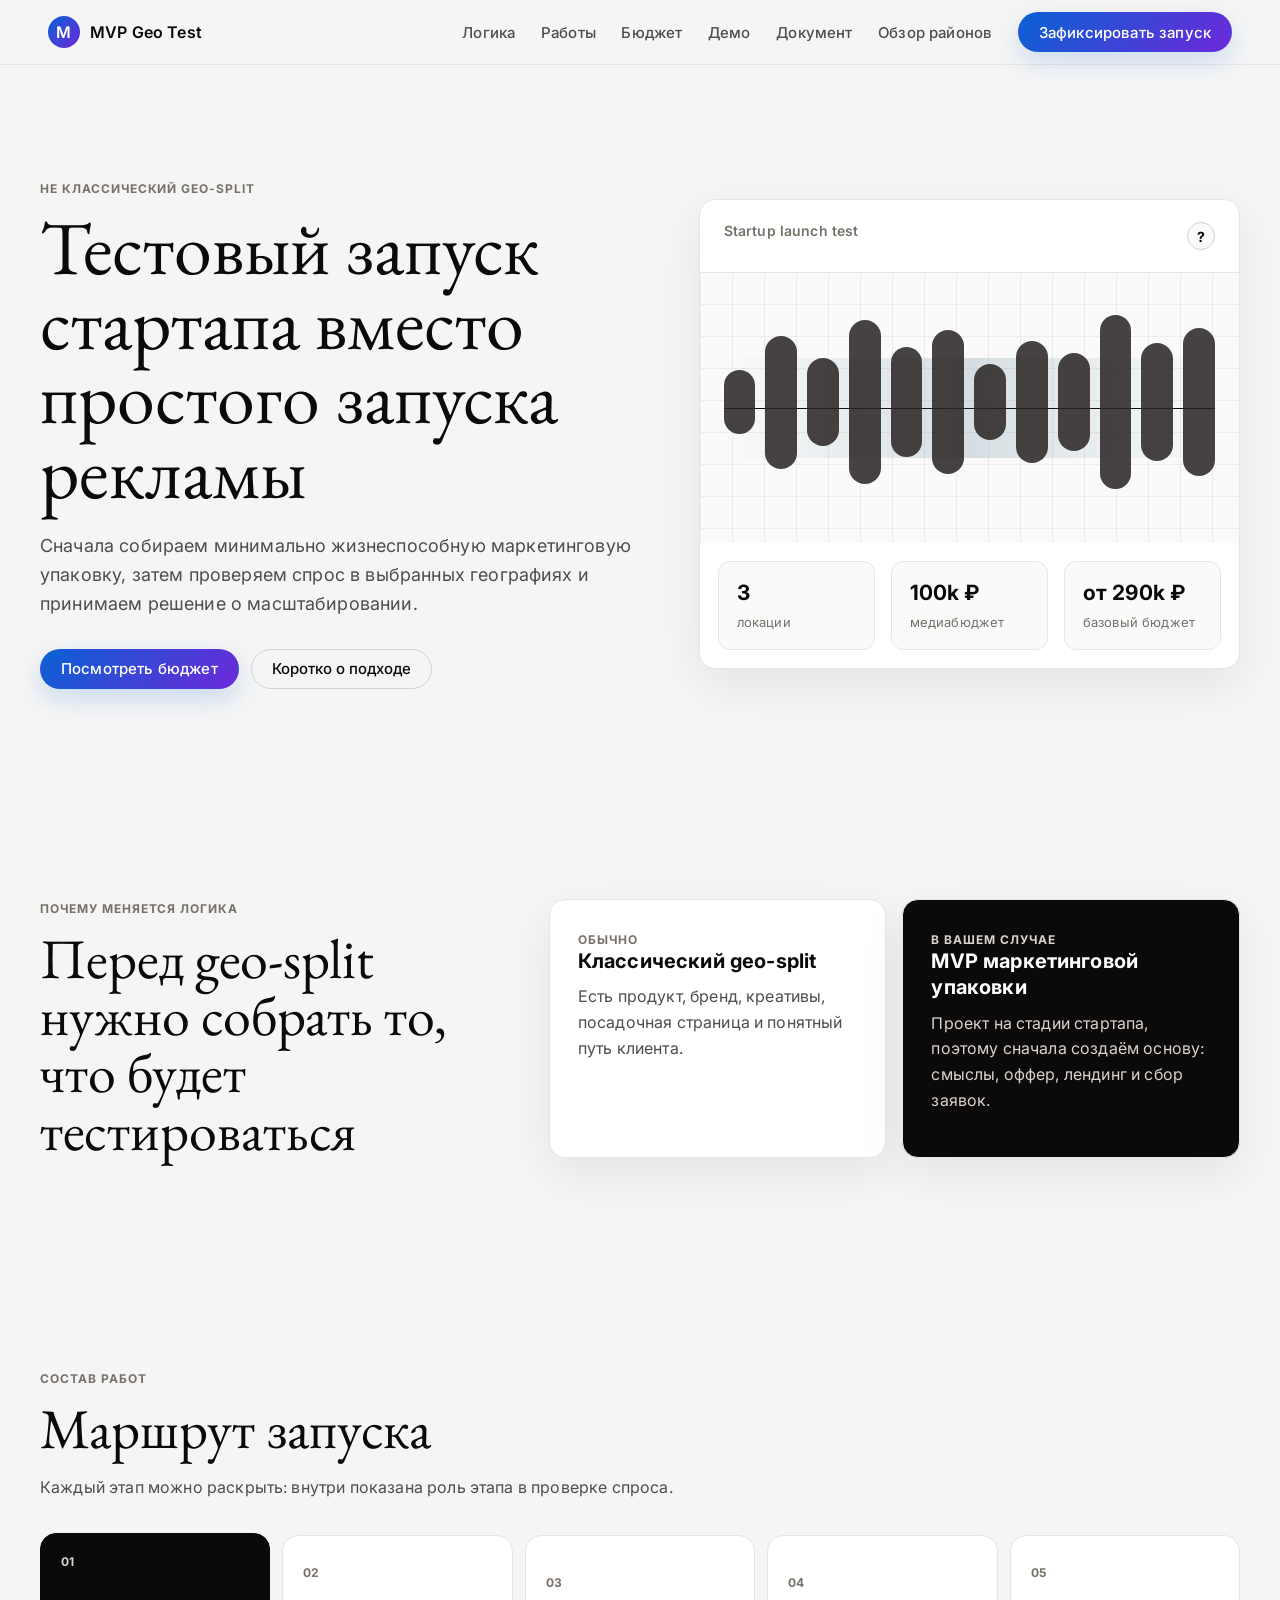
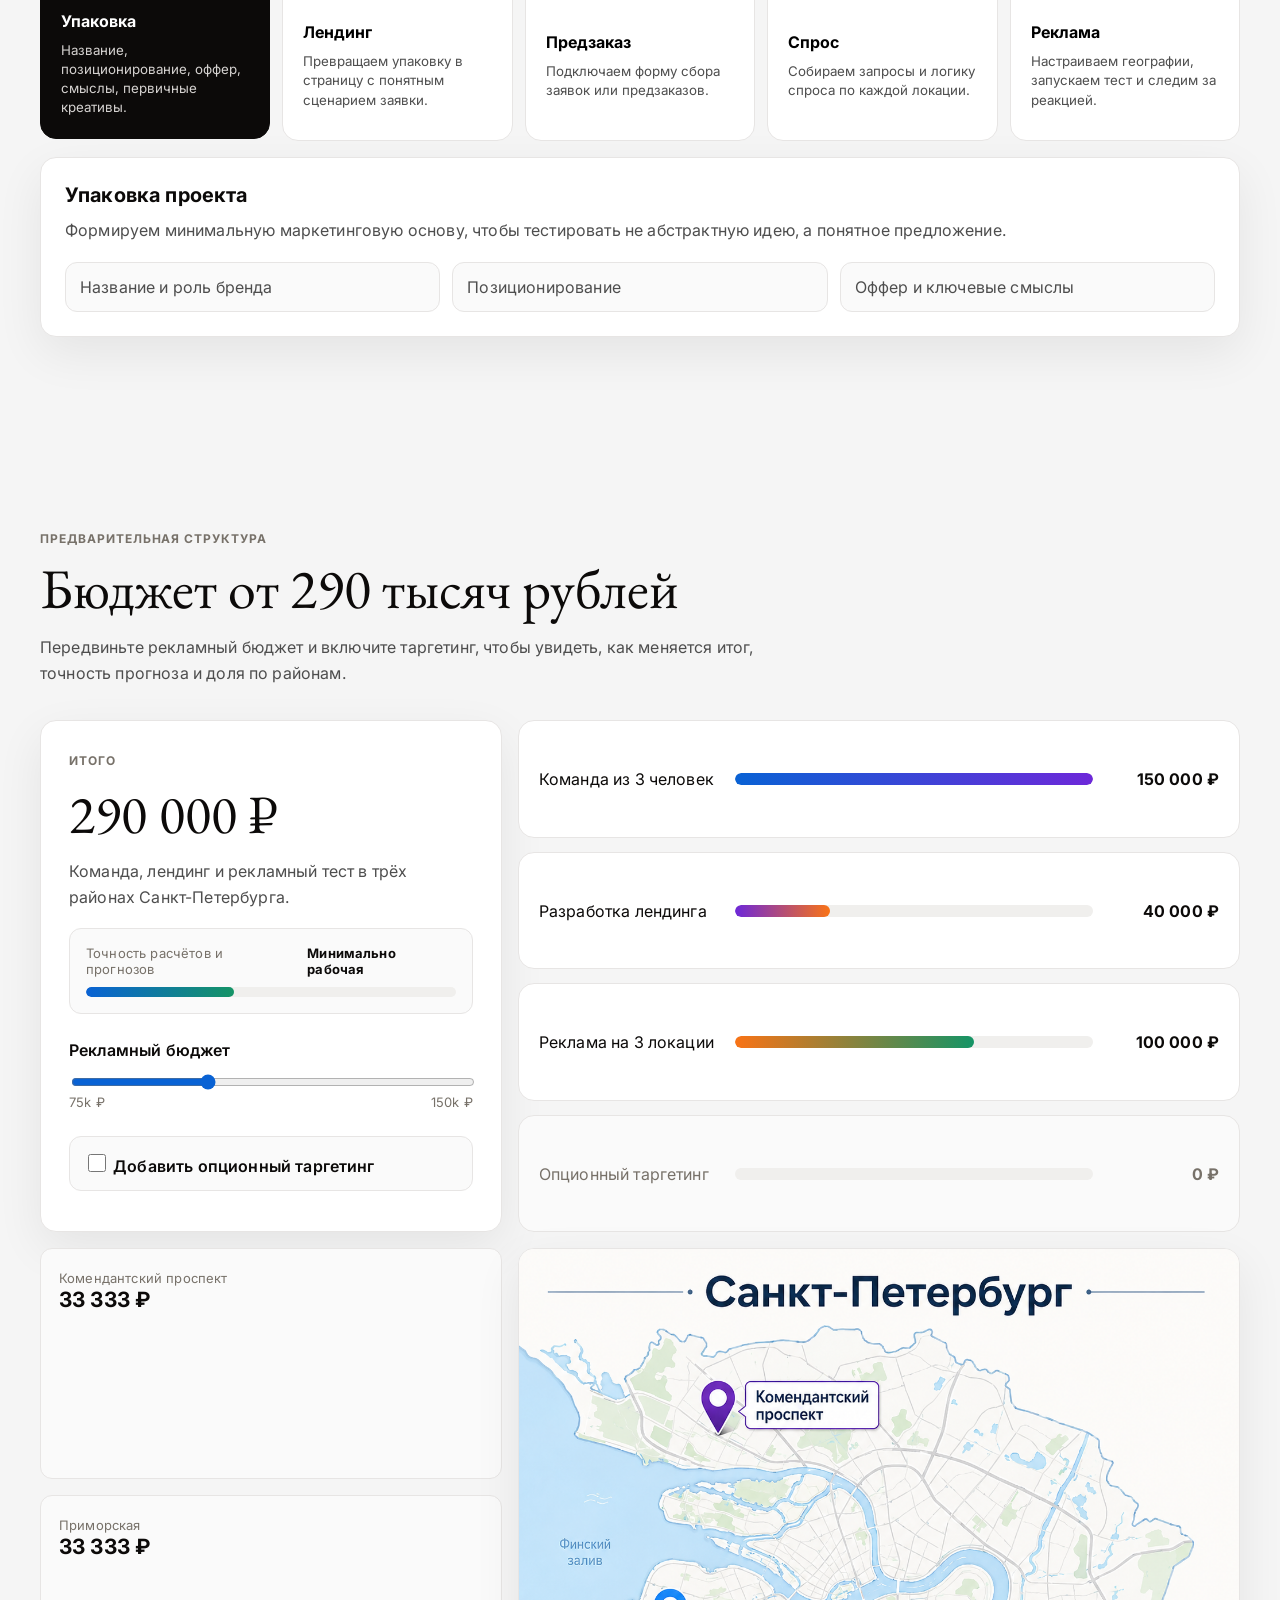
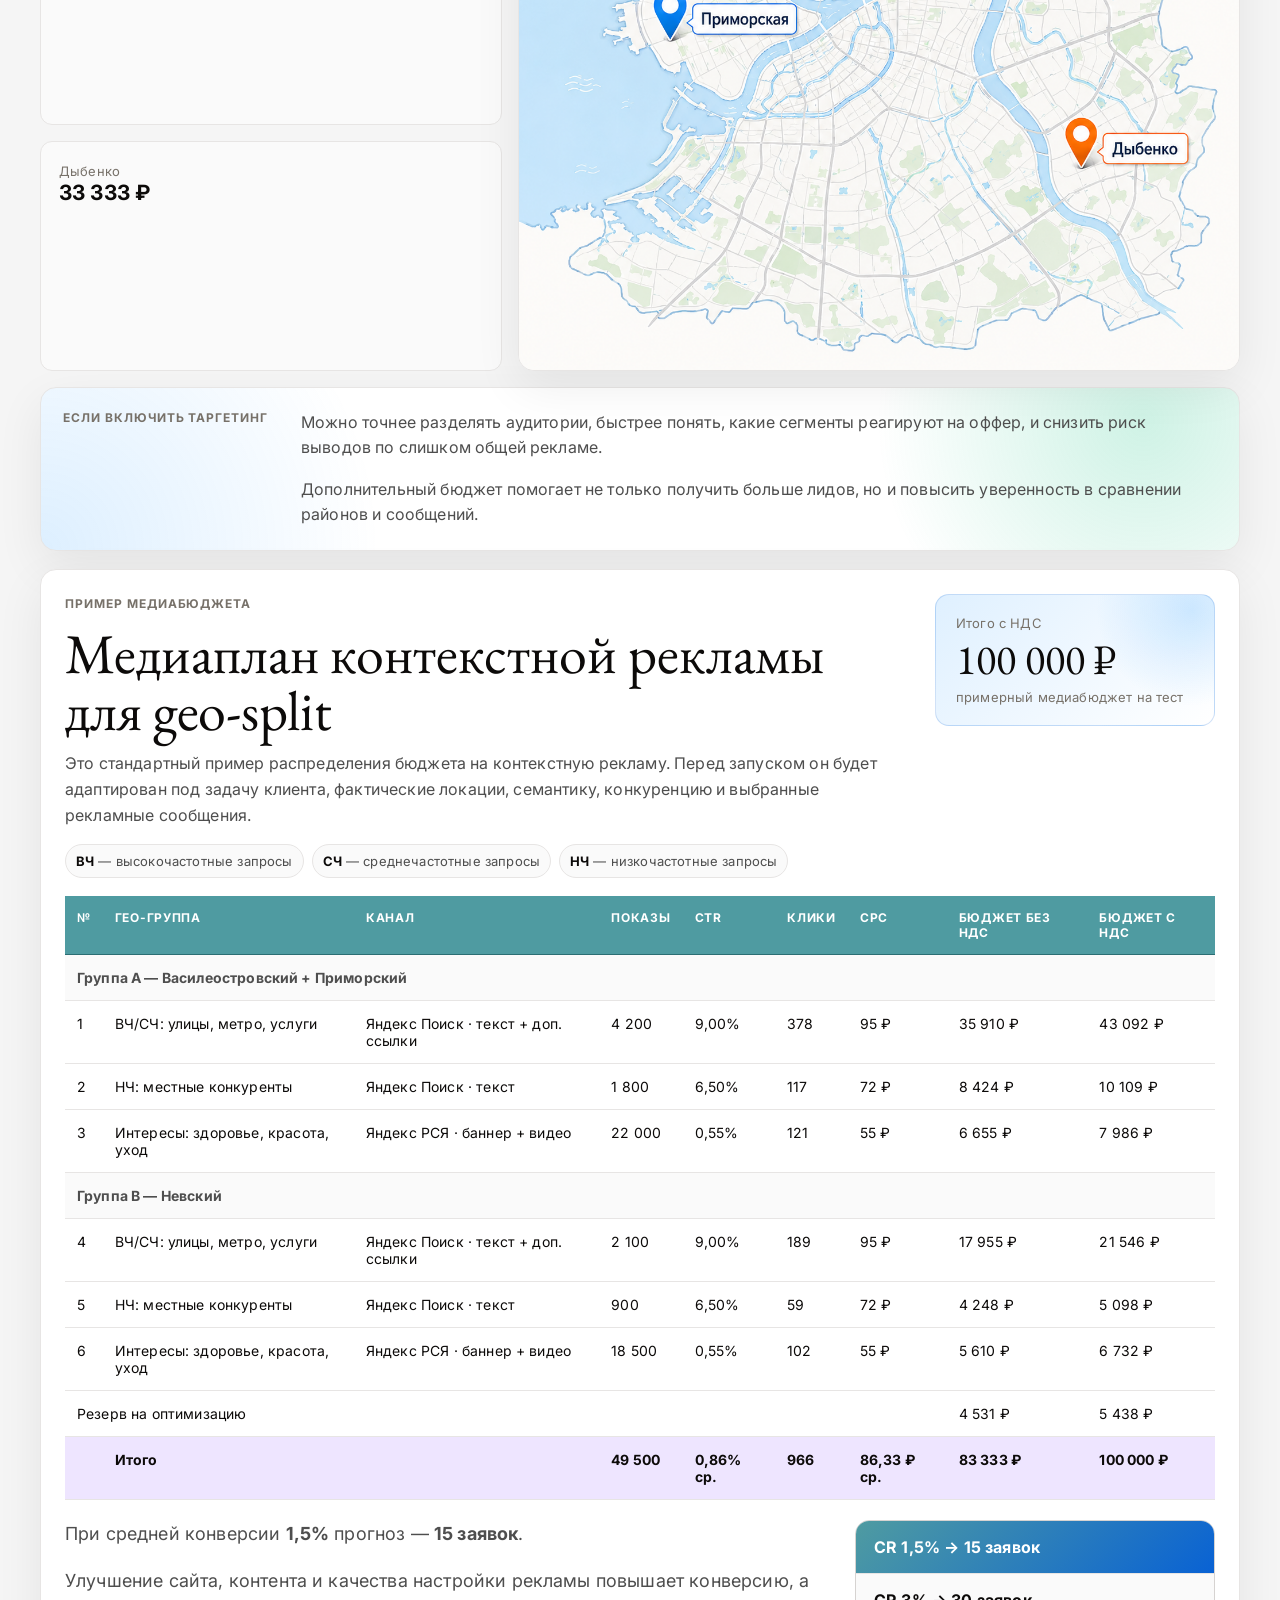
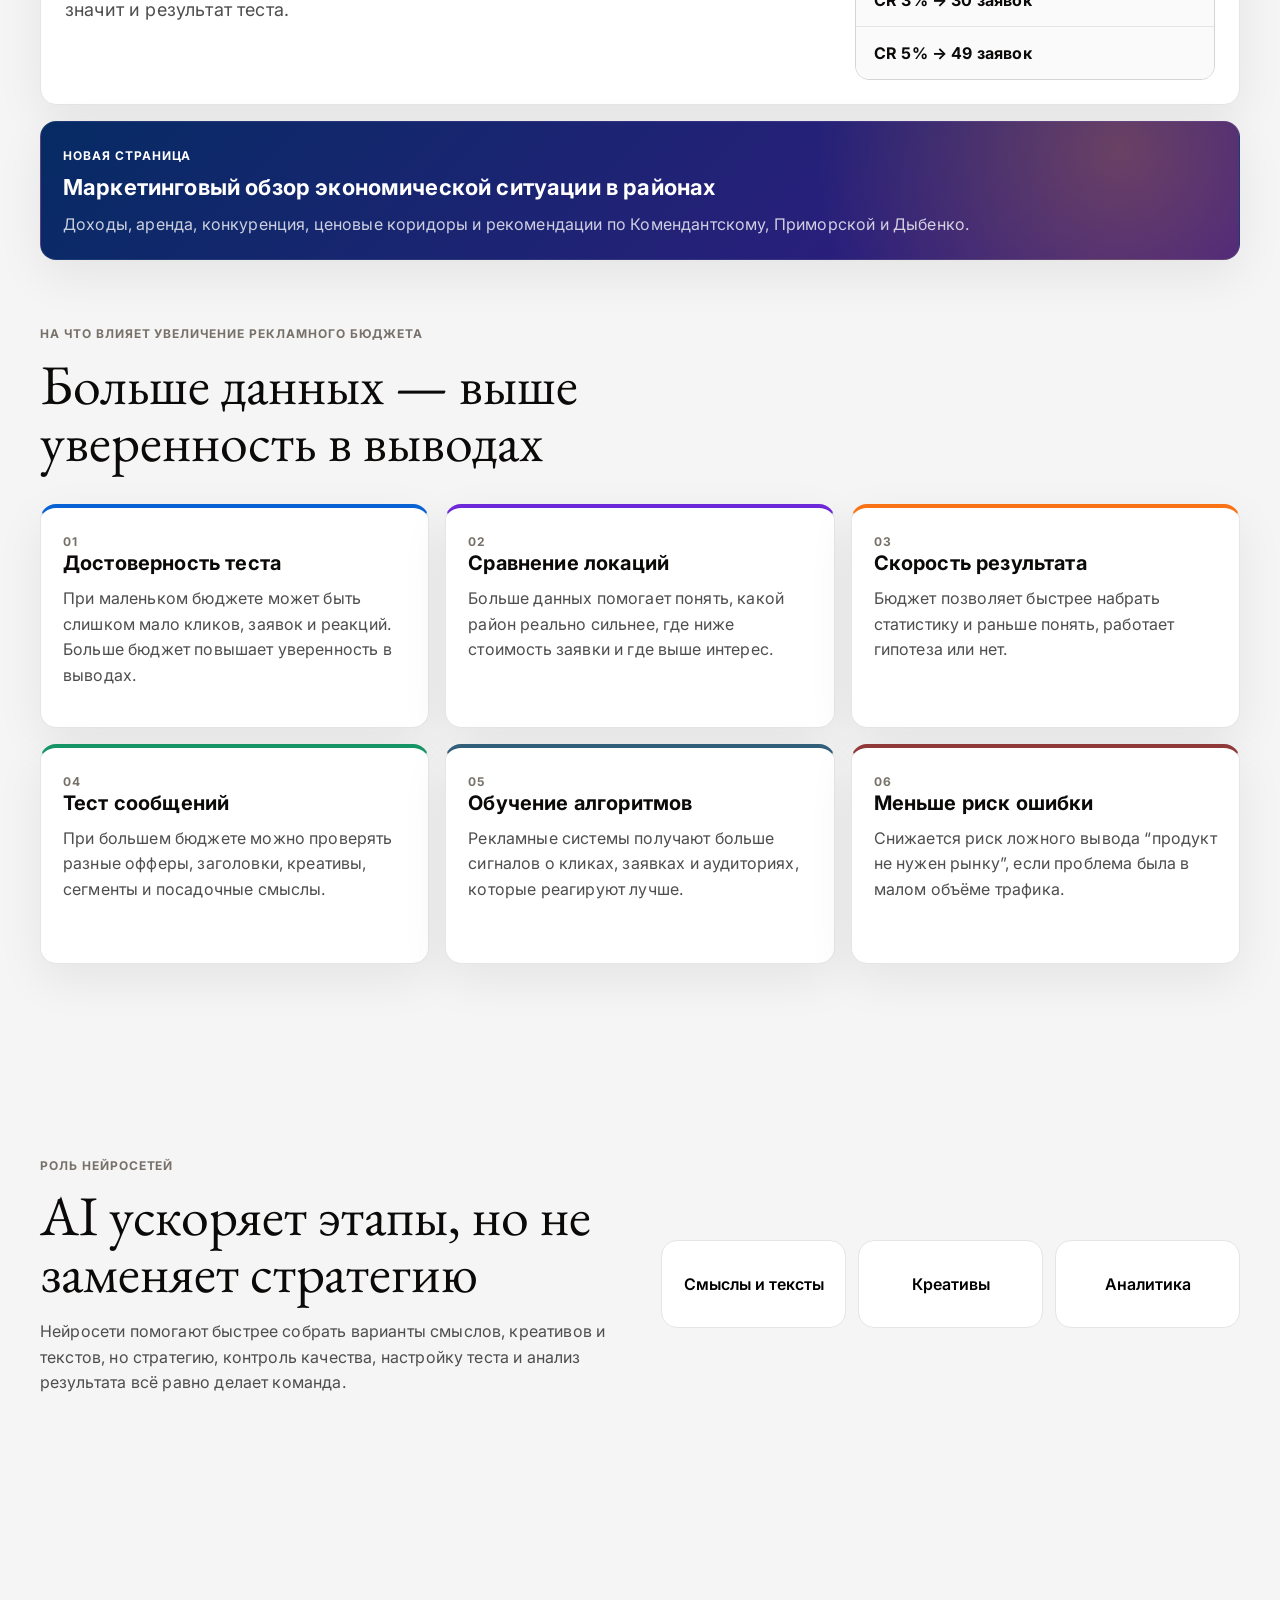
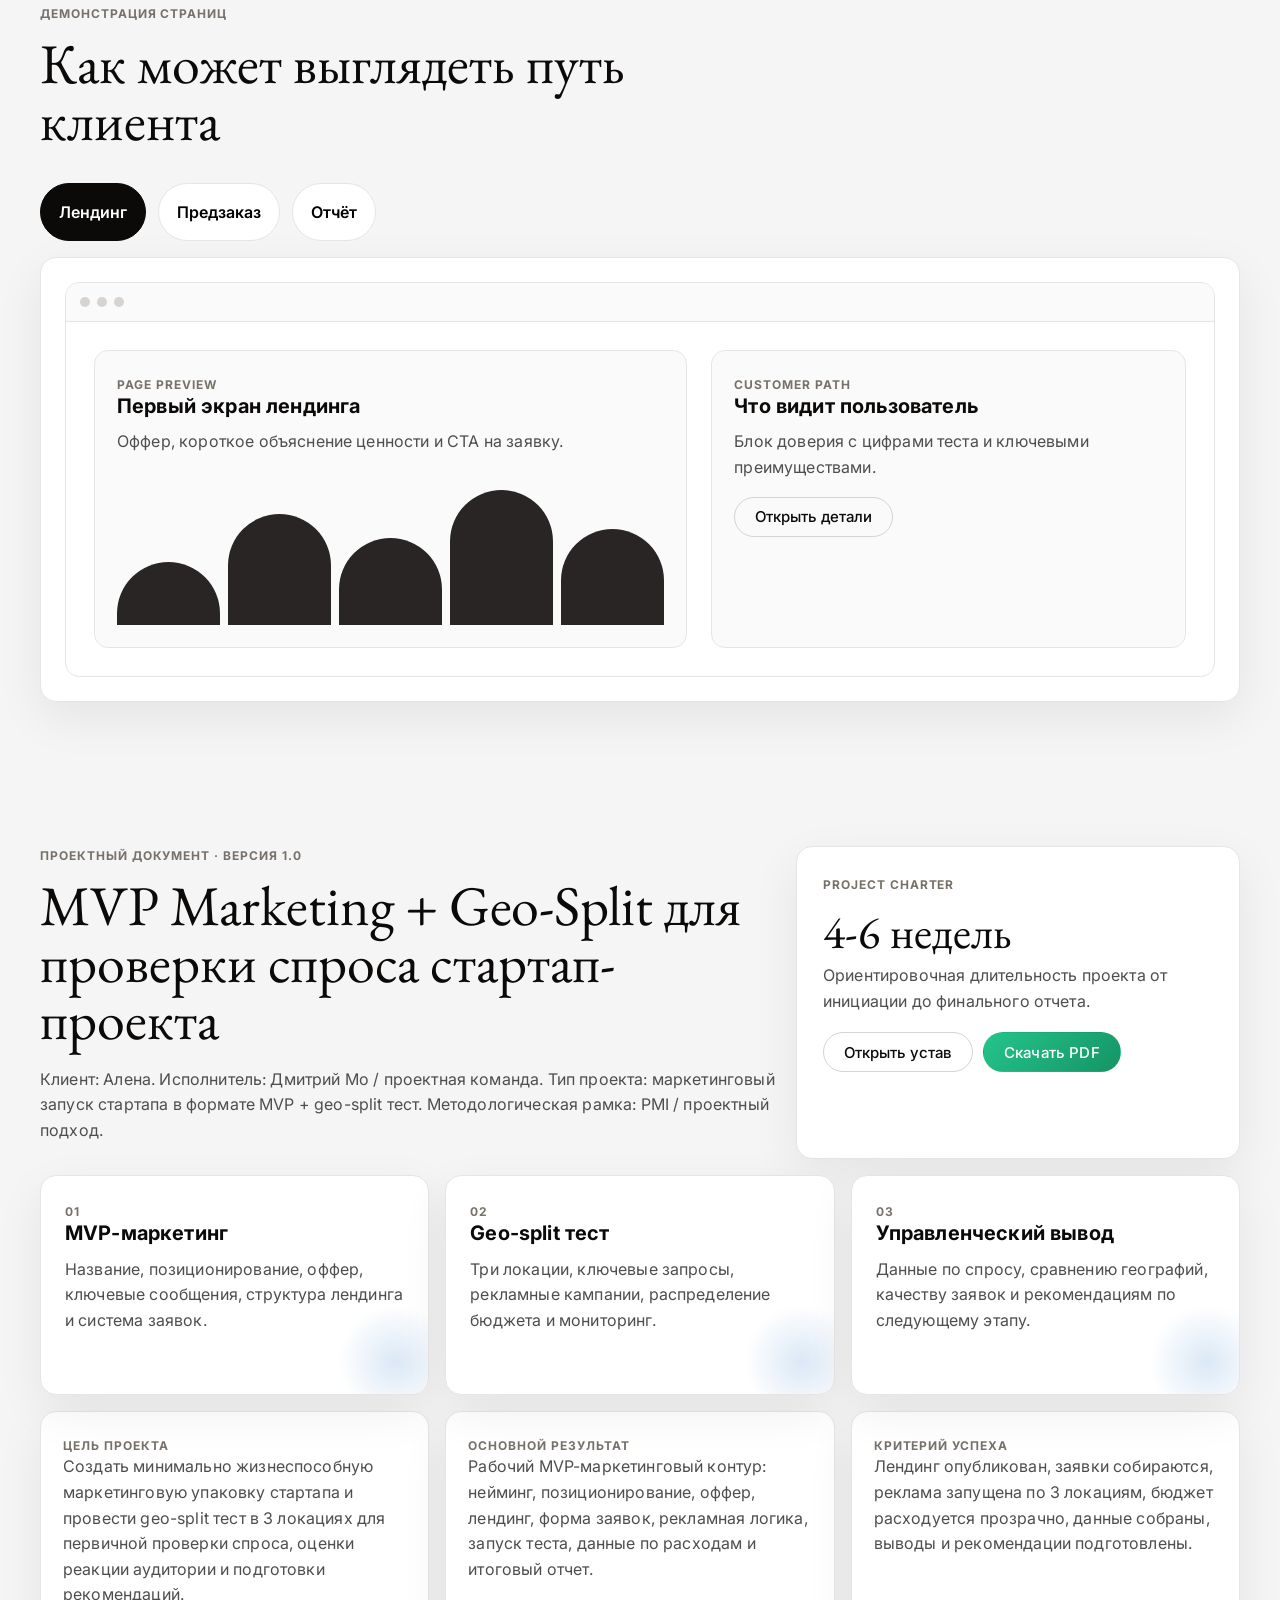
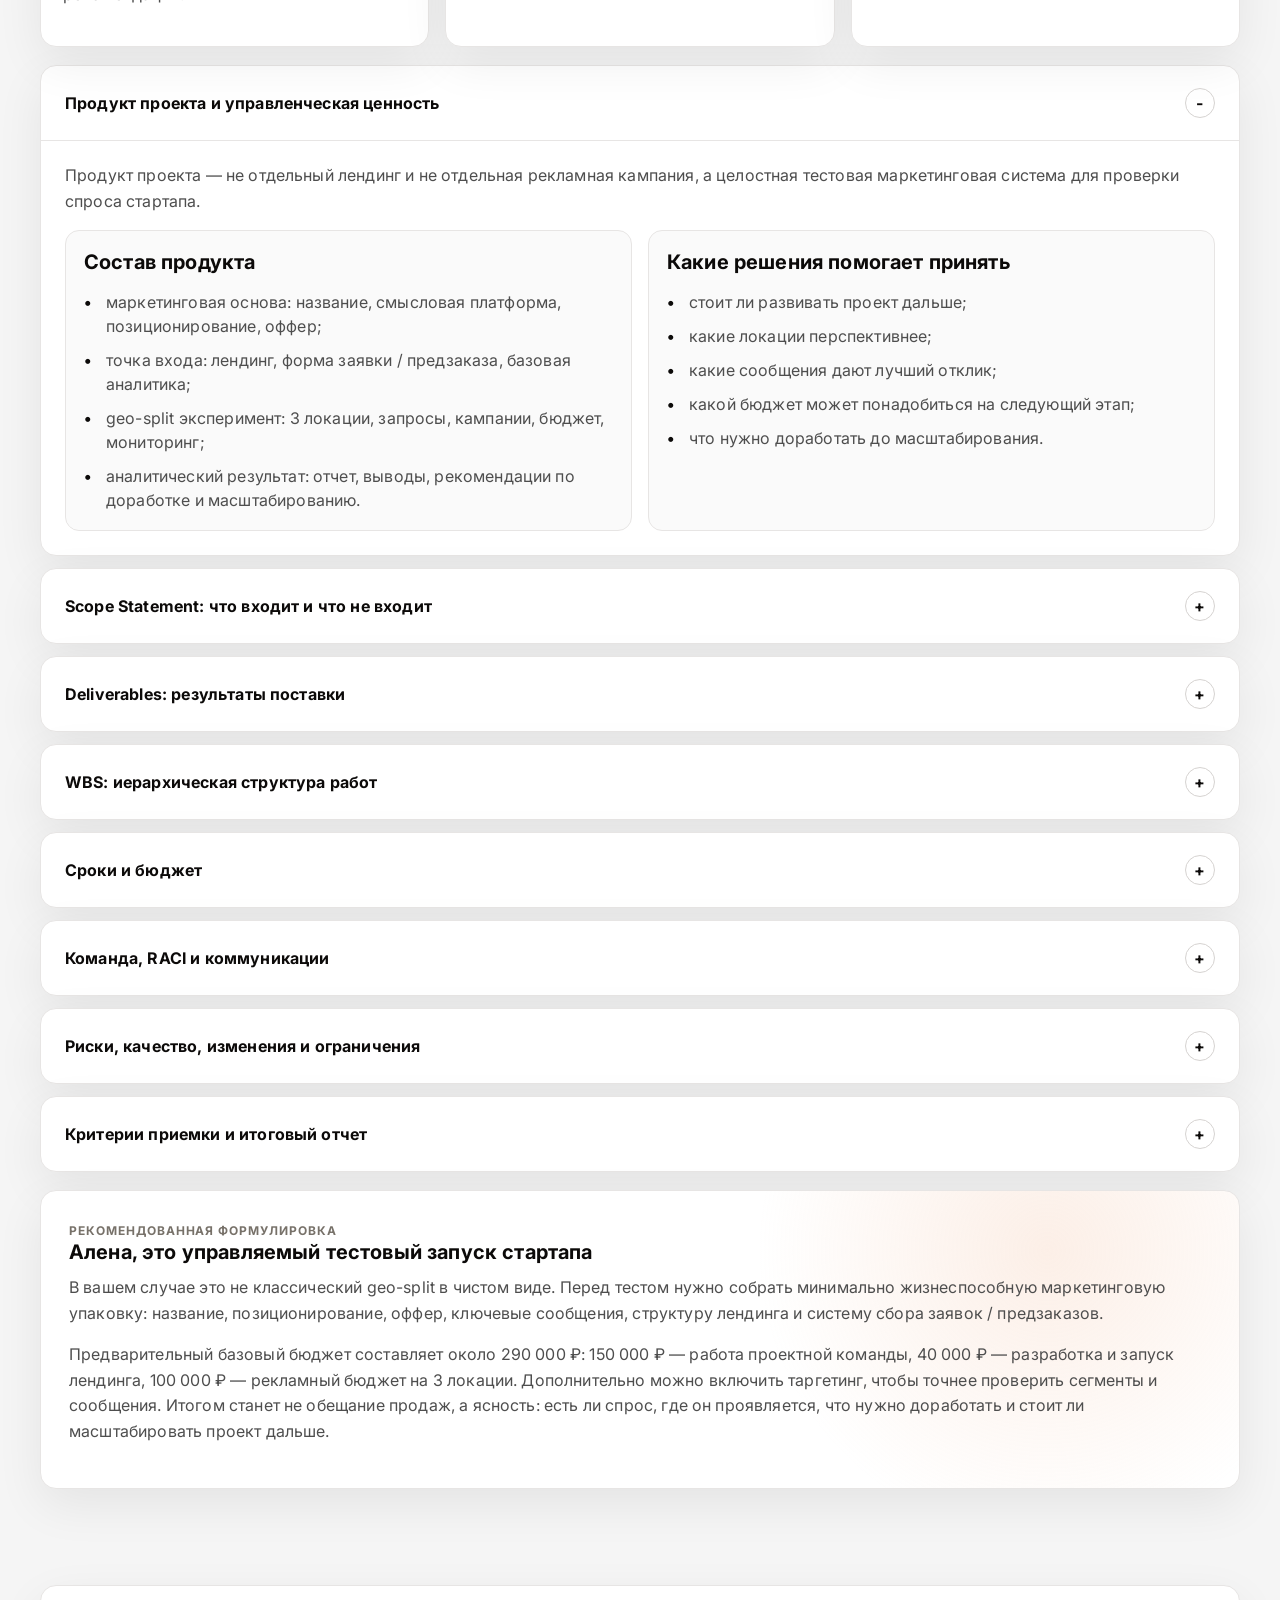
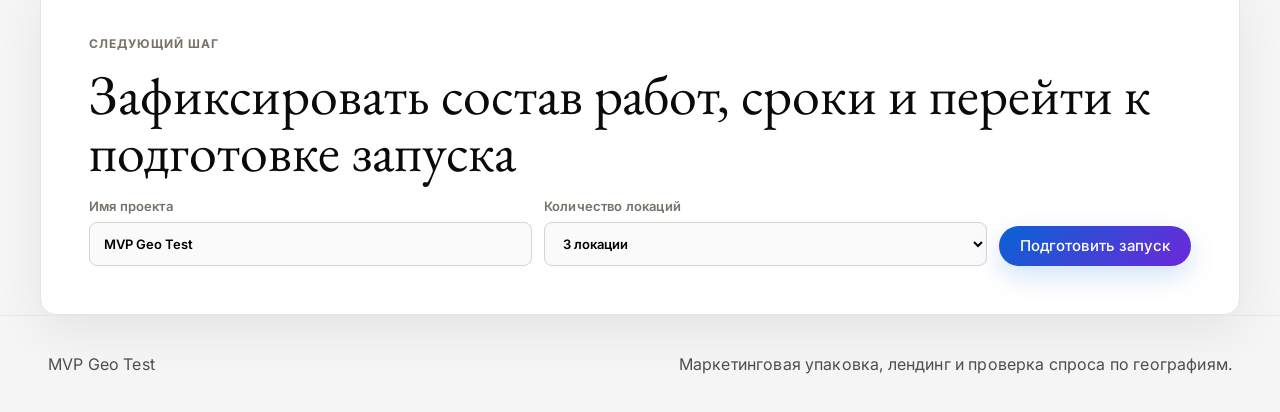
<file: index.html>
<!doctype html>
<html lang="ru">
  <head>
    <meta charset="UTF-8" />
    <meta name="viewport" content="width=device-width, initial-scale=1.0" />
    <meta
      name="description"
      content="Минималистичная презентация тестового запуска стартапа: маркетинговая упаковка, лендинг, сбор заявок и geo-тест по локациям."
    />
    <title>MVP Geo Test | Тестовый запуск стартапа</title>
    <link rel="preconnect" href="https://fonts.googleapis.com" />
    <link rel="preconnect" href="https://fonts.gstatic.com" crossorigin />
    <link
      href="https://fonts.googleapis.com/css2?family=EB+Garamond:wght@400;500&family=Inter:wght@400;500;600;700&display=swap"
      rel="stylesheet"
    />
    <link rel="stylesheet" href="styles.css" />
  </head>
  <body>
    <header class="site-header">
      <a class="brand" href="#top" aria-label="MVP Geo Test">
        <span class="brand-mark">M</span>
        <span>MVP Geo Test</span>
      </a>
      <button class="nav-toggle" type="button" aria-expanded="false" aria-controls="site-nav">
        <span></span>
        <span></span>
      </button>
      <nav id="site-nav" class="site-nav" aria-label="Главная навигация">
        <a href="#logic">Логика</a>
        <a href="#scope">Работы</a>
        <a href="#budget">Бюджет</a>
        <a href="#demo">Демо</a>
        <a href="#project-doc">Документ</a>
        <a href="market-overview.html">Обзор районов</a>
        <a class="nav-cta" href="#contact">Зафиксировать запуск</a>
      </nav>
    </header>

    <main id="top">
      <section class="hero section-shell">
        <div class="hero-copy">
          <p class="eyebrow">Не классический geo-split</p>
          <h1>Тестовый запуск стартапа вместо простого запуска рекламы</h1>
          <p class="hero-lead">
            Сначала собираем минимально жизнеспособную маркетинговую упаковку,
            затем проверяем спрос в выбранных географиях и принимаем решение о масштабировании.
          </p>
          <div class="hero-actions">
            <a class="button primary" href="#budget">Посмотреть бюджет</a>
            <button class="button outline" type="button" data-modal="summary-modal">Коротко о подходе</button>
          </div>
        </div>
        <aside class="signal-panel" aria-label="Сводка проекта">
          <div class="signal-top">
            <span>Startup launch test</span>
            <button class="icon-button" type="button" data-tooltip="Geo-split будет иметь смысл после базовой упаковки и лендинга.">?</button>
          </div>
          <div class="signal-visual" aria-hidden="true">
            <div class="pulse-line"></div>
            <div class="bars">
              <i style="height: 34%"></i>
              <i style="height: 70%"></i>
              <i style="height: 46%"></i>
              <i style="height: 86%"></i>
              <i style="height: 58%"></i>
              <i style="height: 76%"></i>
              <i style="height: 40%"></i>
              <i style="height: 64%"></i>
              <i style="height: 52%"></i>
              <i style="height: 92%"></i>
              <i style="height: 62%"></i>
              <i style="height: 78%"></i>
            </div>
          </div>
          <div class="metrics-grid">
            <div>
              <strong>3</strong>
              <span>локации</span>
            </div>
            <div>
              <strong>100k ₽</strong>
              <span>медиабюджет</span>
            </div>
            <div>
              <strong>от 290k ₽</strong>
              <span>базовый бюджет</span>
            </div>
          </div>
        </aside>
      </section>

      <section id="logic" class="section-shell split-section">
        <div>
          <p class="eyebrow">Почему меняется логика</p>
          <h2>Перед geo-split нужно собрать то, что будет тестироваться</h2>
        </div>
        <div class="comparison">
          <article>
            <span class="badge">Обычно</span>
            <h3>Классический geo-split</h3>
            <p>Есть продукт, бренд, креативы, посадочная страница и понятный путь клиента.</p>
          </article>
          <article class="featured">
            <span class="badge">В вашем случае</span>
            <h3>MVP маркетинговой упаковки</h3>
            <p>Проект на стадии стартапа, поэтому сначала создаём основу: смыслы, оффер, лендинг и сбор заявок.</p>
          </article>
        </div>
      </section>

      <section id="scope" class="section-shell">
        <div class="section-heading">
          <p class="eyebrow">Состав работ</p>
          <h2>Маршрут запуска</h2>
          <p>Каждый этап можно раскрыть: внутри показана роль этапа в проверке спроса.</p>
        </div>
        <div class="timeline" data-active-step="0">
          <button class="step is-active" type="button" data-step="0">
            <span>01</span>
            <strong>Упаковка</strong>
            <small>Название, позиционирование, оффер, смыслы, первичные креативы.</small>
          </button>
          <button class="step" type="button" data-step="1">
            <span>02</span>
            <strong>Лендинг</strong>
            <small>Превращаем упаковку в страницу с понятным сценарием заявки.</small>
          </button>
          <button class="step" type="button" data-step="2">
            <span>03</span>
            <strong>Предзаказ</strong>
            <small>Подключаем форму сбора заявок или предзаказов.</small>
          </button>
          <button class="step" type="button" data-step="3">
            <span>04</span>
            <strong>Спрос</strong>
            <small>Собираем запросы и логику спроса по каждой локации.</small>
          </button>
          <button class="step" type="button" data-step="4">
            <span>05</span>
            <strong>Реклама</strong>
            <small>Настраиваем географии, запускаем тест и следим за реакцией.</small>
          </button>
        </div>
        <div class="stage-detail" id="stage-detail" aria-live="polite"></div>
      </section>

      <section id="budget" class="section-shell budget-section">
        <div class="section-heading">
          <p class="eyebrow">Предварительная структура</p>
          <h2>Бюджет от 290 тысяч рублей</h2>
          <p>Передвиньте рекламный бюджет и включите таргетинг, чтобы увидеть, как меняется итог, точность прогноза и доля по районам.</p>
        </div>
        <div class="budget-layout">
          <div class="budget-card total-card">
            <span class="label">Итого</span>
            <strong id="total-budget">290 000 ₽</strong>
            <p>Команда, лендинг и рекламный тест в трёх районах Санкт-Петербурга.</p>
            <div class="confidence-meter">
              <div>
                <span>Точность расчётов и прогнозов</span>
                <b id="confidence-label">Минимально рабочая</b>
              </div>
              <i><em id="confidence-bar"></em></i>
            </div>
            <label for="ad-slider">Рекламный бюджет</label>
            <input id="ad-slider" type="range" min="75000" max="150000" step="5000" value="100000" />
            <div class="slider-row">
              <span>75k ₽</span>
              <span>150k ₽</span>
            </div>
            <label class="toggle-row" for="target-toggle">
              <input id="target-toggle" type="checkbox" />
              <span>Добавить опционный таргетинг</span>
            </label>
            <div class="target-options" id="target-options" hidden>
              <label for="target-slider">Бюджет таргетинга</label>
              <input id="target-slider" type="range" min="20000" max="100000" step="5000" value="40000" />
              <div class="slider-row">
                <span>20k ₽</span>
                <span>100k ₽</span>
              </div>
            </div>
          </div>
          <div class="budget-bars" aria-label="Диаграмма бюджета">
            <div class="budget-row" data-base="150000">
              <span>Команда из 3 человек</span>
              <div><i id="team-bar"></i></div>
              <b>150 000 ₽</b>
            </div>
            <div class="budget-row" data-base="40000">
              <span>Разработка лендинга</span>
              <div><i id="landing-bar"></i></div>
              <b>40 000 ₽</b>
            </div>
            <div class="budget-row">
              <span>Реклама на 3 локации</span>
              <div><i id="ad-bar"></i></div>
              <b id="ad-budget">100 000 ₽</b>
            </div>
            <div class="budget-row target-row is-muted" id="target-row">
              <span>Опционный таргетинг</span>
              <div><i id="target-bar"></i></div>
              <b id="target-budget">0 ₽</b>
            </div>
          </div>
        </div>
        <div class="geo-layout">
          <div class="location-cards">
            <article>
              <span>Комендантский проспект</span>
              <strong id="loc-a">33 333 ₽</strong>
            </article>
            <article>
              <span>Приморская</span>
              <strong id="loc-b">33 333 ₽</strong>
            </article>
            <article>
              <span>Дыбенко</span>
              <strong id="loc-c">33 333 ₽</strong>
            </article>
          </div>
          <div class="map-image-card" aria-label="Карта тестовых районов Санкт-Петербурга">
            <img src="assets/spb-district-map.png" alt="Карта Санкт-Петербурга с районами Комендантский проспект, Приморская и Дыбенко" />
          </div>
        </div>
        <div class="target-benefits" id="target-benefits" hidden>
          <span class="badge">Если включить таргетинг</span>
          <div>
            <p>Можно точнее разделять аудитории, быстрее понять, какие сегменты реагируют на оффер, и снизить риск выводов по слишком общей рекламе.</p>
            <p>Дополнительный бюджет помогает не только получить больше лидов, но и повысить уверенность в сравнении районов и сообщений.</p>
          </div>
        </div>
        <div class="media-plan-card">
          <div class="media-plan-head">
            <div>
              <p class="eyebrow">Пример медиабюджета</p>
              <h2>Медиаплан контекстной рекламы для geo-split</h2>
              <p>
                Это стандартный пример распределения бюджета на контекстную рекламу.
                Перед запуском он будет адаптирован под задачу клиента, фактические локации,
                семантику, конкуренцию и выбранные рекламные сообщения.
              </p>
              <div class="frequency-legend" aria-label="Расшифровка частотности запросов">
                <span><strong>ВЧ</strong> — высокочастотные запросы</span>
                <span><strong>СЧ</strong> — среднечастотные запросы</span>
                <span><strong>НЧ</strong> — низкочастотные запросы</span>
              </div>
            </div>
            <div class="media-total">
              <span>Итого с НДС</span>
              <strong>100 000 ₽</strong>
              <small>примерный медиабюджет на тест</small>
            </div>
          </div>
          <div class="table-wrap media-plan-table">
            <table>
              <thead>
                <tr>
                  <th>№</th>
                  <th>Гео-группа</th>
                  <th>Канал</th>
                  <th>Показы</th>
                  <th>CTR</th>
                  <th>Клики</th>
                  <th>CPC</th>
                  <th>Бюджет без НДС</th>
                  <th>Бюджет с НДС</th>
                </tr>
              </thead>
              <tbody>
                <tr class="media-group"><td colspan="9">Группа A — Василеостровский + Приморский</td></tr>
                <tr><td>1</td><td>ВЧ/СЧ: улицы, метро, услуги</td><td>Яндекс Поиск · текст + доп. ссылки</td><td>4 200</td><td>9,00%</td><td>378</td><td>95 ₽</td><td>35 910 ₽</td><td>43 092 ₽</td></tr>
                <tr><td>2</td><td>НЧ: местные конкуренты</td><td>Яндекс Поиск · текст</td><td>1 800</td><td>6,50%</td><td>117</td><td>72 ₽</td><td>8 424 ₽</td><td>10 109 ₽</td></tr>
                <tr><td>3</td><td>Интересы: здоровье, красота, уход</td><td>Яндекс РСЯ · баннер + видео</td><td>22 000</td><td>0,55%</td><td>121</td><td>55 ₽</td><td>6 655 ₽</td><td>7 986 ₽</td></tr>
                <tr class="media-group"><td colspan="9">Группа B — Невский</td></tr>
                <tr><td>4</td><td>ВЧ/СЧ: улицы, метро, услуги</td><td>Яндекс Поиск · текст + доп. ссылки</td><td>2 100</td><td>9,00%</td><td>189</td><td>95 ₽</td><td>17 955 ₽</td><td>21 546 ₽</td></tr>
                <tr><td>5</td><td>НЧ: местные конкуренты</td><td>Яндекс Поиск · текст</td><td>900</td><td>6,50%</td><td>59</td><td>72 ₽</td><td>4 248 ₽</td><td>5 098 ₽</td></tr>
                <tr><td>6</td><td>Интересы: здоровье, красота, уход</td><td>Яндекс РСЯ · баннер + видео</td><td>18 500</td><td>0,55%</td><td>102</td><td>55 ₽</td><td>5 610 ₽</td><td>6 732 ₽</td></tr>
                <tr><td colspan="7">Резерв на оптимизацию</td><td>4 531 ₽</td><td>5 438 ₽</td></tr>
                <tr class="media-summary"><td></td><td colspan="2">Итого</td><td>49 500</td><td>0,86% ср.</td><td>966</td><td>86,33 ₽ ср.</td><td>83 333 ₽</td><td>100 000 ₽</td></tr>
              </tbody>
            </table>
          </div>
          <div class="conversion-note">
            <div>
              <p>При средней конверсии <strong>1,5%</strong> прогноз — <strong>15 заявок</strong>.</p>
              <p>Улучшение сайта, контента и качества настройки рекламы повышает конверсию, а значит и результат теста.</p>
            </div>
            <div class="conversion-table">
              <span>CR 1,5% → 15 заявок</span>
              <span>CR 3% → 30 заявок</span>
              <span>CR 5% → 49 заявок</span>
            </div>
          </div>
        </div>
        <a class="district-link-card" href="market-overview.html">
          <span class="badge">Новая страница</span>
          <strong>Маркетинговый обзор экономической ситуации в районах</strong>
          <p>Доходы, аренда, конкуренция, ценовые коридоры и рекомендации по Комендантскому, Приморской и Дыбенко.</p>
        </a>
        <div class="budget-impact">
          <div class="section-heading">
            <p class="eyebrow">На что влияет увеличение рекламного бюджета</p>
            <h2>Больше данных — выше уверенность в выводах</h2>
          </div>
          <div class="impact-grid">
            <article><span>01</span><h3>Достоверность теста</h3><p>При маленьком бюджете может быть слишком мало кликов, заявок и реакций. Больше бюджет повышает уверенность в выводах.</p></article>
            <article><span>02</span><h3>Сравнение локаций</h3><p>Больше данных помогает понять, какой район реально сильнее, где ниже стоимость заявки и где выше интерес.</p></article>
            <article><span>03</span><h3>Скорость результата</h3><p>Бюджет позволяет быстрее набрать статистику и раньше понять, работает гипотеза или нет.</p></article>
            <article><span>04</span><h3>Тест сообщений</h3><p>При большем бюджете можно проверять разные офферы, заголовки, креативы, сегменты и посадочные смыслы.</p></article>
            <article><span>05</span><h3>Обучение алгоритмов</h3><p>Рекламные системы получают больше сигналов о кликах, заявках и аудиториях, которые реагируют лучше.</p></article>
            <article><span>06</span><h3>Меньше риск ошибки</h3><p>Снижается риск ложного вывода “продукт не нужен рынку”, если проблема была в малом объёме трафика.</p></article>
          </div>
        </div>
      </section>

      <section class="section-shell ai-section">
        <div>
          <p class="eyebrow">Роль нейросетей</p>
          <h2>AI ускоряет этапы, но не заменяет стратегию</h2>
          <p>
            Нейросети помогают быстрее собрать варианты смыслов, креативов и текстов,
            но стратегию, контроль качества, настройку теста и анализ результата всё равно делает команда.
          </p>
        </div>
        <div class="ai-grid">
          <button type="button" data-modal="ai-copy">Смыслы и тексты</button>
          <button type="button" data-modal="ai-creative">Креативы</button>
          <button type="button" data-modal="ai-analysis">Аналитика</button>
        </div>
      </section>

      <section id="demo" class="section-shell demo-section">
        <div class="section-heading">
          <p class="eyebrow">Демонстрация страниц</p>
          <h2>Как может выглядеть путь клиента</h2>
        </div>
        <div class="tabs" role="tablist" aria-label="Демо страниц">
          <button class="tab is-active" type="button" role="tab" aria-selected="true" data-page="landing">Лендинг</button>
          <button class="tab" type="button" role="tab" aria-selected="false" data-page="preorder">Предзаказ</button>
          <button class="tab" type="button" role="tab" aria-selected="false" data-page="report">Отчёт</button>
        </div>
        <div class="page-preview" id="page-preview"></div>
      </section>

      <section id="project-doc" class="section-shell project-doc">
        <div class="doc-hero">
          <div>
            <p class="eyebrow">Проектный документ · версия 1.0</p>
            <h2>MVP Marketing + Geo-Split для проверки спроса стартап-проекта</h2>
            <p>
              Клиент: Алена. Исполнитель: Дмитрий Мо / проектная команда.
              Тип проекта: маркетинговый запуск стартапа в формате MVP + geo-split тест.
              Методологическая рамка: PMI / проектный подход.
            </p>
          </div>
          <div class="doc-passport">
            <span class="badge">Project Charter</span>
            <strong>4-6 недель</strong>
            <p>Ориентировочная длительность проекта от инициации до финального отчета.</p>
            <div class="doc-actions">
              <button class="button outline" type="button" data-modal="charter-modal">Открыть устав</button>
              <a
                class="button accent-green"
                href="assets/project-document-mvp-geo-split.pdf"
                download="Проектный документ MVP Marketing + Geo-Split.pdf"
              >
                Скачать PDF
              </a>
            </div>
          </div>
        </div>

        <div class="doc-flow" aria-label="Логика проектного запуска">
          <article>
            <span>01</span>
            <h3>MVP-маркетинг</h3>
            <p>Название, позиционирование, оффер, ключевые сообщения, структура лендинга и система заявок.</p>
          </article>
          <article>
            <span>02</span>
            <h3>Geo-split тест</h3>
            <p>Три локации, ключевые запросы, рекламные кампании, распределение бюджета и мониторинг.</p>
          </article>
          <article>
            <span>03</span>
            <h3>Управленческий вывод</h3>
            <p>Данные по спросу, сравнению географий, качеству заявок и рекомендациям по следующему этапу.</p>
          </article>
        </div>

        <div class="doc-grid">
          <article class="doc-card">
            <span class="badge">Цель проекта</span>
            <p>
              Создать минимально жизнеспособную маркетинговую упаковку стартапа и провести geo-split тест
              в 3 локациях для первичной проверки спроса, оценки реакции аудитории и подготовки рекомендаций.
            </p>
          </article>
          <article class="doc-card">
            <span class="badge">Основной результат</span>
            <p>
              Рабочий MVP-маркетинговый контур: нейминг, позиционирование, оффер, лендинг, форма заявок,
              рекламная логика, запуск теста, данные по расходам и итоговый отчет.
            </p>
          </article>
          <article class="doc-card">
            <span class="badge">Критерий успеха</span>
            <p>
              Лендинг опубликован, заявки собираются, реклама запущена по 3 локациям, бюджет расходуется
              прозрачно, данные собраны, выводы и рекомендации подготовлены.
            </p>
          </article>
        </div>

        <details class="doc-section" open>
          <summary>Продукт проекта и управленческая ценность</summary>
          <div class="doc-section-body">
            <p>
              Продукт проекта — не отдельный лендинг и не отдельная рекламная кампания, а целостная тестовая
              маркетинговая система для проверки спроса стартапа.
            </p>
            <div class="doc-columns">
              <div>
                <h3>Состав продукта</h3>
                <ul class="check-list">
                  <li>маркетинговая основа: название, смысловая платформа, позиционирование, оффер;</li>
                  <li>точка входа: лендинг, форма заявки / предзаказа, базовая аналитика;</li>
                  <li>geo-split эксперимент: 3 локации, запросы, кампании, бюджет, мониторинг;</li>
                  <li>аналитический результат: отчет, выводы, рекомендации по доработке и масштабированию.</li>
                </ul>
              </div>
              <div>
                <h3>Какие решения помогает принять</h3>
                <ul class="check-list">
                  <li>стоит ли развивать проект дальше;</li>
                  <li>какие локации перспективнее;</li>
                  <li>какие сообщения дают лучший отклик;</li>
                  <li>какой бюджет может понадобиться на следующий этап;</li>
                  <li>что нужно доработать до масштабирования.</li>
                </ul>
              </div>
            </div>
          </div>
        </details>

        <details class="doc-section">
          <summary>Scope Statement: что входит и что не входит</summary>
          <div class="doc-section-body">
            <div class="scope-matrix">
              <div>
                <h3>Входит в объем</h3>
                <ul class="check-list">
                  <li>анализ исходной идеи, аудитории и рыночной гипотезы;</li>
                  <li>рабочее название, позиционирование, оффер и ключевые сообщения;</li>
                  <li>структура и тексты лендинга, логика заявки / предзаказа;</li>
                  <li>сборка лендинга и техническая проверка;</li>
                  <li>выбор 3 локаций, запросы, структура кампаний и запуск рекламы;</li>
                  <li>мониторинг бюджета, заявок, качества спроса и финальный отчет.</li>
                </ul>
              </div>
              <div>
                <h3>Не входит без отдельного согласования</h3>
                <ul class="check-list muted-list">
                  <li>полноценный брендбук и регистрация товарного знака;</li>
                  <li>глубокие социологические исследования и годовая продуктовая стратегия;</li>
                  <li>сложные видеокреативы, фотосъемка, интернет-магазин;</li>
                  <li>CRM-интеграции высокого уровня и работа отдела продаж;</li>
                  <li>масштабирование рекламных кампаний после теста;</li>
                  <li>длительное сопровождение после завершения тестового периода.</li>
                </ul>
              </div>
            </div>
          </div>
        </details>

        <details class="doc-section">
          <summary>Deliverables: результаты поставки</summary>
          <div class="doc-section-body table-wrap">
            <table>
              <thead>
                <tr>
                  <th>№</th>
                  <th>Результат</th>
                  <th>Описание</th>
                  <th>Формат</th>
                </tr>
              </thead>
              <tbody>
                <tr><td>1</td><td>Базовая стратегия MVP</td><td>Смысловая рамка, аудитория, оффер, позиционирование</td><td>Документ / презентация</td></tr>
                <tr><td>2</td><td>Рабочее название</td><td>Вариант нейминга для тестового запуска</td><td>Список / выбранный вариант</td></tr>
                <tr><td>3</td><td>Маркетинговый кит</td><td>Ключевые смыслы, сообщения, структура оффера</td><td>Документ</td></tr>
                <tr><td>4</td><td>Структура лендинга</td><td>Блоки страницы и логика подачи</td><td>Документ / прототип</td></tr>
                <tr><td>5</td><td>Тексты лендинга</td><td>Заголовки, описания, CTA, формы</td><td>Текстовый документ</td></tr>
                <tr><td>6</td><td>Лендинг</td><td>Рабочая посадочная страница</td><td>Web-страница</td></tr>
                <tr><td>7</td><td>Система предзаказа / заявки</td><td>Форма фиксации интереса</td><td>Форма / таблица / CRM-lite</td></tr>
                <tr><td>8</td><td>Семантика по локациям</td><td>Ключевые запросы по 3 географиям</td><td>Таблица</td></tr>
                <tr><td>9</td><td>Рекламные кампании</td><td>Настроенные кампании по выбранным локациям</td><td>Рекламный кабинет</td></tr>
                <tr><td>10</td><td>Мониторинг бюджета</td><td>Контроль расходов и заявок</td><td>Таблица / отчет</td></tr>
                <tr><td>11</td><td>Финальный отчет</td><td>Выводы по спросу и рекомендации</td><td>Документ / презентация</td></tr>
              </tbody>
            </table>
          </div>
        </details>

        <details class="doc-section">
          <summary>WBS: иерархическая структура работ</summary>
          <div class="doc-section-body wbs-grid">
            <article><span>1</span><h3>Инициация</h3><p>Вводная встреча, сбор материалов, бизнес-гипотеза, цели, критерии успеха, состав работ.</p></article>
            <article><span>2</span><h3>Стратегия MVP</h3><p>Анализ идеи, аудитория, продуктовая гипотеза, название, позиционирование, оффер, сообщения.</p></article>
            <article><span>3</span><h3>Маркетинговая упаковка</h3><p>Структура лендинга, тексты, рекламные сообщения, клиентский путь, визуальные рекомендации.</p></article>
            <article><span>4</span><h3>Лендинг</h3><p>Сборка страницы, форма заявки / предзаказа, проверка отображения и готовность к трафику.</p></article>
            <article><span>5</span><h3>Geo-split</h3><p>3 локации, ключевые запросы, рекламная структура, распределение бюджета и подготовка запуска.</p></article>
            <article><span>6</span><h3>Реклама</h3><p>Настройка кампаний, запуск, контроль расхода, мониторинг заявок, промежуточные наблюдения.</p></article>
            <article><span>7</span><h3>Завершение</h3><p>Данные, анализ по локациям, стоимость заявки, выводы, рекомендации, финальная встреча.</p></article>
          </div>
        </details>

        <details class="doc-section">
          <summary>Сроки и бюджет</summary>
          <div class="doc-section-body">
            <div class="table-wrap">
              <table>
                <thead><tr><th>Этап</th><th>Длительность</th><th>Результат</th></tr></thead>
                <tbody>
                  <tr><td>Инициация и сбор вводных</td><td>2-3 рабочих дня</td><td>Цели, вводные, гипотезы</td></tr>
                  <tr><td>Стратегическая сборка MVP</td><td>5-7 рабочих дней</td><td>Название, позиционирование, оффер</td></tr>
                  <tr><td>Маркетинговая упаковка</td><td>5-7 рабочих дней</td><td>Структура, тексты, рекламные сообщения</td></tr>
                  <tr><td>Разработка лендинга</td><td>5-7 рабочих дней</td><td>Запущенная посадочная страница</td></tr>
                  <tr><td>Подготовка geo-split</td><td>3-5 рабочих дней</td><td>Локации, запросы, структура кампаний</td></tr>
                  <tr><td>Рекламный тест</td><td>10-14 календарных дней</td><td>Данные по отклику аудитории</td></tr>
                  <tr><td>Аналитика и отчет</td><td>3-5 рабочих дней</td><td>Итоговый отчет и рекомендации</td></tr>
                </tbody>
              </table>
            </div>
            <div class="doc-budget-cards">
              <article><span>Команда</span><strong>150 000 ₽</strong><p>Стратегия, упаковка, управление, запуск, аналитика.</p></article>
              <article><span>Лендинг</span><strong>40 000 ₽</strong><p>Сборка страницы и формы заявки / предзаказа.</p></article>
              <article><span>Реклама</span><strong>100 000 ₽</strong><p>3 локации примерно по 33 000 ₽.</p></article>
              <article><span>Таргетинг</span><strong>опционально</strong><p>Дополнительная проверка сегментов, сообщений и точности сравнения.</p></article>
            </div>
            <p class="doc-note">Рекомендуемая оплата: 50% на старте, 30% после готовности упаковки и лендинга, 20% перед рекламным тестом или финальной аналитикой.</p>
          </div>
        </details>

        <details class="doc-section">
          <summary>Команда, RACI и коммуникации</summary>
          <div class="doc-section-body">
            <div class="role-grid">
              <article><h3>Стратег / руководитель</h3><p>Логика проекта, позиционирование, оффер, контроль качества, коммуникация.</p></article>
              <article><h3>Маркетолог / аналитик</h3><p>Запросы, geo-split логика, рекламная структура, аналитика.</p></article>
              <article><h3>Технический специалист</h3><p>Лендинг, форма заявки, техническая проверка.</p></article>
              <article><h3>Клиент</h3><p>Вводные, согласование решений, принятие ключевых решений.</p></article>
            </div>
            <div class="table-wrap">
              <table>
                <thead><tr><th>Работа</th><th>Стратег</th><th>Маркетолог</th><th>Тех. специалист</th><th>Клиент</th></tr></thead>
                <tbody>
                  <tr><td>Сбор вводных</td><td>A/R</td><td>C</td><td>I</td><td>R</td></tr>
                  <tr><td>Название, позиционирование, оффер</td><td>A/R</td><td>C</td><td>I</td><td>A/C</td></tr>
                  <tr><td>Структура и тексты лендинга</td><td>A/R</td><td>C</td><td>C/I</td><td>A/C</td></tr>
                  <tr><td>Сборка лендинга</td><td>C</td><td>I</td><td>A/R</td><td>C</td></tr>
                  <tr><td>Запросы и реклама</td><td>C</td><td>A/R</td><td>I</td><td>I</td></tr>
                  <tr><td>Мониторинг и отчет</td><td>A/R</td><td>R</td><td>I</td><td>C/I</td></tr>
                </tbody>
              </table>
            </div>
            <p class="doc-note">Правило согласований: обратная связь по названию, офферу, структуре лендинга, сообщениям и локациям желательна в течение 1-2 рабочих дней.</p>
          </div>
        </details>

        <details class="doc-section">
          <summary>Риски, качество, изменения и ограничения</summary>
          <div class="doc-section-body">
            <div class="risk-board">
              <article><span>Высокое влияние</span><h3>Недостаточно вводных</h3><p>Проводим интервью и фиксируем гипотезы до старта упаковки.</p></article>
              <article><span>Средняя вероятность</span><h3>Долгие согласования</h3><p>Ограничиваем итерации и заранее определяем дедлайны.</p></article>
              <article><span>Валидный исход</span><h3>Слабая реакция рынка</h3><p>Рассматриваем как результат теста и анализируем причины.</p></article>
              <article><span>Методология</span><h3>Не строгий geo-lift</h3><p>Позиционируем проект как MVP geo-split / первичную рыночную проверку спроса.</p></article>
            </div>
            <div class="doc-columns">
              <div>
                <h3>Качество</h3>
                <ul class="check-list">
                  <li>упаковка понятна, конкретна и пригодна для рекламного запуска;</li>
                  <li>лендинг корректно открывается на мобильных устройствах;</li>
                  <li>форма заявки работает и позволяет фиксировать входящий спрос;</li>
                  <li>рекламный тест разделен по локациям и фиксирует расходы.</li>
                </ul>
              </div>
              <div>
                <h3>Change Control</h3>
                <ul class="check-list">
                  <li>новые локации, лендинги, креативы, CRM и продление теста считаются изменениями;</li>
                  <li>каждое изменение оценивается по влиянию на сроки, бюджет и объем;</li>
                  <li>изменение вносится в план только после согласования с клиентом.</li>
                </ul>
              </div>
            </div>
          </div>
        </details>

        <details class="doc-section">
          <summary>Критерии приемки и итоговый отчет</summary>
          <div class="doc-section-body">
            <div class="acceptance-grid">
              <span>MVP-упаковка: название, позиционирование, оффер, сообщения</span>
              <span>Лендинг опубликован и принимает заявки / предзаказы</span>
              <span>Определены 3 локации и рекламная логика</span>
              <span>Кампании активированы и расходуют бюджет по плану</span>
              <span>Есть данные по расходам, заявкам и локациям</span>
              <span>Клиент получил выводы и рекомендации</span>
            </div>
            <p>
              Финальный отчет включает гипотезу, созданную MVP-упаковку, структуру лендинга и оффера,
              выбранные локации, бюджет, данные по заявкам / предзаказам, сравнение географий,
              выводы по спросу, слабые места и рекомендации по следующему этапу.
            </p>
          </div>
        </details>

        <div class="client-wording">
          <span class="badge">Рекомендованная формулировка</span>
          <h3>Алена, это управляемый тестовый запуск стартапа</h3>
          <p>
            В вашем случае это не классический geo-split в чистом виде. Перед тестом нужно собрать
            минимально жизнеспособную маркетинговую упаковку: название, позиционирование, оффер,
            ключевые сообщения, структуру лендинга и систему сбора заявок / предзаказов.
          </p>
          <p>
            Предварительный базовый бюджет составляет около 290 000 ₽: 150 000 ₽ — работа проектной команды,
            40 000 ₽ — разработка и запуск лендинга, 100 000 ₽ — рекламный бюджет на 3 локации.
            Дополнительно можно включить таргетинг, чтобы точнее проверить сегменты и сообщения.
            Итогом станет не обещание продаж, а ясность: есть ли спрос, где он проявляется,
            что нужно доработать и стоит ли масштабировать проект дальше.
          </p>
        </div>
      </section>

      <section id="contact" class="section-shell cta-section">
        <p class="eyebrow">Следующий шаг</p>
        <h2>Зафиксировать состав работ, сроки и перейти к подготовке запуска</h2>
        <form class="launch-form">
          <label>
            Имя проекта
            <input type="text" value="MVP Geo Test" />
          </label>
          <label>
            Количество локаций
            <select>
              <option>3 локации</option>
              <option>2 локации</option>
              <option>4 локации</option>
            </select>
          </label>
          <button class="button primary" type="button" data-modal="launch-modal">Подготовить запуск</button>
        </form>
      </section>
    </main>

    <footer class="footer">
      <span>MVP Geo Test</span>
      <span>Маркетинговая упаковка, лендинг и проверка спроса по географиям.</span>
    </footer>

    <div class="tooltip" id="tooltip" role="tooltip"></div>

    <dialog id="summary-modal">
      <button class="modal-close" type="button" data-close>×</button>
      <h3>Коротко</h3>
      <p>Это не задача “запустить рекламу”. Это небольшой тестовый запуск стартапа: сначала собираем основу, затем проверяем спрос и считаем реакцию аудитории.</p>
    </dialog>
    <dialog id="ai-copy">
      <button class="modal-close" type="button" data-close>×</button>
      <h3>Смыслы и тексты</h3>
      <p>AI ускоряет черновики названия, оффера и гипотез, но финальная упаковка должна пройти редактуру и стратегическую проверку.</p>
    </dialog>
    <dialog id="ai-creative">
      <button class="modal-close" type="button" data-close>×</button>
      <h3>Креативы</h3>
      <p>Можно быстро собрать первичные визуальные направления, но важно вручную отфильтровать обещания, тональность и соответствие продукту.</p>
    </dialog>
    <dialog id="ai-analysis">
      <button class="modal-close" type="button" data-close>×</button>
      <h3>Аналитика</h3>
      <p>После запуска команда смотрит не только на цену заявки, но и на качество реакции, запросы, возражения и различия между локациями.</p>
    </dialog>
    <dialog id="launch-modal">
      <button class="modal-close" type="button" data-close>×</button>
      <h3>Готово к следующему шагу</h3>
      <p>Следующий рабочий документ: состав работ, сроки, ответственность команды и параметры рекламного теста.</p>
    </dialog>
    <dialog id="charter-modal">
      <button class="modal-close" type="button" data-close>×</button>
      <h3>Устав проекта</h3>
      <p>
        Бизнес-основание: проект Алены находится на ранней стадии, поэтому перед рекламным geo-тестом
        необходимо создать понятное предложение, лендинг, форму заявки и первичные рекламные сообщения.
      </p>
      <p>
        Главная цель — снизить неопределенность перед более крупными инвестициями в бренд, продукт,
        рекламу и инфраструктуру.
      </p>
    </dialog>

    <script src="script.js"></script>
  </body>
</html>
</file>
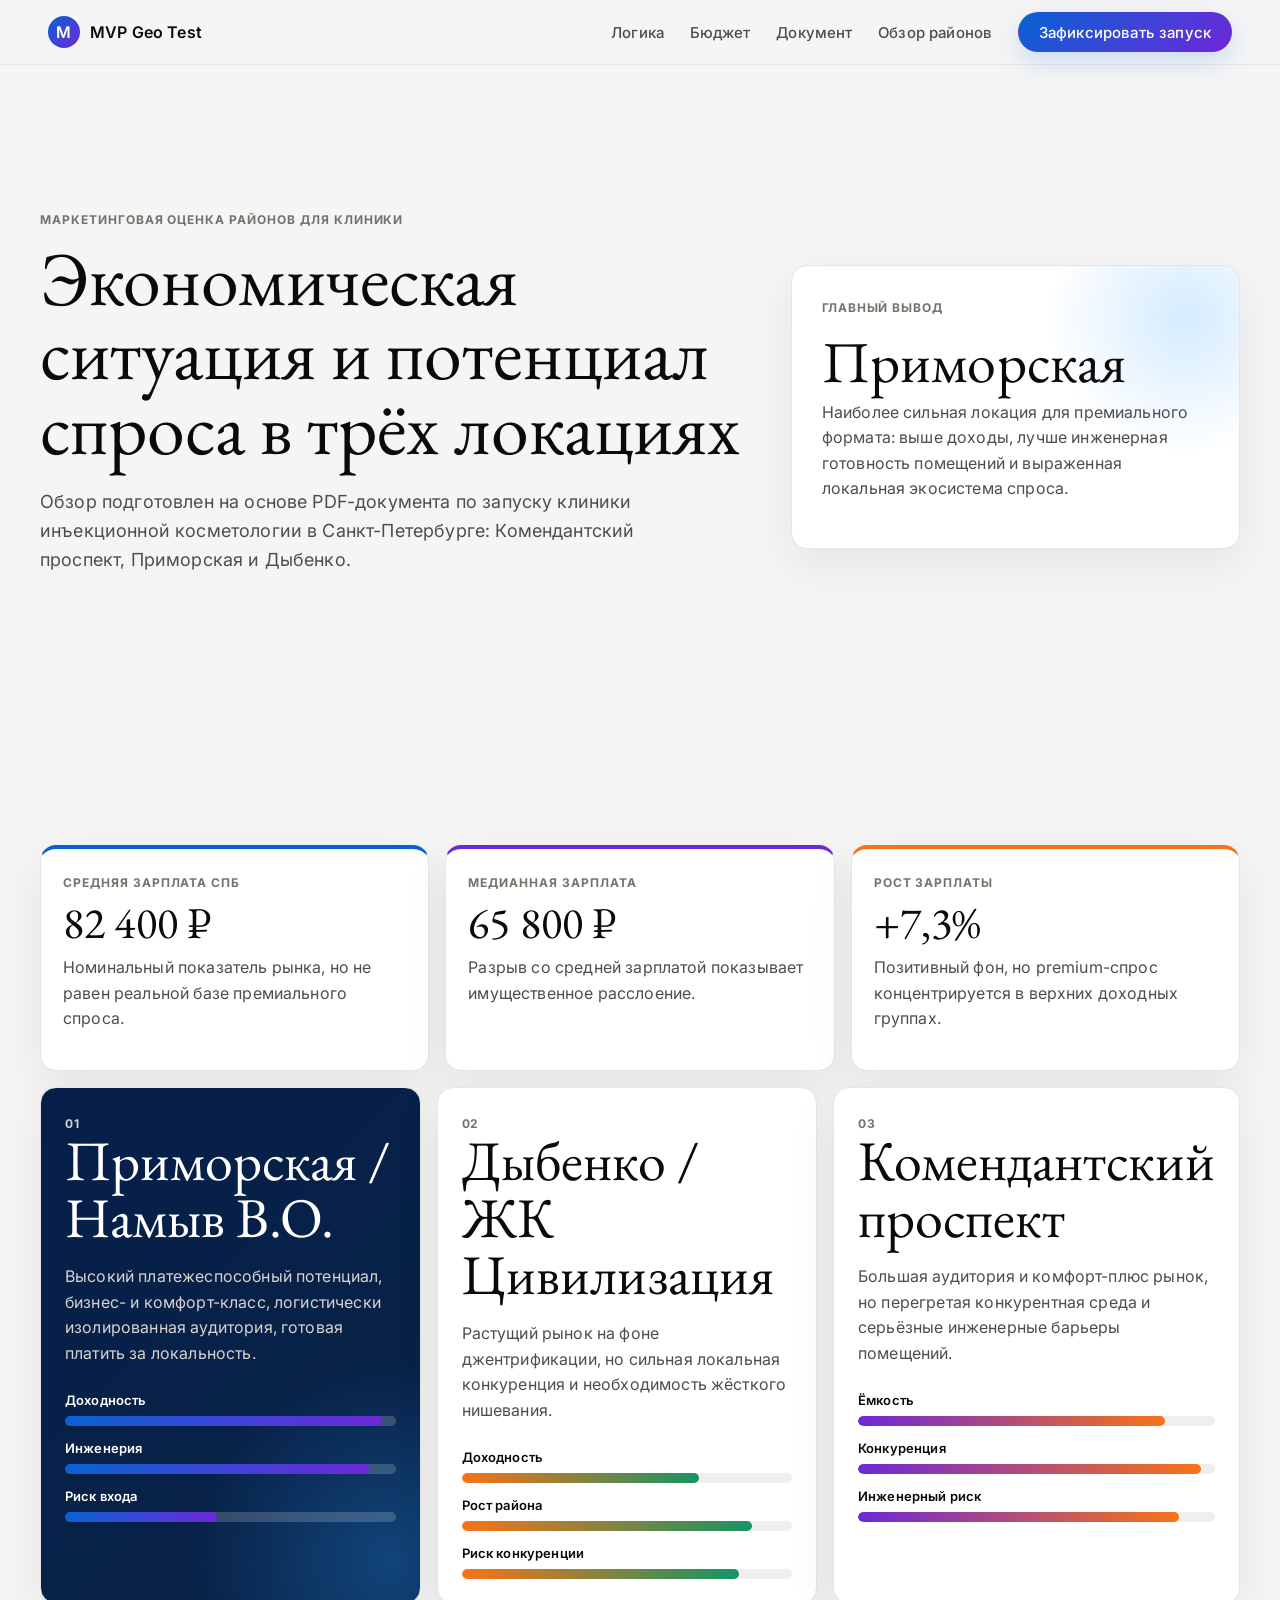
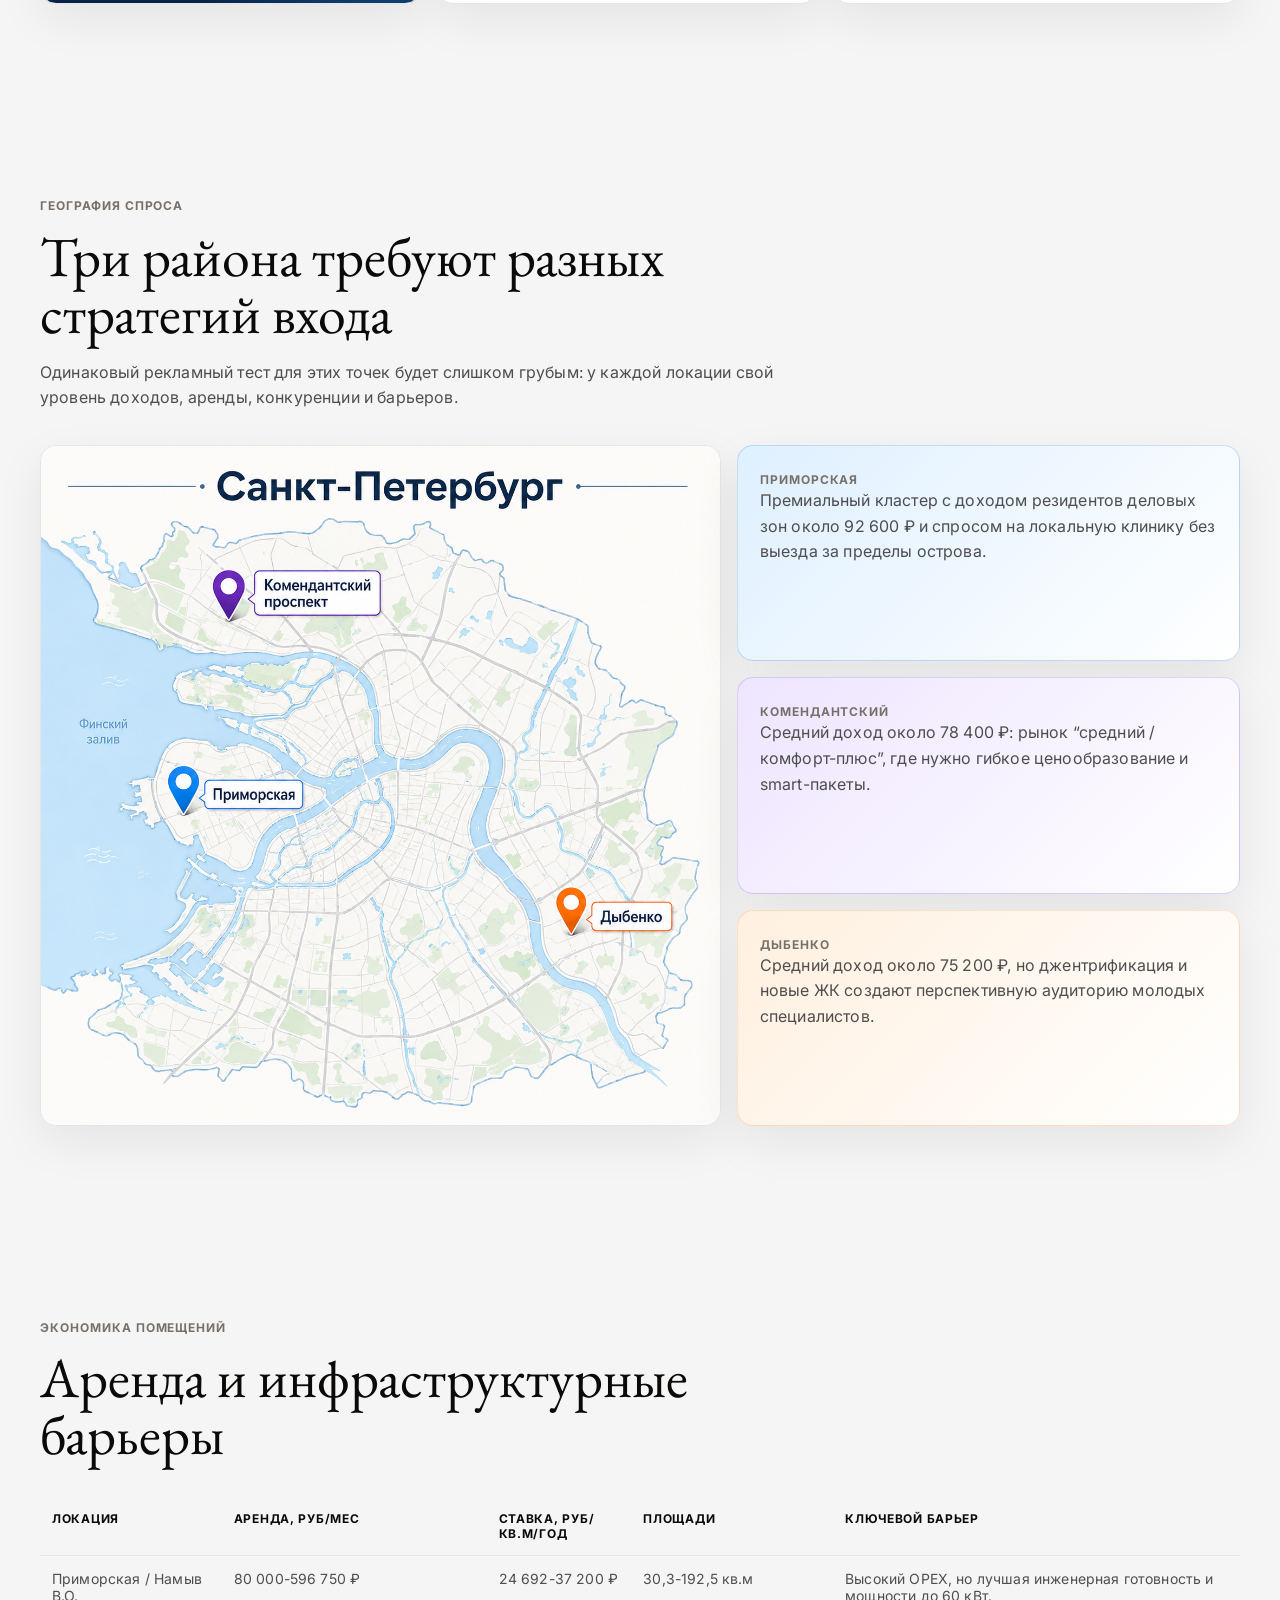
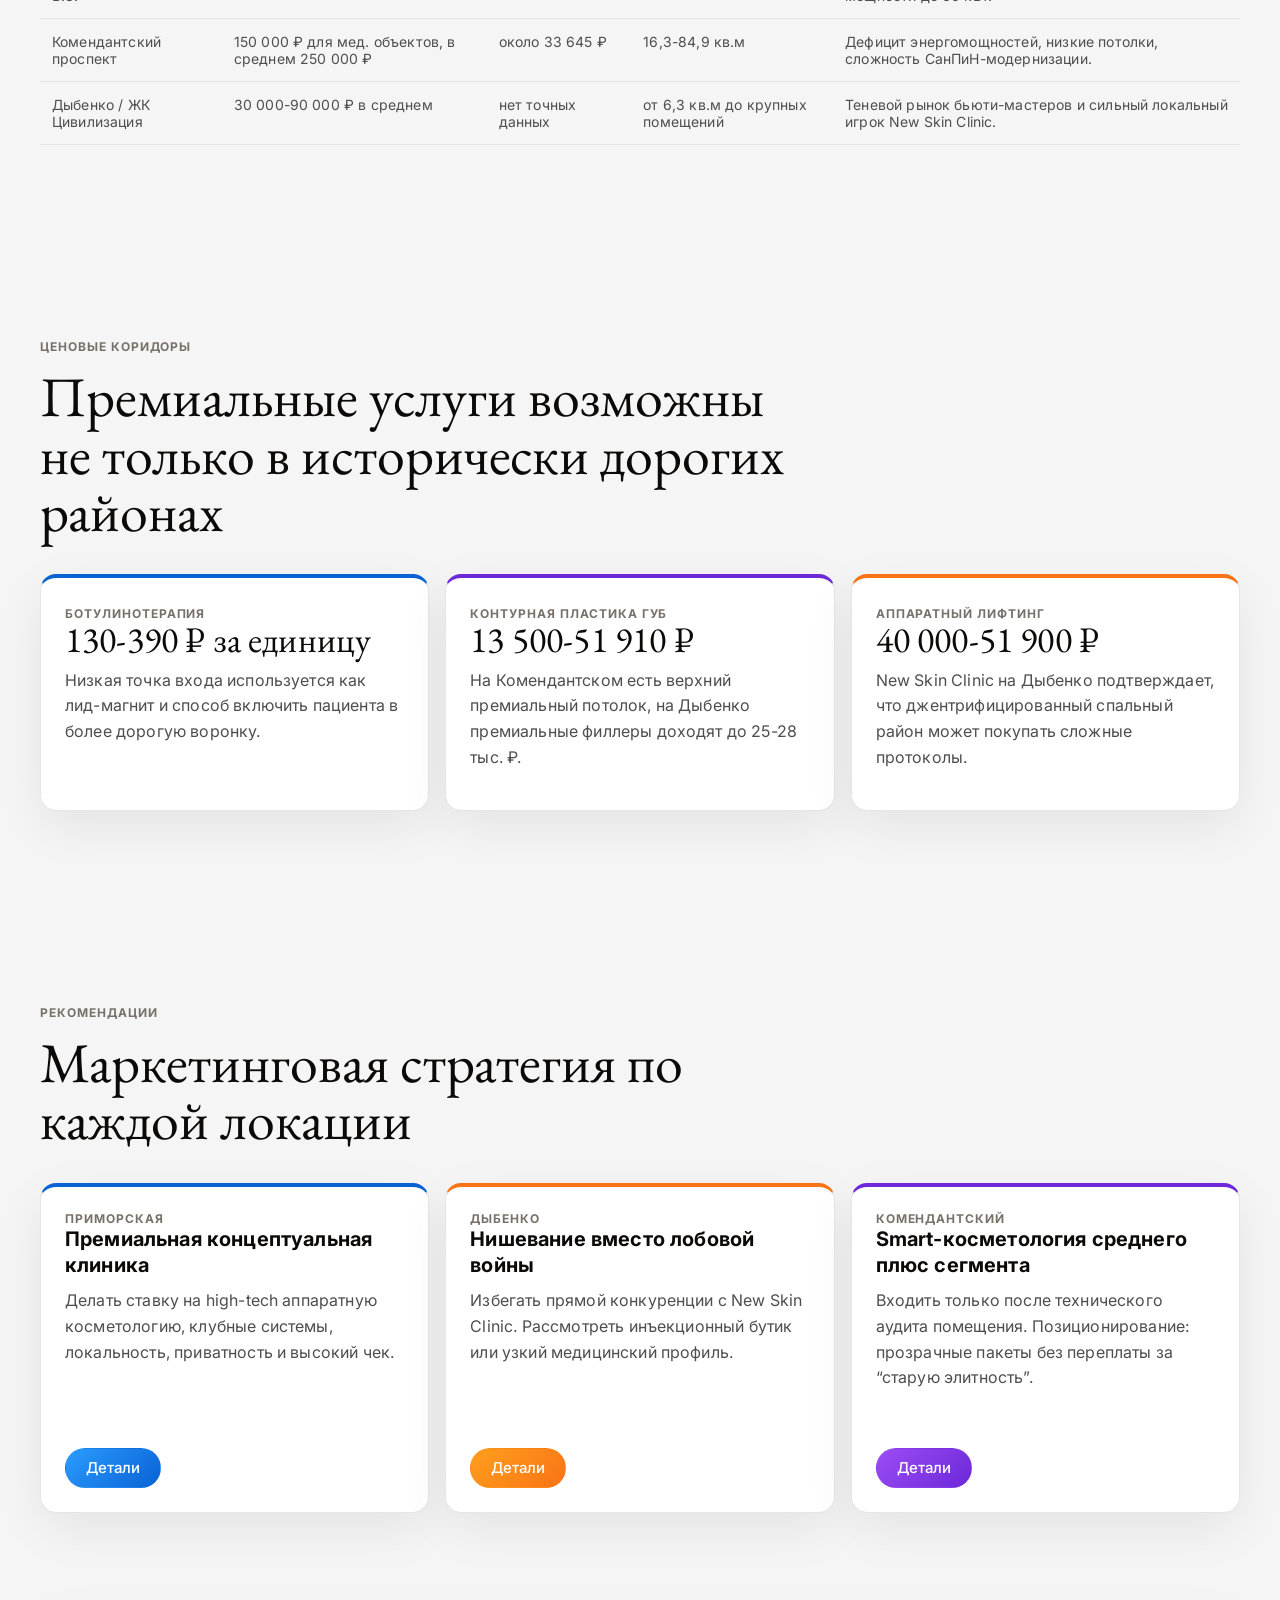
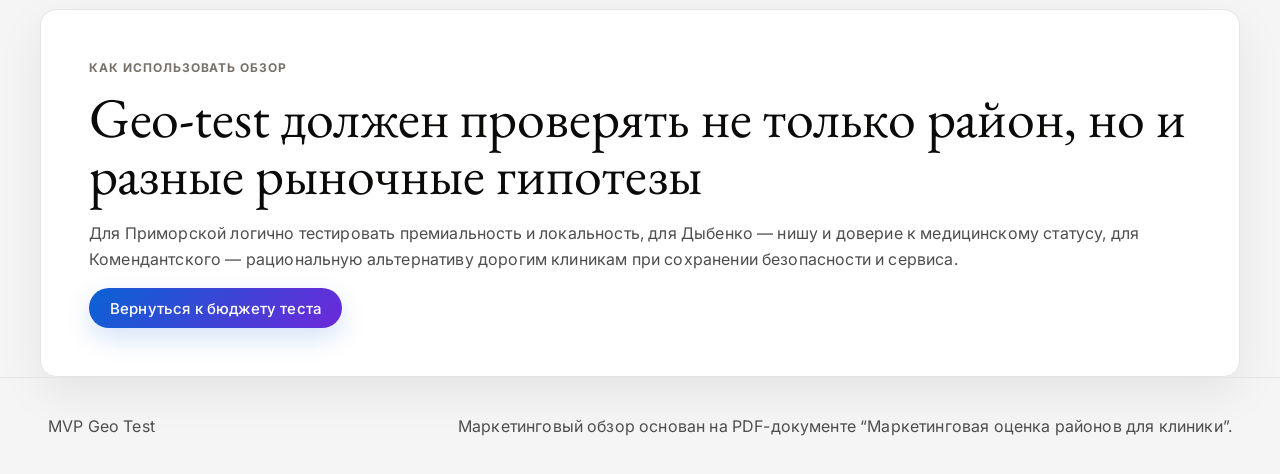
<file: market-overview.html>
<!doctype html>
<html lang="ru">
  <head>
    <meta charset="UTF-8" />
    <meta name="viewport" content="width=device-width, initial-scale=1.0" />
    <meta
      name="description"
      content="Маркетинговый обзор экономической ситуации в районах Санкт-Петербурга для запуска клиники: Комендантский проспект, Приморская, Дыбенко."
    />
    <title>Маркетинговый обзор районов | MVP Geo Test</title>
    <link rel="preconnect" href="https://fonts.googleapis.com" />
    <link rel="preconnect" href="https://fonts.gstatic.com" crossorigin />
    <link
      href="https://fonts.googleapis.com/css2?family=EB+Garamond:wght@400;500&family=Inter:wght@400;500;600;700&display=swap"
      rel="stylesheet"
    />
    <link rel="stylesheet" href="styles.css" />
  </head>
  <body>
    <header class="site-header">
      <a class="brand" href="index.html#top" aria-label="MVP Geo Test">
        <span class="brand-mark">M</span>
        <span>MVP Geo Test</span>
      </a>
      <button class="nav-toggle" type="button" aria-expanded="false" aria-controls="site-nav">
        <span></span>
        <span></span>
      </button>
      <nav id="site-nav" class="site-nav" aria-label="Главная навигация">
        <a href="index.html#logic">Логика</a>
        <a href="index.html#budget">Бюджет</a>
        <a href="index.html#project-doc">Документ</a>
        <a href="market-overview.html">Обзор районов</a>
        <a class="nav-cta" href="index.html#contact">Зафиксировать запуск</a>
      </nav>
    </header>

    <main>
      <section class="section-shell market-hero">
        <div>
          <p class="eyebrow">Маркетинговая оценка районов для клиники</p>
          <h1>Экономическая ситуация и потенциал спроса в трёх локациях</h1>
          <p class="hero-lead">
            Обзор подготовлен на основе PDF-документа по запуску клиники инъекционной косметологии
            в Санкт-Петербурге: Комендантский проспект, Приморская и Дыбенко.
          </p>
        </div>
        <aside class="market-score-card">
          <span class="badge">Главный вывод</span>
          <strong>Приморская</strong>
          <p>Наиболее сильная локация для премиального формата: выше доходы, лучше инженерная готовность помещений и выраженная локальная экосистема спроса.</p>
        </aside>
      </section>

      <section class="section-shell market-summary">
        <div class="market-kpis">
          <article>
            <span>Средняя зарплата СПб</span>
            <strong>82 400 ₽</strong>
            <p>Номинальный показатель рынка, но не равен реальной базе премиального спроса.</p>
          </article>
          <article>
            <span>Медианная зарплата</span>
            <strong>65 800 ₽</strong>
            <p>Разрыв со средней зарплатой показывает имущественное расслоение.</p>
          </article>
          <article>
            <span>Рост зарплаты</span>
            <strong>+7,3%</strong>
            <p>Позитивный фон, но premium-спрос концентрируется в верхних доходных группах.</p>
          </article>
        </div>

        <div class="district-rank">
          <article class="rank-card is-best">
            <span>01</span>
            <h2>Приморская / Намыв В.О.</h2>
            <p>Высокий платежеспособный потенциал, бизнес- и комфорт-класс, логистически изолированная аудитория, готовая платить за локальность.</p>
            <div class="rank-bars">
              <label>Доходность <i><em style="width: 96%"></em></i></label>
              <label>Инженерия <i><em style="width: 92%"></em></i></label>
              <label>Риск входа <i><em style="width: 46%"></em></i></label>
            </div>
          </article>
          <article class="rank-card">
            <span>02</span>
            <h2>Дыбенко / ЖК Цивилизация</h2>
            <p>Растущий рынок на фоне джентрификации, но сильная локальная конкуренция и необходимость жёсткого нишевания.</p>
            <div class="rank-bars">
              <label>Доходность <i><em style="width: 72%"></em></i></label>
              <label>Рост района <i><em style="width: 88%"></em></i></label>
              <label>Риск конкуренции <i><em style="width: 84%"></em></i></label>
            </div>
          </article>
          <article class="rank-card">
            <span>03</span>
            <h2>Комендантский проспект</h2>
            <p>Большая аудитория и комфорт-плюс рынок, но перегретая конкурентная среда и серьёзные инженерные барьеры помещений.</p>
            <div class="rank-bars">
              <label>Ёмкость <i><em style="width: 86%"></em></i></label>
              <label>Конкуренция <i><em style="width: 96%"></em></i></label>
              <label>Инженерный риск <i><em style="width: 90%"></em></i></label>
            </div>
          </article>
        </div>
      </section>

      <section class="section-shell market-map-section">
        <div class="section-heading">
          <p class="eyebrow">География спроса</p>
          <h2>Три района требуют разных стратегий входа</h2>
          <p>Одинаковый рекламный тест для этих точек будет слишком грубым: у каждой локации свой уровень доходов, аренды, конкуренции и барьеров.</p>
        </div>
        <div class="market-map-grid">
          <div class="map-image-card market-map" aria-label="Карта районов маркетингового обзора">
            <img src="assets/spb-district-map.png" alt="Карта Санкт-Петербурга с районами Комендантский проспект, Приморская и Дыбенко" />
          </div>
          <div class="market-insights">
            <article>
              <span>Приморская</span>
              <p>Премиальный кластер с доходом резидентов деловых зон около 92 600 ₽ и спросом на локальную клинику без выезда за пределы острова.</p>
            </article>
            <article>
              <span>Комендантский</span>
              <p>Средний доход около 78 400 ₽: рынок “средний / комфорт-плюс”, где нужно гибкое ценообразование и smart-пакеты.</p>
            </article>
            <article>
              <span>Дыбенко</span>
              <p>Средний доход около 75 200 ₽, но джентрификация и новые ЖК создают перспективную аудиторию молодых специалистов.</p>
            </article>
          </div>
        </div>
      </section>

      <section class="section-shell market-table-section">
        <div class="section-heading">
          <p class="eyebrow">Экономика помещений</p>
          <h2>Аренда и инфраструктурные барьеры</h2>
        </div>
        <div class="table-wrap market-table">
          <table>
            <thead>
              <tr>
                <th>Локация</th>
                <th>Аренда, руб/мес</th>
                <th>Ставка, руб/кв.м/год</th>
                <th>Площади</th>
                <th>Ключевой барьер</th>
              </tr>
            </thead>
            <tbody>
              <tr>
                <td>Приморская / Намыв В.О.</td>
                <td>80 000-596 750 ₽</td>
                <td>24 692-37 200 ₽</td>
                <td>30,3-192,5 кв.м</td>
                <td>Высокий OPEX, но лучшая инженерная готовность и мощности до 60 кВт.</td>
              </tr>
              <tr>
                <td>Комендантский проспект</td>
                <td>150 000 ₽ для мед. объектов, в среднем 250 000 ₽</td>
                <td>около 33 645 ₽</td>
                <td>16,3-84,9 кв.м</td>
                <td>Дефицит энергомощностей, низкие потолки, сложность СанПиН-модернизации.</td>
              </tr>
              <tr>
                <td>Дыбенко / ЖК Цивилизация</td>
                <td>30 000-90 000 ₽ в среднем</td>
                <td>нет точных данных</td>
                <td>от 6,3 кв.м до крупных помещений</td>
                <td>Теневой рынок бьюти-мастеров и сильный локальный игрок New Skin Clinic.</td>
              </tr>
            </tbody>
          </table>
        </div>
      </section>

      <section class="section-shell market-pricing-section">
        <div class="section-heading">
          <p class="eyebrow">Ценовые коридоры</p>
          <h2>Премиальные услуги возможны не только в исторически дорогих районах</h2>
        </div>
        <div class="pricing-matrix">
          <article>
            <span>Ботулинотерапия</span>
            <h3>130-390 ₽ за единицу</h3>
            <p>Низкая точка входа используется как лид-магнит и способ включить пациента в более дорогую воронку.</p>
          </article>
          <article>
            <span>Контурная пластика губ</span>
            <h3>13 500-51 910 ₽</h3>
            <p>На Комендантском есть верхний премиальный потолок, на Дыбенко премиальные филлеры доходят до 25-28 тыс. ₽.</p>
          </article>
          <article>
            <span>Аппаратный лифтинг</span>
            <h3>40 000-51 900 ₽</h3>
            <p>New Skin Clinic на Дыбенко подтверждает, что джентрифицированный спальный район может покупать сложные протоколы.</p>
          </article>
        </div>
      </section>

      <section class="section-shell recommendations-section">
        <div class="section-heading">
          <p class="eyebrow">Рекомендации</p>
          <h2>Маркетинговая стратегия по каждой локации</h2>
        </div>
        <div class="recommendation-grid">
          <article>
            <span>Приморская</span>
            <h3>Премиальная концептуальная клиника</h3>
            <p>Делать ставку на high-tech аппаратную косметологию, клубные системы, локальность, приватность и высокий чек.</p>
            <button class="button accent-blue" type="button" data-modal="prim-modal">Детали</button>
          </article>
          <article>
            <span>Дыбенко</span>
            <h3>Нишевание вместо лобовой войны</h3>
            <p>Избегать прямой конкуренции с New Skin Clinic. Рассмотреть инъекционный бутик или узкий медицинский профиль.</p>
            <button class="button accent-orange" type="button" data-modal="dyb-modal">Детали</button>
          </article>
          <article>
            <span>Комендантский</span>
            <h3>Smart-косметология среднего плюс сегмента</h3>
            <p>Входить только после технического аудита помещения. Позиционирование: прозрачные пакеты без переплаты за “старую элитность”.</p>
            <button class="button accent-purple" type="button" data-modal="kom-modal">Детали</button>
          </article>
        </div>
      </section>

      <section class="section-shell market-cta">
        <p class="eyebrow">Как использовать обзор</p>
        <h2>Geo-test должен проверять не только район, но и разные рыночные гипотезы</h2>
        <p>
          Для Приморской логично тестировать премиальность и локальность, для Дыбенко — нишу и доверие к медицинскому статусу,
          для Комендантского — рациональную альтернативу дорогим клиникам при сохранении безопасности и сервиса.
        </p>
        <a class="button primary" href="index.html#budget">Вернуться к бюджету теста</a>
      </section>
    </main>

    <footer class="footer">
      <span>MVP Geo Test</span>
      <span>Маркетинговый обзор основан на PDF-документе “Маркетинговая оценка районов для клиники”.</span>
    </footer>

    <dialog id="prim-modal">
      <button class="modal-close" type="button" data-close>×</button>
      <h3>Приморская / Намыв В.О.</h3>
      <p>Сильная ставка на премиальную косметологию оправдана из-за платежеспособной аудитории, изолированности кластера и доступности помещений с высокой электрической мощностью.</p>
    </dialog>
    <dialog id="dyb-modal">
      <button class="modal-close" type="button" data-close>×</button>
      <h3>Дыбенко / ЖК Цивилизация</h3>
      <p>Рынок растёт, но прямой заход против New Skin Clinic потребует чрезмерного рекламного давления. Безопаснее зайти через нишу и сильную медицинскую отстройку.</p>
    </dialog>
    <dialog id="kom-modal">
      <button class="modal-close" type="button" data-close>×</button>
      <h3>Комендантский проспект</h3>
      <p>Главный риск — не спрос, а цена входа и инженерные ограничения помещения. До аренды нужен аудит потолков, вентиляции, электричества и пригодности под СанПиН.</p>
    </dialog>

    <script src="script.js"></script>
  </body>
</html>
</file>
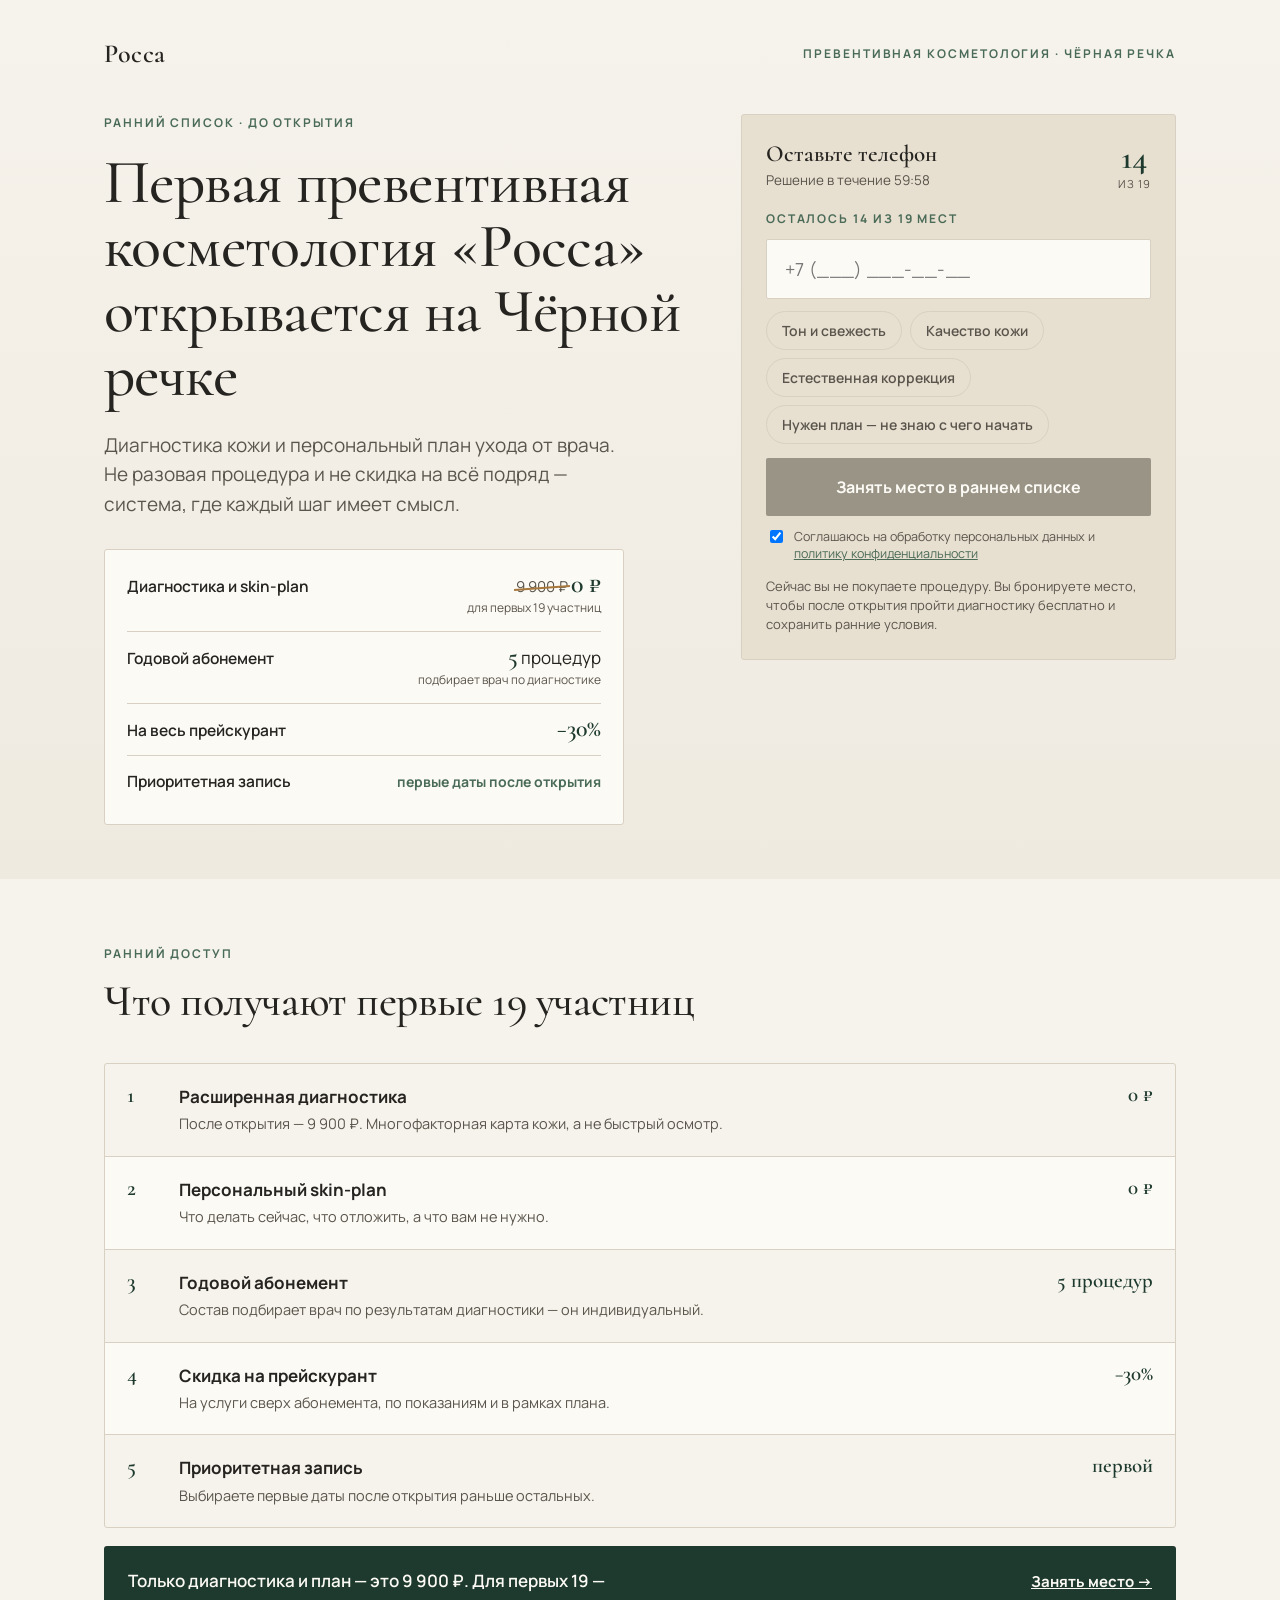
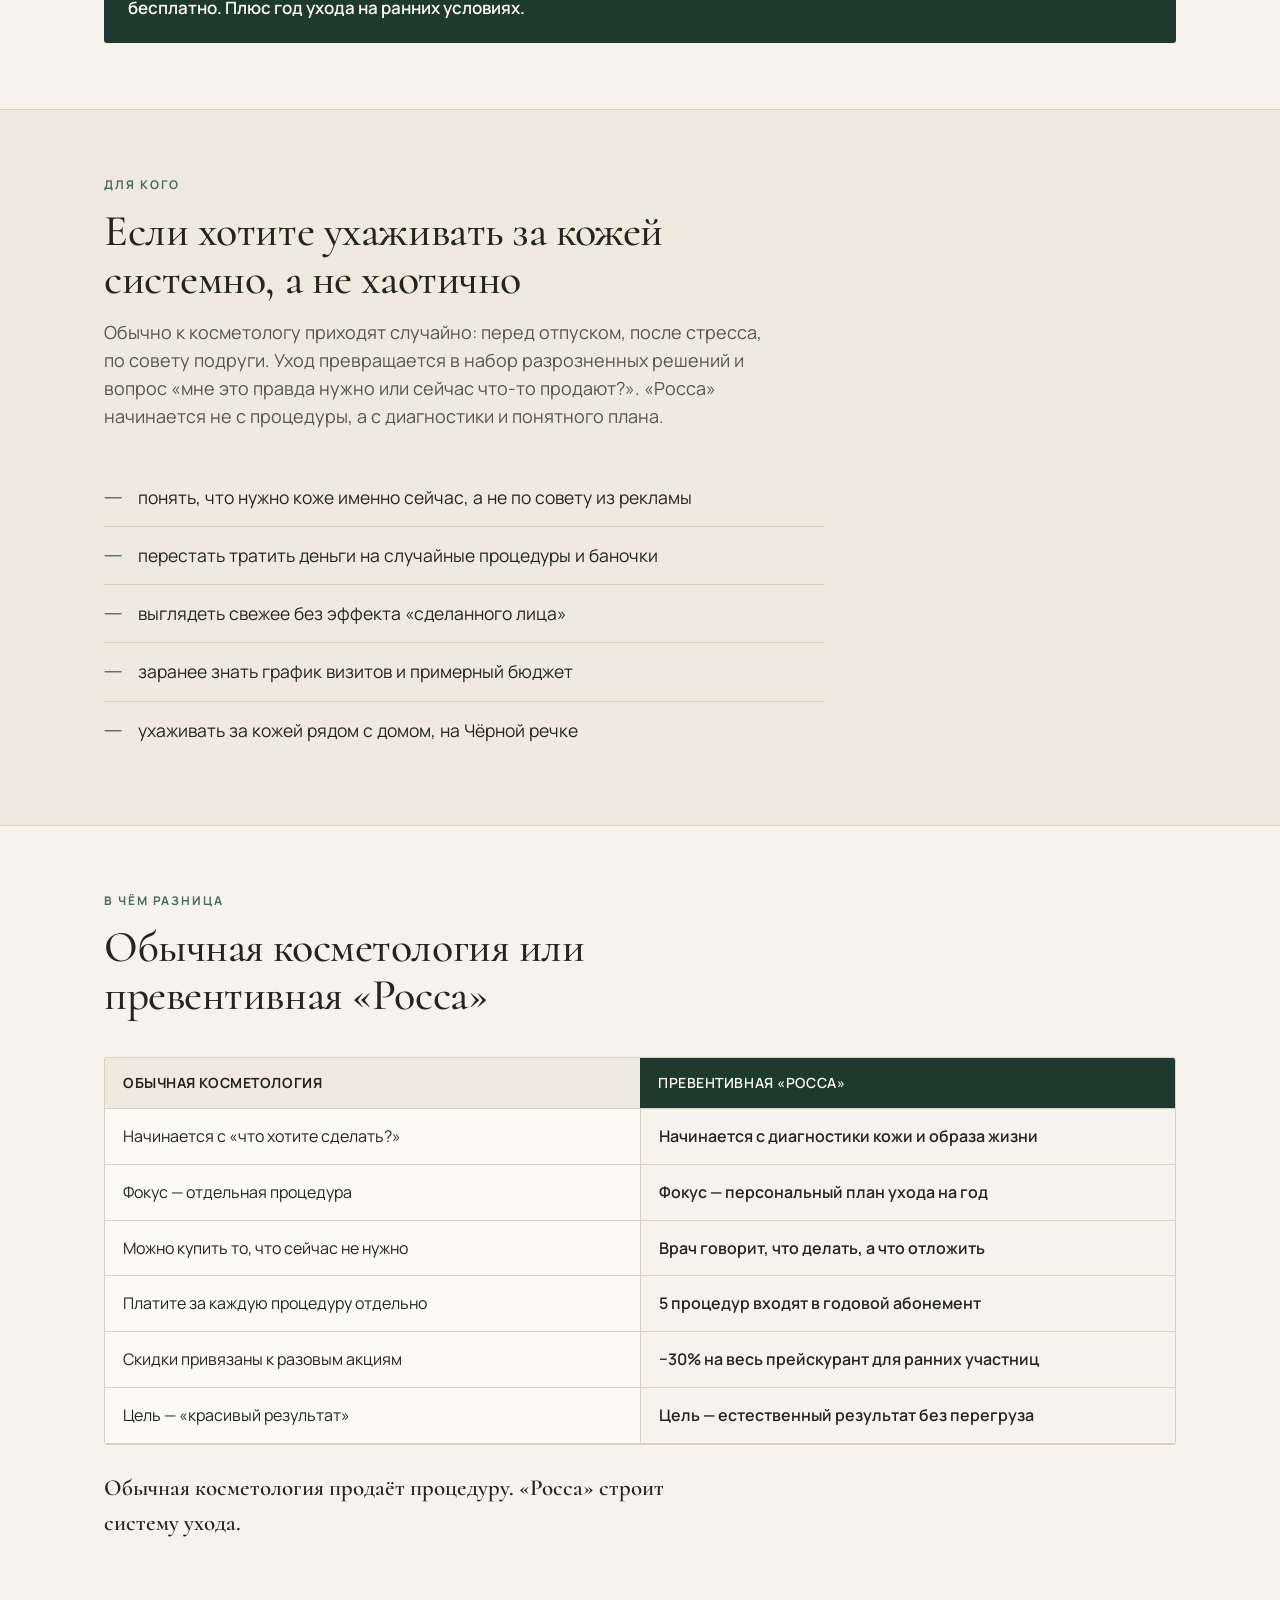
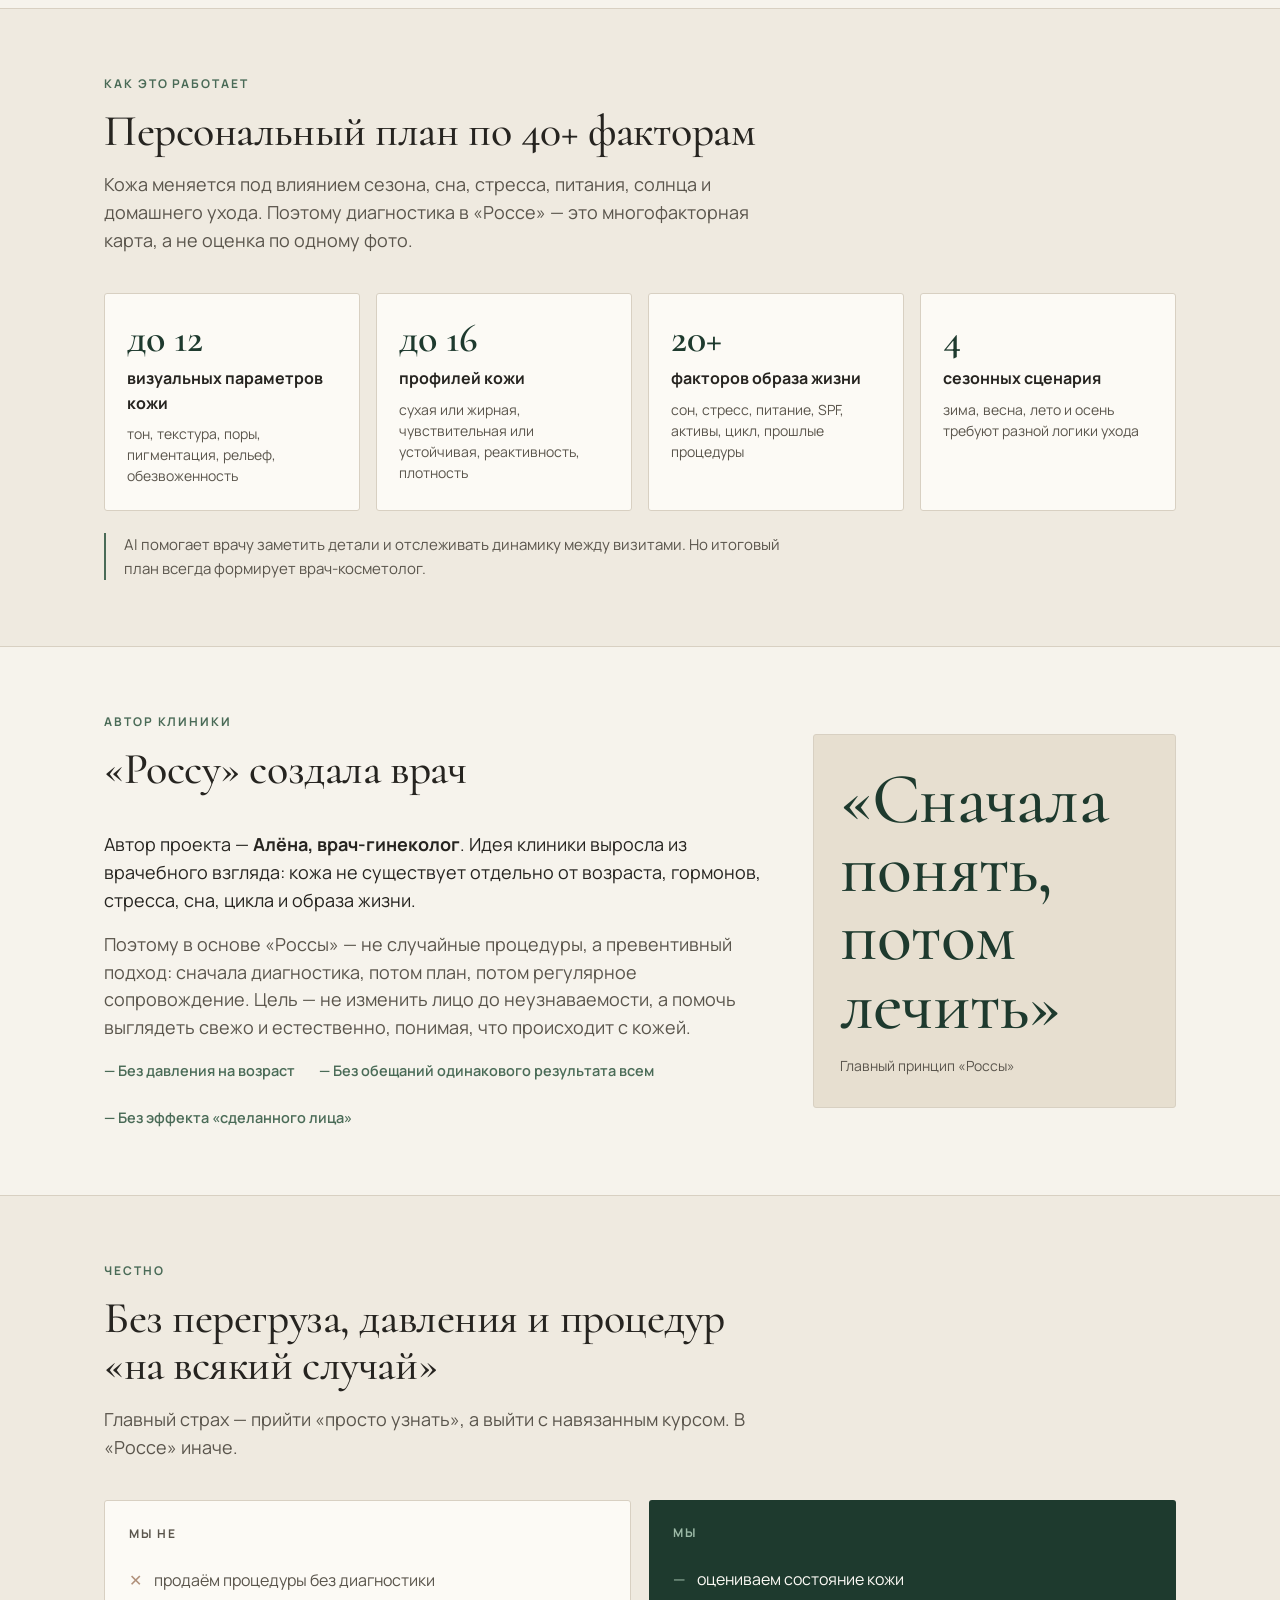
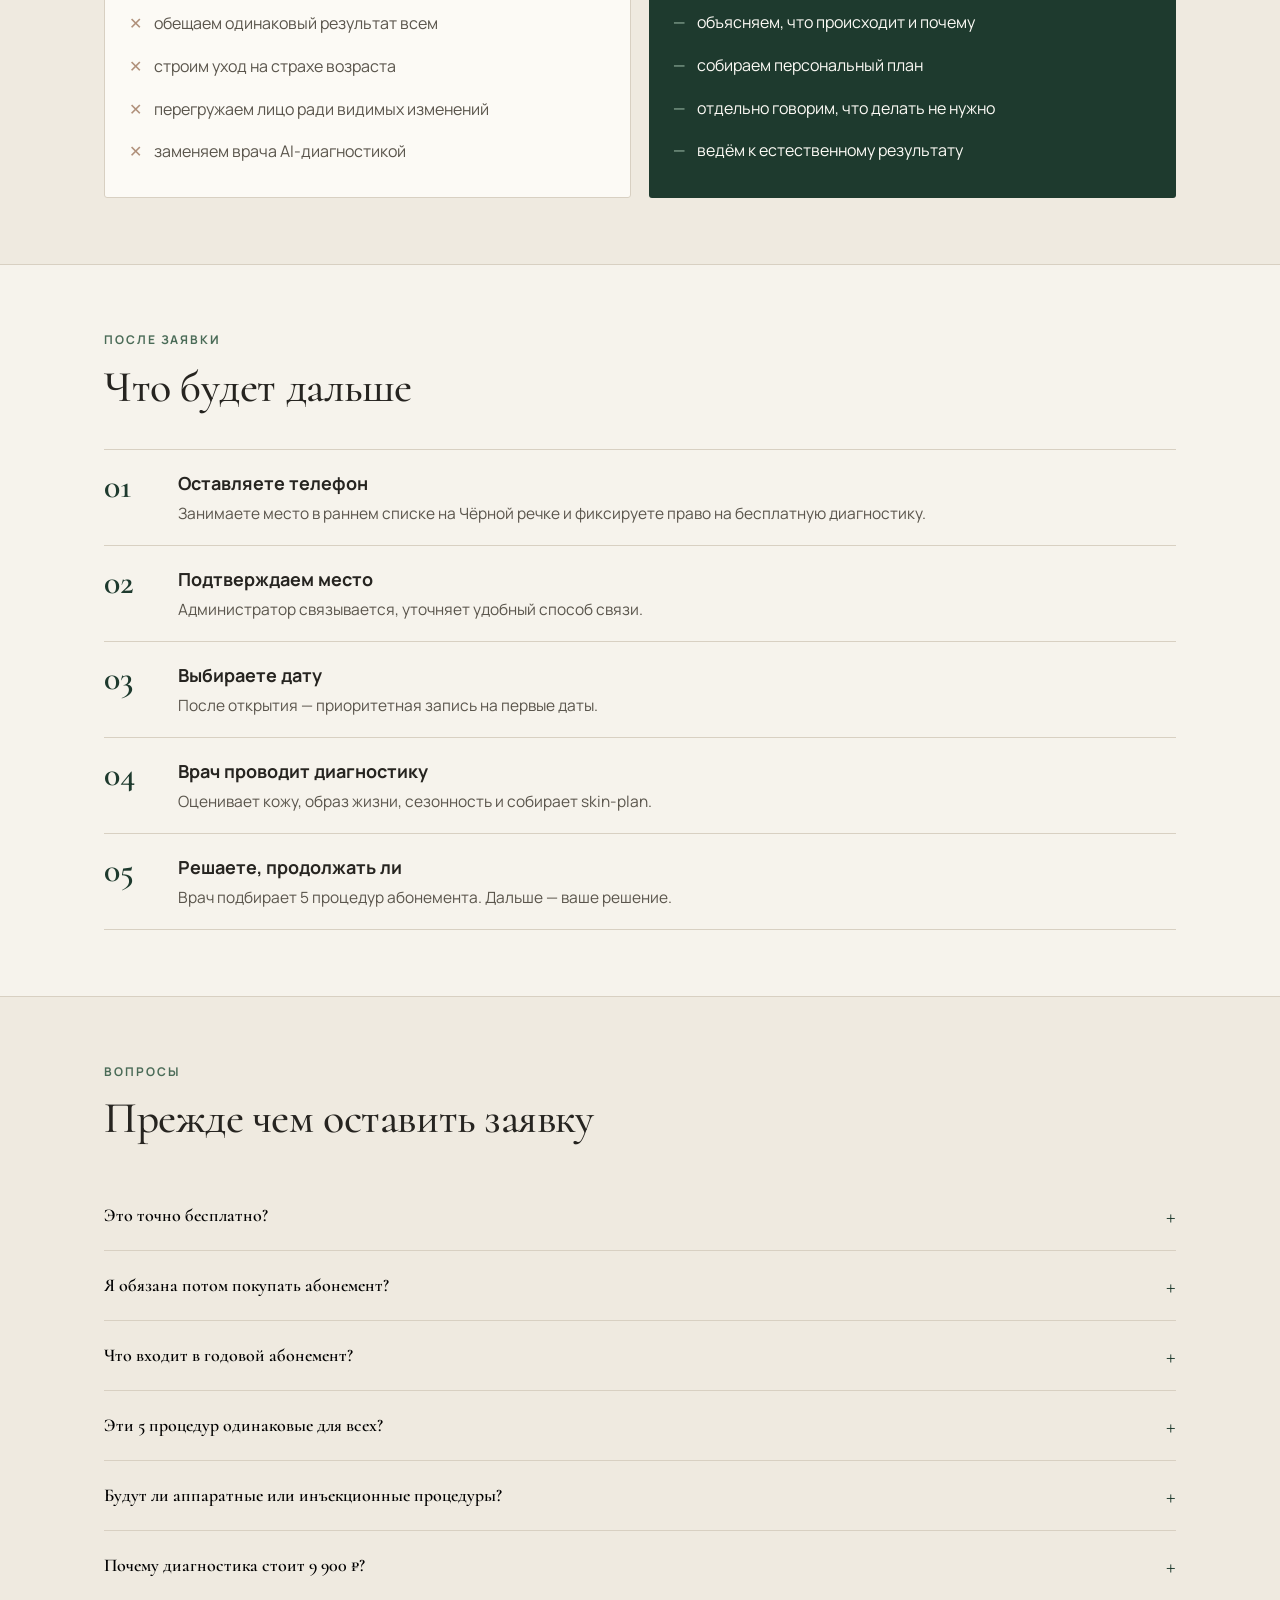
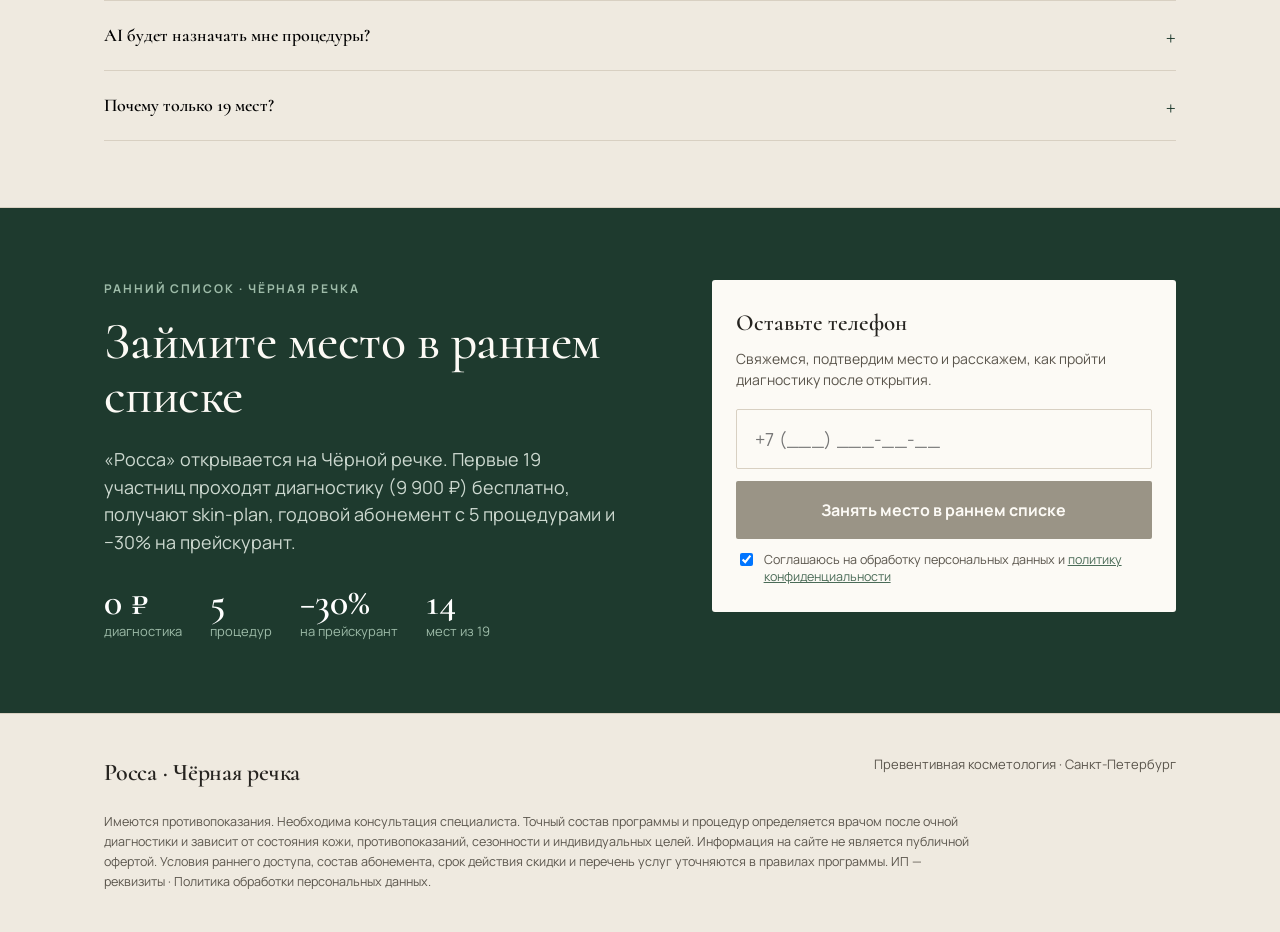
<file: rossa-chernaya-rechka.html>
<!DOCTYPE html>
<html lang="ru">
<head>
<meta charset="UTF-8" />
<meta name="viewport" content="width=device-width, initial-scale=1.0" />
<title>Росса · превентивная косметология на Чёрной речке — ранний список</title>
<meta name="description" content="Первая превентивная косметология «Росса» открывается на Чёрной речке. Диагностика и персональный план ухода от врача. Первым 19 участницам — бесплатно." />
<link rel="preconnect" href="https://fonts.googleapis.com" />
<link rel="preconnect" href="https://fonts.gstatic.com" crossorigin />
<link href="https://fonts.googleapis.com/css2?family=Cormorant:wght@400;500;600&family=Manrope:wght@400;500;600;700;800&display=swap" rel="stylesheet" />
<style>
  :root{
    --base:#F6F3EC; --base-deep:#EFEAE0; --sand:#E7DFD0;
    --green:#1E3A2E; --green-2:#2C5340; --green-soft:#4A6B57;
    --ink:#262420; --ink-soft:#5A554C; --line:#D8D0C2;
    --gold:#A8783C; --white:#FCFAF5;
  }
  *{box-sizing:border-box}
  html{scroll-behavior:smooth}
  body{margin:0;background:var(--base);color:var(--ink);
    font-family:'Manrope',system-ui,sans-serif;font-size:17px;line-height:1.55;-webkit-font-smoothing:antialiased}
  h1,h2,h3,.display{font-family:'Cormorant',Georgia,serif;font-weight:500;letter-spacing:-.01em;margin:0}
  p{margin:0}
  .wrap{max-width:1120px;margin:0 auto;padding:0 24px}
  .eyebrow{font-weight:700;font-size:12px;letter-spacing:.16em;text-transform:uppercase;color:var(--green-soft)}
  .num{font-family:'Cormorant';font-weight:600;color:var(--green);line-height:1}
  .strike{position:relative;color:var(--ink-soft)}
  .strike::after{content:"";position:absolute;left:-2px;right:-2px;top:52%;height:2px;background:var(--gold);transform:rotate(-4deg)}
  a{color:inherit}
  section{border-bottom:1px solid var(--line)}
  .sec{padding:66px 0}
  .sec.alt{background:var(--base-deep)}
  .h2{font-size:clamp(28px,4.4vw,44px);line-height:1.08}
  .h2wrap{margin-bottom:38px;max-width:680px}
  .sub{font-size:18px;color:var(--ink-soft);margin-top:16px}
  .reveal{opacity:0;transform:translateY(16px);transition:opacity .7s ease,transform .7s ease}
  .reveal.in{opacity:1;transform:none}
  @media (prefers-reduced-motion:reduce){.reveal{opacity:1;transform:none;transition:none}}
  .btn{display:inline-flex;align-items:center;justify-content:center;gap:10px;background:var(--green);
    color:var(--white);border:none;cursor:pointer;font-family:'Manrope';font-weight:700;font-size:16px;
    padding:18px 30px;border-radius:2px;transition:background .25s,transform .15s;width:100%;text-align:center}
  .btn:hover{background:var(--green-2)}
  .btn:active{transform:translateY(1px)}
  .btn:disabled{background:#9A9486;cursor:not-allowed}
  .btn:focus-visible{outline:3px solid var(--gold);outline-offset:3px}
  .field{width:100%;padding:17px 18px;font-size:18px;border:1.5px solid var(--line);background:var(--white);
    border-radius:2px;color:var(--ink);letter-spacing:.02em;font-family:inherit}
  .field:focus{outline:none;border-color:var(--green)}
  .chip{border:1.5px solid var(--line);background:transparent;color:var(--ink-soft);padding:9px 15px;
    border-radius:30px;font-size:14px;font-weight:600;cursor:pointer;transition:all .2s;font-family:inherit}
  .chip.on{border-color:var(--green);background:var(--green);color:var(--white)}
  .sticky-cta{position:fixed;left:0;right:0;bottom:0;z-index:50;padding:12px 16px;
    background:rgba(246,243,236,.94);backdrop-filter:blur(8px);border-top:1px solid var(--line);
    transform:translateY(120%);transition:transform .3s}
  .sticky-cta.show{transform:none}
  @media(min-width:900px){.sticky-cta{display:none}}

  .hero{background:linear-gradient(180deg,var(--base),var(--base-deep));padding:34px 0 54px}
  .hero-grid{display:grid;grid-template-columns:1fr;gap:40px}
  .offer-card{background:var(--white);border:1px solid var(--line);border-radius:3px;padding:8px 22px 18px;max-width:520px}
  .orow{display:flex;align-items:baseline;justify-content:space-between;gap:14px;padding:13px 0;border-bottom:1px solid var(--line)}
  .orow:last-child{border-bottom:none}
  .form-card{background:var(--sand);border:1px solid var(--line);border-radius:3px;padding:26px 24px;align-self:start}
  .note{font-size:12px;color:var(--ink-soft);font-weight:400}

  .grid-cards{display:grid;grid-template-columns:repeat(auto-fit,minmax(220px,1fr));gap:16px}
  .fcard{background:var(--white);border:1px solid var(--line);border-radius:3px;padding:24px 22px}

  .cmp{display:grid;grid-template-columns:1fr;border:1px solid var(--line);border-radius:3px;overflow:hidden}
  .cmp-head{display:none;padding:14px 18px;font-weight:700;font-size:14px;letter-spacing:.04em;text-transform:uppercase}
  .cmp-tag{display:inline-block;font-size:11px;font-weight:700;letter-spacing:.1em;text-transform:uppercase;color:var(--green-soft);margin-right:10px}
  .cmp-cell{padding:15px 18px;font-size:16px;border-bottom:1px solid var(--line)}
  .cmp-a{background:var(--white)}
  .cmp-b{background:transparent;font-weight:600}
  @media(min-width:760px){
    .cmp{grid-template-columns:1fr 1fr}
    .cmp-head{display:block;background:var(--base-deep);border-bottom:1px solid var(--line)}
    .cmp-head.cmp-b{background:var(--green);color:var(--white)}
    .cmp-tag{display:none}
    .cmp-cell.cmp-b{border-left:1px solid var(--line)}
  }
  .dodont{display:grid;grid-template-columns:1fr;gap:18px}
  .author-grid{display:grid;grid-template-columns:1fr;gap:34px}
  .final{padding:72px 0;background:var(--green);color:var(--white)}
  .final-grid{display:grid;grid-template-columns:1fr;gap:40px}
  @media(min-width:900px){
    .hero-grid{grid-template-columns:1.15fr .85fr;gap:48px}
    .author-grid{grid-template-columns:1.3fr .7fr}
    .dodont{grid-template-columns:1fr 1fr}
    .final-grid{grid-template-columns:1.1fr .9fr;align-items:start}
  }
  .faq-q{width:100%;background:none;border:none;cursor:pointer;text-align:left;padding:20px 0;
    display:flex;justify-content:space-between;gap:16px;align-items:center;font-family:inherit}
  .faq-q span:first-child{font-size:18px;font-weight:600;font-family:'Cormorant'}
  .faq-plus{font-family:'Cormorant';font-size:24px;color:var(--green);transition:transform .25s}
  .faq-item.open .faq-plus{transform:rotate(45deg)}
  .faq-a{max-height:0;overflow:hidden;transition:max-height .3s ease}
  .faq-a p{font-size:16px;color:var(--ink-soft);max-width:720px;padding-bottom:20px}
</style>
</head>
<body>

<!-- HERO -->
<header class="hero" id="top">
  <div class="wrap">
    <div style="display:flex;align-items:center;justify-content:space-between;margin-bottom:40px">
      <div class="display" style="font-size:26px;font-weight:600;letter-spacing:.02em">Росса</div>
      <div class="eyebrow">Превентивная косметология · Чёрная речка</div>
    </div>
    <div class="hero-grid">
      <div>
        <div class="eyebrow reveal" style="margin-bottom:18px">Ранний список · до открытия</div>
        <h1 class="reveal" style="font-size:clamp(38px,6vw,62px);line-height:1.04;margin-bottom:22px">Первая превентивная косметология «Росса» открывается на Чёрной речке</h1>
        <p class="reveal" style="font-size:19px;color:var(--ink-soft);max-width:520px;margin-bottom:30px">Диагностика кожи и персональный план ухода от врача. Не разовая процедура и не скидка на всё подряд — система, где каждый шаг имеет смысл.</p>
        <div class="offer-card reveal">
          <div class="orow"><span style="font-weight:600;font-size:15.5px">Диагностика и skin-plan</span><span style="text-align:right"><span class="strike" style="font-size:15px">9 900 ₽</span> <span class="num" style="font-size:26px">0 ₽</span><div class="note">для первых 19 участниц</div></span></div>
          <div class="orow"><span style="font-weight:600;font-size:15.5px">Годовой абонемент</span><span style="text-align:right"><span class="num" style="font-size:24px">5</span> процедур<div class="note">подбирает врач по диагностике</div></span></div>
          <div class="orow"><span style="font-weight:600;font-size:15.5px">На весь прейскурант</span><span class="num" style="font-size:24px">−30%</span></div>
          <div class="orow"><span style="font-weight:600;font-size:15.5px">Приоритетная запись</span><span style="font-size:14px;color:var(--green-soft);font-weight:700">первые даты после открытия</span></div>
        </div>
      </div>
      <div class="form-card reveal">
        <div style="display:flex;justify-content:space-between;align-items:center;margin-bottom:18px;gap:12px">
          <div>
            <div style="font-family:'Cormorant';font-weight:600;font-size:23px;line-height:1">Оставьте телефон</div>
            <div style="font-size:13.5px;color:var(--ink-soft);margin-top:4px">Решение в течение <span id="timer">60:00</span></div>
          </div>
          <div style="text-align:center">
            <div class="num" style="font-size:34px">14</div>
            <div style="font-size:11px;color:var(--ink-soft);text-transform:uppercase;letter-spacing:.1em">из 19</div>
          </div>
        </div>
        <form class="lead-form" data-form onsubmit="return false">
    <div class="form-fields">
    <div class="eyebrow" style="margin-bottom:10px">Осталось 14 из 19 мест</div>
    <input id="phone-hero" class="field phone-input" inputmode="tel" placeholder="+7 (___) ___-__-__" aria-label="Телефон" style="margin-bottom:12px"/>
    <div class="chips" style="display:flex;flex-wrap:wrap;gap:8px;margin-bottom:14px">
      <button type="button" class="chip" data-chip>Тон и свежесть</button><button type="button" class="chip" data-chip>Качество кожи</button><button type="button" class="chip" data-chip>Естественная коррекция</button><button type="button" class="chip" data-chip>Нужен план — не знаю с чего начать</button>
    </div>
    <button class="btn submit-btn" disabled>Занять место в раннем списке</button>
    <label style="display:flex;gap:8px;align-items:flex-start;margin-top:12px;font-size:12.5px;color:var(--ink-soft);line-height:1.4;cursor:pointer">
      <input type="checkbox" class="agree" checked style="margin-top:2px"/>
      <span>Соглашаюсь на обработку персональных данных и <a href="#" style="color:var(--green-soft);text-decoration:underline">политику конфиденциальности</a></span>
    </label>
    <p style="font-size:13px;color:var(--ink-soft);margin-top:14px;line-height:1.45">Сейчас вы не покупаете процедуру. Вы бронируете место, чтобы после открытия пройти диагностику бесплатно и сохранить ранние условия.</p></div>
    <div class="form-done" style="display:none;text-align:center;padding:4px 0">
      <div class="num" style="font-size:46px;margin-bottom:6px">№6</div>
      <p style="font-weight:700;font-size:19px;margin-bottom:6px">Вы в раннем списке на Чёрной речке</p>
      <p style="color:var(--ink-soft);font-size:15px">Свяжемся, чтобы подтвердить место, и расскажем, как пройти диагностику после открытия.</p>
    </div>
  </form>
      </div>
    </div>
  </div>
</header>

<!-- 2 ЧТО ВХОДИТ -->
<section class="sec" id="offer"><div class="wrap reveal">
  <div class="h2wrap"><div class="eyebrow" style="margin-bottom:14px">Ранний доступ</div><h2 class="h2">Что получают первые 19 участниц</h2></div>
  <div style="border:1px solid var(--line);border-radius:3px;overflow:hidden">
    <div style="display:grid;grid-template-columns:34px 1fr auto;gap:18px;align-items:start;padding:20px 22px;border-bottom:1px solid var(--line);">
      <div class="num" style="font-size:22px">1</div>
      <div><div style="font-weight:700;font-size:17px">Расширенная диагностика</div><div style="font-size:14.5px;color:var(--ink-soft);margin-top:3px">После открытия — 9 900 ₽. Многофакторная карта кожи, а не быстрый осмотр.</div></div>
      <div class="num" style="font-size:21px;white-space:nowrap">0 ₽</div>
    </div><div style="display:grid;grid-template-columns:34px 1fr auto;gap:18px;align-items:start;padding:20px 22px;background:var(--white);border-bottom:1px solid var(--line);">
      <div class="num" style="font-size:22px">2</div>
      <div><div style="font-weight:700;font-size:17px">Персональный skin-plan</div><div style="font-size:14.5px;color:var(--ink-soft);margin-top:3px">Что делать сейчас, что отложить, а что вам не нужно.</div></div>
      <div class="num" style="font-size:21px;white-space:nowrap">0 ₽</div>
    </div><div style="display:grid;grid-template-columns:34px 1fr auto;gap:18px;align-items:start;padding:20px 22px;border-bottom:1px solid var(--line);">
      <div class="num" style="font-size:22px">3</div>
      <div><div style="font-weight:700;font-size:17px">Годовой абонемент</div><div style="font-size:14.5px;color:var(--ink-soft);margin-top:3px">Состав подбирает врач по результатам диагностики — он индивидуальный.</div></div>
      <div class="num" style="font-size:21px;white-space:nowrap">5 процедур</div>
    </div><div style="display:grid;grid-template-columns:34px 1fr auto;gap:18px;align-items:start;padding:20px 22px;background:var(--white);border-bottom:1px solid var(--line);">
      <div class="num" style="font-size:22px">4</div>
      <div><div style="font-weight:700;font-size:17px">Скидка на прейскурант</div><div style="font-size:14.5px;color:var(--ink-soft);margin-top:3px">На услуги сверх абонемента, по показаниям и в рамках плана.</div></div>
      <div class="num" style="font-size:21px;white-space:nowrap">−30%</div>
    </div><div style="display:grid;grid-template-columns:34px 1fr auto;gap:18px;align-items:start;padding:20px 22px;">
      <div class="num" style="font-size:22px">5</div>
      <div><div style="font-weight:700;font-size:17px">Приоритетная запись</div><div style="font-size:14.5px;color:var(--ink-soft);margin-top:3px">Выбираете первые даты после открытия раньше остальных.</div></div>
      <div class="num" style="font-size:21px;white-space:nowrap">первой</div>
    </div>
  </div>
  <div style="background:var(--green);color:var(--white);border-radius:3px;padding:22px 24px;margin-top:18px;display:flex;flex-wrap:wrap;gap:8px 16px;align-items:baseline;justify-content:space-between">
    <span style="font-size:17px;font-weight:600;max-width:560px">Только диагностика и план — это 9 900 ₽. Для первых 19 — бесплатно. Плюс год ухода на ранних условиях.</span>
    <a href="#top" class="to-top" style="font-weight:700;font-size:15px;text-decoration:underline;white-space:nowrap">Занять место →</a>
  </div>
</div></section>

<!-- 3 ДЛЯ КОГО -->
<section class="sec alt" id="forwho"><div class="wrap reveal">
  <div class="h2wrap"><div class="eyebrow" style="margin-bottom:14px">Для кого</div><h2 class="h2">Если хотите ухаживать за кожей системно, а не хаотично</h2>
    <p class="sub">Обычно к косметологу приходят случайно: перед отпуском, после стресса, по совету подруги. Уход превращается в набор разрозненных решений и вопрос «мне это правда нужно или сейчас что-то продают?». «Росса» начинается не с процедуры, а с диагностики и понятного плана.</p></div>
  <ul style="list-style:none;padding:0;margin:0;max-width:720px">
    <li style="display:flex;gap:16px;padding:15px 0;border-bottom:1px solid var(--line);font-size:17.5px"><span style="color:var(--green);font-family:'Cormorant';font-size:22px;font-weight:600;line-height:1">—</span><span>понять, что нужно коже именно сейчас, а не по совету из рекламы</span></li><li style="display:flex;gap:16px;padding:15px 0;border-bottom:1px solid var(--line);font-size:17.5px"><span style="color:var(--green);font-family:'Cormorant';font-size:22px;font-weight:600;line-height:1">—</span><span>перестать тратить деньги на случайные процедуры и баночки</span></li><li style="display:flex;gap:16px;padding:15px 0;border-bottom:1px solid var(--line);font-size:17.5px"><span style="color:var(--green);font-family:'Cormorant';font-size:22px;font-weight:600;line-height:1">—</span><span>выглядеть свежее без эффекта «сделанного лица»</span></li><li style="display:flex;gap:16px;padding:15px 0;border-bottom:1px solid var(--line);font-size:17.5px"><span style="color:var(--green);font-family:'Cormorant';font-size:22px;font-weight:600;line-height:1">—</span><span>заранее знать график визитов и примерный бюджет</span></li><li style="display:flex;gap:16px;padding:15px 0;font-size:17.5px"><span style="color:var(--green);font-family:'Cormorant';font-size:22px;font-weight:600;line-height:1">—</span><span>ухаживать за кожей рядом с домом, на Чёрной речке</span></li>
  </ul>
</div></section>

<!-- 4 СРАВНЕНИЕ -->
<section class="sec" id="compare"><div class="wrap reveal">
  <div class="h2wrap"><div class="eyebrow" style="margin-bottom:14px">В чём разница</div><h2 class="h2">Обычная косметология или превентивная «Росса»</h2></div>
  <div class="cmp">
    <div class="cmp-head cmp-a">Обычная косметология</div>
    <div class="cmp-head cmp-b">Превентивная «Росса»</div>
    <div class="cmp-cell cmp-a"><span class="cmp-tag">Было</span>Начинается с «что хотите сделать?»</div><div class="cmp-cell cmp-b"><span class="cmp-tag">Стало</span>Начинается с диагностики кожи и образа жизни</div><div class="cmp-cell cmp-a"><span class="cmp-tag">Было</span>Фокус — отдельная процедура</div><div class="cmp-cell cmp-b"><span class="cmp-tag">Стало</span>Фокус — персональный план ухода на год</div><div class="cmp-cell cmp-a"><span class="cmp-tag">Было</span>Можно купить то, что сейчас не нужно</div><div class="cmp-cell cmp-b"><span class="cmp-tag">Стало</span>Врач говорит, что делать, а что отложить</div><div class="cmp-cell cmp-a"><span class="cmp-tag">Было</span>Платите за каждую процедуру отдельно</div><div class="cmp-cell cmp-b"><span class="cmp-tag">Стало</span>5 процедур входят в годовой абонемент</div><div class="cmp-cell cmp-a"><span class="cmp-tag">Было</span>Скидки привязаны к разовым акциям</div><div class="cmp-cell cmp-b"><span class="cmp-tag">Стало</span>−30% на весь прейскурант для ранних участниц</div><div class="cmp-cell cmp-a"><span class="cmp-tag">Было</span>Цель — «красивый результат»</div><div class="cmp-cell cmp-b"><span class="cmp-tag">Стало</span>Цель — естественный результат без перегруза</div>
  </div>
  <p style="font-size:19px;margin-top:26px;max-width:620px"><span style="font-family:'Cormorant';font-size:23px;font-weight:600">Обычная косметология продаёт процедуру. «Росса» строит систему ухода.</span></p>
</div></section>

<!-- 5 КАРТА -->
<section class="sec alt" id="map"><div class="wrap reveal">
  <div class="h2wrap"><div class="eyebrow" style="margin-bottom:14px">Как это работает</div><h2 class="h2">Персональный план по 40+ факторам</h2>
    <p class="sub">Кожа меняется под влиянием сезона, сна, стресса, питания, солнца и домашнего ухода. Поэтому диагностика в «Россе» — это многофакторная карта, а не оценка по одному фото.</p></div>
  <div class="grid-cards">
    <div class="fcard"><div class="num" style="font-size:40px;margin-bottom:8px">до 12</div><div style="font-weight:700;font-size:16px;margin-bottom:8px">визуальных параметров кожи</div><div style="font-size:14px;color:var(--ink-soft);line-height:1.5">тон, текстура, поры, пигментация, рельеф, обезвоженность</div></div><div class="fcard"><div class="num" style="font-size:40px;margin-bottom:8px">до 16</div><div style="font-weight:700;font-size:16px;margin-bottom:8px">профилей кожи</div><div style="font-size:14px;color:var(--ink-soft);line-height:1.5">сухая или жирная, чувствительная или устойчивая, реактивность, плотность</div></div><div class="fcard"><div class="num" style="font-size:40px;margin-bottom:8px">20+</div><div style="font-weight:700;font-size:16px;margin-bottom:8px">факторов образа жизни</div><div style="font-size:14px;color:var(--ink-soft);line-height:1.5">сон, стресс, питание, SPF, активы, цикл, прошлые процедуры</div></div><div class="fcard"><div class="num" style="font-size:40px;margin-bottom:8px">4</div><div style="font-weight:700;font-size:16px;margin-bottom:8px">сезонных сценария</div><div style="font-size:14px;color:var(--ink-soft);line-height:1.5">зима, весна, лето и осень требуют разной логики ухода</div></div>
  </div>
  <p style="font-size:15px;color:var(--ink-soft);margin-top:22px;max-width:680px;padding-left:18px;border-left:2px solid var(--green-soft)">AI помогает врачу заметить детали и отслеживать динамику между визитами. Но итоговый план всегда формирует врач-косметолог.</p>
</div></section>

<!-- 6 АВТОР -->
<section class="sec" id="author"><div class="wrap reveal">
  <div class="author-grid">
    <div>
      <div class="h2wrap"><div class="eyebrow" style="margin-bottom:14px">Автор клиники</div><h2 class="h2">«Россу» создала врач</h2></div>
      <p style="font-size:18px">Автор проекта — <strong>Алёна, врач-гинеколог</strong>. Идея клиники выросла из врачебного взгляда: кожа не существует отдельно от возраста, гормонов, стресса, сна, цикла и образа жизни.</p>
      <p style="font-size:18px;color:var(--ink-soft);margin-top:16px">Поэтому в основе «Россы» — не случайные процедуры, а превентивный подход: сначала диагностика, потом план, потом регулярное сопровождение. Цель — не изменить лицо до неузнаваемости, а помочь выглядеть свежо и естественно, понимая, что происходит с кожей.</p>
      <div style="display:flex;gap:24px;flex-wrap:wrap;margin-top:18px">
        <div style="font-size:14.5px;font-weight:600;color:var(--green-soft)">— Без давления на возраст</div><div style="font-size:14.5px;font-weight:600;color:var(--green-soft)">— Без обещаний одинакового результата всем</div><div style="font-size:14.5px;font-weight:600;color:var(--green-soft)">— Без эффекта «сделанного лица»</div>
      </div>
    </div>
    <div style="background:var(--sand);border:1px solid var(--line);border-radius:3px;padding:30px 26px;align-self:center">
      <div class="display" style="font-size:clamp(40px,7vw,72px);line-height:.95;color:var(--green)">«Сначала<br/>понять,<br/>потом<br/>лечить»</div>
      <div style="font-size:14px;color:var(--ink-soft);margin-top:16px">Главный принцип «Россы»</div>
    </div>
  </div>
</div></section>

<!-- 7 ЧТО НЕ ДЕЛАЕМ -->
<section class="sec alt" id="notdo"><div class="wrap reveal">
  <div class="h2wrap"><div class="eyebrow" style="margin-bottom:14px">Честно</div><h2 class="h2">Без перегруза, давления и процедур «на всякий случай»</h2>
    <p class="sub">Главный страх — прийти «просто узнать», а выйти с навязанным курсом. В «Россе» иначе.</p></div>
  <div class="dodont">
    <div style="background:var(--white);border:1px solid var(--line);border-radius:3px;padding:24px">
      <div class="eyebrow" style="color:var(--ink-soft);margin-bottom:16px">Мы не</div>
      <div style="display:flex;gap:12px;padding:9px 0;font-size:16px;color:var(--ink-soft)"><span style="color:#B0907A">✕</span>продаём процедуры без диагностики</div><div style="display:flex;gap:12px;padding:9px 0;font-size:16px;color:var(--ink-soft)"><span style="color:#B0907A">✕</span>обещаем одинаковый результат всем</div><div style="display:flex;gap:12px;padding:9px 0;font-size:16px;color:var(--ink-soft)"><span style="color:#B0907A">✕</span>строим уход на страхе возраста</div><div style="display:flex;gap:12px;padding:9px 0;font-size:16px;color:var(--ink-soft)"><span style="color:#B0907A">✕</span>перегружаем лицо ради видимых изменений</div><div style="display:flex;gap:12px;padding:9px 0;font-size:16px;color:var(--ink-soft)"><span style="color:#B0907A">✕</span>заменяем врача AI-диагностикой</div>
    </div>
    <div style="background:var(--green);color:var(--white);border-radius:3px;padding:24px">
      <div class="eyebrow" style="color:#9DBBA8;margin-bottom:16px">Мы</div>
      <div style="display:flex;gap:12px;padding:9px 0;font-size:16px"><span style="color:#9DBBA8">—</span>оцениваем состояние кожи</div><div style="display:flex;gap:12px;padding:9px 0;font-size:16px"><span style="color:#9DBBA8">—</span>объясняем, что происходит и почему</div><div style="display:flex;gap:12px;padding:9px 0;font-size:16px"><span style="color:#9DBBA8">—</span>собираем персональный план</div><div style="display:flex;gap:12px;padding:9px 0;font-size:16px"><span style="color:#9DBBA8">—</span>отдельно говорим, что делать не нужно</div><div style="display:flex;gap:12px;padding:9px 0;font-size:16px"><span style="color:#9DBBA8">—</span>ведём к естественному результату</div>
    </div>
  </div>
</div></section>

<!-- 8 ПУТЬ -->
<section class="sec" id="journey"><div class="wrap reveal">
  <div class="h2wrap"><div class="eyebrow" style="margin-bottom:14px">После заявки</div><h2 class="h2">Что будет дальше</h2></div>
  <div>
    <div style="display:grid;grid-template-columns:56px 1fr;gap:18px;padding:20px 0;border-top:1px solid var(--line);">
      <div class="num" style="font-size:34px">01</div>
      <div><div style="font-weight:700;font-size:18px">Оставляете телефон</div><div style="font-size:15.5px;color:var(--ink-soft);margin-top:3px">Занимаете место в раннем списке на Чёрной речке и фиксируете право на бесплатную диагностику.</div></div>
    </div><div style="display:grid;grid-template-columns:56px 1fr;gap:18px;padding:20px 0;border-top:1px solid var(--line);">
      <div class="num" style="font-size:34px">02</div>
      <div><div style="font-weight:700;font-size:18px">Подтверждаем место</div><div style="font-size:15.5px;color:var(--ink-soft);margin-top:3px">Администратор связывается, уточняет удобный способ связи.</div></div>
    </div><div style="display:grid;grid-template-columns:56px 1fr;gap:18px;padding:20px 0;border-top:1px solid var(--line);">
      <div class="num" style="font-size:34px">03</div>
      <div><div style="font-weight:700;font-size:18px">Выбираете дату</div><div style="font-size:15.5px;color:var(--ink-soft);margin-top:3px">После открытия — приоритетная запись на первые даты.</div></div>
    </div><div style="display:grid;grid-template-columns:56px 1fr;gap:18px;padding:20px 0;border-top:1px solid var(--line);">
      <div class="num" style="font-size:34px">04</div>
      <div><div style="font-weight:700;font-size:18px">Врач проводит диагностику</div><div style="font-size:15.5px;color:var(--ink-soft);margin-top:3px">Оценивает кожу, образ жизни, сезонность и собирает skin-plan.</div></div>
    </div><div style="display:grid;grid-template-columns:56px 1fr;gap:18px;padding:20px 0;border-top:1px solid var(--line);border-bottom:1px solid var(--line);">
      <div class="num" style="font-size:34px">05</div>
      <div><div style="font-weight:700;font-size:18px">Решаете, продолжать ли</div><div style="font-size:15.5px;color:var(--ink-soft);margin-top:3px">Врач подбирает 5 процедур абонемента. Дальше — ваше решение.</div></div>
    </div>
  </div>
</div></section>

<!-- 9 FAQ -->
<section class="sec alt" id="faq"><div class="wrap reveal">
  <div class="h2wrap"><div class="eyebrow" style="margin-bottom:14px">Вопросы</div><h2 class="h2">Прежде чем оставить заявку</h2></div>
  <div>
    <div class="faq-item" style="border-bottom:1px solid var(--line)">
      <button class="faq-q" aria-expanded="false"><span>Это точно бесплатно?</span><span class="faq-plus">+</span></button>
      <div class="faq-a"><p>Для первых 19 участниц раннего списка расширенная диагностика и персональный skin-plan после открытия — бесплатно. После открытия программа диагностики стоит 9 900 ₽.</p></div>
    </div><div class="faq-item" style="border-bottom:1px solid var(--line)">
      <button class="faq-q" aria-expanded="false"><span>Я обязана потом покупать абонемент?</span><span class="faq-plus">+</span></button>
      <div class="faq-a"><p>Нет. Сейчас вы не покупаете процедуру. Вы занимаете место, проходите диагностику после открытия, получаете план и узнаёте персональные условия.</p></div>
    </div><div class="faq-item" style="border-bottom:1px solid var(--line)">
      <button class="faq-q" aria-expanded="false"><span>Что входит в годовой абонемент?</span><span class="faq-plus">+</span></button>
      <div class="faq-a"><p>5 процедур, подобранных врачом по результатам диагностики, и скидка 30% на весь прейскурант «Россы».</p></div>
    </div><div class="faq-item" style="border-bottom:1px solid var(--line)">
      <button class="faq-q" aria-expanded="false"><span>Эти 5 процедур одинаковые для всех?</span><span class="faq-plus">+</span></button>
      <div class="faq-a"><p>Нет. Состав определяется после диагностики и зависит от состояния кожи, сезонности, противопоказаний и целей.</p></div>
    </div><div class="faq-item" style="border-bottom:1px solid var(--line)">
      <button class="faq-q" aria-expanded="false"><span>Будут ли аппаратные или инъекционные процедуры?</span><span class="faq-plus">+</span></button>
      <div class="faq-a"><p>Да, если они подходят по результатам диагностики. «Росса» создаётся как врачебная косметология с уходовыми, аппаратными и инъекционными направлениями — но начинается всё с диагностики, а не с продажи процедуры.</p></div>
    </div><div class="faq-item" style="border-bottom:1px solid var(--line)">
      <button class="faq-q" aria-expanded="false"><span>Почему диагностика стоит 9 900 ₽?</span><span class="faq-plus">+</span></button>
      <div class="faq-a"><p>Это не быстрый осмотр. Врач собирает многофакторную карту: состояние и профиль кожи, домашний уход, сезон, образ жизни, прошлые процедуры и динамику изменений.</p></div>
    </div><div class="faq-item" style="border-bottom:1px solid var(--line)">
      <button class="faq-q" aria-expanded="false"><span>AI будет назначать мне процедуры?</span><span class="faq-plus">+</span></button>
      <div class="faq-a"><p>Нет. AI помогает врачу видеть детали и отслеживать динамику, но не принимает медицинских решений. Итоговый план всегда формирует врач-косметолог.</p></div>
    </div><div class="faq-item" style="border-bottom:1px solid var(--line)">
      <button class="faq-q" aria-expanded="false"><span>Почему только 19 мест?</span><span class="faq-plus">+</span></button>
      <div class="faq-a"><p>Чтобы первые участницы получили приоритетную запись, полноценную диагностику и внимательную работу с планом после открытия.</p></div>
    </div>
  </div>
</div></section>

<!-- 10 ФИНАЛ -->
<section class="final" id="final"><div class="wrap reveal">
  <div class="final-grid">
    <div>
      <div class="eyebrow" style="color:#9DBBA8;margin-bottom:16px">Ранний список · Чёрная речка</div>
      <h2 style="font-size:clamp(32px,5vw,52px);line-height:1.05;margin-bottom:22px">Займите место в раннем списке</h2>
      <p style="font-size:18px;color:#CDD9D0;max-width:520px;margin-bottom:26px">«Росса» открывается на Чёрной речке. Первые 19 участниц проходят диагностику (9 900 ₽) бесплатно, получают skin-plan, годовой абонемент с 5 процедурами и −30% на прейскурант.</p>
      <div style="display:flex;gap:28px;flex-wrap:wrap">
        <div><div class="num" style="font-size:38px;color:#fff">0 ₽</div><div style="font-size:13px;color:#9DBBA8">диагностика</div></div>
        <div><div class="num" style="font-size:38px;color:#fff">5</div><div style="font-size:13px;color:#9DBBA8">процедур</div></div>
        <div><div class="num" style="font-size:38px;color:#fff">−30%</div><div style="font-size:13px;color:#9DBBA8">на прейскурант</div></div>
        <div><div class="num" style="font-size:38px;color:#fff">14</div><div style="font-size:13px;color:#9DBBA8">мест из 19</div></div>
      </div>
    </div>
    <div style="background:var(--white);color:var(--ink);border-radius:3px;padding:26px 24px;align-self:start">
      <div style="font-family:'Cormorant';font-weight:600;font-size:23px;margin-bottom:6px">Оставьте телефон</div>
      <p style="font-size:14px;color:var(--ink-soft);margin-bottom:18px">Свяжемся, подтвердим место и расскажем, как пройти диагностику после открытия.</p>
      <form class="lead-form" data-form onsubmit="return false">
    <div class="form-fields">
    
    <input id="phone-final" class="field phone-input" inputmode="tel" placeholder="+7 (___) ___-__-__" aria-label="Телефон" style="margin-bottom:12px"/>
    
    <button class="btn submit-btn" disabled>Занять место в раннем списке</button>
    <label style="display:flex;gap:8px;align-items:flex-start;margin-top:12px;font-size:12.5px;color:var(--ink-soft);line-height:1.4;cursor:pointer">
      <input type="checkbox" class="agree" checked style="margin-top:2px"/>
      <span>Соглашаюсь на обработку персональных данных и <a href="#" style="color:var(--green-soft);text-decoration:underline">политику конфиденциальности</a></span>
    </label>
    </div>
    <div class="form-done" style="display:none;text-align:center;padding:4px 0">
      <div class="num" style="font-size:46px;margin-bottom:6px">№6</div>
      <p style="font-weight:700;font-size:19px;margin-bottom:6px">Вы в раннем списке на Чёрной речке</p>
      <p style="color:var(--ink-soft);font-size:15px">Свяжемся, чтобы подтвердить место, и расскажем, как пройти диагностику после открытия.</p>
    </div>
  </form>
    </div>
  </div>
</div></section>

<!-- FOOTER -->
<footer style="background:var(--base-deep);padding:40px 0">
  <div class="wrap">
    <div style="display:flex;justify-content:space-between;gap:20px;flex-wrap:wrap;margin-bottom:20px">
      <div class="display" style="font-size:24px;font-weight:600">Росса · Чёрная речка</div>
      <div style="font-size:13px;color:var(--ink-soft)">Превентивная косметология · Санкт-Петербург</div>
    </div>
    <p style="font-size:12.5px;color:var(--ink-soft);line-height:1.6;max-width:880px">Имеются противопоказания. Необходима консультация специалиста. Точный состав программы и процедур определяется врачом после очной диагностики и зависит от состояния кожи, противопоказаний, сезонности и индивидуальных целей. Информация на сайте не является публичной офертой. Условия раннего доступа, состав абонемента, срок действия скидки и перечень услуг уточняются в правилах программы. ИП — реквизиты · Политика обработки персональных данных.</p>
  </div>
</footer>

<div class="sticky-cta" id="sticky"><button class="btn to-top">Занять место · осталось 14 из 19</button></div>

<script>
(function(){
  var SLUG = "chernaya-rechka", SPOTS_TOTAL = 19, SPOTS_LEFT = 14;

  function maskPhone(v){
    var d=v.replace(/\D/g,'');
    if(d.charAt(0)==='8') d='7'+d.slice(1);
    if(d.charAt(0)!=='7') d='7'+d;
    d=d.slice(0,11);
    var r='+7';
    if(d.length>1) r+=' ('+d.slice(1,4);
    if(d.length>=5) r+=') '+d.slice(4,7);
    if(d.length>=8) r+='-'+d.slice(7,9);
    if(d.length>=10) r+='-'+d.slice(9,11);
    return r;
  }
  function valid(v){ return v.replace(/\D/g,'').length===11; }

  // формы
  document.querySelectorAll('[data-form]').forEach(function(form){
    var input  = form.querySelector('.phone-input');
    var btn    = form.querySelector('.submit-btn');
    var agree  = form.querySelector('.agree');
    var fields = form.querySelector('.form-fields');
    var done   = form.querySelector('.form-done');
    var concern = null;
    if(!input) return;

    function refresh(){ btn.disabled = !(valid(input.value) && agree.checked); }
    input.addEventListener('input', function(){ input.value = maskPhone(input.value); refresh(); });
    agree.addEventListener('change', refresh);

    form.querySelectorAll('[data-chip]').forEach(function(ch){
      ch.addEventListener('click', function(){
        if(ch.classList.contains('on')){ ch.classList.remove('on'); concern=null; }
        else { form.querySelectorAll('[data-chip]').forEach(function(x){x.classList.remove('on')}); ch.classList.add('on'); concern=ch.textContent; }
      });
    });

    btn.addEventListener('click', function(){
      if(btn.disabled) return;
      var p = new URLSearchParams(window.location.search);
      var lead = {
        phone: input.value, concern: concern, district: SLUG,
        utm_source: p.get('utm_source')||'', utm_campaign: p.get('utm_campaign')||'',
        utm_content: p.get('utm_content')||'', ts: new Date().toISOString()
      };
      console.log('LEAD →', lead);
      // fetch('/api/lead',{method:'POST',headers:{'Content-Type':'application/json'},body:JSON.stringify(lead)});
      // Telegram-бот догрева: fetch('/api/telegram',{...})
      if(fields) fields.style.display='none';
      if(done) done.style.display='block';
    });
  });

  // таймер 60:00
  var t = 60*60, timerEl = document.getElementById('timer');
  if(timerEl){
    setInterval(function(){
      if(t>0) t--;
      var m=String(Math.floor(t/60)).padStart(2,'0'), s=String(t%60).padStart(2,'0');
      timerEl.textContent = m+':'+s;
    },1000);
  }

  // FAQ
  document.querySelectorAll('.faq-item').forEach(function(item){
    var q=item.querySelector('.faq-q'), a=item.querySelector('.faq-a');
    q.addEventListener('click', function(){
      var open=item.classList.toggle('open');
      q.setAttribute('aria-expanded', open?'true':'false');
      a.style.maxHeight = open ? a.scrollHeight+'px' : '0';
    });
  });

  // к форме
  document.querySelectorAll('.to-top').forEach(function(el){
    el.addEventListener('click', function(e){
      e.preventDefault();
      window.scrollTo({top:0,behavior:'smooth'});
      setTimeout(function(){ var f=document.getElementById('phone-hero'); if(f) f.focus(); },500);
    });
  });

  // sticky
  var sticky=document.getElementById('sticky');
  if(sticky){
    window.addEventListener('scroll', function(){
      var y=window.scrollY, max=document.body.scrollHeight-window.innerHeight-700;
      sticky.classList.toggle('show', y>560 && y<max);
    });
  }

  // reveal
  if('IntersectionObserver' in window){
    var io=new IntersectionObserver(function(es){
      es.forEach(function(e){ if(e.isIntersecting){ e.target.classList.add('in'); io.unobserve(e.target); } });
    },{threshold:.12});
    document.querySelectorAll('.reveal').forEach(function(el){ io.observe(el); });
  } else {
    document.querySelectorAll('.reveal').forEach(function(el){ el.classList.add('in'); });
  }
})();
</script>

</body>
</html>
</file>
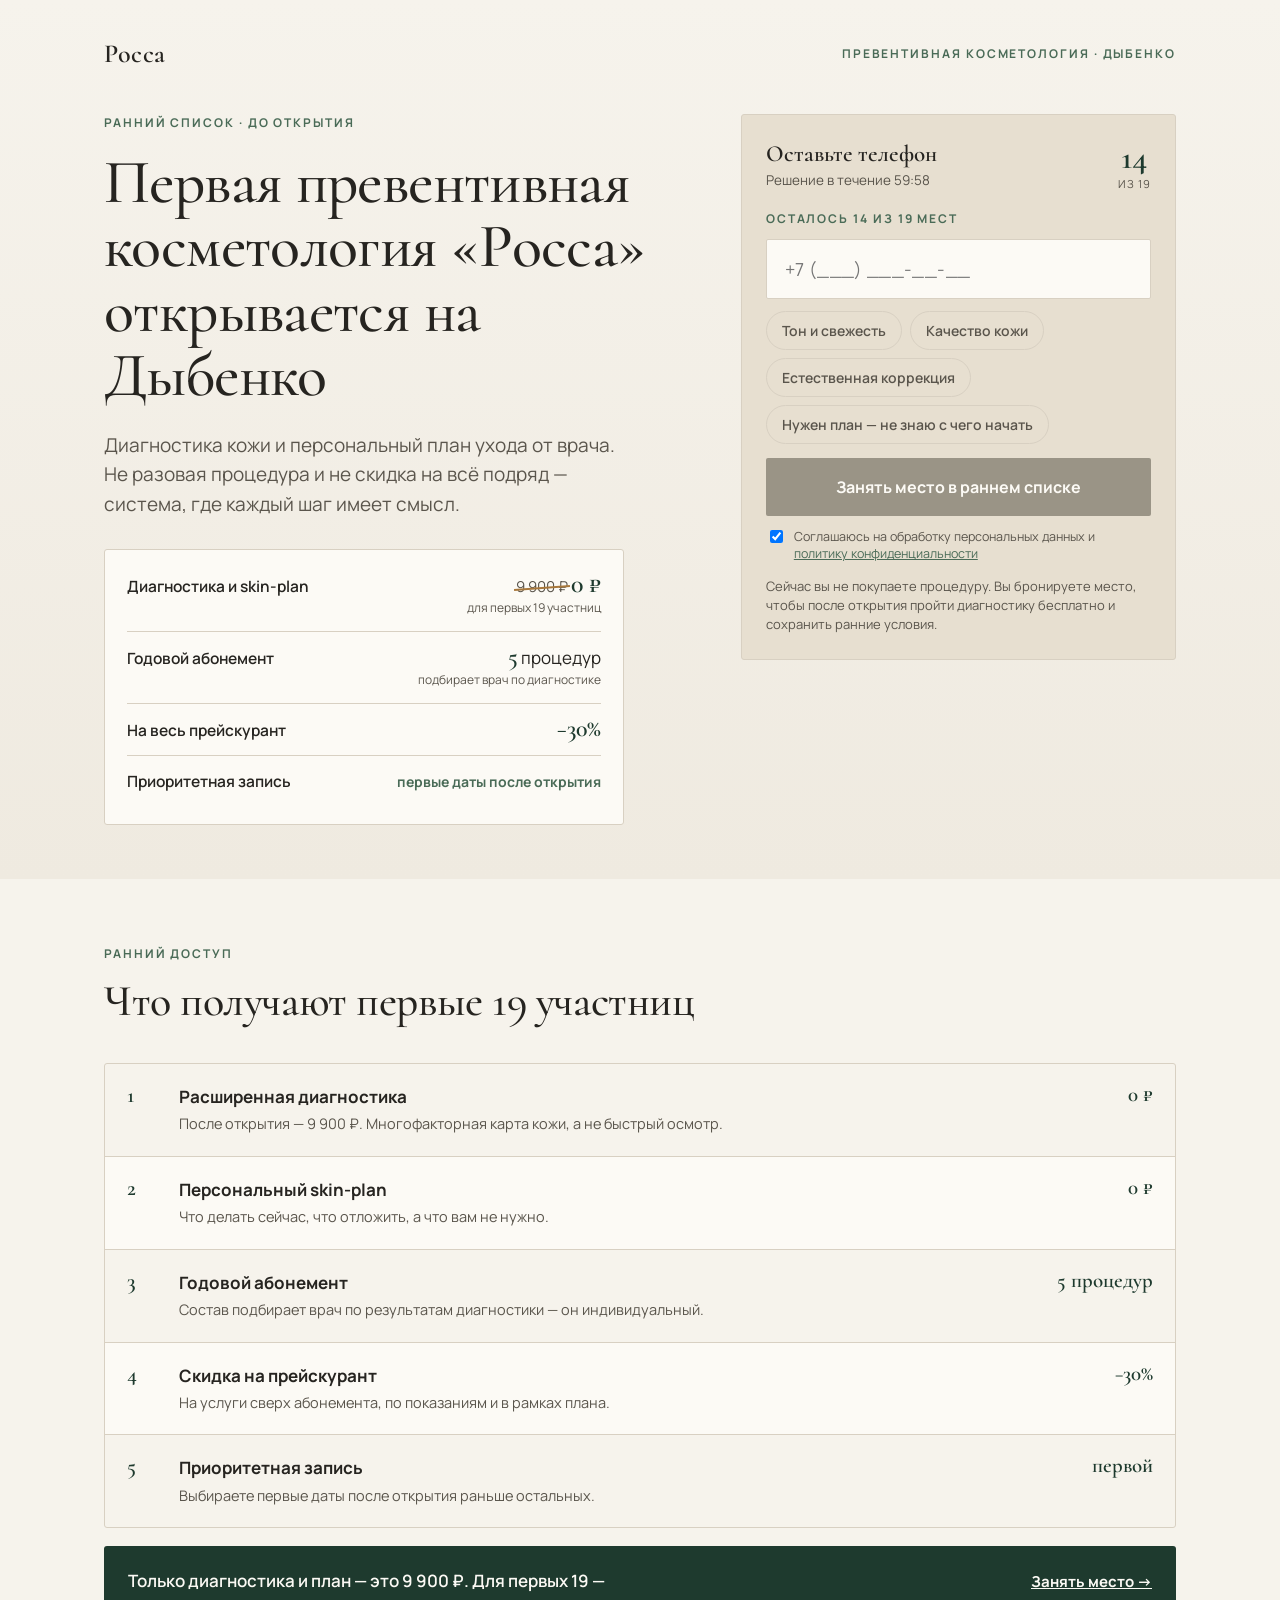
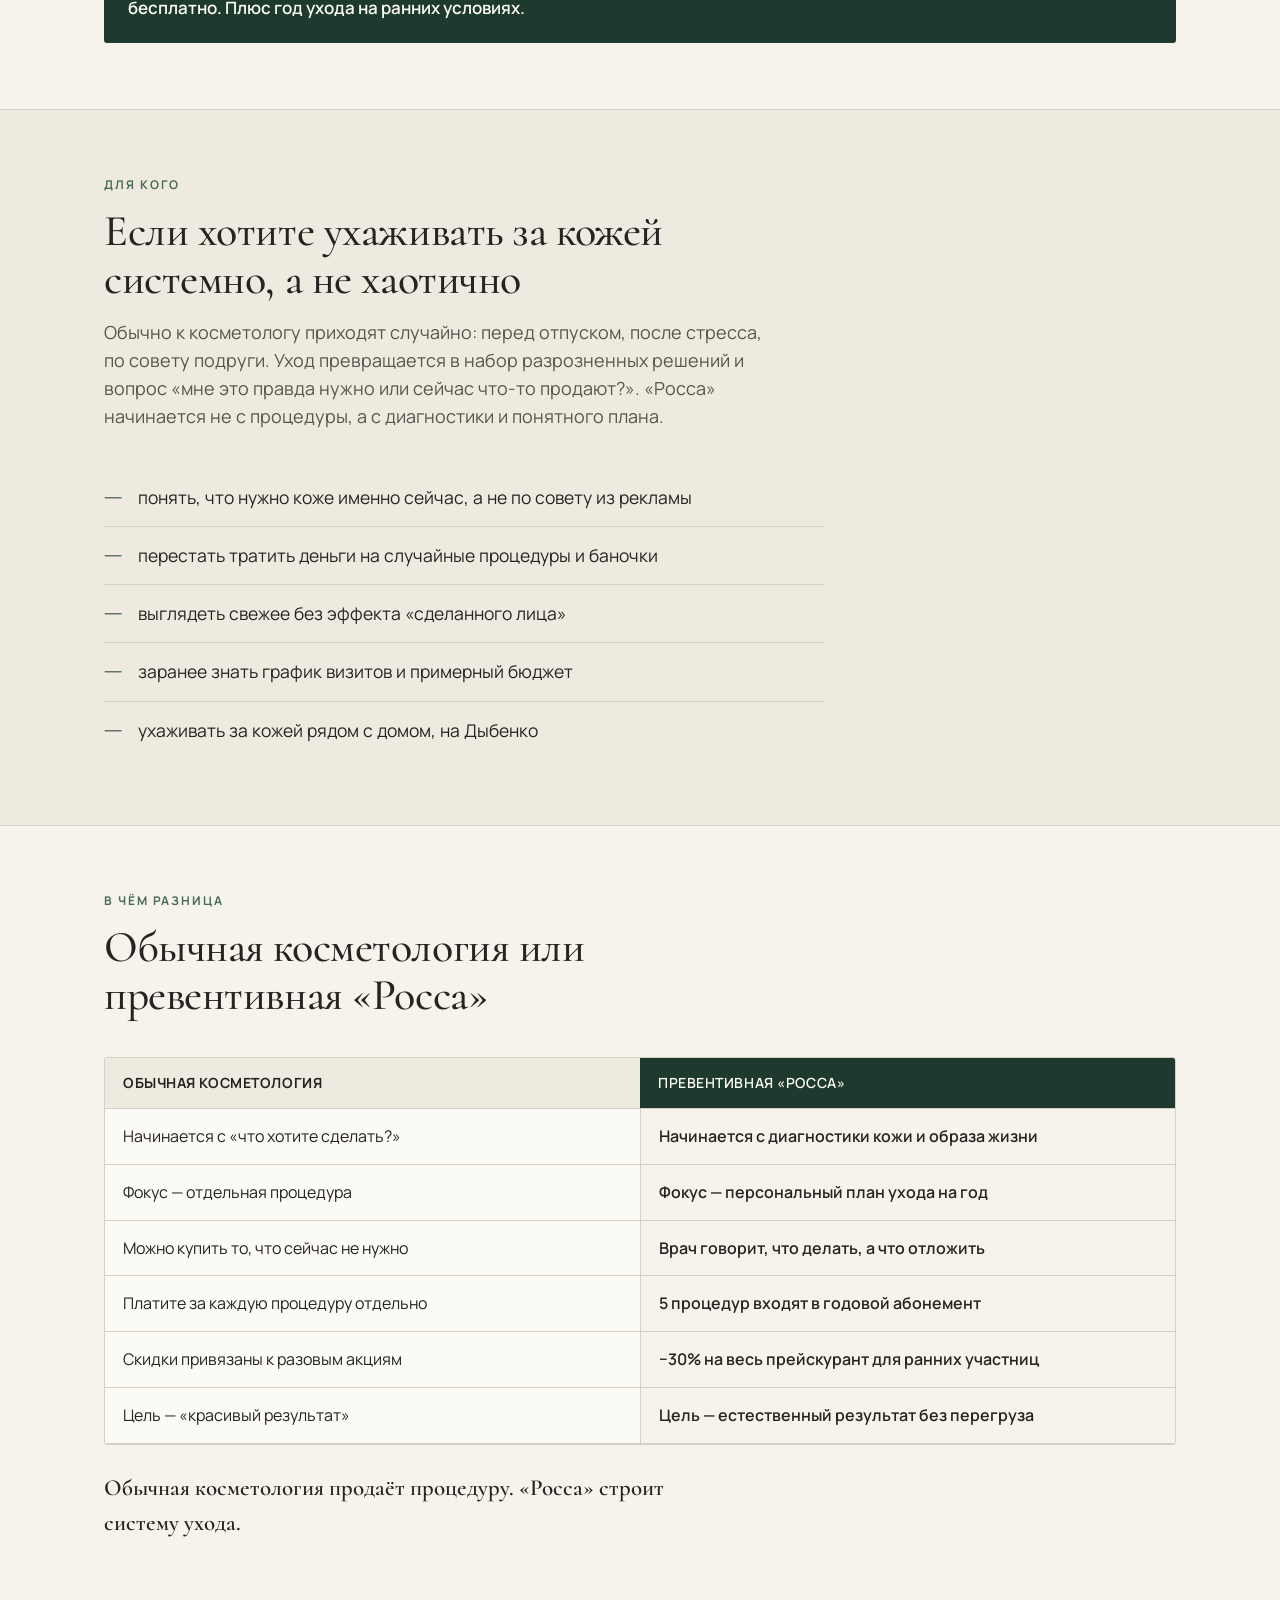
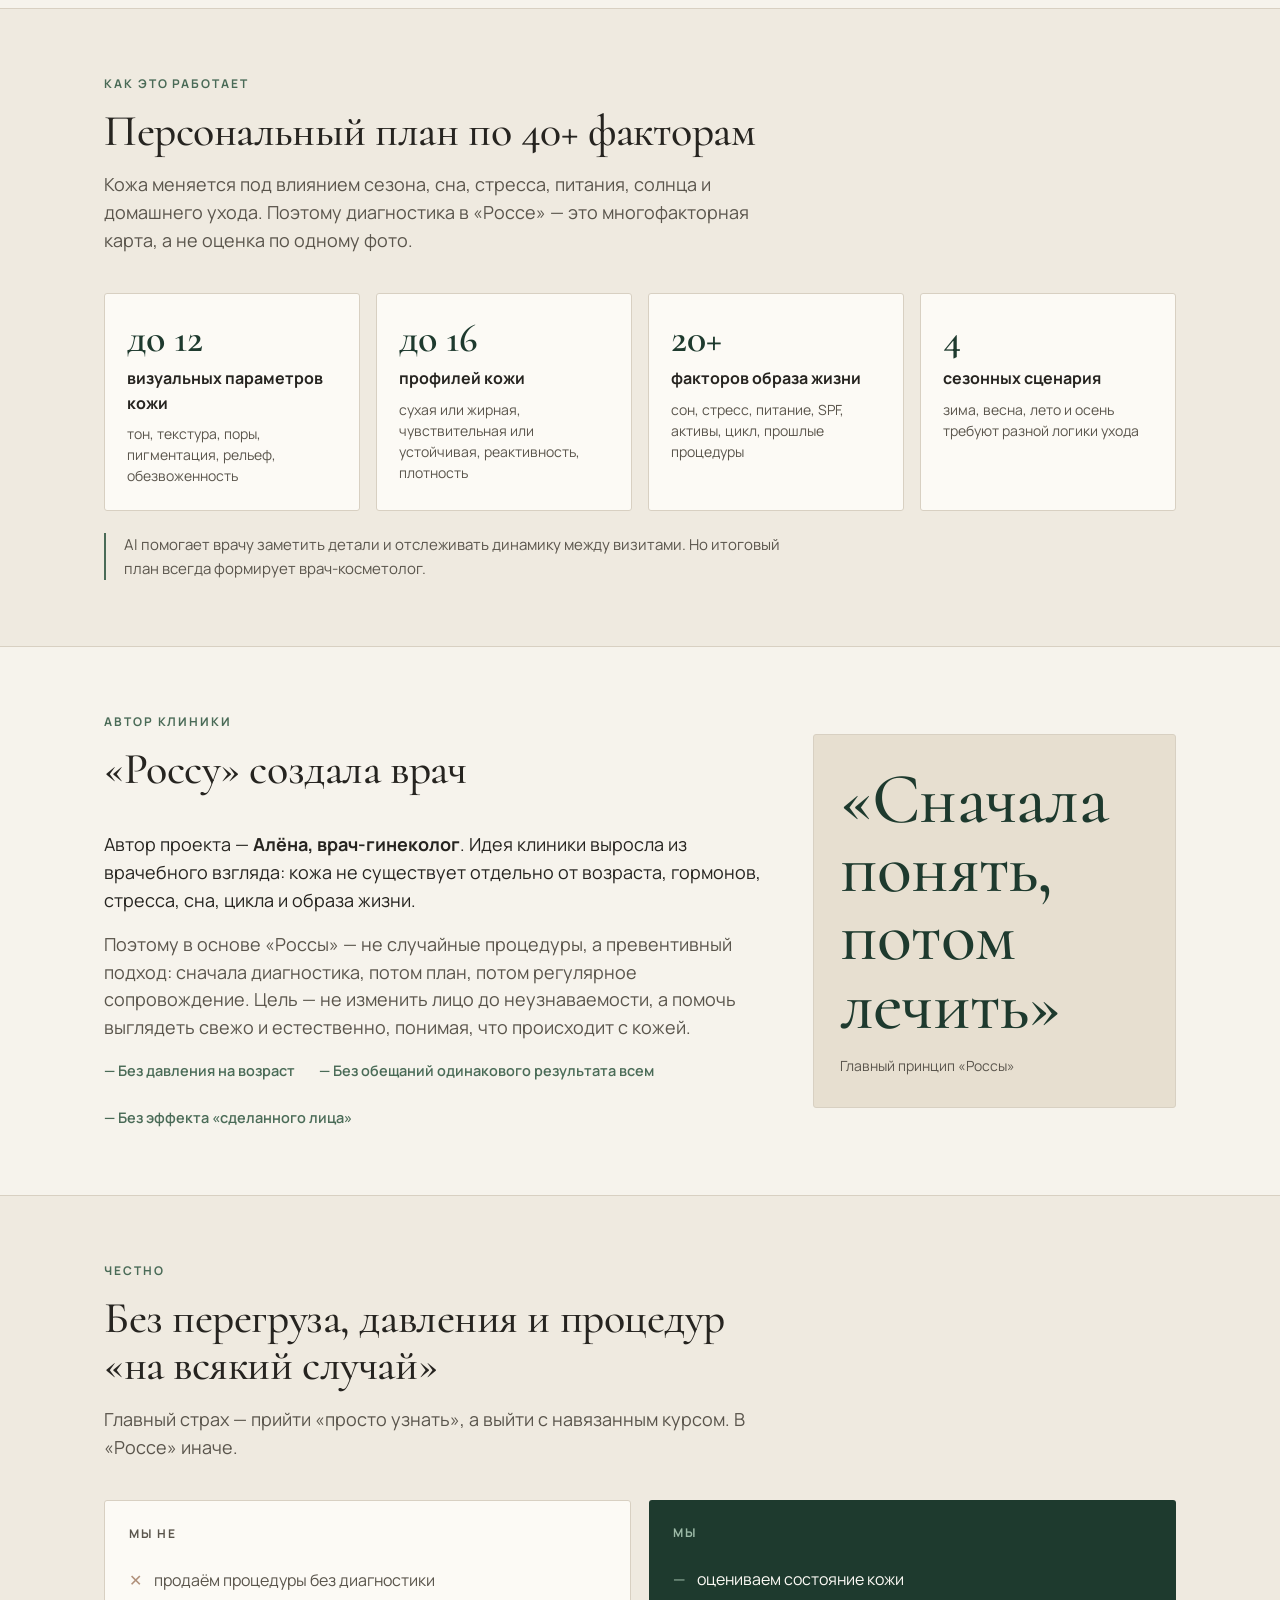
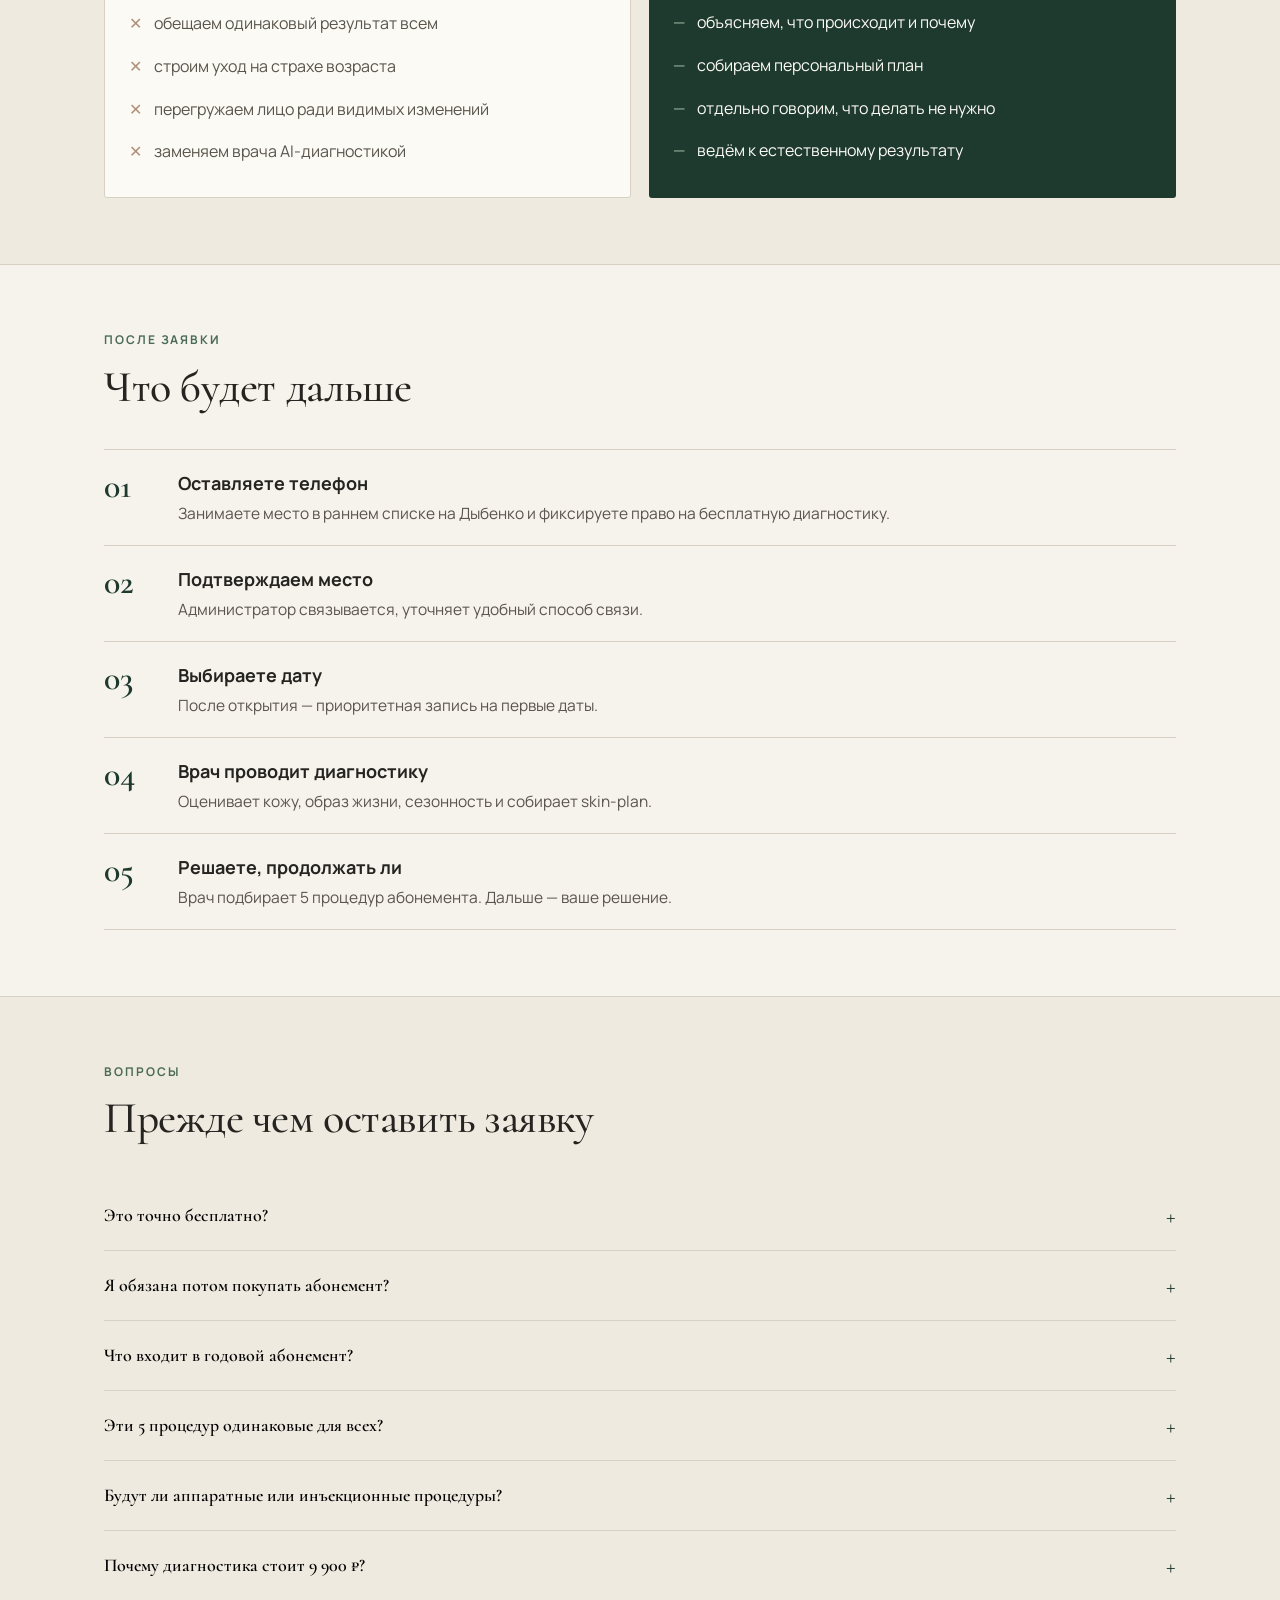
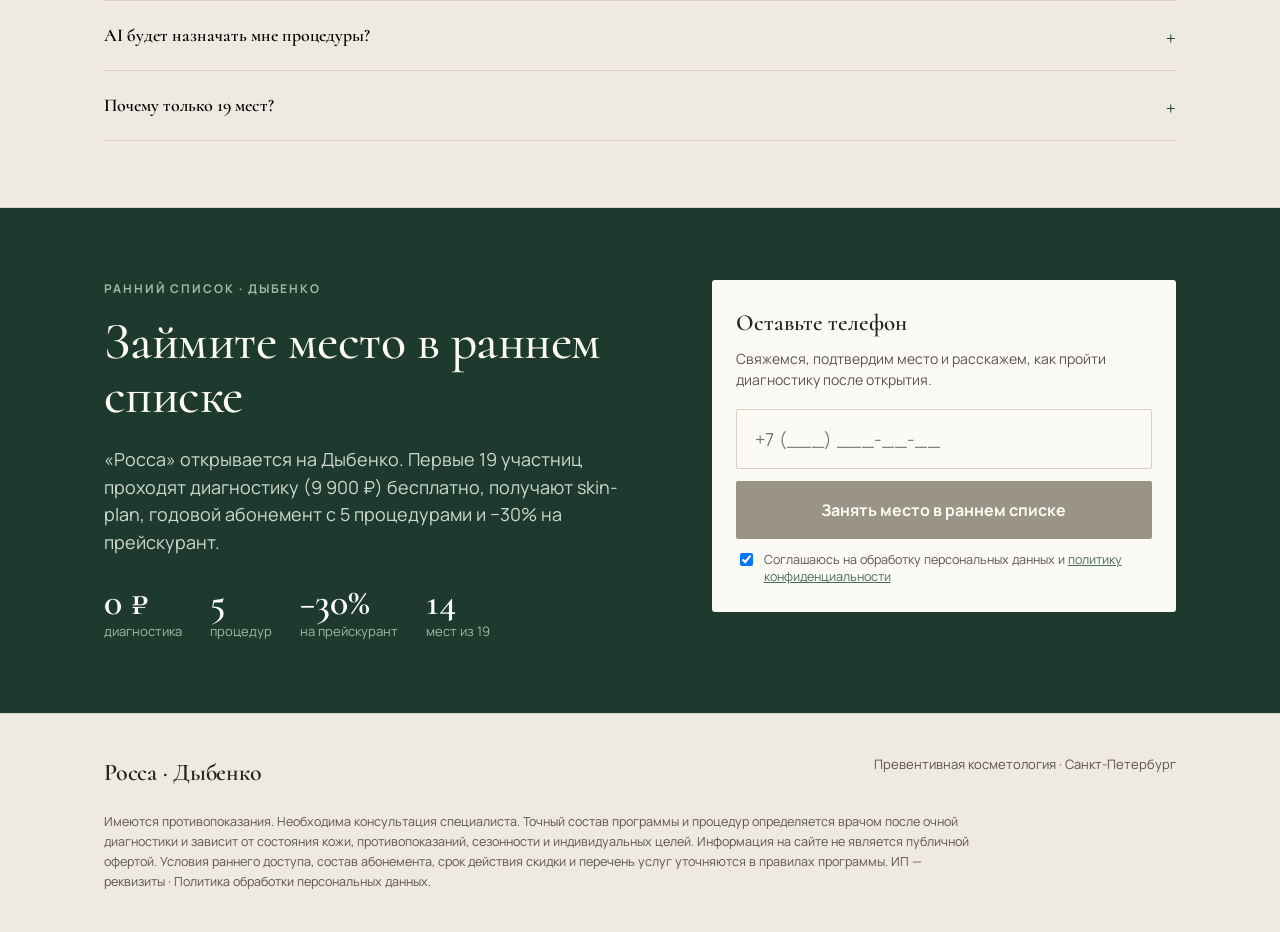
<file: rossa-dybenko.html>
<!DOCTYPE html>
<html lang="ru">
<head>
<meta charset="UTF-8" />
<meta name="viewport" content="width=device-width, initial-scale=1.0" />
<title>Росса · превентивная косметология на Дыбенко — ранний список</title>
<meta name="description" content="Первая превентивная косметология «Росса» открывается на Дыбенко. Диагностика и персональный план ухода от врача. Первым 19 участницам — бесплатно." />
<link rel="preconnect" href="https://fonts.googleapis.com" />
<link rel="preconnect" href="https://fonts.gstatic.com" crossorigin />
<link href="https://fonts.googleapis.com/css2?family=Cormorant:wght@400;500;600&family=Manrope:wght@400;500;600;700;800&display=swap" rel="stylesheet" />
<style>
  :root{
    --base:#F6F3EC; --base-deep:#EFEAE0; --sand:#E7DFD0;
    --green:#1E3A2E; --green-2:#2C5340; --green-soft:#4A6B57;
    --ink:#262420; --ink-soft:#5A554C; --line:#D8D0C2;
    --gold:#A8783C; --white:#FCFAF5;
  }
  *{box-sizing:border-box}
  html{scroll-behavior:smooth}
  body{margin:0;background:var(--base);color:var(--ink);
    font-family:'Manrope',system-ui,sans-serif;font-size:17px;line-height:1.55;-webkit-font-smoothing:antialiased}
  h1,h2,h3,.display{font-family:'Cormorant',Georgia,serif;font-weight:500;letter-spacing:-.01em;margin:0}
  p{margin:0}
  .wrap{max-width:1120px;margin:0 auto;padding:0 24px}
  .eyebrow{font-weight:700;font-size:12px;letter-spacing:.16em;text-transform:uppercase;color:var(--green-soft)}
  .num{font-family:'Cormorant';font-weight:600;color:var(--green);line-height:1}
  .strike{position:relative;color:var(--ink-soft)}
  .strike::after{content:"";position:absolute;left:-2px;right:-2px;top:52%;height:2px;background:var(--gold);transform:rotate(-4deg)}
  a{color:inherit}
  section{border-bottom:1px solid var(--line)}
  .sec{padding:66px 0}
  .sec.alt{background:var(--base-deep)}
  .h2{font-size:clamp(28px,4.4vw,44px);line-height:1.08}
  .h2wrap{margin-bottom:38px;max-width:680px}
  .sub{font-size:18px;color:var(--ink-soft);margin-top:16px}
  .reveal{opacity:0;transform:translateY(16px);transition:opacity .7s ease,transform .7s ease}
  .reveal.in{opacity:1;transform:none}
  @media (prefers-reduced-motion:reduce){.reveal{opacity:1;transform:none;transition:none}}
  .btn{display:inline-flex;align-items:center;justify-content:center;gap:10px;background:var(--green);
    color:var(--white);border:none;cursor:pointer;font-family:'Manrope';font-weight:700;font-size:16px;
    padding:18px 30px;border-radius:2px;transition:background .25s,transform .15s;width:100%;text-align:center}
  .btn:hover{background:var(--green-2)}
  .btn:active{transform:translateY(1px)}
  .btn:disabled{background:#9A9486;cursor:not-allowed}
  .btn:focus-visible{outline:3px solid var(--gold);outline-offset:3px}
  .field{width:100%;padding:17px 18px;font-size:18px;border:1.5px solid var(--line);background:var(--white);
    border-radius:2px;color:var(--ink);letter-spacing:.02em;font-family:inherit}
  .field:focus{outline:none;border-color:var(--green)}
  .chip{border:1.5px solid var(--line);background:transparent;color:var(--ink-soft);padding:9px 15px;
    border-radius:30px;font-size:14px;font-weight:600;cursor:pointer;transition:all .2s;font-family:inherit}
  .chip.on{border-color:var(--green);background:var(--green);color:var(--white)}
  .sticky-cta{position:fixed;left:0;right:0;bottom:0;z-index:50;padding:12px 16px;
    background:rgba(246,243,236,.94);backdrop-filter:blur(8px);border-top:1px solid var(--line);
    transform:translateY(120%);transition:transform .3s}
  .sticky-cta.show{transform:none}
  @media(min-width:900px){.sticky-cta{display:none}}

  .hero{background:linear-gradient(180deg,var(--base),var(--base-deep));padding:34px 0 54px}
  .hero-grid{display:grid;grid-template-columns:1fr;gap:40px}
  .offer-card{background:var(--white);border:1px solid var(--line);border-radius:3px;padding:8px 22px 18px;max-width:520px}
  .orow{display:flex;align-items:baseline;justify-content:space-between;gap:14px;padding:13px 0;border-bottom:1px solid var(--line)}
  .orow:last-child{border-bottom:none}
  .form-card{background:var(--sand);border:1px solid var(--line);border-radius:3px;padding:26px 24px;align-self:start}
  .note{font-size:12px;color:var(--ink-soft);font-weight:400}

  .grid-cards{display:grid;grid-template-columns:repeat(auto-fit,minmax(220px,1fr));gap:16px}
  .fcard{background:var(--white);border:1px solid var(--line);border-radius:3px;padding:24px 22px}

  .cmp{display:grid;grid-template-columns:1fr;border:1px solid var(--line);border-radius:3px;overflow:hidden}
  .cmp-head{display:none;padding:14px 18px;font-weight:700;font-size:14px;letter-spacing:.04em;text-transform:uppercase}
  .cmp-tag{display:inline-block;font-size:11px;font-weight:700;letter-spacing:.1em;text-transform:uppercase;color:var(--green-soft);margin-right:10px}
  .cmp-cell{padding:15px 18px;font-size:16px;border-bottom:1px solid var(--line)}
  .cmp-a{background:var(--white)}
  .cmp-b{background:transparent;font-weight:600}
  @media(min-width:760px){
    .cmp{grid-template-columns:1fr 1fr}
    .cmp-head{display:block;background:var(--base-deep);border-bottom:1px solid var(--line)}
    .cmp-head.cmp-b{background:var(--green);color:var(--white)}
    .cmp-tag{display:none}
    .cmp-cell.cmp-b{border-left:1px solid var(--line)}
  }
  .dodont{display:grid;grid-template-columns:1fr;gap:18px}
  .author-grid{display:grid;grid-template-columns:1fr;gap:34px}
  .final{padding:72px 0;background:var(--green);color:var(--white)}
  .final-grid{display:grid;grid-template-columns:1fr;gap:40px}
  @media(min-width:900px){
    .hero-grid{grid-template-columns:1.15fr .85fr;gap:48px}
    .author-grid{grid-template-columns:1.3fr .7fr}
    .dodont{grid-template-columns:1fr 1fr}
    .final-grid{grid-template-columns:1.1fr .9fr;align-items:start}
  }
  .faq-q{width:100%;background:none;border:none;cursor:pointer;text-align:left;padding:20px 0;
    display:flex;justify-content:space-between;gap:16px;align-items:center;font-family:inherit}
  .faq-q span:first-child{font-size:18px;font-weight:600;font-family:'Cormorant'}
  .faq-plus{font-family:'Cormorant';font-size:24px;color:var(--green);transition:transform .25s}
  .faq-item.open .faq-plus{transform:rotate(45deg)}
  .faq-a{max-height:0;overflow:hidden;transition:max-height .3s ease}
  .faq-a p{font-size:16px;color:var(--ink-soft);max-width:720px;padding-bottom:20px}
</style>
</head>
<body>

<!-- HERO -->
<header class="hero" id="top">
  <div class="wrap">
    <div style="display:flex;align-items:center;justify-content:space-between;margin-bottom:40px">
      <div class="display" style="font-size:26px;font-weight:600;letter-spacing:.02em">Росса</div>
      <div class="eyebrow">Превентивная косметология · Дыбенко</div>
    </div>
    <div class="hero-grid">
      <div>
        <div class="eyebrow reveal" style="margin-bottom:18px">Ранний список · до открытия</div>
        <h1 class="reveal" style="font-size:clamp(38px,6vw,62px);line-height:1.04;margin-bottom:22px">Первая превентивная косметология «Росса» открывается на Дыбенко</h1>
        <p class="reveal" style="font-size:19px;color:var(--ink-soft);max-width:520px;margin-bottom:30px">Диагностика кожи и персональный план ухода от врача. Не разовая процедура и не скидка на всё подряд — система, где каждый шаг имеет смысл.</p>
        <div class="offer-card reveal">
          <div class="orow"><span style="font-weight:600;font-size:15.5px">Диагностика и skin-plan</span><span style="text-align:right"><span class="strike" style="font-size:15px">9 900 ₽</span> <span class="num" style="font-size:26px">0 ₽</span><div class="note">для первых 19 участниц</div></span></div>
          <div class="orow"><span style="font-weight:600;font-size:15.5px">Годовой абонемент</span><span style="text-align:right"><span class="num" style="font-size:24px">5</span> процедур<div class="note">подбирает врач по диагностике</div></span></div>
          <div class="orow"><span style="font-weight:600;font-size:15.5px">На весь прейскурант</span><span class="num" style="font-size:24px">−30%</span></div>
          <div class="orow"><span style="font-weight:600;font-size:15.5px">Приоритетная запись</span><span style="font-size:14px;color:var(--green-soft);font-weight:700">первые даты после открытия</span></div>
        </div>
      </div>
      <div class="form-card reveal">
        <div style="display:flex;justify-content:space-between;align-items:center;margin-bottom:18px;gap:12px">
          <div>
            <div style="font-family:'Cormorant';font-weight:600;font-size:23px;line-height:1">Оставьте телефон</div>
            <div style="font-size:13.5px;color:var(--ink-soft);margin-top:4px">Решение в течение <span id="timer">60:00</span></div>
          </div>
          <div style="text-align:center">
            <div class="num" style="font-size:34px">14</div>
            <div style="font-size:11px;color:var(--ink-soft);text-transform:uppercase;letter-spacing:.1em">из 19</div>
          </div>
        </div>
        <form class="lead-form" data-form onsubmit="return false">
    <div class="form-fields">
    <div class="eyebrow" style="margin-bottom:10px">Осталось 14 из 19 мест</div>
    <input id="phone-hero" class="field phone-input" inputmode="tel" placeholder="+7 (___) ___-__-__" aria-label="Телефон" style="margin-bottom:12px"/>
    <div class="chips" style="display:flex;flex-wrap:wrap;gap:8px;margin-bottom:14px">
      <button type="button" class="chip" data-chip>Тон и свежесть</button><button type="button" class="chip" data-chip>Качество кожи</button><button type="button" class="chip" data-chip>Естественная коррекция</button><button type="button" class="chip" data-chip>Нужен план — не знаю с чего начать</button>
    </div>
    <button class="btn submit-btn" disabled>Занять место в раннем списке</button>
    <label style="display:flex;gap:8px;align-items:flex-start;margin-top:12px;font-size:12.5px;color:var(--ink-soft);line-height:1.4;cursor:pointer">
      <input type="checkbox" class="agree" checked style="margin-top:2px"/>
      <span>Соглашаюсь на обработку персональных данных и <a href="#" style="color:var(--green-soft);text-decoration:underline">политику конфиденциальности</a></span>
    </label>
    <p style="font-size:13px;color:var(--ink-soft);margin-top:14px;line-height:1.45">Сейчас вы не покупаете процедуру. Вы бронируете место, чтобы после открытия пройти диагностику бесплатно и сохранить ранние условия.</p></div>
    <div class="form-done" style="display:none;text-align:center;padding:4px 0">
      <div class="num" style="font-size:46px;margin-bottom:6px">№6</div>
      <p style="font-weight:700;font-size:19px;margin-bottom:6px">Вы в раннем списке на Дыбенко</p>
      <p style="color:var(--ink-soft);font-size:15px">Свяжемся, чтобы подтвердить место, и расскажем, как пройти диагностику после открытия.</p>
    </div>
  </form>
      </div>
    </div>
  </div>
</header>

<!-- 2 ЧТО ВХОДИТ -->
<section class="sec" id="offer"><div class="wrap reveal">
  <div class="h2wrap"><div class="eyebrow" style="margin-bottom:14px">Ранний доступ</div><h2 class="h2">Что получают первые 19 участниц</h2></div>
  <div style="border:1px solid var(--line);border-radius:3px;overflow:hidden">
    <div style="display:grid;grid-template-columns:34px 1fr auto;gap:18px;align-items:start;padding:20px 22px;border-bottom:1px solid var(--line);">
      <div class="num" style="font-size:22px">1</div>
      <div><div style="font-weight:700;font-size:17px">Расширенная диагностика</div><div style="font-size:14.5px;color:var(--ink-soft);margin-top:3px">После открытия — 9 900 ₽. Многофакторная карта кожи, а не быстрый осмотр.</div></div>
      <div class="num" style="font-size:21px;white-space:nowrap">0 ₽</div>
    </div><div style="display:grid;grid-template-columns:34px 1fr auto;gap:18px;align-items:start;padding:20px 22px;background:var(--white);border-bottom:1px solid var(--line);">
      <div class="num" style="font-size:22px">2</div>
      <div><div style="font-weight:700;font-size:17px">Персональный skin-plan</div><div style="font-size:14.5px;color:var(--ink-soft);margin-top:3px">Что делать сейчас, что отложить, а что вам не нужно.</div></div>
      <div class="num" style="font-size:21px;white-space:nowrap">0 ₽</div>
    </div><div style="display:grid;grid-template-columns:34px 1fr auto;gap:18px;align-items:start;padding:20px 22px;border-bottom:1px solid var(--line);">
      <div class="num" style="font-size:22px">3</div>
      <div><div style="font-weight:700;font-size:17px">Годовой абонемент</div><div style="font-size:14.5px;color:var(--ink-soft);margin-top:3px">Состав подбирает врач по результатам диагностики — он индивидуальный.</div></div>
      <div class="num" style="font-size:21px;white-space:nowrap">5 процедур</div>
    </div><div style="display:grid;grid-template-columns:34px 1fr auto;gap:18px;align-items:start;padding:20px 22px;background:var(--white);border-bottom:1px solid var(--line);">
      <div class="num" style="font-size:22px">4</div>
      <div><div style="font-weight:700;font-size:17px">Скидка на прейскурант</div><div style="font-size:14.5px;color:var(--ink-soft);margin-top:3px">На услуги сверх абонемента, по показаниям и в рамках плана.</div></div>
      <div class="num" style="font-size:21px;white-space:nowrap">−30%</div>
    </div><div style="display:grid;grid-template-columns:34px 1fr auto;gap:18px;align-items:start;padding:20px 22px;">
      <div class="num" style="font-size:22px">5</div>
      <div><div style="font-weight:700;font-size:17px">Приоритетная запись</div><div style="font-size:14.5px;color:var(--ink-soft);margin-top:3px">Выбираете первые даты после открытия раньше остальных.</div></div>
      <div class="num" style="font-size:21px;white-space:nowrap">первой</div>
    </div>
  </div>
  <div style="background:var(--green);color:var(--white);border-radius:3px;padding:22px 24px;margin-top:18px;display:flex;flex-wrap:wrap;gap:8px 16px;align-items:baseline;justify-content:space-between">
    <span style="font-size:17px;font-weight:600;max-width:560px">Только диагностика и план — это 9 900 ₽. Для первых 19 — бесплатно. Плюс год ухода на ранних условиях.</span>
    <a href="#top" class="to-top" style="font-weight:700;font-size:15px;text-decoration:underline;white-space:nowrap">Занять место →</a>
  </div>
</div></section>

<!-- 3 ДЛЯ КОГО -->
<section class="sec alt" id="forwho"><div class="wrap reveal">
  <div class="h2wrap"><div class="eyebrow" style="margin-bottom:14px">Для кого</div><h2 class="h2">Если хотите ухаживать за кожей системно, а не хаотично</h2>
    <p class="sub">Обычно к косметологу приходят случайно: перед отпуском, после стресса, по совету подруги. Уход превращается в набор разрозненных решений и вопрос «мне это правда нужно или сейчас что-то продают?». «Росса» начинается не с процедуры, а с диагностики и понятного плана.</p></div>
  <ul style="list-style:none;padding:0;margin:0;max-width:720px">
    <li style="display:flex;gap:16px;padding:15px 0;border-bottom:1px solid var(--line);font-size:17.5px"><span style="color:var(--green);font-family:'Cormorant';font-size:22px;font-weight:600;line-height:1">—</span><span>понять, что нужно коже именно сейчас, а не по совету из рекламы</span></li><li style="display:flex;gap:16px;padding:15px 0;border-bottom:1px solid var(--line);font-size:17.5px"><span style="color:var(--green);font-family:'Cormorant';font-size:22px;font-weight:600;line-height:1">—</span><span>перестать тратить деньги на случайные процедуры и баночки</span></li><li style="display:flex;gap:16px;padding:15px 0;border-bottom:1px solid var(--line);font-size:17.5px"><span style="color:var(--green);font-family:'Cormorant';font-size:22px;font-weight:600;line-height:1">—</span><span>выглядеть свежее без эффекта «сделанного лица»</span></li><li style="display:flex;gap:16px;padding:15px 0;border-bottom:1px solid var(--line);font-size:17.5px"><span style="color:var(--green);font-family:'Cormorant';font-size:22px;font-weight:600;line-height:1">—</span><span>заранее знать график визитов и примерный бюджет</span></li><li style="display:flex;gap:16px;padding:15px 0;font-size:17.5px"><span style="color:var(--green);font-family:'Cormorant';font-size:22px;font-weight:600;line-height:1">—</span><span>ухаживать за кожей рядом с домом, на Дыбенко</span></li>
  </ul>
</div></section>

<!-- 4 СРАВНЕНИЕ -->
<section class="sec" id="compare"><div class="wrap reveal">
  <div class="h2wrap"><div class="eyebrow" style="margin-bottom:14px">В чём разница</div><h2 class="h2">Обычная косметология или превентивная «Росса»</h2></div>
  <div class="cmp">
    <div class="cmp-head cmp-a">Обычная косметология</div>
    <div class="cmp-head cmp-b">Превентивная «Росса»</div>
    <div class="cmp-cell cmp-a"><span class="cmp-tag">Было</span>Начинается с «что хотите сделать?»</div><div class="cmp-cell cmp-b"><span class="cmp-tag">Стало</span>Начинается с диагностики кожи и образа жизни</div><div class="cmp-cell cmp-a"><span class="cmp-tag">Было</span>Фокус — отдельная процедура</div><div class="cmp-cell cmp-b"><span class="cmp-tag">Стало</span>Фокус — персональный план ухода на год</div><div class="cmp-cell cmp-a"><span class="cmp-tag">Было</span>Можно купить то, что сейчас не нужно</div><div class="cmp-cell cmp-b"><span class="cmp-tag">Стало</span>Врач говорит, что делать, а что отложить</div><div class="cmp-cell cmp-a"><span class="cmp-tag">Было</span>Платите за каждую процедуру отдельно</div><div class="cmp-cell cmp-b"><span class="cmp-tag">Стало</span>5 процедур входят в годовой абонемент</div><div class="cmp-cell cmp-a"><span class="cmp-tag">Было</span>Скидки привязаны к разовым акциям</div><div class="cmp-cell cmp-b"><span class="cmp-tag">Стало</span>−30% на весь прейскурант для ранних участниц</div><div class="cmp-cell cmp-a"><span class="cmp-tag">Было</span>Цель — «красивый результат»</div><div class="cmp-cell cmp-b"><span class="cmp-tag">Стало</span>Цель — естественный результат без перегруза</div>
  </div>
  <p style="font-size:19px;margin-top:26px;max-width:620px"><span style="font-family:'Cormorant';font-size:23px;font-weight:600">Обычная косметология продаёт процедуру. «Росса» строит систему ухода.</span></p>
</div></section>

<!-- 5 КАРТА -->
<section class="sec alt" id="map"><div class="wrap reveal">
  <div class="h2wrap"><div class="eyebrow" style="margin-bottom:14px">Как это работает</div><h2 class="h2">Персональный план по 40+ факторам</h2>
    <p class="sub">Кожа меняется под влиянием сезона, сна, стресса, питания, солнца и домашнего ухода. Поэтому диагностика в «Россе» — это многофакторная карта, а не оценка по одному фото.</p></div>
  <div class="grid-cards">
    <div class="fcard"><div class="num" style="font-size:40px;margin-bottom:8px">до 12</div><div style="font-weight:700;font-size:16px;margin-bottom:8px">визуальных параметров кожи</div><div style="font-size:14px;color:var(--ink-soft);line-height:1.5">тон, текстура, поры, пигментация, рельеф, обезвоженность</div></div><div class="fcard"><div class="num" style="font-size:40px;margin-bottom:8px">до 16</div><div style="font-weight:700;font-size:16px;margin-bottom:8px">профилей кожи</div><div style="font-size:14px;color:var(--ink-soft);line-height:1.5">сухая или жирная, чувствительная или устойчивая, реактивность, плотность</div></div><div class="fcard"><div class="num" style="font-size:40px;margin-bottom:8px">20+</div><div style="font-weight:700;font-size:16px;margin-bottom:8px">факторов образа жизни</div><div style="font-size:14px;color:var(--ink-soft);line-height:1.5">сон, стресс, питание, SPF, активы, цикл, прошлые процедуры</div></div><div class="fcard"><div class="num" style="font-size:40px;margin-bottom:8px">4</div><div style="font-weight:700;font-size:16px;margin-bottom:8px">сезонных сценария</div><div style="font-size:14px;color:var(--ink-soft);line-height:1.5">зима, весна, лето и осень требуют разной логики ухода</div></div>
  </div>
  <p style="font-size:15px;color:var(--ink-soft);margin-top:22px;max-width:680px;padding-left:18px;border-left:2px solid var(--green-soft)">AI помогает врачу заметить детали и отслеживать динамику между визитами. Но итоговый план всегда формирует врач-косметолог.</p>
</div></section>

<!-- 6 АВТОР -->
<section class="sec" id="author"><div class="wrap reveal">
  <div class="author-grid">
    <div>
      <div class="h2wrap"><div class="eyebrow" style="margin-bottom:14px">Автор клиники</div><h2 class="h2">«Россу» создала врач</h2></div>
      <p style="font-size:18px">Автор проекта — <strong>Алёна, врач-гинеколог</strong>. Идея клиники выросла из врачебного взгляда: кожа не существует отдельно от возраста, гормонов, стресса, сна, цикла и образа жизни.</p>
      <p style="font-size:18px;color:var(--ink-soft);margin-top:16px">Поэтому в основе «Россы» — не случайные процедуры, а превентивный подход: сначала диагностика, потом план, потом регулярное сопровождение. Цель — не изменить лицо до неузнаваемости, а помочь выглядеть свежо и естественно, понимая, что происходит с кожей.</p>
      <div style="display:flex;gap:24px;flex-wrap:wrap;margin-top:18px">
        <div style="font-size:14.5px;font-weight:600;color:var(--green-soft)">— Без давления на возраст</div><div style="font-size:14.5px;font-weight:600;color:var(--green-soft)">— Без обещаний одинакового результата всем</div><div style="font-size:14.5px;font-weight:600;color:var(--green-soft)">— Без эффекта «сделанного лица»</div>
      </div>
    </div>
    <div style="background:var(--sand);border:1px solid var(--line);border-radius:3px;padding:30px 26px;align-self:center">
      <div class="display" style="font-size:clamp(40px,7vw,72px);line-height:.95;color:var(--green)">«Сначала<br/>понять,<br/>потом<br/>лечить»</div>
      <div style="font-size:14px;color:var(--ink-soft);margin-top:16px">Главный принцип «Россы»</div>
    </div>
  </div>
</div></section>

<!-- 7 ЧТО НЕ ДЕЛАЕМ -->
<section class="sec alt" id="notdo"><div class="wrap reveal">
  <div class="h2wrap"><div class="eyebrow" style="margin-bottom:14px">Честно</div><h2 class="h2">Без перегруза, давления и процедур «на всякий случай»</h2>
    <p class="sub">Главный страх — прийти «просто узнать», а выйти с навязанным курсом. В «Россе» иначе.</p></div>
  <div class="dodont">
    <div style="background:var(--white);border:1px solid var(--line);border-radius:3px;padding:24px">
      <div class="eyebrow" style="color:var(--ink-soft);margin-bottom:16px">Мы не</div>
      <div style="display:flex;gap:12px;padding:9px 0;font-size:16px;color:var(--ink-soft)"><span style="color:#B0907A">✕</span>продаём процедуры без диагностики</div><div style="display:flex;gap:12px;padding:9px 0;font-size:16px;color:var(--ink-soft)"><span style="color:#B0907A">✕</span>обещаем одинаковый результат всем</div><div style="display:flex;gap:12px;padding:9px 0;font-size:16px;color:var(--ink-soft)"><span style="color:#B0907A">✕</span>строим уход на страхе возраста</div><div style="display:flex;gap:12px;padding:9px 0;font-size:16px;color:var(--ink-soft)"><span style="color:#B0907A">✕</span>перегружаем лицо ради видимых изменений</div><div style="display:flex;gap:12px;padding:9px 0;font-size:16px;color:var(--ink-soft)"><span style="color:#B0907A">✕</span>заменяем врача AI-диагностикой</div>
    </div>
    <div style="background:var(--green);color:var(--white);border-radius:3px;padding:24px">
      <div class="eyebrow" style="color:#9DBBA8;margin-bottom:16px">Мы</div>
      <div style="display:flex;gap:12px;padding:9px 0;font-size:16px"><span style="color:#9DBBA8">—</span>оцениваем состояние кожи</div><div style="display:flex;gap:12px;padding:9px 0;font-size:16px"><span style="color:#9DBBA8">—</span>объясняем, что происходит и почему</div><div style="display:flex;gap:12px;padding:9px 0;font-size:16px"><span style="color:#9DBBA8">—</span>собираем персональный план</div><div style="display:flex;gap:12px;padding:9px 0;font-size:16px"><span style="color:#9DBBA8">—</span>отдельно говорим, что делать не нужно</div><div style="display:flex;gap:12px;padding:9px 0;font-size:16px"><span style="color:#9DBBA8">—</span>ведём к естественному результату</div>
    </div>
  </div>
</div></section>

<!-- 8 ПУТЬ -->
<section class="sec" id="journey"><div class="wrap reveal">
  <div class="h2wrap"><div class="eyebrow" style="margin-bottom:14px">После заявки</div><h2 class="h2">Что будет дальше</h2></div>
  <div>
    <div style="display:grid;grid-template-columns:56px 1fr;gap:18px;padding:20px 0;border-top:1px solid var(--line);">
      <div class="num" style="font-size:34px">01</div>
      <div><div style="font-weight:700;font-size:18px">Оставляете телефон</div><div style="font-size:15.5px;color:var(--ink-soft);margin-top:3px">Занимаете место в раннем списке на Дыбенко и фиксируете право на бесплатную диагностику.</div></div>
    </div><div style="display:grid;grid-template-columns:56px 1fr;gap:18px;padding:20px 0;border-top:1px solid var(--line);">
      <div class="num" style="font-size:34px">02</div>
      <div><div style="font-weight:700;font-size:18px">Подтверждаем место</div><div style="font-size:15.5px;color:var(--ink-soft);margin-top:3px">Администратор связывается, уточняет удобный способ связи.</div></div>
    </div><div style="display:grid;grid-template-columns:56px 1fr;gap:18px;padding:20px 0;border-top:1px solid var(--line);">
      <div class="num" style="font-size:34px">03</div>
      <div><div style="font-weight:700;font-size:18px">Выбираете дату</div><div style="font-size:15.5px;color:var(--ink-soft);margin-top:3px">После открытия — приоритетная запись на первые даты.</div></div>
    </div><div style="display:grid;grid-template-columns:56px 1fr;gap:18px;padding:20px 0;border-top:1px solid var(--line);">
      <div class="num" style="font-size:34px">04</div>
      <div><div style="font-weight:700;font-size:18px">Врач проводит диагностику</div><div style="font-size:15.5px;color:var(--ink-soft);margin-top:3px">Оценивает кожу, образ жизни, сезонность и собирает skin-plan.</div></div>
    </div><div style="display:grid;grid-template-columns:56px 1fr;gap:18px;padding:20px 0;border-top:1px solid var(--line);border-bottom:1px solid var(--line);">
      <div class="num" style="font-size:34px">05</div>
      <div><div style="font-weight:700;font-size:18px">Решаете, продолжать ли</div><div style="font-size:15.5px;color:var(--ink-soft);margin-top:3px">Врач подбирает 5 процедур абонемента. Дальше — ваше решение.</div></div>
    </div>
  </div>
</div></section>

<!-- 9 FAQ -->
<section class="sec alt" id="faq"><div class="wrap reveal">
  <div class="h2wrap"><div class="eyebrow" style="margin-bottom:14px">Вопросы</div><h2 class="h2">Прежде чем оставить заявку</h2></div>
  <div>
    <div class="faq-item" style="border-bottom:1px solid var(--line)">
      <button class="faq-q" aria-expanded="false"><span>Это точно бесплатно?</span><span class="faq-plus">+</span></button>
      <div class="faq-a"><p>Для первых 19 участниц раннего списка расширенная диагностика и персональный skin-plan после открытия — бесплатно. После открытия программа диагностики стоит 9 900 ₽.</p></div>
    </div><div class="faq-item" style="border-bottom:1px solid var(--line)">
      <button class="faq-q" aria-expanded="false"><span>Я обязана потом покупать абонемент?</span><span class="faq-plus">+</span></button>
      <div class="faq-a"><p>Нет. Сейчас вы не покупаете процедуру. Вы занимаете место, проходите диагностику после открытия, получаете план и узнаёте персональные условия.</p></div>
    </div><div class="faq-item" style="border-bottom:1px solid var(--line)">
      <button class="faq-q" aria-expanded="false"><span>Что входит в годовой абонемент?</span><span class="faq-plus">+</span></button>
      <div class="faq-a"><p>5 процедур, подобранных врачом по результатам диагностики, и скидка 30% на весь прейскурант «Россы».</p></div>
    </div><div class="faq-item" style="border-bottom:1px solid var(--line)">
      <button class="faq-q" aria-expanded="false"><span>Эти 5 процедур одинаковые для всех?</span><span class="faq-plus">+</span></button>
      <div class="faq-a"><p>Нет. Состав определяется после диагностики и зависит от состояния кожи, сезонности, противопоказаний и целей.</p></div>
    </div><div class="faq-item" style="border-bottom:1px solid var(--line)">
      <button class="faq-q" aria-expanded="false"><span>Будут ли аппаратные или инъекционные процедуры?</span><span class="faq-plus">+</span></button>
      <div class="faq-a"><p>Да, если они подходят по результатам диагностики. «Росса» создаётся как врачебная косметология с уходовыми, аппаратными и инъекционными направлениями — но начинается всё с диагностики, а не с продажи процедуры.</p></div>
    </div><div class="faq-item" style="border-bottom:1px solid var(--line)">
      <button class="faq-q" aria-expanded="false"><span>Почему диагностика стоит 9 900 ₽?</span><span class="faq-plus">+</span></button>
      <div class="faq-a"><p>Это не быстрый осмотр. Врач собирает многофакторную карту: состояние и профиль кожи, домашний уход, сезон, образ жизни, прошлые процедуры и динамику изменений.</p></div>
    </div><div class="faq-item" style="border-bottom:1px solid var(--line)">
      <button class="faq-q" aria-expanded="false"><span>AI будет назначать мне процедуры?</span><span class="faq-plus">+</span></button>
      <div class="faq-a"><p>Нет. AI помогает врачу видеть детали и отслеживать динамику, но не принимает медицинских решений. Итоговый план всегда формирует врач-косметолог.</p></div>
    </div><div class="faq-item" style="border-bottom:1px solid var(--line)">
      <button class="faq-q" aria-expanded="false"><span>Почему только 19 мест?</span><span class="faq-plus">+</span></button>
      <div class="faq-a"><p>Чтобы первые участницы получили приоритетную запись, полноценную диагностику и внимательную работу с планом после открытия.</p></div>
    </div>
  </div>
</div></section>

<!-- 10 ФИНАЛ -->
<section class="final" id="final"><div class="wrap reveal">
  <div class="final-grid">
    <div>
      <div class="eyebrow" style="color:#9DBBA8;margin-bottom:16px">Ранний список · Дыбенко</div>
      <h2 style="font-size:clamp(32px,5vw,52px);line-height:1.05;margin-bottom:22px">Займите место в раннем списке</h2>
      <p style="font-size:18px;color:#CDD9D0;max-width:520px;margin-bottom:26px">«Росса» открывается на Дыбенко. Первые 19 участниц проходят диагностику (9 900 ₽) бесплатно, получают skin-plan, годовой абонемент с 5 процедурами и −30% на прейскурант.</p>
      <div style="display:flex;gap:28px;flex-wrap:wrap">
        <div><div class="num" style="font-size:38px;color:#fff">0 ₽</div><div style="font-size:13px;color:#9DBBA8">диагностика</div></div>
        <div><div class="num" style="font-size:38px;color:#fff">5</div><div style="font-size:13px;color:#9DBBA8">процедур</div></div>
        <div><div class="num" style="font-size:38px;color:#fff">−30%</div><div style="font-size:13px;color:#9DBBA8">на прейскурант</div></div>
        <div><div class="num" style="font-size:38px;color:#fff">14</div><div style="font-size:13px;color:#9DBBA8">мест из 19</div></div>
      </div>
    </div>
    <div style="background:var(--white);color:var(--ink);border-radius:3px;padding:26px 24px;align-self:start">
      <div style="font-family:'Cormorant';font-weight:600;font-size:23px;margin-bottom:6px">Оставьте телефон</div>
      <p style="font-size:14px;color:var(--ink-soft);margin-bottom:18px">Свяжемся, подтвердим место и расскажем, как пройти диагностику после открытия.</p>
      <form class="lead-form" data-form onsubmit="return false">
    <div class="form-fields">
    
    <input id="phone-final" class="field phone-input" inputmode="tel" placeholder="+7 (___) ___-__-__" aria-label="Телефон" style="margin-bottom:12px"/>
    
    <button class="btn submit-btn" disabled>Занять место в раннем списке</button>
    <label style="display:flex;gap:8px;align-items:flex-start;margin-top:12px;font-size:12.5px;color:var(--ink-soft);line-height:1.4;cursor:pointer">
      <input type="checkbox" class="agree" checked style="margin-top:2px"/>
      <span>Соглашаюсь на обработку персональных данных и <a href="#" style="color:var(--green-soft);text-decoration:underline">политику конфиденциальности</a></span>
    </label>
    </div>
    <div class="form-done" style="display:none;text-align:center;padding:4px 0">
      <div class="num" style="font-size:46px;margin-bottom:6px">№6</div>
      <p style="font-weight:700;font-size:19px;margin-bottom:6px">Вы в раннем списке на Дыбенко</p>
      <p style="color:var(--ink-soft);font-size:15px">Свяжемся, чтобы подтвердить место, и расскажем, как пройти диагностику после открытия.</p>
    </div>
  </form>
    </div>
  </div>
</div></section>

<!-- FOOTER -->
<footer style="background:var(--base-deep);padding:40px 0">
  <div class="wrap">
    <div style="display:flex;justify-content:space-between;gap:20px;flex-wrap:wrap;margin-bottom:20px">
      <div class="display" style="font-size:24px;font-weight:600">Росса · Дыбенко</div>
      <div style="font-size:13px;color:var(--ink-soft)">Превентивная косметология · Санкт-Петербург</div>
    </div>
    <p style="font-size:12.5px;color:var(--ink-soft);line-height:1.6;max-width:880px">Имеются противопоказания. Необходима консультация специалиста. Точный состав программы и процедур определяется врачом после очной диагностики и зависит от состояния кожи, противопоказаний, сезонности и индивидуальных целей. Информация на сайте не является публичной офертой. Условия раннего доступа, состав абонемента, срок действия скидки и перечень услуг уточняются в правилах программы. ИП — реквизиты · Политика обработки персональных данных.</p>
  </div>
</footer>

<div class="sticky-cta" id="sticky"><button class="btn to-top">Занять место · осталось 14 из 19</button></div>

<script>
(function(){
  var SLUG = "dybenko", SPOTS_TOTAL = 19, SPOTS_LEFT = 14;

  function maskPhone(v){
    var d=v.replace(/\D/g,'');
    if(d.charAt(0)==='8') d='7'+d.slice(1);
    if(d.charAt(0)!=='7') d='7'+d;
    d=d.slice(0,11);
    var r='+7';
    if(d.length>1) r+=' ('+d.slice(1,4);
    if(d.length>=5) r+=') '+d.slice(4,7);
    if(d.length>=8) r+='-'+d.slice(7,9);
    if(d.length>=10) r+='-'+d.slice(9,11);
    return r;
  }
  function valid(v){ return v.replace(/\D/g,'').length===11; }

  // формы
  document.querySelectorAll('[data-form]').forEach(function(form){
    var input  = form.querySelector('.phone-input');
    var btn    = form.querySelector('.submit-btn');
    var agree  = form.querySelector('.agree');
    var fields = form.querySelector('.form-fields');
    var done   = form.querySelector('.form-done');
    var concern = null;
    if(!input) return;

    function refresh(){ btn.disabled = !(valid(input.value) && agree.checked); }
    input.addEventListener('input', function(){ input.value = maskPhone(input.value); refresh(); });
    agree.addEventListener('change', refresh);

    form.querySelectorAll('[data-chip]').forEach(function(ch){
      ch.addEventListener('click', function(){
        if(ch.classList.contains('on')){ ch.classList.remove('on'); concern=null; }
        else { form.querySelectorAll('[data-chip]').forEach(function(x){x.classList.remove('on')}); ch.classList.add('on'); concern=ch.textContent; }
      });
    });

    btn.addEventListener('click', function(){
      if(btn.disabled) return;
      var p = new URLSearchParams(window.location.search);
      var lead = {
        phone: input.value, concern: concern, district: SLUG,
        utm_source: p.get('utm_source')||'', utm_campaign: p.get('utm_campaign')||'',
        utm_content: p.get('utm_content')||'', ts: new Date().toISOString()
      };
      console.log('LEAD →', lead);
      // fetch('/api/lead',{method:'POST',headers:{'Content-Type':'application/json'},body:JSON.stringify(lead)});
      // Telegram-бот догрева: fetch('/api/telegram',{...})
      if(fields) fields.style.display='none';
      if(done) done.style.display='block';
    });
  });

  // таймер 60:00
  var t = 60*60, timerEl = document.getElementById('timer');
  if(timerEl){
    setInterval(function(){
      if(t>0) t--;
      var m=String(Math.floor(t/60)).padStart(2,'0'), s=String(t%60).padStart(2,'0');
      timerEl.textContent = m+':'+s;
    },1000);
  }

  // FAQ
  document.querySelectorAll('.faq-item').forEach(function(item){
    var q=item.querySelector('.faq-q'), a=item.querySelector('.faq-a');
    q.addEventListener('click', function(){
      var open=item.classList.toggle('open');
      q.setAttribute('aria-expanded', open?'true':'false');
      a.style.maxHeight = open ? a.scrollHeight+'px' : '0';
    });
  });

  // к форме
  document.querySelectorAll('.to-top').forEach(function(el){
    el.addEventListener('click', function(e){
      e.preventDefault();
      window.scrollTo({top:0,behavior:'smooth'});
      setTimeout(function(){ var f=document.getElementById('phone-hero'); if(f) f.focus(); },500);
    });
  });

  // sticky
  var sticky=document.getElementById('sticky');
  if(sticky){
    window.addEventListener('scroll', function(){
      var y=window.scrollY, max=document.body.scrollHeight-window.innerHeight-700;
      sticky.classList.toggle('show', y>560 && y<max);
    });
  }

  // reveal
  if('IntersectionObserver' in window){
    var io=new IntersectionObserver(function(es){
      es.forEach(function(e){ if(e.isIntersecting){ e.target.classList.add('in'); io.unobserve(e.target); } });
    },{threshold:.12});
    document.querySelectorAll('.reveal').forEach(function(el){ io.observe(el); });
  } else {
    document.querySelectorAll('.reveal').forEach(function(el){ el.classList.add('in'); });
  }
})();
</script>

</body>
</html>
</file>
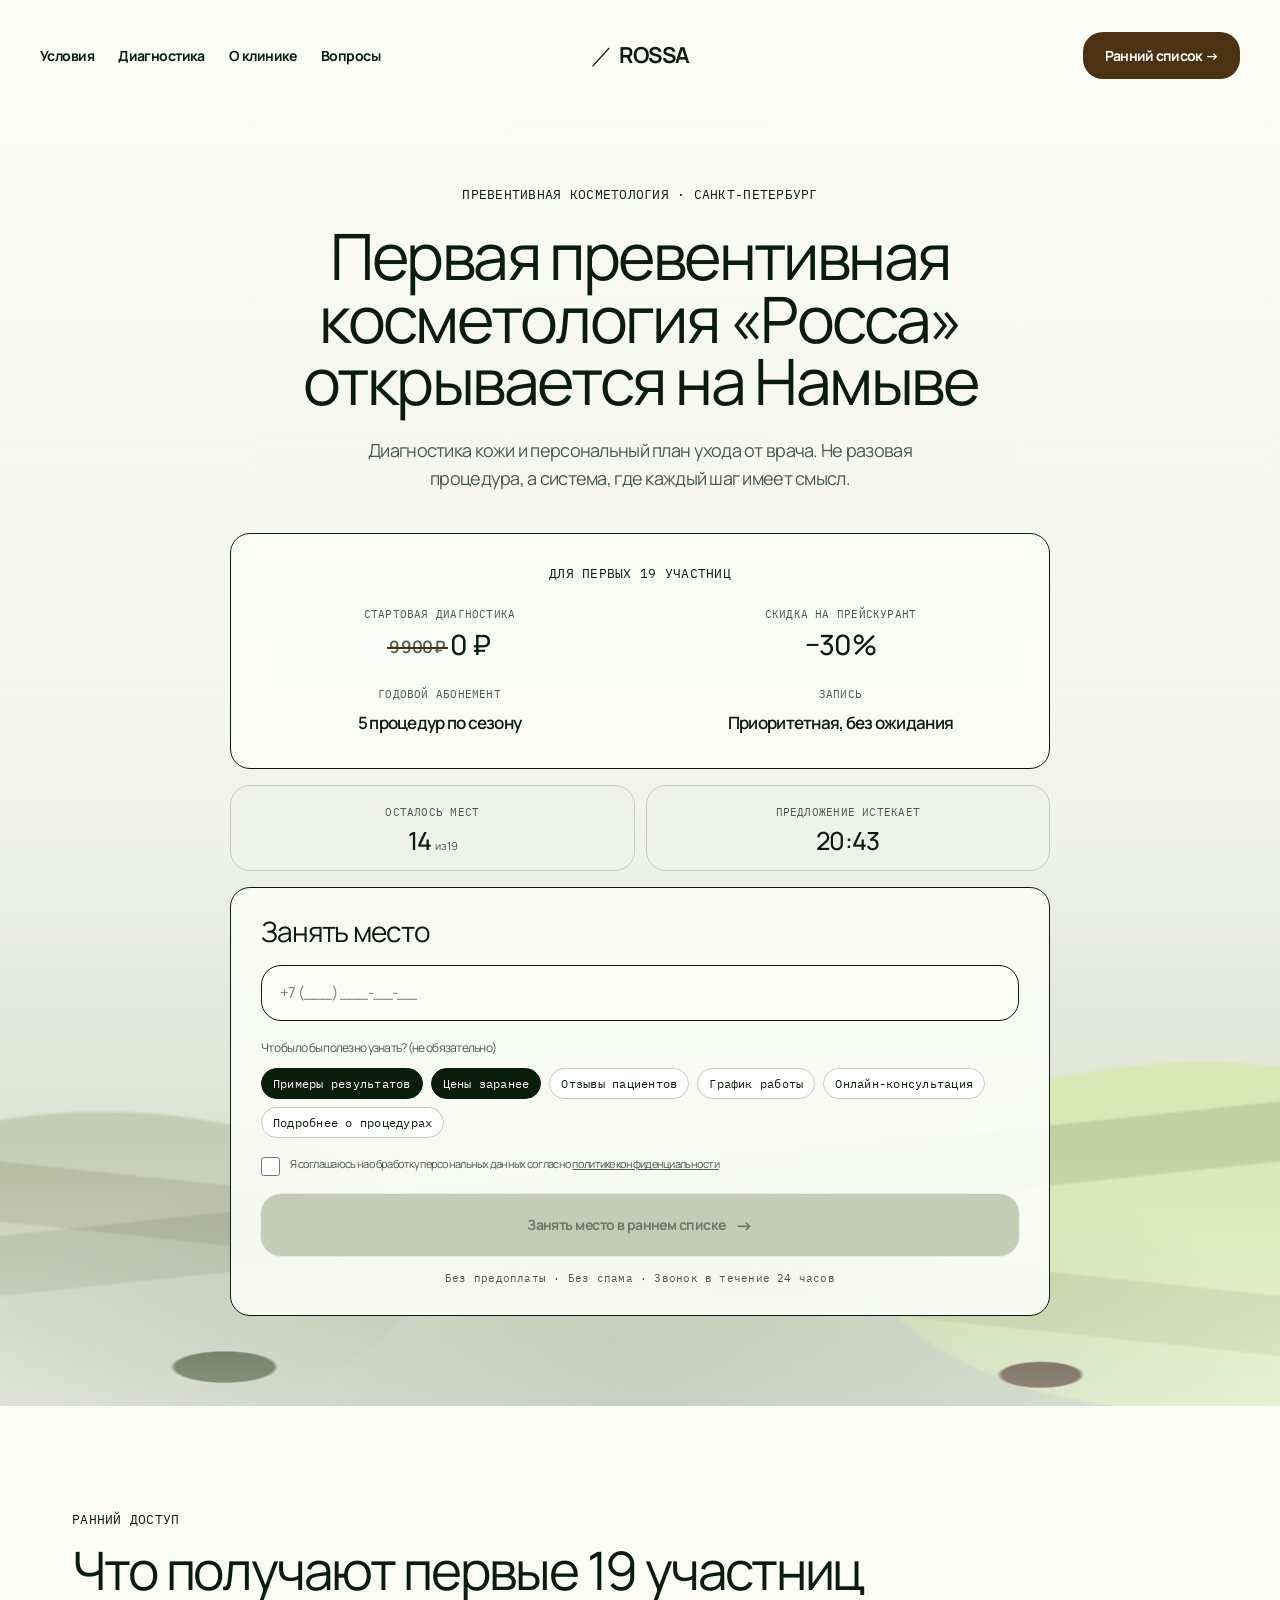
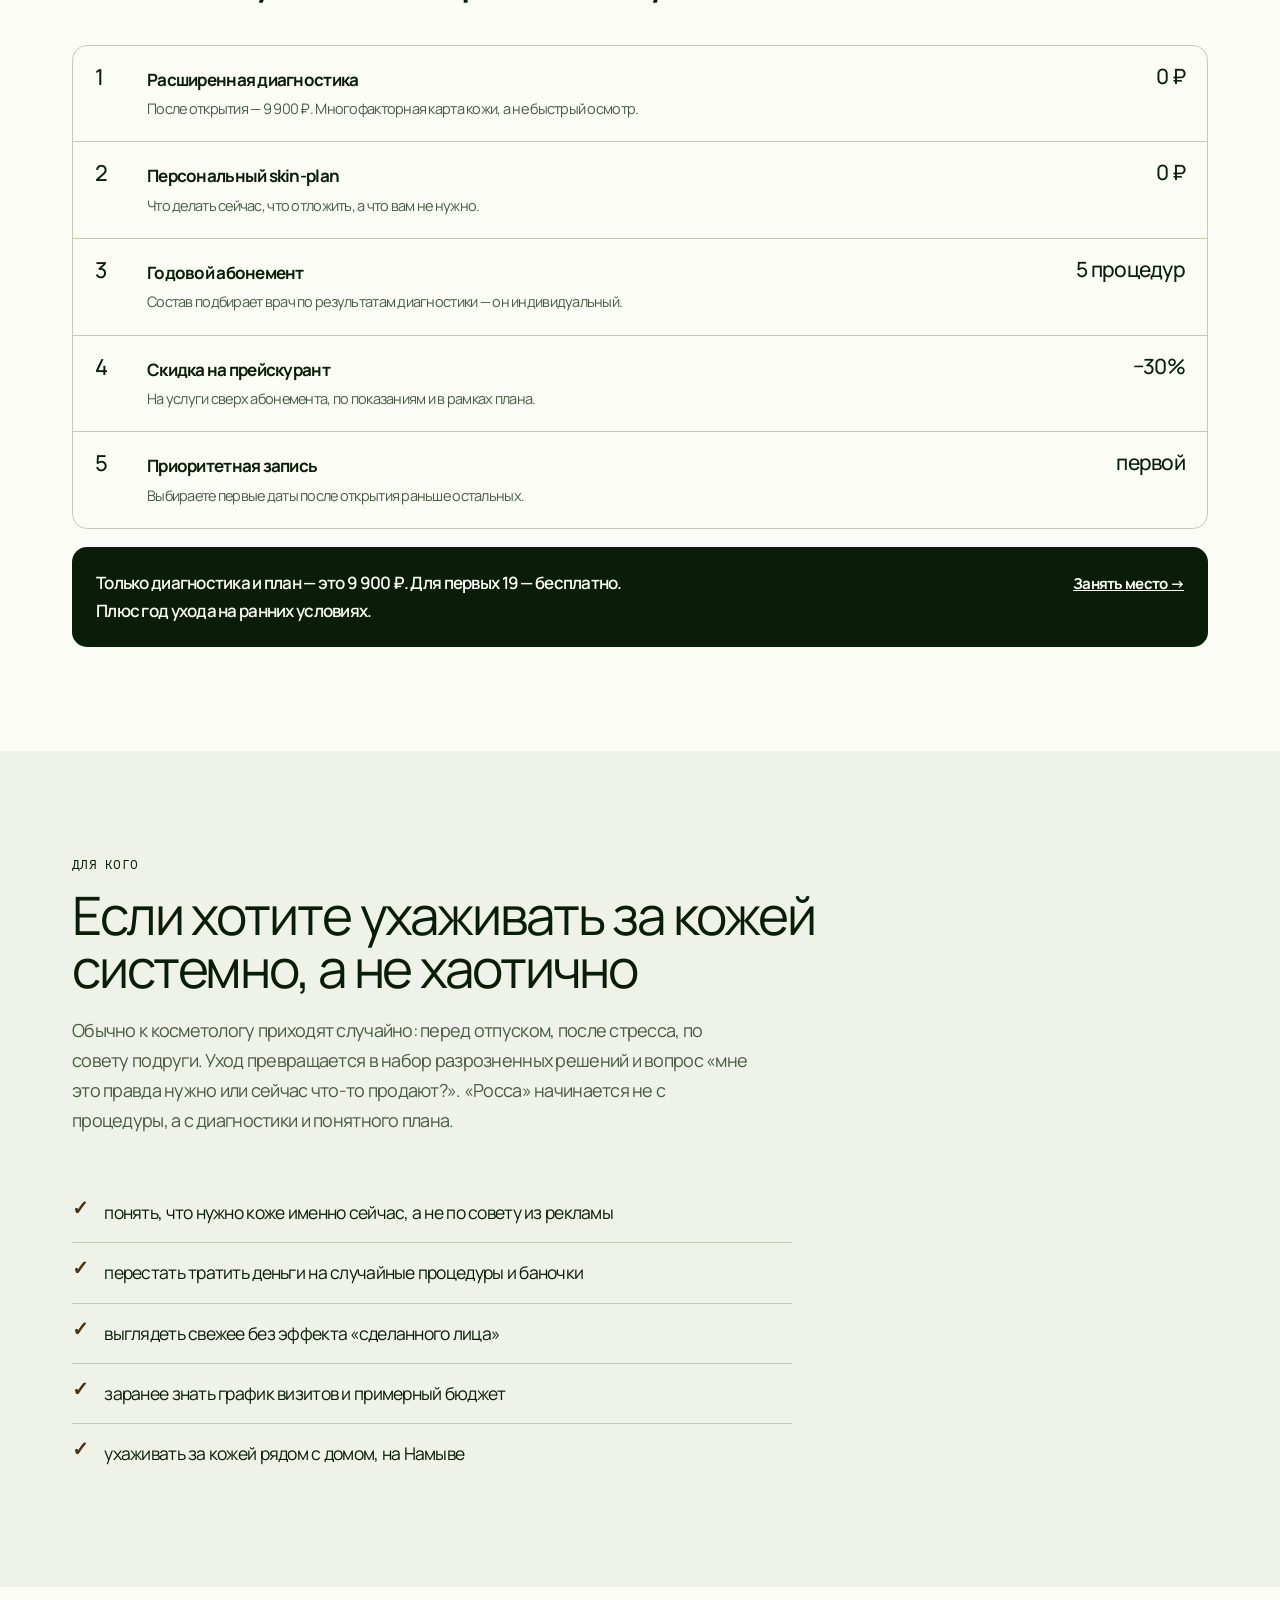
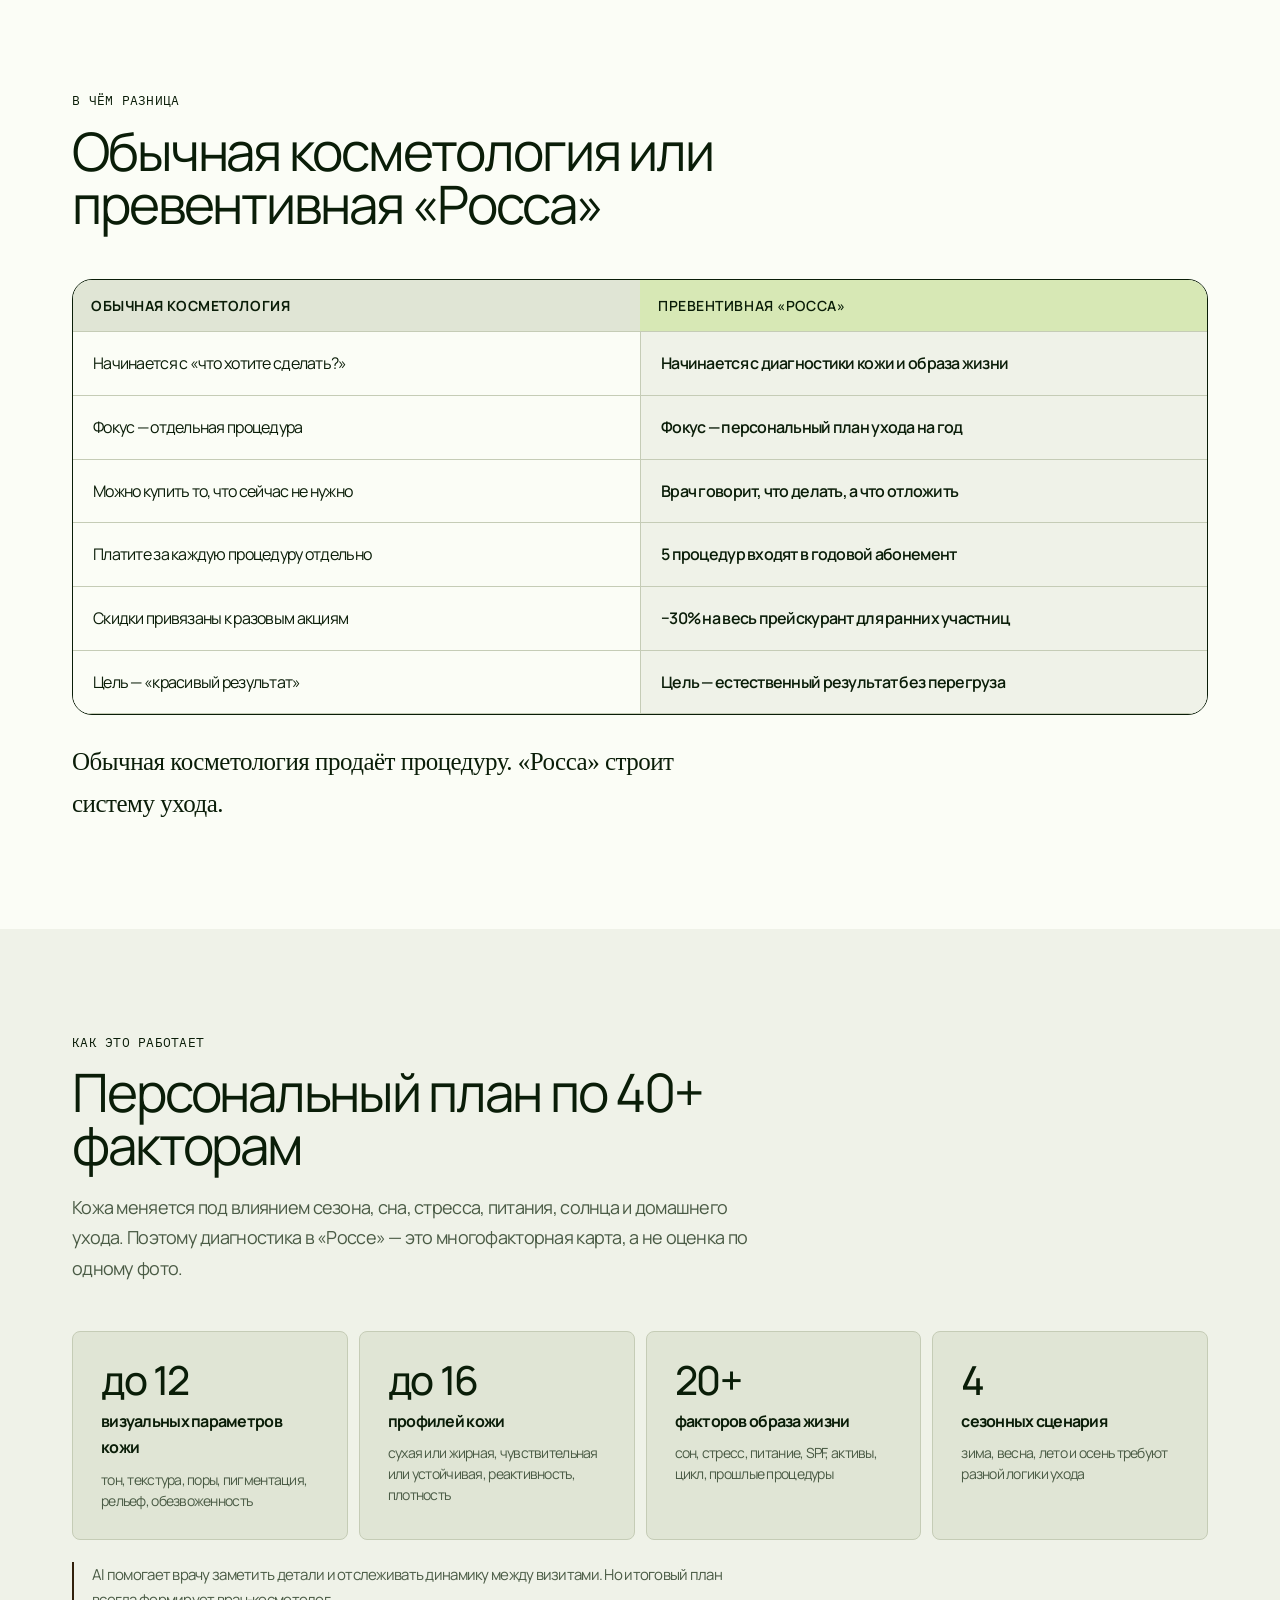
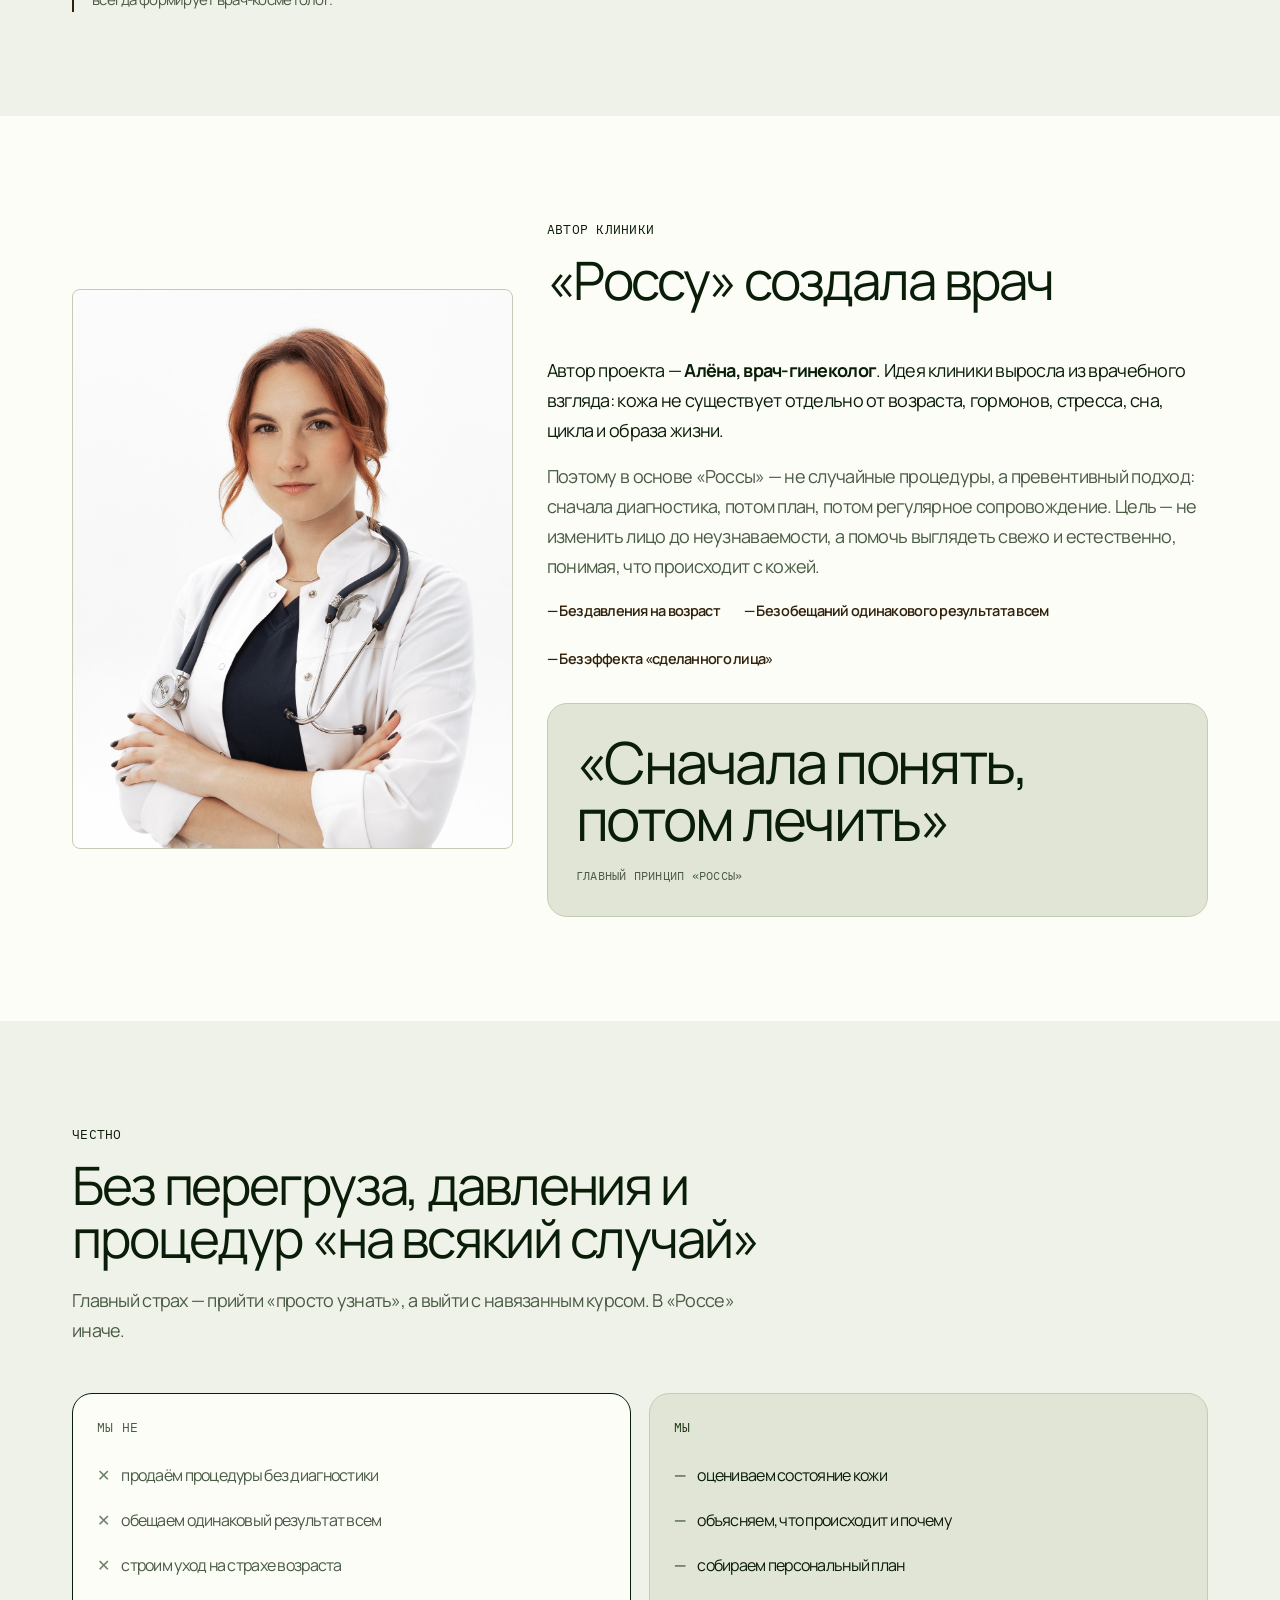
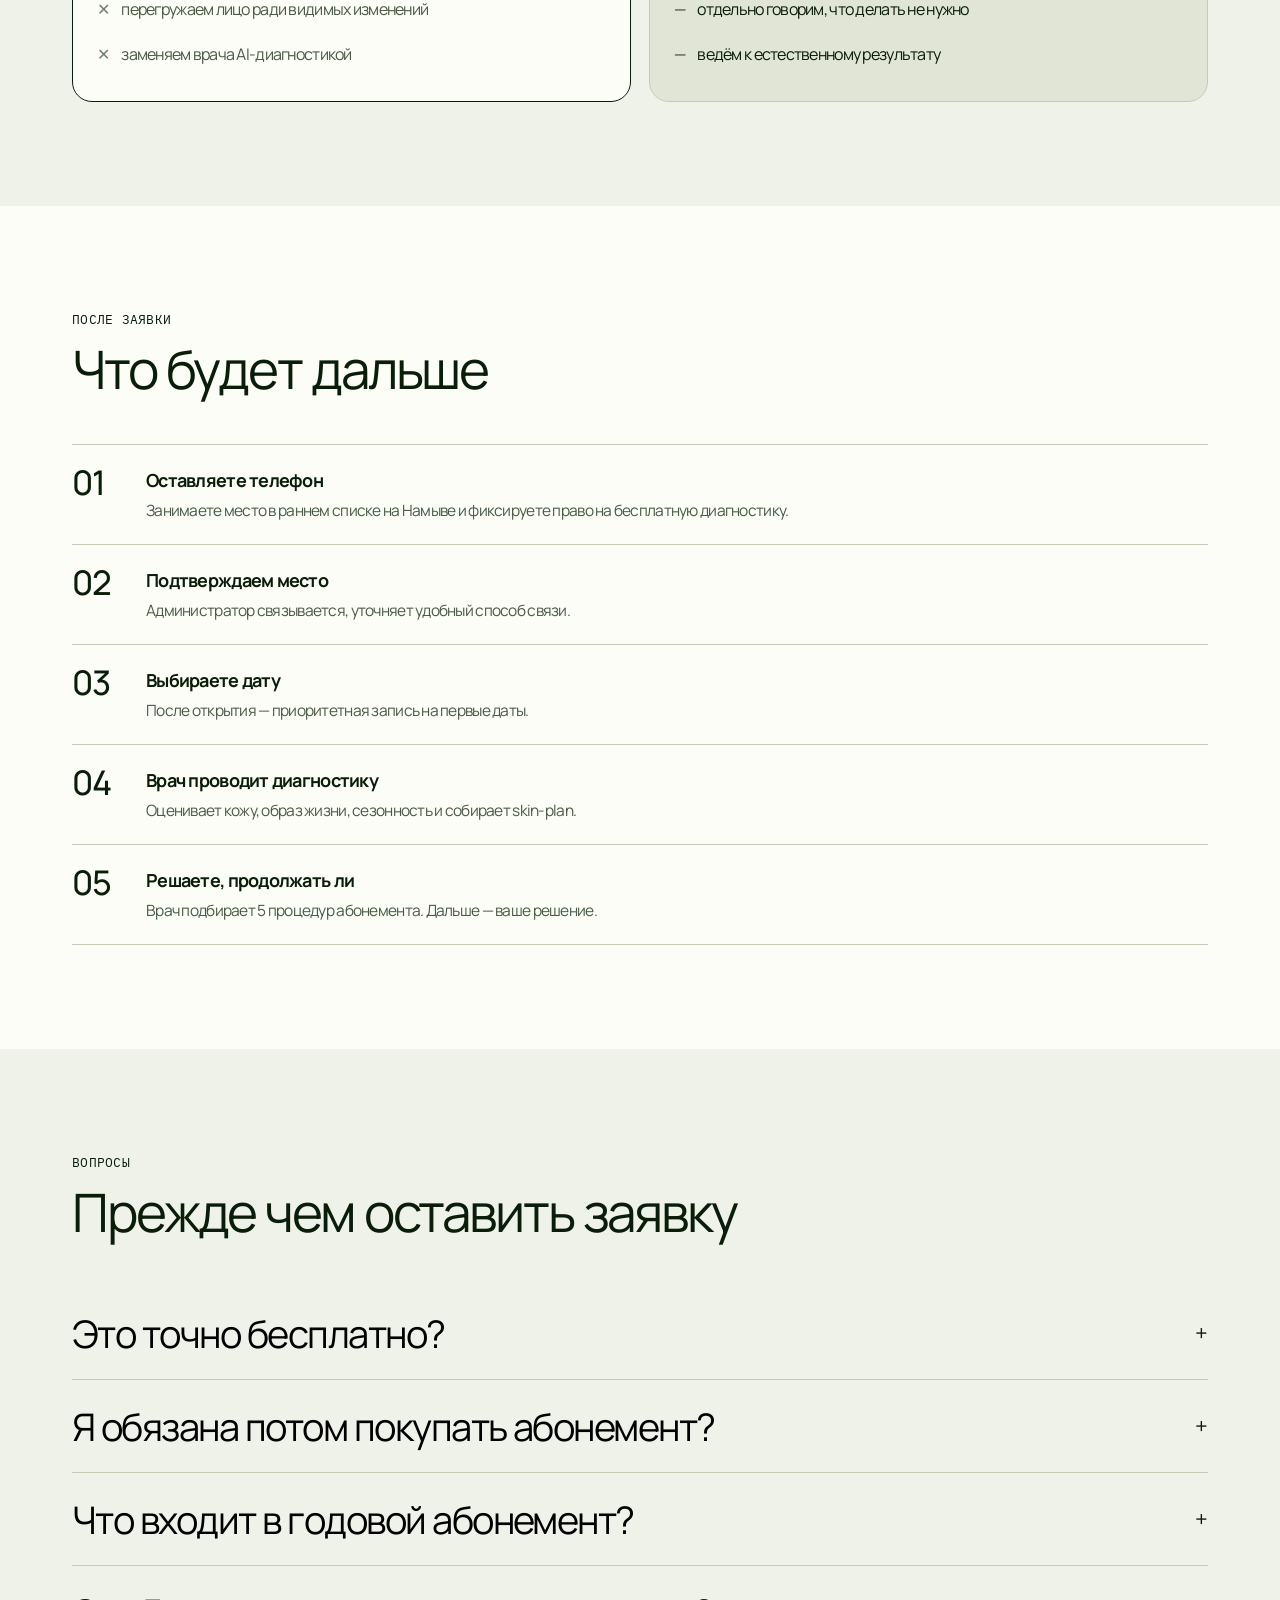
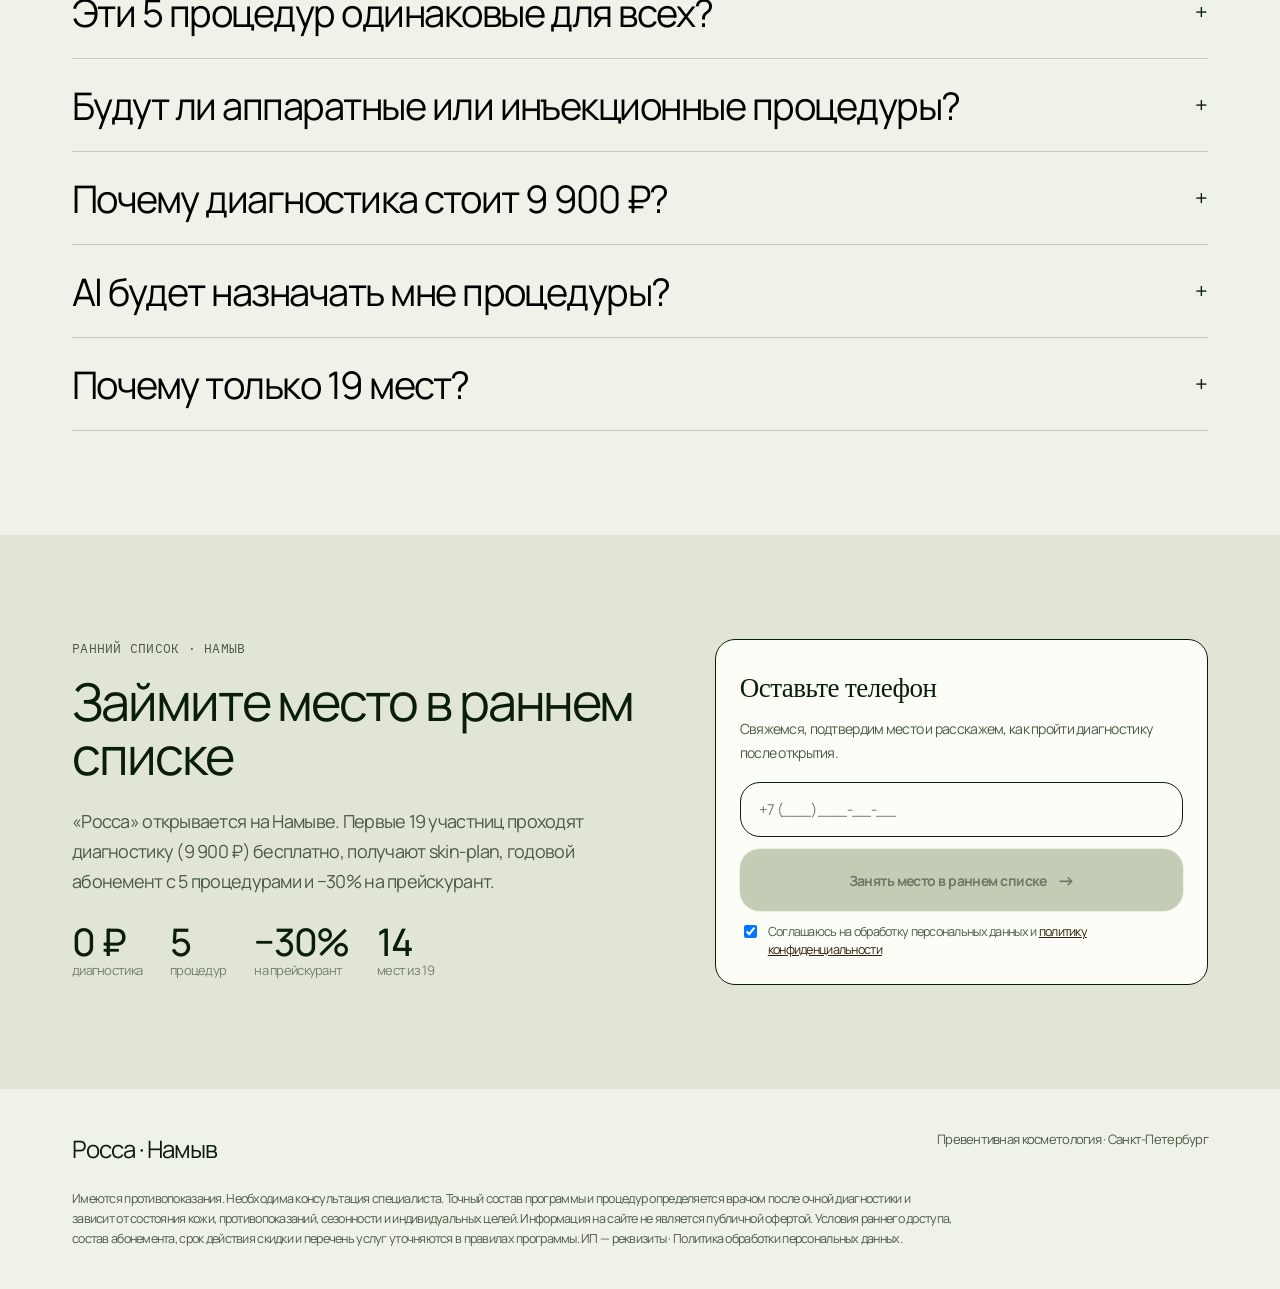
<file: rossa-namyv-adaline.html>
<!DOCTYPE html>
<html lang="ru">
<head>
<meta charset="UTF-8" />
<meta name="viewport" content="width=device-width, initial-scale=1.0" />
<title>Росса · Намыв — ботаническая версия</title>
<meta name="description" content="Первая превентивная косметология «Росса» открывается на Намыве. Диагностика и персональный план ухода от врача. Первым 19 участницам — бесплатно." />
<link rel="preconnect" href="https://fonts.googleapis.com" />
<link rel="preconnect" href="https://fonts.gstatic.com" crossorigin />
<link href="https://fonts.googleapis.com/css2?family=IBM+Plex+Mono:wght@400&family=Manrope:wght@400;500;600;700&display=swap" rel="stylesheet" />
<style>
  :root{
    --base:#fff; --base-deep:#f4f4f5; --sand:#fff;
    --green:#18181b; --green-2:#000; --green-soft:#71717a;
    --ink:#18181b; --ink-soft:#71717a; --line:#e4e4e7;
    --gold:#fc5f2b; --white:#fff; --ash:#a1a1aa;
    --coral:#fc5f2b; --carbon:#18181b; --fog:#f4f4f5;
  }
  *{box-sizing:border-box}
  html{scroll-behavior:smooth}
  body{margin:0;background:var(--base);color:var(--ink);font-family:'Manrope',sans-serif;
    font-size:15px;line-height:1.5;letter-spacing:-.005em;-webkit-font-smoothing:antialiased}
  h1,h2,h3,.display{font-family:'Playfair Display',serif;font-weight:400;letter-spacing:-.025em;margin:0}
  p{margin:0}
  .wrap{max-width:1200px;margin:0 auto;padding:0 30px}
  .eyebrow{font-weight:700;font-size:11px;line-height:1.5;letter-spacing:.16em;text-transform:uppercase;color:var(--green-soft)}
  .num{font-family:'Manrope';font-weight:500;color:var(--green);line-height:1;letter-spacing:-.035em}
  .strike{position:relative;color:var(--ink-soft)}
  .strike::after{content:"";position:absolute;left:-2px;right:-2px;top:52%;height:2px;background:var(--coral)}
  a{color:inherit}
  section{border-bottom:1px solid var(--line)}
  .sec{padding:96px 0}
  .sec.alt{background:var(--base-deep)}
  .h2{font-size:clamp(38px,4.5vw,56px);line-height:1.03;letter-spacing:-.025em}
  .h2wrap{margin-bottom:46px;max-width:780px}
  .sub{font-size:17px;line-height:1.5;color:var(--ink-soft);margin-top:20px;max-width:680px}
  .reveal{opacity:0;transform:translateY(18px);transition:opacity .7s ease,transform .7s ease}
  .reveal.in{opacity:1;transform:none}
  @media (prefers-reduced-motion:reduce){.reveal{opacity:1;transform:none;transition:none}}
  .btn{display:inline-flex;align-items:center;justify-content:center;gap:10px;background:var(--coral);
    color:var(--white);border:none;cursor:pointer;font-family:'Manrope';font-weight:700;font-size:16px;
    padding:16px 28px;border-radius:9999px;transition:background .25s,transform .15s;width:100%;text-align:center}
  .btn::after{content:"→";font-size:18px}
  .btn:hover{background:#e94e1b}
  .btn:active{transform:translateY(1px)}
  .btn:disabled{background:var(--ash);cursor:not-allowed}
  .btn:focus-visible{outline:3px solid var(--coral);outline-offset:3px}
  .field{width:100%;padding:16px 18px;font-size:16px;border:1px solid var(--line);background:var(--white);
    border-radius:9999px;color:var(--ink);letter-spacing:-.005em;font-family:inherit}
  .field:focus{outline:none;border-color:var(--carbon)}
  .chip{border:1.5px solid var(--line);background:transparent;color:var(--ink-soft);padding:9px 15px;
    border-radius:9999px;font-size:13px;font-weight:500;cursor:pointer;transition:all .2s;font-family:inherit}
  .chip.on{border-color:var(--carbon);background:var(--carbon);color:var(--white)}
  .sticky-cta{position:fixed;left:0;right:0;bottom:0;z-index:50;padding:12px 16px;
    background:rgba(255,255,255,.94);backdrop-filter:blur(8px);border-top:1px solid var(--line);
    transform:translateY(120%);transition:transform .3s}
  .sticky-cta.show{transform:none}
  @media(min-width:900px){.sticky-cta{display:none}}

  .hero{position:relative;min-height:940px;padding:22px 0 62px;color:#fff;overflow:hidden;
    background:linear-gradient(90deg,rgba(6,12,15,.97) 0%,rgba(8,17,20,.91) 44%,rgba(5,14,17,.18) 76%,rgba(5,14,17,.1) 100%),
    url('assets/rossa-owner.jpg') 78% 21%/auto 112% no-repeat,#0b1619}
  .hero::after{content:"";position:absolute;inset:auto 0 0;height:240px;background:linear-gradient(transparent,rgba(0,0,0,.42));pointer-events:none}
  .floating-nav{position:relative;z-index:3;max-width:1160px;margin:0 auto 92px;padding:11px 13px 11px 20px;
    display:flex;align-items:center;justify-content:space-between;gap:24px;background:rgba(24,24,27,.94);
    border-radius:15px;color:#fff;box-shadow:0 2px 2px rgba(0,0,0,.05)}
  .nav-logo{font-family:'Playfair Display';font-size:23px;letter-spacing:.18em;padding-left:.18em}
  .nav-logo{text-decoration:none;color:#fff}
  .nav-links{display:flex;align-items:center;gap:26px}
  .nav-links a{font-size:13px;color:rgba(255,255,255,.62);text-decoration:none}
  .nav-cta{background:var(--coral);border-radius:9999px;padding:10px 17px;color:#fff;text-decoration:none;font-size:13px;font-weight:700}
  .hero-shell{position:relative;z-index:2;display:grid;grid-template-columns:minmax(0,1.1fr) 390px;gap:60px;align-items:end}
  .hero-copy{padding:26px 0 20px}
  .hero .eyebrow{color:rgba(255,255,255,.62)}
  .hero h1{font-size:clamp(54px,6.1vw,76px);line-height:.98;max-width:760px;margin:22px 0 24px;color:#fff}
  .hero h1 em{font-style:italic;color:#fff}
  .hero-sub{font-size:17px;line-height:1.45;color:rgba(255,255,255,.72);max-width:570px;margin-bottom:34px}
  .offer-card{background:linear-gradient(120deg,#fc5f2b 0%,#ff8b64 72%,#fff 145%);border-radius:15px;padding:25px 27px;margin-bottom:20px;color:#fff;max-width:560px}
  .offer-label{margin-bottom:22px}
  .offer-grid{display:grid;grid-template-columns:1fr 1fr;gap:24px 48px}
  .offer-item small{display:block;font-size:11px;color:rgba(255,255,255,.7);margin-bottom:6px;text-transform:uppercase;letter-spacing:.08em}
  .offer-value{font-size:17px;font-weight:600}
  .offer-value .num{font-size:28px;vertical-align:-2px;color:#fff}
  .offer-card .strike{color:rgba(255,255,255,.72)}
  .offer-card .strike::after{background:#fff}
  .hero-status{display:grid;grid-template-columns:1fr 1fr;gap:11px}
  .status-card{background:rgba(24,24,27,.78);border:1px solid rgba(255,255,255,.14);border-radius:5px;padding:15px 17px;backdrop-filter:blur(10px)}
  .status-label{font-size:11px;letter-spacing:.06em;text-transform:uppercase;color:rgba(255,255,255,.48);margin-bottom:7px}
  .status-value{font-family:'Manrope';font-size:25px;font-weight:500;color:#fff;line-height:1}
  .status-value small{font-family:'Manrope';font-size:11px;font-weight:400;color:rgba(255,255,255,.5)}
  .hero-form{background:#fff;color:var(--carbon);border-radius:15px;padding:25px 24px;box-shadow:0 2px 2px rgba(0,0,0,.05)}
  .hero-form::before{content:"Занять место";display:block;font-family:'Playfair Display';font-size:30px;line-height:1.1;letter-spacing:-.02em;margin-bottom:18px}
  .hero-form .field{height:56px;margin-bottom:17px;background:#fff}
  .hero-form .form-prompt{font-size:12px;color:var(--zinc,#71717a);margin:0 0 10px}
  .hero-form .chips{display:flex;flex-wrap:wrap;gap:8px;margin-bottom:18px}
  .hero-form .chip{background:#fff;border-width:1px;font-weight:400;padding:7px 11px}
  .hero-form .chip.on{background:var(--carbon);color:#fff;border-color:var(--carbon)}
  .hero-form .consent{display:flex;gap:10px;align-items:flex-start;font-size:11px;color:var(--zinc-gray,#71717a);line-height:1.45;cursor:pointer;margin:0 0 18px}
  .hero-form .consent input{width:19px;height:19px;margin:1px 0 0;flex:0 0 auto}
  .hero-form .btn{display:flex}
  .hero-form .form-note{text-align:center;font-size:11px;color:var(--ash);margin-top:13px}
  .note{font-size:12px;color:var(--ink-soft);font-weight:400}

  .grid-cards{display:grid;grid-template-columns:repeat(auto-fit,minmax(220px,1fr));gap:11px}
  .fcard{background:var(--white);border:1px solid var(--line);border-radius:15px;padding:25px 23px;box-shadow:0 2px 2px rgba(0,0,0,.05)}

  .cmp{display:grid;grid-template-columns:1fr;border:1px solid var(--line);border-radius:15px;overflow:hidden}
  .cmp-head{display:none;padding:14px 18px;font-weight:700;font-size:14px;letter-spacing:.04em;text-transform:uppercase}
  .cmp-tag{display:inline-block;font-size:11px;font-weight:700;letter-spacing:.1em;text-transform:uppercase;color:var(--green-soft);margin-right:10px}
  .cmp-cell{padding:18px 20px;font-size:15px;border-bottom:1px solid var(--line)}
  .cmp-a{background:var(--white)}
  .cmp-b{background:transparent;font-weight:600}
  @media(min-width:760px){
    .cmp{grid-template-columns:1fr 1fr}
    .cmp-head{display:block;background:var(--base-deep);border-bottom:1px solid var(--line)}
    .cmp-head.cmp-b{background:var(--carbon);color:var(--white)}
    .cmp-tag{display:none}
    .cmp-cell.cmp-b{border-left:1px solid var(--line)}
  }
  .dodont{display:grid;grid-template-columns:1fr;gap:18px}
  .author-grid{display:grid;grid-template-columns:1fr;gap:34px}
  .author-photo{min-height:560px;border-radius:15px;background:url('assets/rossa-owner.jpg') center 14%/cover no-repeat}
  .final{padding:96px 0;background:var(--carbon);color:var(--white)}
  .final-grid{display:grid;grid-template-columns:1fr;gap:40px}
  @media(min-width:900px){
    .author-grid{grid-template-columns:.8fr 1.2fr;align-items:center}
    .dodont{grid-template-columns:1fr 1fr}
    .final-grid{grid-template-columns:1.1fr .9fr;align-items:start}
  }
  .faq-q{width:100%;background:none;border:none;cursor:pointer;text-align:left;padding:20px 0;
    display:flex;justify-content:space-between;gap:16px;align-items:center;font-family:inherit}
  .faq-q span:first-child{font-size:clamp(22px,2.6vw,32px);font-weight:400;font-family:'Playfair Display';letter-spacing:-.02em}
  .faq-plus{font-family:'Manrope';font-size:22px;color:var(--carbon);transition:transform .25s}
  .faq-item.open .faq-plus{transform:rotate(45deg)}
  .faq-a{max-height:0;overflow:hidden;transition:max-height .3s ease}
  .faq-a p{font-size:15px;color:var(--ink-soft);max-width:720px;padding-bottom:22px}
  footer{background:var(--fog)!important}
  @media(max-width:900px){
    .hero{min-height:auto;background-position:72% 10%;background-size:auto 100%}
    .floating-nav{margin:0 18px 54px}
    .nav-links{display:none}
    .hero-shell{grid-template-columns:1fr;gap:30px}
    .hero-copy{max-width:720px}
    .hero-form{max-width:520px}
  }
  @media(max-width:640px){
    body{font-size:16px}
    .wrap{padding:0 18px}
    .hero{padding:14px 0 42px;background:linear-gradient(180deg,rgba(5,12,15,.72),rgba(5,12,15,.97) 53%),url('assets/rossa-owner.jpg') 57% 3%/auto 57% no-repeat,#0b1619}
    .floating-nav{margin:0 12px 210px;padding:9px 9px 9px 15px}
    .nav-logo{font-size:18px}
    .nav-cta{font-size:11px;padding:9px 13px}
    .hero h1{font-size:45px;margin:16px 0 20px}
    .hero-sub{font-size:15px}
    .offer-card{padding:22px 19px}
    .offer-grid{grid-template-columns:1fr;gap:18px}
    .hero-status{grid-template-columns:1fr}
    .hero-form{padding:22px 18px}
    .sec,.final{padding:68px 0}
    .h2{font-size:38px}
    .author-photo{min-height:460px}
  }

  /* Adaline: botanical journal at dawn */
  :root{
    --base:#fbfdf6; --base-deep:#eff2e8; --sand:#e0e5d5;
    --green:#0a1d08; --green-2:#203b14; --green-soft:#31200b;
    --ink:#0a1d08; --ink-soft:#4a5b45; --line:#c5ccb6;
    --gold:#4a3212; --white:#fbfdf6; --ash:#71806a;
    --coral:#4a3212; --carbon:#0a1d08; --fog:#eff2e8;
    --moss:#d7e8b5; --lichen:#e0e5d5; --eucalyptus:#c5ccb6;
  }
  body{background:var(--base);color:var(--ink);font-family:'Manrope',sans-serif;
    font-size:18px;line-height:1.67;letter-spacing:-.04em}
  h1,h2,h3,.display{font-family:'Manrope',sans-serif!important;font-weight:400!important;
    letter-spacing:-.04em!important}
  .wrap{max-width:1200px;padding:0 32px}
  .eyebrow{font-family:'IBM Plex Mono',monospace;font-size:13px;font-weight:400;
    letter-spacing:.02em;color:var(--ink);text-transform:uppercase}
  .num{font-family:'Manrope',sans-serif;color:var(--ink)}
  section{border-bottom:0}
  .sec{padding:104px 0}
  .sec.alt{background:var(--base-deep)}
  .h2{font-size:clamp(42px,4.5vw,53px);line-height:1;letter-spacing:-.04em}
  .h2wrap{max-width:820px;margin-bottom:48px}
  .sub{font-size:18px;line-height:1.67;color:var(--ink-soft)}

  .btn{background:var(--gold);color:var(--base);border-radius:20px;padding:19px 32px;
    font-size:14px;letter-spacing:-.04em;box-shadow:rgba(99,143,61,.1) 0 0 0 1px}
  .btn:hover{background:var(--green-2)}
  .btn:disabled{background:var(--eucalyptus);color:#6e7868}
  .btn:focus-visible{outline:2px solid var(--green-2)}
  .field{border:1px solid var(--ink);border-radius:20px;background:var(--base);
    color:var(--ink);font-size:15px;letter-spacing:-.04em}
  .chip{border:1px solid var(--eucalyptus);border-radius:9999px;background:transparent;
    color:var(--ink);font-family:'IBM Plex Mono';font-size:12px;letter-spacing:.02em}
  .chip.on{background:var(--moss);border-color:var(--green-2);color:var(--ink)}

  .hero{min-height:1160px;padding:18px 0 90px;color:var(--ink);overflow:hidden;
    background:
      radial-gradient(75% 30% at 50% 100%,rgba(32,59,20,.25),transparent 70%),
      radial-gradient(55% 24% at 8% 90%,#c5ccb6 0 45%,transparent 46%),
      radial-gradient(60% 28% at 94% 88%,#d7e8b5 0 44%,transparent 45%),
      linear-gradient(180deg,#fbfdf6 0%,#f5f7ee 52%,#e0e5d5 78%,#c5ccb6 100%)}
  .hero::before{content:"";position:absolute;left:-8%;right:-8%;bottom:0;height:390px;
    background:
      radial-gradient(ellipse at 22% 90%,#203b14 0 3%,transparent 3.3%),
      radial-gradient(ellipse at 77% 92%,#31200b 0 2.4%,transparent 2.7%),
      linear-gradient(174deg,transparent 0 42%,rgba(32,59,20,.13) 42.5% 53%,transparent 53.5%),
      linear-gradient(186deg,transparent 0 53%,rgba(74,50,18,.12) 53.5% 64%,transparent 64.5%);
    filter:blur(.2px);pointer-events:none}
  .hero::after{height:270px;background:linear-gradient(transparent,rgba(251,253,246,.48))}
  .floating-nav{max-width:1200px;margin:0 auto 82px;padding:14px 0;display:grid;
    grid-template-columns:1fr auto 1fr;align-items:center;background:transparent;
    box-shadow:none;border-radius:0;color:var(--ink)}
  .nav-logo{grid-column:2;grid-row:1;color:var(--ink);font-family:'Manrope';
    font-size:22px;font-weight:700;letter-spacing:-.04em;padding:0}
  .nav-logo::before{content:"／";font-weight:400;margin-right:7px}
  .nav-links{grid-column:1;grid-row:1;justify-self:start;gap:24px}
  .nav-links a{color:var(--ink);font-size:14px;font-weight:700;letter-spacing:-.04em}
  .nav-cta{grid-column:3;grid-row:1;justify-self:end;background:var(--gold);
    color:var(--base);border-radius:20px;padding:12px 22px;font-size:14px}
  .hero-shell{display:block;max-width:1200px}
  .hero-copy{text-align:center;padding:10px 0 0}
  .hero .eyebrow{color:var(--ink)}
  .hero h1{font-size:clamp(47px,5.4vw,64px);line-height:.98;max-width:880px;
    margin:20px auto 24px;color:var(--ink)}
  .hero h1 em{font-style:normal;color:var(--ink)}
  .hero-sub{font-size:18px;line-height:1.55;color:var(--ink-soft);max-width:620px;margin:0 auto 40px}
  .offer-card{max-width:820px;margin:0 auto 16px;padding:30px 32px;background:rgba(251,253,246,.88);
    color:var(--ink);border:1px solid var(--ink);border-radius:20px;backdrop-filter:blur(10px)}
  .offer-card .eyebrow{color:var(--ink)}
  .offer-card .strike{color:var(--ink-soft)}
  .offer-card .strike::after{background:var(--gold)}
  .offer-item small{font-family:'IBM Plex Mono';font-size:11px;letter-spacing:.02em;
    color:var(--ink-soft)}
  .offer-value{font-size:17px}
  .offer-value .num{color:var(--ink)}
  .hero-status{max-width:820px;margin:0 auto 16px}
  .status-card{background:rgba(239,242,232,.9);border:1px solid var(--eucalyptus);
    border-radius:20px;padding:17px 20px;backdrop-filter:blur(8px)}
  .status-label{font-family:'IBM Plex Mono';font-size:11px;letter-spacing:.02em;color:var(--ink-soft)}
  .status-value{color:var(--ink);font-size:25px}
  .status-value small{color:var(--ink-soft)}
  .hero-form{position:relative;z-index:2;max-width:820px;margin:0 auto;padding:28px 30px;
    background:rgba(251,253,246,.94);border:1px solid var(--ink);border-radius:20px;
    color:var(--ink);box-shadow:none}
  .hero-form::before{font-family:'Manrope';font-size:28px;letter-spacing:-.04em}
  .hero-form .field{background:var(--base)}
  .hero-form .form-prompt,.hero-form .consent{color:var(--ink-soft)}
  .hero-form .form-note{font-family:'IBM Plex Mono';color:var(--ink-soft);letter-spacing:.02em}

  .fcard{background:var(--lichen);border:1px solid var(--eucalyptus);border-radius:8px;
    padding:28px;box-shadow:none}
  .cmp{border:1px solid var(--ink);border-radius:20px}
  .cmp-head{background:var(--lichen)}
  .cmp-head.cmp-b{background:var(--moss);color:var(--ink)}
  .cmp-cell{font-size:16px}
  .cmp-b{background:var(--base-deep)}
  .author-photo{border-radius:8px;border:1px solid var(--eucalyptus)}
  .dodont>div{border-radius:20px!important}
  .dodont>div:first-child{background:var(--base)!important;border-color:var(--ink)!important}
  .dodont>div:last-child{background:var(--lichen)!important;color:var(--ink)!important;
    border:1px solid var(--eucalyptus)}
  .dodont>div:last-child .eyebrow,.dodont>div:last-child span{color:var(--green-2)!important}
  .faq-item{border-bottom:1px solid var(--eucalyptus)!important}
  .faq-q span:first-child{font-family:'Manrope';font-size:clamp(25px,3vw,38px);
    letter-spacing:-.04em}
  .faq-plus{color:var(--ink)}
  .final{padding:104px 0;background:var(--lichen);color:var(--ink)}
  .final .eyebrow,.final p{color:var(--ink-soft)!important}
  .final .num{color:var(--ink)!important}
  .final-grid>div:last-child{background:var(--base)!important;border:1px solid var(--ink);
    border-radius:20px!important}
  footer{background:var(--base-deep)!important}
  .sticky-cta{background:rgba(251,253,246,.95);border-color:var(--eucalyptus)}

  @media(max-width:900px){
    .hero{min-height:auto;background:
      radial-gradient(80% 22% at 8% 96%,#c5ccb6 0 44%,transparent 45%),
      radial-gradient(85% 25% at 96% 94%,#d7e8b5 0 42%,transparent 43%),
      linear-gradient(180deg,#fbfdf6 0%,#eff2e8 76%,#c5ccb6 100%)}
    .floating-nav{margin:0 22px 64px}
    .nav-links{display:none}
    .nav-logo{grid-column:1;justify-self:start}
    .nav-cta{grid-column:3}
    .hero-form{max-width:820px}
  }
  @media(max-width:640px){
    body{font-size:16px;line-height:1.55}
    .wrap{padding:0 18px}
    .hero{padding:10px 0 62px;background:
      radial-gradient(105% 18% at 5% 98%,#c5ccb6 0 43%,transparent 44%),
      radial-gradient(110% 20% at 100% 96%,#d7e8b5 0 42%,transparent 43%),
      linear-gradient(180deg,#fbfdf6 0%,#eff2e8 77%,#c5ccb6 100%)}
    .floating-nav{margin:0 14px 54px}
    .nav-logo{font-size:19px}
    .nav-cta{font-size:11px;padding:10px 13px}
    .hero h1{font-size:43px;margin:18px auto 22px}
    .hero-sub{font-size:16px}
    .offer-card,.hero-form{padding:22px 18px}
    .offer-grid{grid-template-columns:1fr}
    .hero-status{grid-template-columns:1fr}
    .sec,.final{padding:72px 0}
    .h2{font-size:40px}
  }
</style>
</head>
<body>

<!-- HERO -->
<header class="hero" id="top">
  <nav class="floating-nav" aria-label="Основная навигация">
    <a class="nav-logo" href="#top">ROSSA</a>
    <div class="nav-links">
      <a href="#offer">Условия</a>
      <a href="#map">Диагностика</a>
      <a href="#author">О клинике</a>
      <a href="#faq">Вопросы</a>
    </div>
    <a class="nav-cta to-top" href="#top">Ранний список →</a>
  </nav>
  <div class="wrap hero-shell">
    <div class="hero-copy">
      <div class="eyebrow reveal">Превентивная косметология · Санкт-Петербург</div>
      <h1 class="reveal">Первая превентивная косметология «Росса» открывается <em>на Намыве</em></h1>
      <p class="hero-sub reveal">Диагностика кожи и персональный план ухода от врача. Не разовая процедура, а система, где каждый шаг имеет смысл.</p>

      <div class="offer-card reveal">
        <div class="eyebrow offer-label">Для первых 19 участниц</div>
        <div class="offer-grid">
          <div class="offer-item"><small>Стартовая диагностика</small><div class="offer-value"><span class="strike">9 900 ₽</span>&nbsp; <span class="num">0 ₽</span></div></div>
          <div class="offer-item"><small>Скидка на прейскурант</small><div class="offer-value"><span class="num">−30%</span></div></div>
          <div class="offer-item"><small>Годовой абонемент</small><div class="offer-value">5 процедур по сезону</div></div>
          <div class="offer-item"><small>Запись</small><div class="offer-value">Приоритетная, без ожидания</div></div>
        </div>
      </div>

      <div class="hero-status reveal">
        <div class="status-card"><div class="status-label">Осталось мест</div><div class="status-value">14 <small>из 19</small></div></div>
        <div class="status-card"><div class="status-label">Предложение истекает</div><div class="status-value" id="timer">20:46</div></div>
      </div>
    </div>

    <form class="lead-form hero-form reveal" data-form onsubmit="return false">
      <div class="form-fields">
        <input id="phone-hero" class="field phone-input" inputmode="tel" autocomplete="tel" placeholder="+7 (___) ___-__-__" aria-label="Телефон" />
        <p class="form-prompt">Что было бы полезно узнать? <span>(не обязательно)</span></p>
        <div class="chips">
          <button type="button" class="chip on" data-chip>Примеры результатов</button>
          <button type="button" class="chip on" data-chip>Цены заранее</button>
          <button type="button" class="chip" data-chip>Отзывы пациентов</button>
          <button type="button" class="chip" data-chip>График работы</button>
          <button type="button" class="chip" data-chip>Онлайн-консультация</button>
          <button type="button" class="chip" data-chip>Подробнее о процедурах</button>
        </div>
        <label class="consent">
          <input type="checkbox" class="agree" />
          <span>Я соглашаюсь на обработку персональных данных согласно <a href="#" style="text-decoration:underline">политике конфиденциальности</a></span>
        </label>
        <button class="btn submit-btn" disabled>Занять место в раннем списке</button>
        <p class="form-note">Без предоплаты · Без спама · Звонок в течение 24 часов</p>
      </div>
      <div class="form-done" style="display:none;text-align:center;padding:24px 0">
        <div class="num" style="font-size:46px;margin-bottom:6px">№6</div>
        <p style="font-weight:700;font-size:19px;margin-bottom:6px">Вы в раннем списке на Намыве</p>
        <p style="color:var(--ink-soft);font-size:15px">Свяжемся, чтобы подтвердить место и рассказать о диагностике после открытия.</p>
      </div>
    </form>
  </div>
</header>

<!-- 2 ЧТО ВХОДИТ -->
<section class="sec" id="offer"><div class="wrap reveal">
  <div class="h2wrap"><div class="eyebrow" style="margin-bottom:14px">Ранний доступ</div><h2 class="h2">Что получают первые 19 участниц</h2></div>
  <div style="border:1px solid var(--line);border-radius:15px;overflow:hidden">
    <div style="display:grid;grid-template-columns:34px 1fr auto;gap:18px;align-items:start;padding:20px 22px;border-bottom:1px solid var(--line);">
      <div class="num" style="font-size:22px">1</div>
      <div><div style="font-weight:700;font-size:17px">Расширенная диагностика</div><div style="font-size:14.5px;color:var(--ink-soft);margin-top:3px">После открытия — 9 900 ₽. Многофакторная карта кожи, а не быстрый осмотр.</div></div>
      <div class="num" style="font-size:21px;white-space:nowrap">0 ₽</div>
    </div><div style="display:grid;grid-template-columns:34px 1fr auto;gap:18px;align-items:start;padding:20px 22px;background:var(--white);border-bottom:1px solid var(--line);">
      <div class="num" style="font-size:22px">2</div>
      <div><div style="font-weight:700;font-size:17px">Персональный skin-plan</div><div style="font-size:14.5px;color:var(--ink-soft);margin-top:3px">Что делать сейчас, что отложить, а что вам не нужно.</div></div>
      <div class="num" style="font-size:21px;white-space:nowrap">0 ₽</div>
    </div><div style="display:grid;grid-template-columns:34px 1fr auto;gap:18px;align-items:start;padding:20px 22px;border-bottom:1px solid var(--line);">
      <div class="num" style="font-size:22px">3</div>
      <div><div style="font-weight:700;font-size:17px">Годовой абонемент</div><div style="font-size:14.5px;color:var(--ink-soft);margin-top:3px">Состав подбирает врач по результатам диагностики — он индивидуальный.</div></div>
      <div class="num" style="font-size:21px;white-space:nowrap">5 процедур</div>
    </div><div style="display:grid;grid-template-columns:34px 1fr auto;gap:18px;align-items:start;padding:20px 22px;background:var(--white);border-bottom:1px solid var(--line);">
      <div class="num" style="font-size:22px">4</div>
      <div><div style="font-weight:700;font-size:17px">Скидка на прейскурант</div><div style="font-size:14.5px;color:var(--ink-soft);margin-top:3px">На услуги сверх абонемента, по показаниям и в рамках плана.</div></div>
      <div class="num" style="font-size:21px;white-space:nowrap">−30%</div>
    </div><div style="display:grid;grid-template-columns:34px 1fr auto;gap:18px;align-items:start;padding:20px 22px;">
      <div class="num" style="font-size:22px">5</div>
      <div><div style="font-weight:700;font-size:17px">Приоритетная запись</div><div style="font-size:14.5px;color:var(--ink-soft);margin-top:3px">Выбираете первые даты после открытия раньше остальных.</div></div>
      <div class="num" style="font-size:21px;white-space:nowrap">первой</div>
    </div>
  </div>
  <div style="background:var(--green);color:var(--white);border-radius:15px;padding:22px 24px;margin-top:18px;display:flex;flex-wrap:wrap;gap:8px 16px;align-items:baseline;justify-content:space-between">
    <span style="font-size:17px;font-weight:600;max-width:560px">Только диагностика и план — это 9 900 ₽. Для первых 19 — бесплатно. Плюс год ухода на ранних условиях.</span>
    <a href="#top" class="to-top" style="font-weight:700;font-size:15px;text-decoration:underline;white-space:nowrap">Занять место →</a>
  </div>
</div></section>

<!-- 3 ДЛЯ КОГО -->
<section class="sec alt" id="forwho"><div class="wrap reveal">
  <div class="h2wrap"><div class="eyebrow" style="margin-bottom:14px">Для кого</div><h2 class="h2">Если хотите ухаживать за кожей системно, а не хаотично</h2>
    <p class="sub">Обычно к косметологу приходят случайно: перед отпуском, после стресса, по совету подруги. Уход превращается в набор разрозненных решений и вопрос «мне это правда нужно или сейчас что-то продают?». «Росса» начинается не с процедуры, а с диагностики и понятного плана.</p></div>
  <ul style="list-style:none;padding:0;margin:0;max-width:720px">
    <li style="display:flex;gap:16px;padding:15px 0;border-bottom:1px solid var(--line);font-size:17.5px"><span style="color:var(--coral);font-size:20px;font-weight:600;line-height:1">✓</span><span>понять, что нужно коже именно сейчас, а не по совету из рекламы</span></li><li style="display:flex;gap:16px;padding:15px 0;border-bottom:1px solid var(--line);font-size:17.5px"><span style="color:var(--coral);font-size:20px;font-weight:600;line-height:1">✓</span><span>перестать тратить деньги на случайные процедуры и баночки</span></li><li style="display:flex;gap:16px;padding:15px 0;border-bottom:1px solid var(--line);font-size:17.5px"><span style="color:var(--coral);font-size:20px;font-weight:600;line-height:1">✓</span><span>выглядеть свежее без эффекта «сделанного лица»</span></li><li style="display:flex;gap:16px;padding:15px 0;border-bottom:1px solid var(--line);font-size:17.5px"><span style="color:var(--coral);font-size:20px;font-weight:600;line-height:1">✓</span><span>заранее знать график визитов и примерный бюджет</span></li><li style="display:flex;gap:16px;padding:15px 0;font-size:17.5px"><span style="color:var(--coral);font-size:20px;font-weight:600;line-height:1">✓</span><span>ухаживать за кожей рядом с домом, на Намыве</span></li>
  </ul>
</div></section>

<!-- 4 СРАВНЕНИЕ -->
<section class="sec" id="compare"><div class="wrap reveal">
  <div class="h2wrap"><div class="eyebrow" style="margin-bottom:14px">В чём разница</div><h2 class="h2">Обычная косметология или превентивная «Росса»</h2></div>
  <div class="cmp">
    <div class="cmp-head cmp-a">Обычная косметология</div>
    <div class="cmp-head cmp-b">Превентивная «Росса»</div>
    <div class="cmp-cell cmp-a"><span class="cmp-tag">Было</span>Начинается с «что хотите сделать?»</div><div class="cmp-cell cmp-b"><span class="cmp-tag">Стало</span>Начинается с диагностики кожи и образа жизни</div><div class="cmp-cell cmp-a"><span class="cmp-tag">Было</span>Фокус — отдельная процедура</div><div class="cmp-cell cmp-b"><span class="cmp-tag">Стало</span>Фокус — персональный план ухода на год</div><div class="cmp-cell cmp-a"><span class="cmp-tag">Было</span>Можно купить то, что сейчас не нужно</div><div class="cmp-cell cmp-b"><span class="cmp-tag">Стало</span>Врач говорит, что делать, а что отложить</div><div class="cmp-cell cmp-a"><span class="cmp-tag">Было</span>Платите за каждую процедуру отдельно</div><div class="cmp-cell cmp-b"><span class="cmp-tag">Стало</span>5 процедур входят в годовой абонемент</div><div class="cmp-cell cmp-a"><span class="cmp-tag">Было</span>Скидки привязаны к разовым акциям</div><div class="cmp-cell cmp-b"><span class="cmp-tag">Стало</span>−30% на весь прейскурант для ранних участниц</div><div class="cmp-cell cmp-a"><span class="cmp-tag">Было</span>Цель — «красивый результат»</div><div class="cmp-cell cmp-b"><span class="cmp-tag">Стало</span>Цель — естественный результат без перегруза</div>
  </div>
  <p style="font-size:19px;margin-top:26px;max-width:620px"><span style="font-family:'Playfair Display';font-size:25px;font-weight:400;letter-spacing:-.02em">Обычная косметология продаёт процедуру. «Росса» строит систему ухода.</span></p>
</div></section>

<!-- 5 КАРТА -->
<section class="sec alt" id="map"><div class="wrap reveal">
  <div class="h2wrap"><div class="eyebrow" style="margin-bottom:14px">Как это работает</div><h2 class="h2">Персональный план по 40+ факторам</h2>
    <p class="sub">Кожа меняется под влиянием сезона, сна, стресса, питания, солнца и домашнего ухода. Поэтому диагностика в «Россе» — это многофакторная карта, а не оценка по одному фото.</p></div>
  <div class="grid-cards">
    <div class="fcard"><div class="num" style="font-size:40px;margin-bottom:8px">до 12</div><div style="font-weight:700;font-size:16px;margin-bottom:8px">визуальных параметров кожи</div><div style="font-size:14px;color:var(--ink-soft);line-height:1.5">тон, текстура, поры, пигментация, рельеф, обезвоженность</div></div><div class="fcard"><div class="num" style="font-size:40px;margin-bottom:8px">до 16</div><div style="font-weight:700;font-size:16px;margin-bottom:8px">профилей кожи</div><div style="font-size:14px;color:var(--ink-soft);line-height:1.5">сухая или жирная, чувствительная или устойчивая, реактивность, плотность</div></div><div class="fcard"><div class="num" style="font-size:40px;margin-bottom:8px">20+</div><div style="font-weight:700;font-size:16px;margin-bottom:8px">факторов образа жизни</div><div style="font-size:14px;color:var(--ink-soft);line-height:1.5">сон, стресс, питание, SPF, активы, цикл, прошлые процедуры</div></div><div class="fcard"><div class="num" style="font-size:40px;margin-bottom:8px">4</div><div style="font-weight:700;font-size:16px;margin-bottom:8px">сезонных сценария</div><div style="font-size:14px;color:var(--ink-soft);line-height:1.5">зима, весна, лето и осень требуют разной логики ухода</div></div>
  </div>
  <p style="font-size:15px;color:var(--ink-soft);margin-top:22px;max-width:680px;padding-left:18px;border-left:2px solid var(--green-soft)">AI помогает врачу заметить детали и отслеживать динамику между визитами. Но итоговый план всегда формирует врач-косметолог.</p>
</div></section>

<!-- 6 АВТОР -->
<section class="sec" id="author"><div class="wrap reveal">
  <div class="author-grid">
    <div class="author-photo" role="img" aria-label="Алёна, врач и автор клиники Росса"></div>
    <div>
      <div class="h2wrap"><div class="eyebrow" style="margin-bottom:14px">Автор клиники</div><h2 class="h2">«Россу» создала врач</h2></div>
      <p style="font-size:18px">Автор проекта — <strong>Алёна, врач-гинеколог</strong>. Идея клиники выросла из врачебного взгляда: кожа не существует отдельно от возраста, гормонов, стресса, сна, цикла и образа жизни.</p>
      <p style="font-size:18px;color:var(--ink-soft);margin-top:16px">Поэтому в основе «Россы» — не случайные процедуры, а превентивный подход: сначала диагностика, потом план, потом регулярное сопровождение. Цель — не изменить лицо до неузнаваемости, а помочь выглядеть свежо и естественно, понимая, что происходит с кожей.</p>
      <div style="display:flex;gap:24px;flex-wrap:wrap;margin-top:18px">
        <div style="font-size:14.5px;font-weight:600;color:var(--green-soft)">— Без давления на возраст</div><div style="font-size:14.5px;font-weight:600;color:var(--green-soft)">— Без обещаний одинакового результата всем</div><div style="font-size:14.5px;font-weight:600;color:var(--green-soft)">— Без эффекта «сделанного лица»</div>
      </div>
      <div class="author-principle" style="background:var(--lichen);color:var(--ink);border:1px solid var(--eucalyptus);border-radius:20px;padding:30px 28px;margin-top:32px">
        <div class="display" style="font-size:clamp(36px,4.8vw,58px);line-height:.98;color:var(--ink)">«Сначала понять,<br/>потом лечить»</div>
        <div style="font-family:'IBM Plex Mono';font-size:12px;color:var(--ink-soft);margin-top:18px;text-transform:uppercase;letter-spacing:.02em">Главный принцип «Россы»</div>
      </div>
    </div>
  </div>
</div></section>

<!-- 7 ЧТО НЕ ДЕЛАЕМ -->
<section class="sec alt" id="notdo"><div class="wrap reveal">
  <div class="h2wrap"><div class="eyebrow" style="margin-bottom:14px">Честно</div><h2 class="h2">Без перегруза, давления и процедур «на всякий случай»</h2>
    <p class="sub">Главный страх — прийти «просто узнать», а выйти с навязанным курсом. В «Россе» иначе.</p></div>
  <div class="dodont">
    <div style="background:var(--white);border:1px solid var(--line);border-radius:15px;padding:24px">
      <div class="eyebrow" style="color:var(--ink-soft);margin-bottom:16px">Мы не</div>
      <div style="display:flex;gap:12px;padding:9px 0;font-size:16px;color:var(--ink-soft)"><span style="color:var(--ash)">✕</span>продаём процедуры без диагностики</div><div style="display:flex;gap:12px;padding:9px 0;font-size:16px;color:var(--ink-soft)"><span style="color:var(--ash)">✕</span>обещаем одинаковый результат всем</div><div style="display:flex;gap:12px;padding:9px 0;font-size:16px;color:var(--ink-soft)"><span style="color:var(--ash)">✕</span>строим уход на страхе возраста</div><div style="display:flex;gap:12px;padding:9px 0;font-size:16px;color:var(--ink-soft)"><span style="color:var(--ash)">✕</span>перегружаем лицо ради видимых изменений</div><div style="display:flex;gap:12px;padding:9px 0;font-size:16px;color:var(--ink-soft)"><span style="color:var(--ash)">✕</span>заменяем врача AI-диагностикой</div>
    </div>
    <div style="background:var(--green);color:var(--white);border-radius:15px;padding:24px">
      <div class="eyebrow" style="color:var(--ash);margin-bottom:16px">Мы</div>
      <div style="display:flex;gap:12px;padding:9px 0;font-size:16px"><span style="color:var(--ash)">—</span>оцениваем состояние кожи</div><div style="display:flex;gap:12px;padding:9px 0;font-size:16px"><span style="color:var(--ash)">—</span>объясняем, что происходит и почему</div><div style="display:flex;gap:12px;padding:9px 0;font-size:16px"><span style="color:var(--ash)">—</span>собираем персональный план</div><div style="display:flex;gap:12px;padding:9px 0;font-size:16px"><span style="color:var(--ash)">—</span>отдельно говорим, что делать не нужно</div><div style="display:flex;gap:12px;padding:9px 0;font-size:16px"><span style="color:var(--ash)">—</span>ведём к естественному результату</div>
    </div>
  </div>
</div></section>

<!-- 8 ПУТЬ -->
<section class="sec" id="journey"><div class="wrap reveal">
  <div class="h2wrap"><div class="eyebrow" style="margin-bottom:14px">После заявки</div><h2 class="h2">Что будет дальше</h2></div>
  <div>
    <div style="display:grid;grid-template-columns:56px 1fr;gap:18px;padding:20px 0;border-top:1px solid var(--line);">
      <div class="num" style="font-size:34px">01</div>
      <div><div style="font-weight:700;font-size:18px">Оставляете телефон</div><div style="font-size:15.5px;color:var(--ink-soft);margin-top:3px">Занимаете место в раннем списке на Намыве и фиксируете право на бесплатную диагностику.</div></div>
    </div><div style="display:grid;grid-template-columns:56px 1fr;gap:18px;padding:20px 0;border-top:1px solid var(--line);">
      <div class="num" style="font-size:34px">02</div>
      <div><div style="font-weight:700;font-size:18px">Подтверждаем место</div><div style="font-size:15.5px;color:var(--ink-soft);margin-top:3px">Администратор связывается, уточняет удобный способ связи.</div></div>
    </div><div style="display:grid;grid-template-columns:56px 1fr;gap:18px;padding:20px 0;border-top:1px solid var(--line);">
      <div class="num" style="font-size:34px">03</div>
      <div><div style="font-weight:700;font-size:18px">Выбираете дату</div><div style="font-size:15.5px;color:var(--ink-soft);margin-top:3px">После открытия — приоритетная запись на первые даты.</div></div>
    </div><div style="display:grid;grid-template-columns:56px 1fr;gap:18px;padding:20px 0;border-top:1px solid var(--line);">
      <div class="num" style="font-size:34px">04</div>
      <div><div style="font-weight:700;font-size:18px">Врач проводит диагностику</div><div style="font-size:15.5px;color:var(--ink-soft);margin-top:3px">Оценивает кожу, образ жизни, сезонность и собирает skin-plan.</div></div>
    </div><div style="display:grid;grid-template-columns:56px 1fr;gap:18px;padding:20px 0;border-top:1px solid var(--line);border-bottom:1px solid var(--line);">
      <div class="num" style="font-size:34px">05</div>
      <div><div style="font-weight:700;font-size:18px">Решаете, продолжать ли</div><div style="font-size:15.5px;color:var(--ink-soft);margin-top:3px">Врач подбирает 5 процедур абонемента. Дальше — ваше решение.</div></div>
    </div>
  </div>
</div></section>

<!-- 9 FAQ -->
<section class="sec alt" id="faq"><div class="wrap reveal">
  <div class="h2wrap"><div class="eyebrow" style="margin-bottom:14px">Вопросы</div><h2 class="h2">Прежде чем оставить заявку</h2></div>
  <div>
    <div class="faq-item" style="border-bottom:1px solid var(--line)">
      <button class="faq-q" aria-expanded="false"><span>Это точно бесплатно?</span><span class="faq-plus">+</span></button>
      <div class="faq-a"><p>Для первых 19 участниц раннего списка расширенная диагностика и персональный skin-plan после открытия — бесплатно. После открытия программа диагностики стоит 9 900 ₽.</p></div>
    </div><div class="faq-item" style="border-bottom:1px solid var(--line)">
      <button class="faq-q" aria-expanded="false"><span>Я обязана потом покупать абонемент?</span><span class="faq-plus">+</span></button>
      <div class="faq-a"><p>Нет. Сейчас вы не покупаете процедуру. Вы занимаете место, проходите диагностику после открытия, получаете план и узнаёте персональные условия.</p></div>
    </div><div class="faq-item" style="border-bottom:1px solid var(--line)">
      <button class="faq-q" aria-expanded="false"><span>Что входит в годовой абонемент?</span><span class="faq-plus">+</span></button>
      <div class="faq-a"><p>5 процедур, подобранных врачом по результатам диагностики, и скидка 30% на весь прейскурант «Россы».</p></div>
    </div><div class="faq-item" style="border-bottom:1px solid var(--line)">
      <button class="faq-q" aria-expanded="false"><span>Эти 5 процедур одинаковые для всех?</span><span class="faq-plus">+</span></button>
      <div class="faq-a"><p>Нет. Состав определяется после диагностики и зависит от состояния кожи, сезонности, противопоказаний и целей.</p></div>
    </div><div class="faq-item" style="border-bottom:1px solid var(--line)">
      <button class="faq-q" aria-expanded="false"><span>Будут ли аппаратные или инъекционные процедуры?</span><span class="faq-plus">+</span></button>
      <div class="faq-a"><p>Да, если они подходят по результатам диагностики. «Росса» создаётся как врачебная косметология с уходовыми, аппаратными и инъекционными направлениями — но начинается всё с диагностики, а не с продажи процедуры.</p></div>
    </div><div class="faq-item" style="border-bottom:1px solid var(--line)">
      <button class="faq-q" aria-expanded="false"><span>Почему диагностика стоит 9 900 ₽?</span><span class="faq-plus">+</span></button>
      <div class="faq-a"><p>Это не быстрый осмотр. Врач собирает многофакторную карту: состояние и профиль кожи, домашний уход, сезон, образ жизни, прошлые процедуры и динамику изменений.</p></div>
    </div><div class="faq-item" style="border-bottom:1px solid var(--line)">
      <button class="faq-q" aria-expanded="false"><span>AI будет назначать мне процедуры?</span><span class="faq-plus">+</span></button>
      <div class="faq-a"><p>Нет. AI помогает врачу видеть детали и отслеживать динамику, но не принимает медицинских решений. Итоговый план всегда формирует врач-косметолог.</p></div>
    </div><div class="faq-item" style="border-bottom:1px solid var(--line)">
      <button class="faq-q" aria-expanded="false"><span>Почему только 19 мест?</span><span class="faq-plus">+</span></button>
      <div class="faq-a"><p>Чтобы первые участницы получили приоритетную запись, полноценную диагностику и внимательную работу с планом после открытия.</p></div>
    </div>
  </div>
</div></section>

<!-- 10 ФИНАЛ -->
<section class="final" id="final"><div class="wrap reveal">
  <div class="final-grid">
    <div>
      <div class="eyebrow" style="color:var(--ash);margin-bottom:16px">Ранний список · Намыв</div>
      <h2 style="font-size:clamp(32px,5vw,52px);line-height:1.05;margin-bottom:22px">Займите место в раннем списке</h2>
      <p style="font-size:18px;color:#d4d4d8;max-width:520px;margin-bottom:26px">«Росса» открывается на Намыве. Первые 19 участниц проходят диагностику (9 900 ₽) бесплатно, получают skin-plan, годовой абонемент с 5 процедурами и −30% на прейскурант.</p>
      <div style="display:flex;gap:28px;flex-wrap:wrap">
        <div><div class="num" style="font-size:38px;color:#fff">0 ₽</div><div style="font-size:13px;color:var(--ash)">диагностика</div></div>
        <div><div class="num" style="font-size:38px;color:#fff">5</div><div style="font-size:13px;color:var(--ash)">процедур</div></div>
        <div><div class="num" style="font-size:38px;color:#fff">−30%</div><div style="font-size:13px;color:var(--ash)">на прейскурант</div></div>
        <div><div class="num" style="font-size:38px;color:#fff">14</div><div style="font-size:13px;color:var(--ash)">мест из 19</div></div>
      </div>
    </div>
    <div style="background:var(--white);color:var(--ink);border-radius:15px;padding:26px 24px;align-self:start">
      <div style="font-family:'Playfair Display';font-weight:400;font-size:27px;letter-spacing:-.02em;margin-bottom:6px">Оставьте телефон</div>
      <p style="font-size:14px;color:var(--ink-soft);margin-bottom:18px">Свяжемся, подтвердим место и расскажем, как пройти диагностику после открытия.</p>
      <form class="lead-form" data-form onsubmit="return false">
    <div class="form-fields">
    
    <input id="phone-final" class="field phone-input" inputmode="tel" placeholder="+7 (___) ___-__-__" aria-label="Телефон" style="margin-bottom:12px"/>
    
    <button class="btn submit-btn" disabled>Занять место в раннем списке</button>
    <label style="display:flex;gap:8px;align-items:flex-start;margin-top:12px;font-size:12.5px;color:var(--ink-soft);line-height:1.4;cursor:pointer">
      <input type="checkbox" class="agree" checked style="margin-top:2px"/>
      <span>Соглашаюсь на обработку персональных данных и <a href="#" style="color:var(--green-soft);text-decoration:underline">политику конфиденциальности</a></span>
    </label>
    </div>
    <div class="form-done" style="display:none;text-align:center;padding:4px 0">
      <div class="num" style="font-size:46px;margin-bottom:6px">№6</div>
      <p style="font-weight:700;font-size:19px;margin-bottom:6px">Вы в раннем списке на Намыве</p>
      <p style="color:var(--ink-soft);font-size:15px">Свяжемся, чтобы подтвердить место, и расскажем, как пройти диагностику после открытия.</p>
    </div>
  </form>
    </div>
  </div>
</div></section>

<!-- FOOTER -->
<footer style="background:var(--base-deep);padding:40px 0">
  <div class="wrap">
    <div style="display:flex;justify-content:space-between;gap:20px;flex-wrap:wrap;margin-bottom:20px">
      <div class="display" style="font-size:24px;font-weight:600">Росса · Намыв</div>
      <div style="font-size:13px;color:var(--ink-soft)">Превентивная косметология · Санкт-Петербург</div>
    </div>
    <p style="font-size:12.5px;color:var(--ink-soft);line-height:1.6;max-width:880px">Имеются противопоказания. Необходима консультация специалиста. Точный состав программы и процедур определяется врачом после очной диагностики и зависит от состояния кожи, противопоказаний, сезонности и индивидуальных целей. Информация на сайте не является публичной офертой. Условия раннего доступа, состав абонемента, срок действия скидки и перечень услуг уточняются в правилах программы. ИП — реквизиты · Политика обработки персональных данных.</p>
  </div>
</footer>

<div class="sticky-cta" id="sticky"><button class="btn to-top">Занять место · осталось 14 из 19</button></div>

<script>
(function(){
  var SLUG = "namyv", SPOTS_TOTAL = 19, SPOTS_LEFT = 14;

  function maskPhone(v){
    var d=v.replace(/\D/g,'');
    if(d.charAt(0)==='8') d='7'+d.slice(1);
    if(d.charAt(0)!=='7') d='7'+d;
    d=d.slice(0,11);
    var r='+7';
    if(d.length>1) r+=' ('+d.slice(1,4);
    if(d.length>=5) r+=') '+d.slice(4,7);
    if(d.length>=8) r+='-'+d.slice(7,9);
    if(d.length>=10) r+='-'+d.slice(9,11);
    return r;
  }
  function valid(v){ return v.replace(/\D/g,'').length===11; }

  // формы
  document.querySelectorAll('[data-form]').forEach(function(form){
    var input  = form.querySelector('.phone-input');
    var btn    = form.querySelector('.submit-btn');
    var agree  = form.querySelector('.agree');
    var fields = form.querySelector('.form-fields');
    var done   = form.querySelector('.form-done');
    var concern = null;
    if(!input) return;

    function refresh(){ btn.disabled = !(valid(input.value) && agree.checked); }
    input.addEventListener('input', function(){ input.value = maskPhone(input.value); refresh(); });
    agree.addEventListener('change', refresh);

    form.querySelectorAll('[data-chip]').forEach(function(ch){
      ch.addEventListener('click', function(){
        if(ch.classList.contains('on')){ ch.classList.remove('on'); concern=null; }
        else { form.querySelectorAll('[data-chip]').forEach(function(x){x.classList.remove('on')}); ch.classList.add('on'); concern=ch.textContent; }
      });
    });

    btn.addEventListener('click', function(){
      if(btn.disabled) return;
      var p = new URLSearchParams(window.location.search);
      var lead = {
        phone: input.value, concern: concern, district: SLUG,
        utm_source: p.get('utm_source')||'', utm_campaign: p.get('utm_campaign')||'',
        utm_content: p.get('utm_content')||'', ts: new Date().toISOString()
      };
      console.log('LEAD →', lead);
      // fetch('/api/lead',{method:'POST',headers:{'Content-Type':'application/json'},body:JSON.stringify(lead)});
      // Telegram-бот догрева: fetch('/api/telegram',{...})
      if(fields) fields.style.display='none';
      if(done) done.style.display='block';
    });
  });

  // таймер раннего предложения
  var t = 20*60+46, timerEl = document.getElementById('timer');
  if(timerEl){
    setInterval(function(){
      if(t>0) t--;
      var m=String(Math.floor(t/60)).padStart(2,'0'), s=String(t%60).padStart(2,'0');
      timerEl.textContent = m+':'+s;
    },1000);
  }

  // FAQ
  document.querySelectorAll('.faq-item').forEach(function(item){
    var q=item.querySelector('.faq-q'), a=item.querySelector('.faq-a');
    q.addEventListener('click', function(){
      var open=item.classList.toggle('open');
      q.setAttribute('aria-expanded', open?'true':'false');
      a.style.maxHeight = open ? a.scrollHeight+'px' : '0';
    });
  });

  // к форме
  document.querySelectorAll('.to-top').forEach(function(el){
    el.addEventListener('click', function(e){
      e.preventDefault();
      window.scrollTo({top:0,behavior:'smooth'});
      setTimeout(function(){ var f=document.getElementById('phone-hero'); if(f) f.focus(); },500);
    });
  });

  // sticky
  var sticky=document.getElementById('sticky');
  if(sticky){
    window.addEventListener('scroll', function(){
      var y=window.scrollY, max=document.body.scrollHeight-window.innerHeight-700;
      sticky.classList.toggle('show', y>560 && y<max);
    });
  }

  // reveal
  if('IntersectionObserver' in window){
    var io=new IntersectionObserver(function(es){
      es.forEach(function(e){ if(e.isIntersecting){ e.target.classList.add('in'); io.unobserve(e.target); } });
    },{threshold:.12});
    document.querySelectorAll('.reveal').forEach(function(el){ io.observe(el); });
  } else {
    document.querySelectorAll('.reveal').forEach(function(el){ el.classList.add('in'); });
  }
})();
</script>

</body>
</html>
</file>
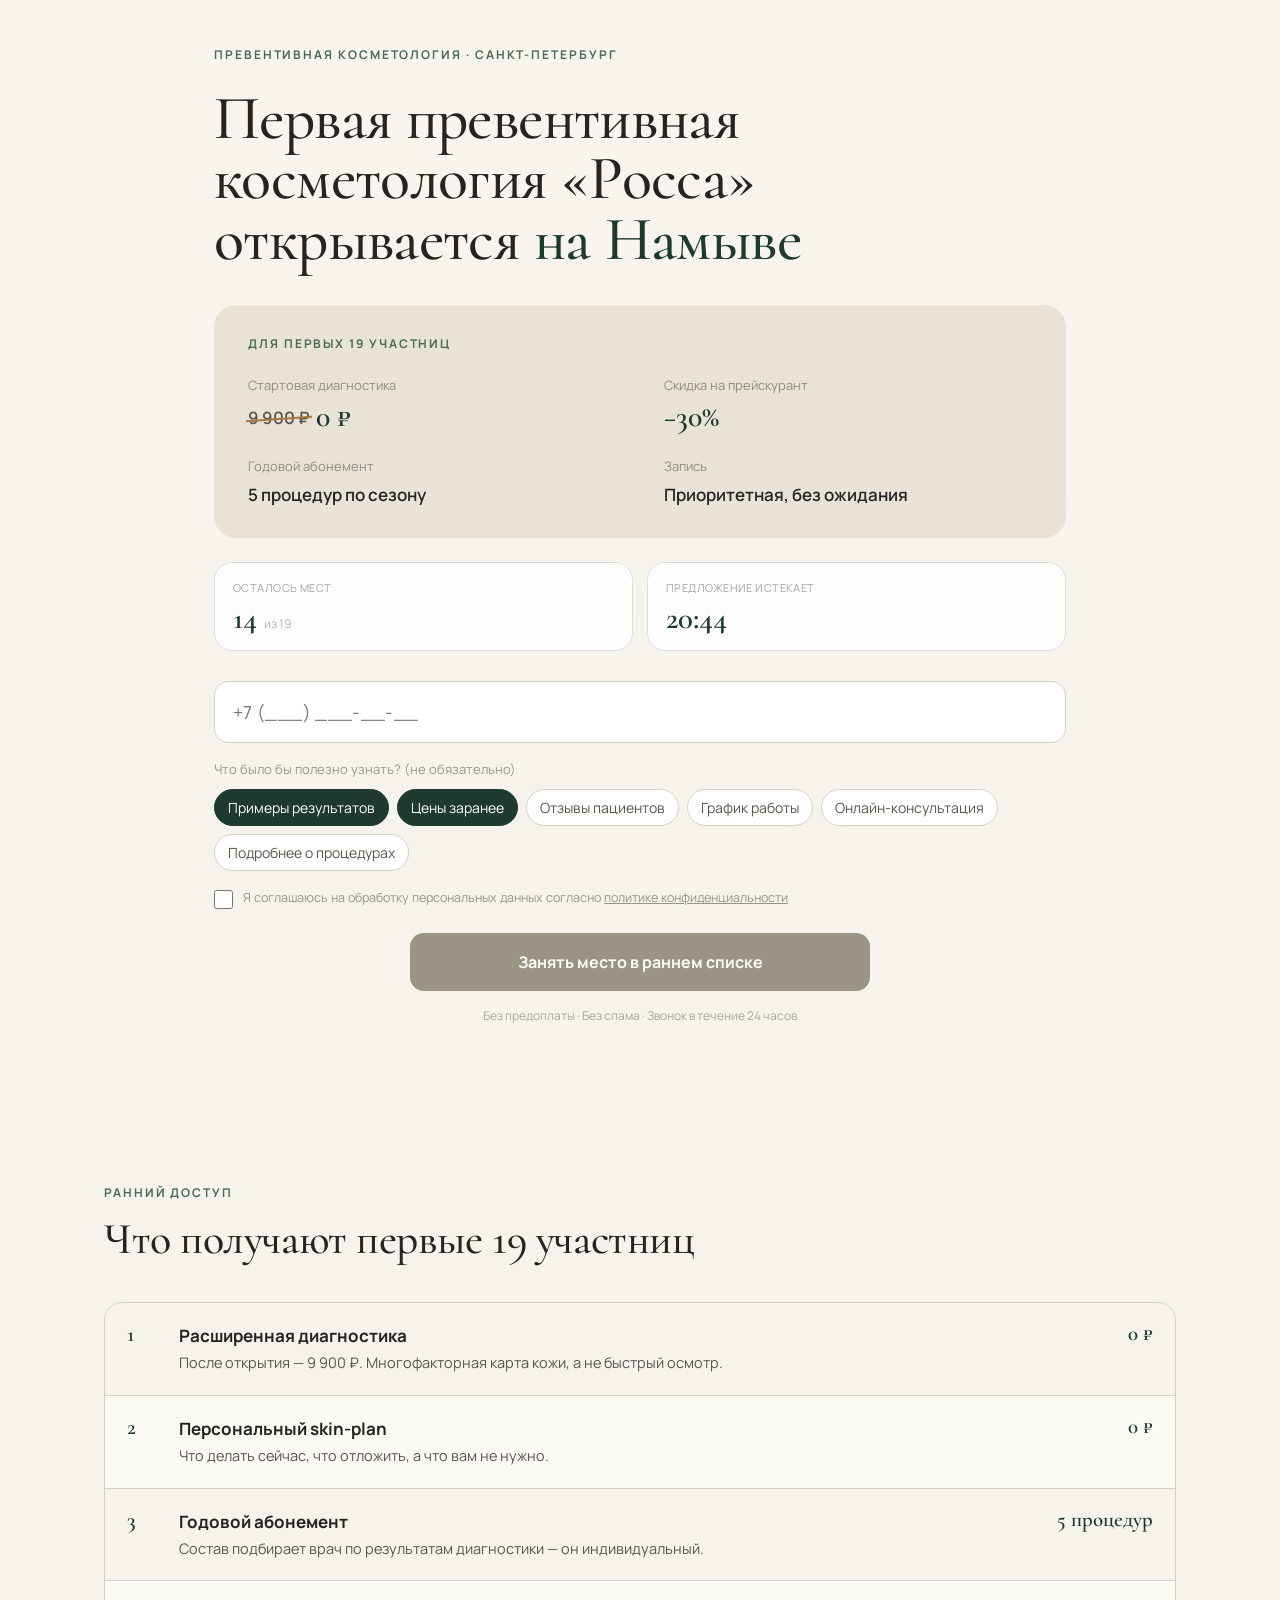
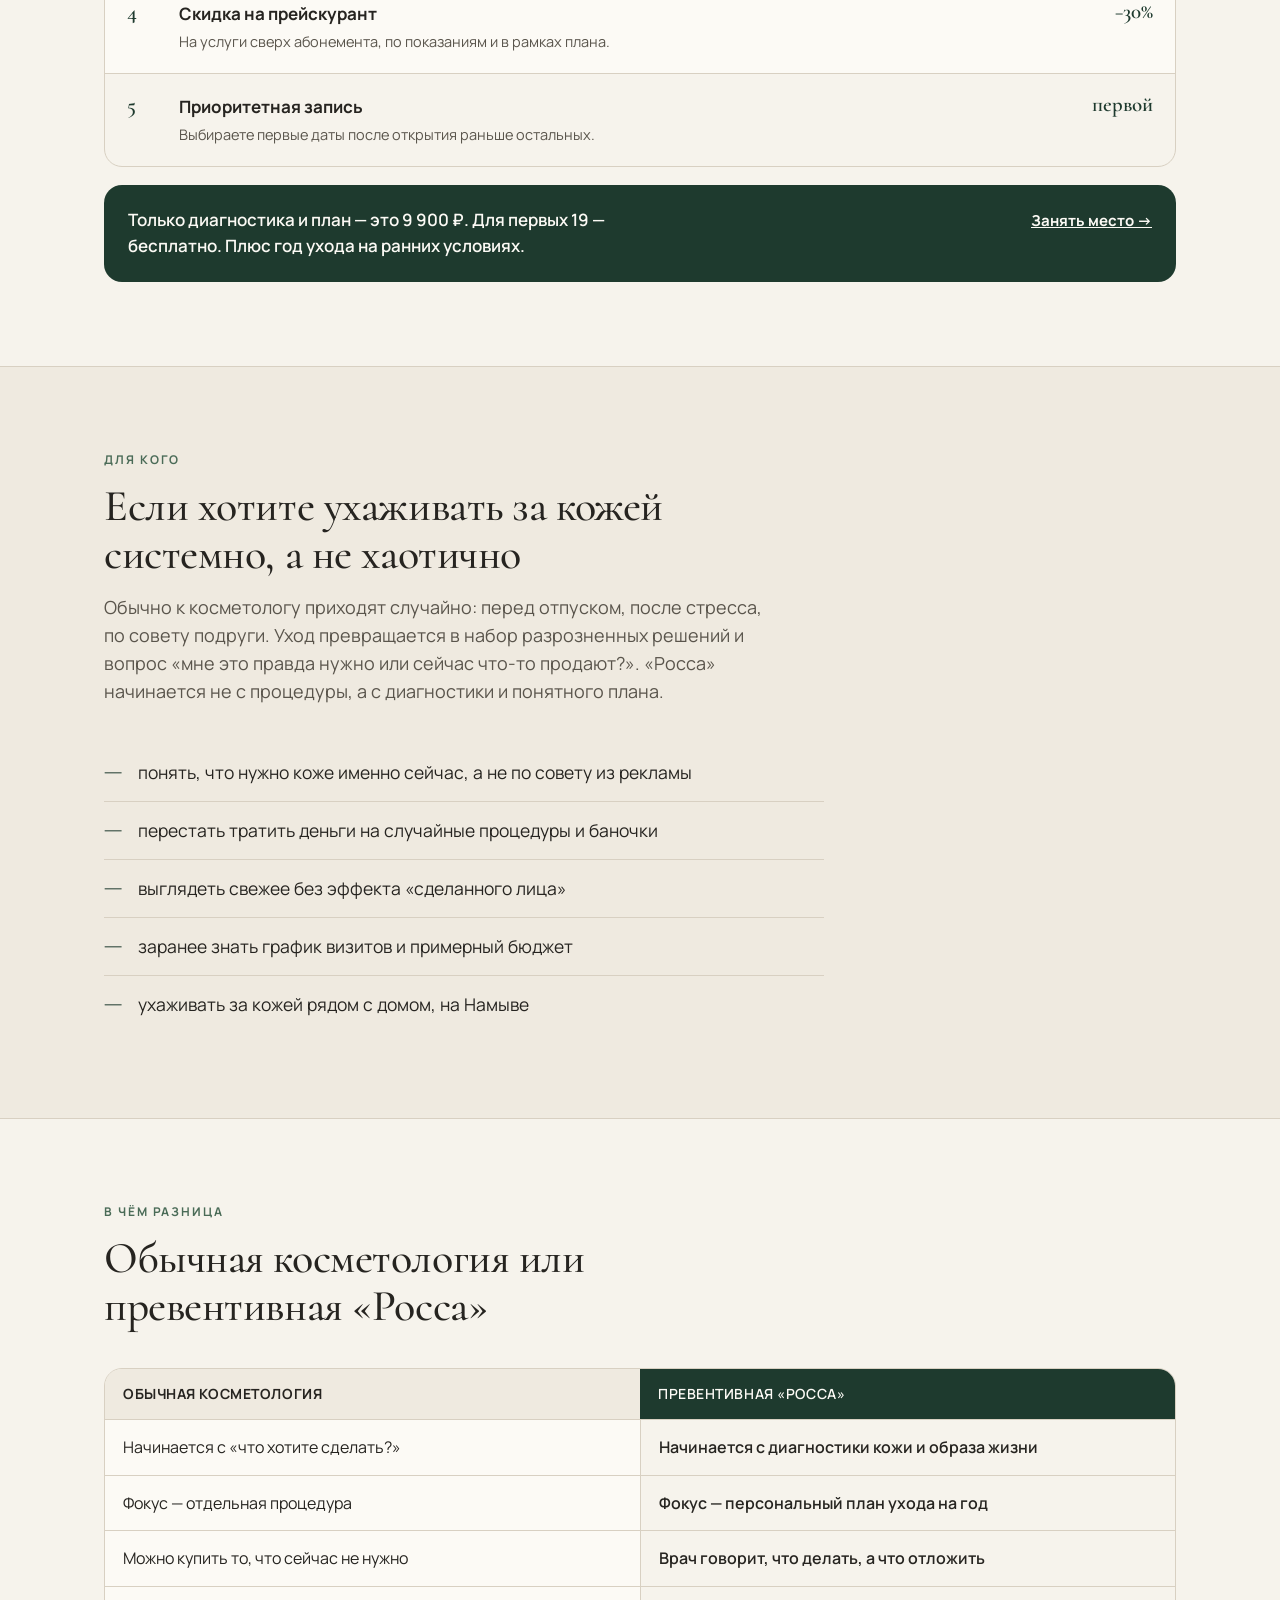
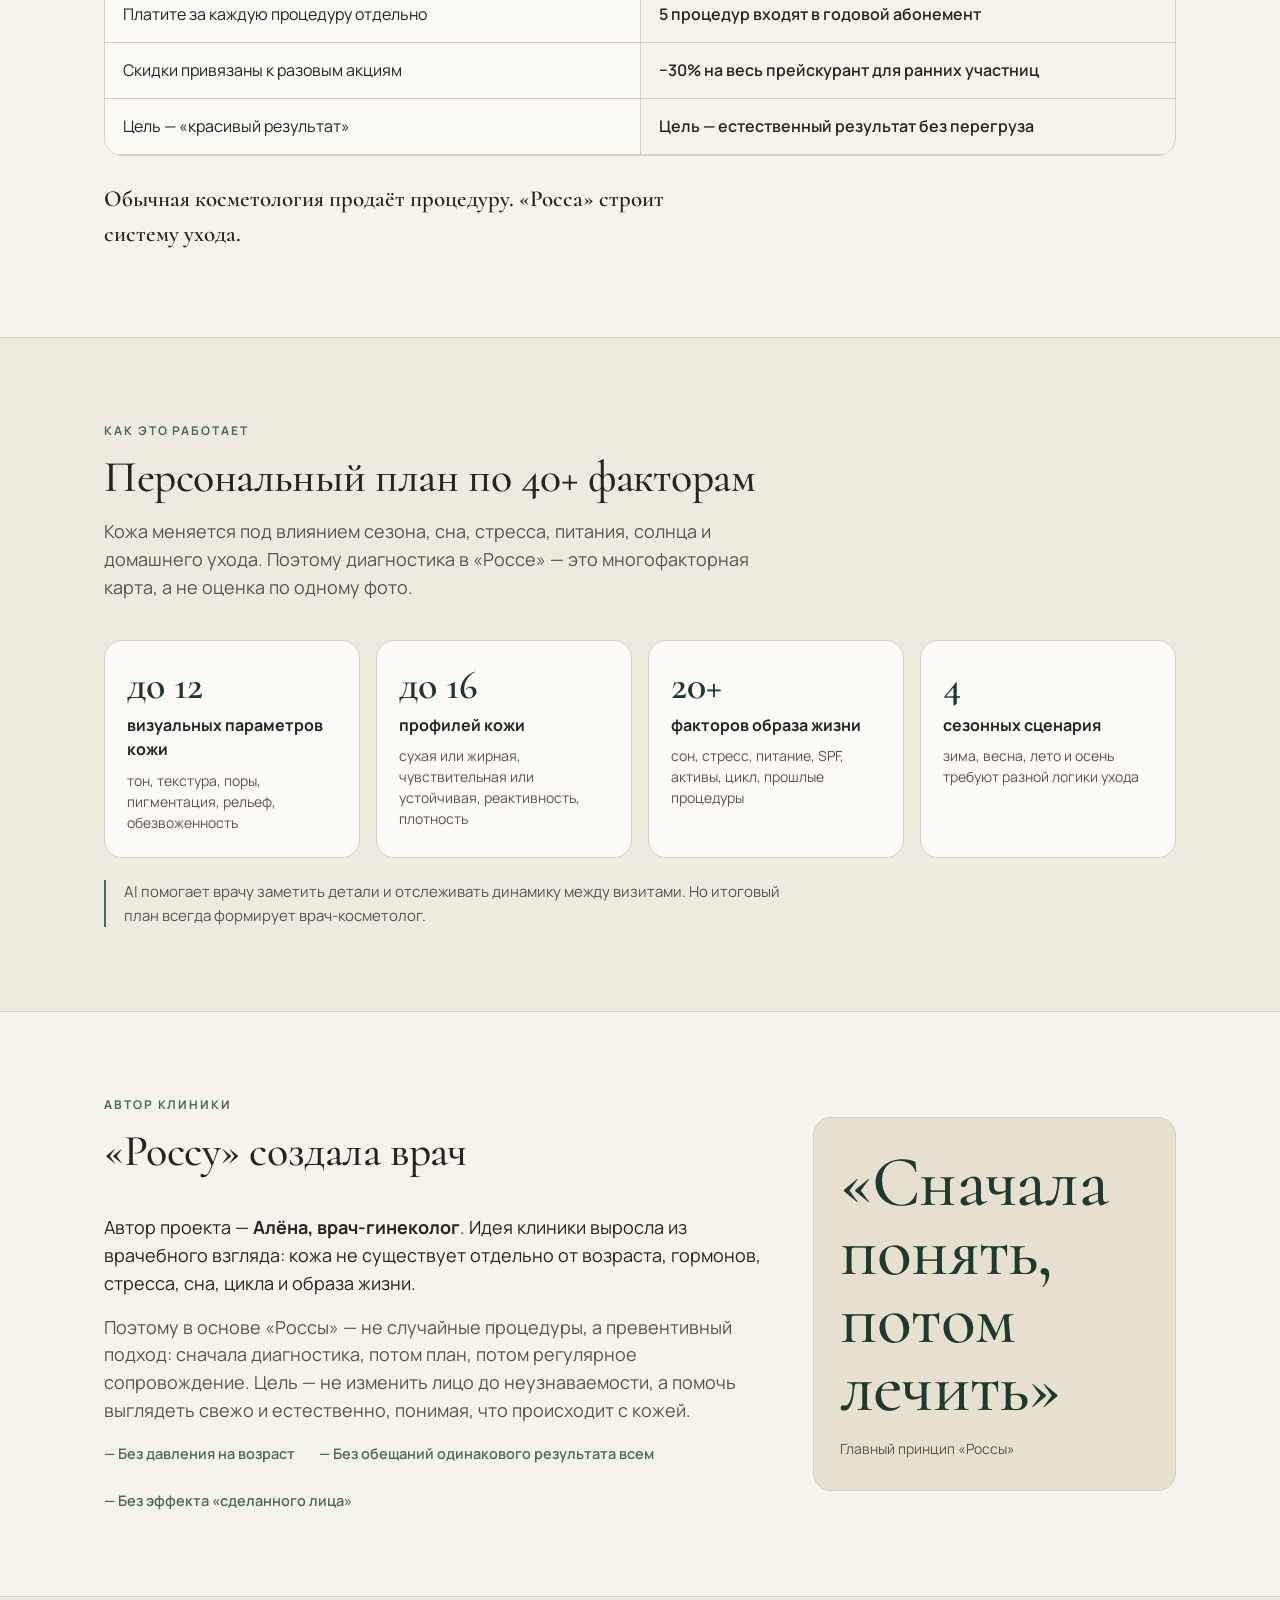
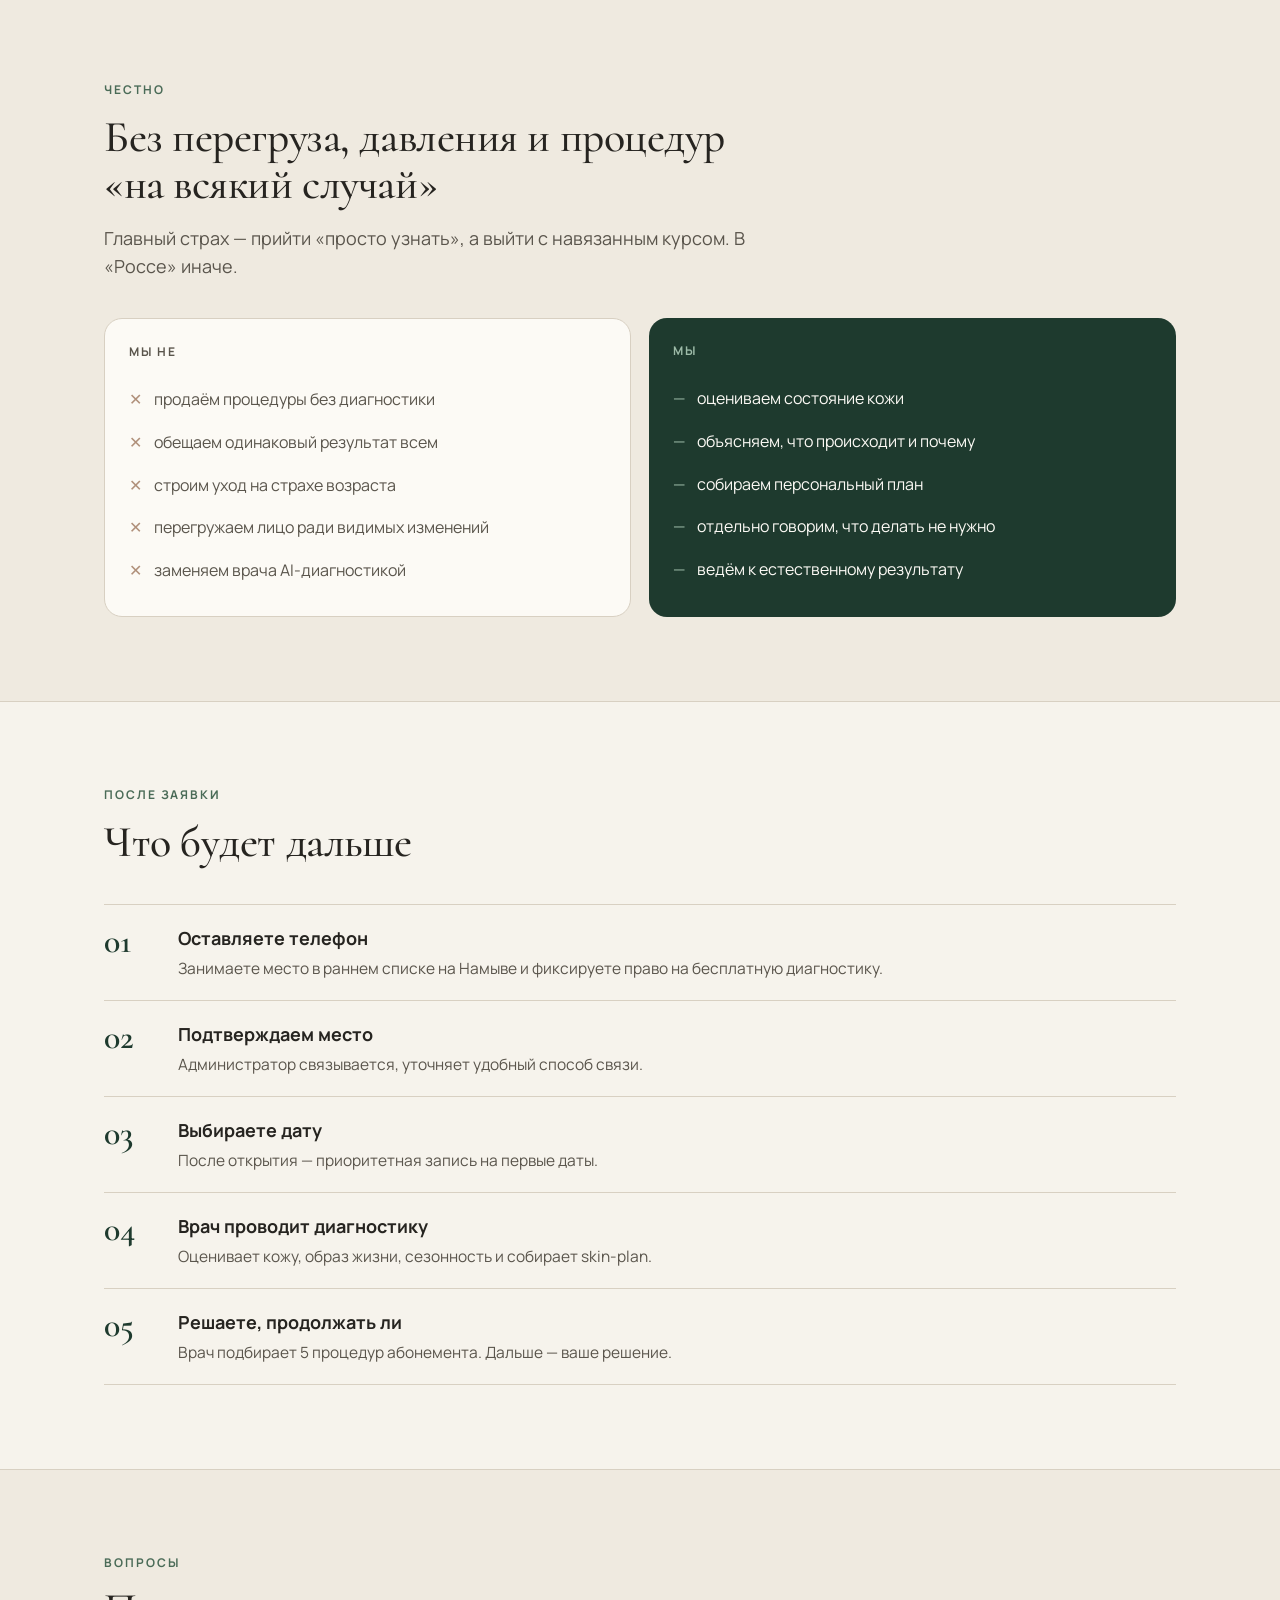
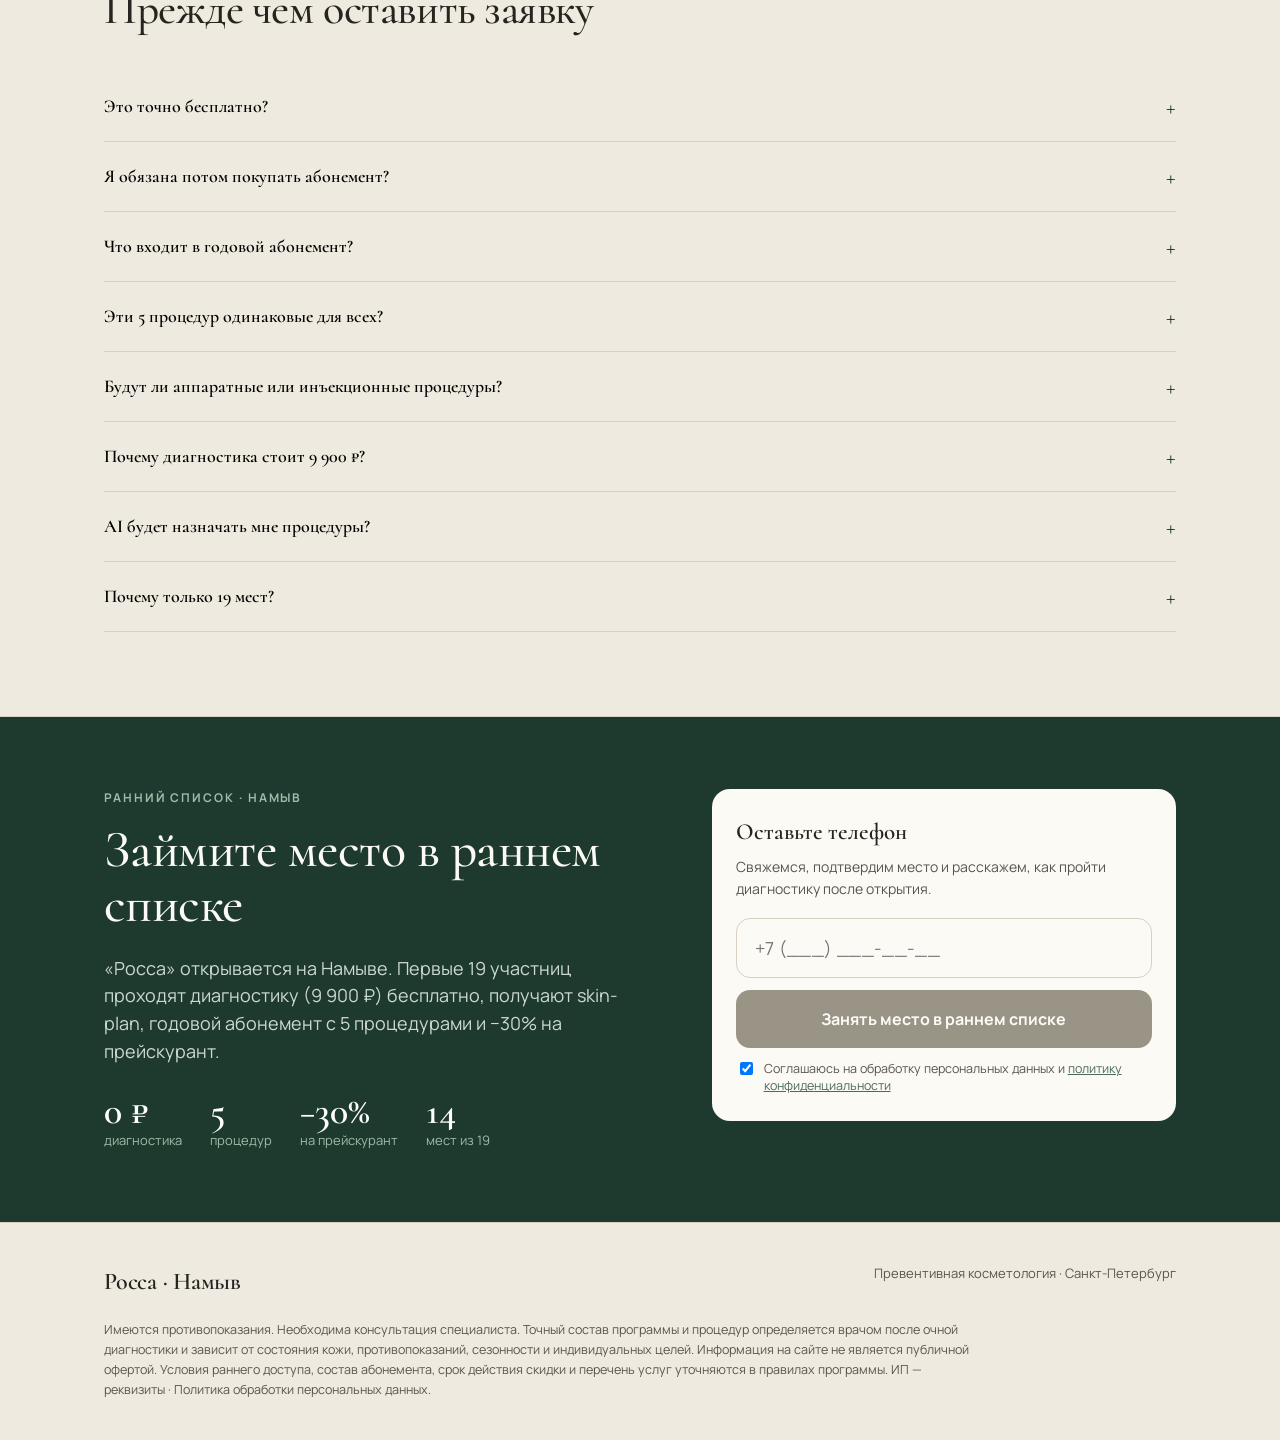
<file: rossa-namyv-classic.html>
<!DOCTYPE html>
<html lang="ru">
<head>
<meta charset="UTF-8" />
<meta name="viewport" content="width=device-width, initial-scale=1.0" />
<title>Росса · превентивная косметология на Намыве — ранний список</title>
<meta name="description" content="Первая превентивная косметология «Росса» открывается на Намыве. Диагностика и персональный план ухода от врача. Первым 19 участницам — бесплатно." />
<link rel="preconnect" href="https://fonts.googleapis.com" />
<link rel="preconnect" href="https://fonts.gstatic.com" crossorigin />
<link href="https://fonts.googleapis.com/css2?family=Cormorant:wght@400;500;600&family=Manrope:wght@400;500;600;700;800&display=swap" rel="stylesheet" />
<style>
  :root{
    --base:#F6F3EC; --base-deep:#EFEAE0; --sand:#E7DFD0;
    --green:#1E3A2E; --green-2:#2C5340; --green-soft:#4A6B57;
    --ink:#262420; --ink-soft:#5A554C; --line:#D8D0C2;
    --gold:#A8783C; --white:#FCFAF5;
  }
  *{box-sizing:border-box}
  html{scroll-behavior:smooth}
  body{margin:0;background:var(--base);color:var(--ink);
    font-family:'Manrope',system-ui,sans-serif;font-size:17px;line-height:1.55;-webkit-font-smoothing:antialiased}
  h1,h2,h3,.display{font-family:'Cormorant',Georgia,serif;font-weight:500;letter-spacing:-.01em;margin:0}
  p{margin:0}
  .wrap{max-width:1120px;margin:0 auto;padding:0 24px}
  .eyebrow{font-weight:700;font-size:12px;letter-spacing:.16em;text-transform:uppercase;color:var(--green-soft)}
  .num{font-family:'Cormorant';font-weight:600;color:var(--green);line-height:1}
  .strike{position:relative;color:var(--ink-soft)}
  .strike::after{content:"";position:absolute;left:-2px;right:-2px;top:52%;height:2px;background:var(--gold);transform:rotate(-4deg)}
  a{color:inherit}
  section{border-bottom:1px solid var(--line)}
  .sec{padding:84px 0}
  .sec.alt{background:var(--base-deep)}
  .h2{font-size:clamp(28px,4.4vw,44px);line-height:1.08}
  .h2wrap{margin-bottom:38px;max-width:680px}
  .sub{font-size:18px;color:var(--ink-soft);margin-top:16px}
  .reveal{opacity:0;transform:translateY(16px);transition:opacity .7s ease,transform .7s ease}
  .reveal.in{opacity:1;transform:none}
  @media (prefers-reduced-motion:reduce){.reveal{opacity:1;transform:none;transition:none}}
  .btn{display:inline-flex;align-items:center;justify-content:center;gap:10px;background:var(--green);
    color:var(--white);border:none;cursor:pointer;font-family:'Manrope';font-weight:700;font-size:16px;
    padding:18px 30px;border-radius:14px;transition:background .25s,transform .15s;width:100%;text-align:center}
  .btn:hover{background:var(--green-2)}
  .btn:active{transform:translateY(1px)}
  .btn:disabled{background:#9A9486;cursor:not-allowed}
  .btn:focus-visible{outline:3px solid var(--gold);outline-offset:3px}
  .field{width:100%;padding:17px 18px;font-size:18px;border:1.5px solid var(--line);background:var(--white);
    border-radius:14px;color:var(--ink);letter-spacing:.02em;font-family:inherit}
  .field:focus{outline:none;border-color:var(--green)}
  .chip{border:1.5px solid var(--line);background:transparent;color:var(--ink-soft);padding:9px 15px;
    border-radius:30px;font-size:14px;font-weight:600;cursor:pointer;transition:all .2s;font-family:inherit}
  .chip.on{border-color:var(--green);background:var(--green);color:var(--white)}
  .sticky-cta{position:fixed;left:0;right:0;bottom:0;z-index:50;padding:12px 16px;
    background:rgba(246,243,236,.94);backdrop-filter:blur(8px);border-top:1px solid var(--line);
    transform:translateY(120%);transition:transform .3s}
  .sticky-cta.show{transform:none}
  @media(min-width:900px){.sticky-cta{display:none}}

  .hero{background:linear-gradient(180deg,#F8F5EF 0%,var(--base) 78%);padding:46px 0 74px}
  .hero-shell{max-width:900px}
  .hero h1{font-size:clamp(46px,5.2vw,62px);line-height:.98;max-width:900px;margin:24px 0 34px}
  .hero h1 em{font-style:normal;color:var(--green)}
  .offer-card{background:#E9E3D7;border-radius:22px;padding:30px 34px;margin-bottom:24px}
  .offer-label{margin-bottom:22px}
  .offer-grid{display:grid;grid-template-columns:1fr 1fr;gap:24px 48px}
  .offer-item small{display:block;font-size:13px;color:#908B82;margin-bottom:6px}
  .offer-value{font-size:17px;font-weight:600}
  .offer-value .num{font-size:30px;vertical-align:-2px}
  .hero-status{display:grid;grid-template-columns:1fr 1fr;gap:14px;margin-bottom:30px}
  .status-card{background:rgba(255,255,255,.82);border:1px solid #DADDE2;border-radius:18px;padding:16px 18px}
  .status-label{font-size:11px;letter-spacing:.04em;text-transform:uppercase;color:#A2A4A8;margin-bottom:7px}
  .status-value{font-family:'Cormorant';font-size:31px;font-weight:600;color:var(--green);line-height:1}
  .status-value small{font-family:'Manrope';font-size:12px;font-weight:400;color:#B3B0AA}
  .hero-form .field{height:62px;margin-bottom:16px;background:#fff}
  .hero-form .form-prompt{font-size:13px;color:#9A9690;margin:0 0 10px}
  .hero-form .chips{display:flex;flex-wrap:wrap;gap:8px;margin-bottom:18px}
  .hero-form .chip{background:#fff;border-width:1px;font-weight:400;padding:8px 13px}
  .hero-form .chip.on{background:var(--green);color:#fff;border-color:var(--green)}
  .hero-form .consent{display:flex;gap:10px;align-items:flex-start;font-size:12.5px;color:#97938D;line-height:1.45;cursor:pointer;margin:0 0 24px}
  .hero-form .consent input{width:19px;height:19px;margin:1px 0 0;flex:0 0 auto}
  .hero-form .btn{max-width:460px;margin:0 auto;display:flex}
  .hero-form .form-note{text-align:center;font-size:12px;color:#A9A59E;margin-top:16px}
  .note{font-size:12px;color:var(--ink-soft);font-weight:400}

  .grid-cards{display:grid;grid-template-columns:repeat(auto-fit,minmax(220px,1fr));gap:16px}
  .fcard{background:var(--white);border:1px solid var(--line);border-radius:18px;padding:24px 22px}

  .cmp{display:grid;grid-template-columns:1fr;border:1px solid var(--line);border-radius:18px;overflow:hidden}
  .cmp-head{display:none;padding:14px 18px;font-weight:700;font-size:14px;letter-spacing:.04em;text-transform:uppercase}
  .cmp-tag{display:inline-block;font-size:11px;font-weight:700;letter-spacing:.1em;text-transform:uppercase;color:var(--green-soft);margin-right:10px}
  .cmp-cell{padding:15px 18px;font-size:16px;border-bottom:1px solid var(--line)}
  .cmp-a{background:var(--white)}
  .cmp-b{background:transparent;font-weight:600}
  @media(min-width:760px){
    .cmp{grid-template-columns:1fr 1fr}
    .cmp-head{display:block;background:var(--base-deep);border-bottom:1px solid var(--line)}
    .cmp-head.cmp-b{background:var(--green);color:var(--white)}
    .cmp-tag{display:none}
    .cmp-cell.cmp-b{border-left:1px solid var(--line)}
  }
  .dodont{display:grid;grid-template-columns:1fr;gap:18px}
  .author-grid{display:grid;grid-template-columns:1fr;gap:34px}
  .final{padding:72px 0;background:var(--green);color:var(--white)}
  .final-grid{display:grid;grid-template-columns:1fr;gap:40px}
  @media(min-width:900px){
    .author-grid{grid-template-columns:1.3fr .7fr}
    .dodont{grid-template-columns:1fr 1fr}
    .final-grid{grid-template-columns:1.1fr .9fr;align-items:start}
  }
  .faq-q{width:100%;background:none;border:none;cursor:pointer;text-align:left;padding:20px 0;
    display:flex;justify-content:space-between;gap:16px;align-items:center;font-family:inherit}
  .faq-q span:first-child{font-size:18px;font-weight:600;font-family:'Cormorant'}
  .faq-plus{font-family:'Cormorant';font-size:24px;color:var(--green);transition:transform .25s}
  .faq-item.open .faq-plus{transform:rotate(45deg)}
  .faq-a{max-height:0;overflow:hidden;transition:max-height .3s ease}
  .faq-a p{font-size:16px;color:var(--ink-soft);max-width:720px;padding-bottom:20px}
  @media(max-width:640px){
    body{font-size:16px}
    .wrap{padding:0 18px}
    .hero{padding:30px 0 54px}
    .hero h1{font-size:43px;margin:18px 0 28px}
    .offer-card{padding:24px 20px}
    .offer-grid{grid-template-columns:1fr;gap:18px}
    .hero-status{grid-template-columns:1fr}
    .sec{padding:62px 0}
  }
</style>
</head>
<body>

<!-- HERO -->
<header class="hero" id="top">
  <div class="wrap hero-shell">
    <div class="eyebrow reveal">Превентивная косметология · Санкт-Петербург</div>
    <h1 class="reveal">Первая превентивная косметология «Росса» открывается <em>на Намыве</em></h1>

    <div class="offer-card reveal">
      <div class="eyebrow offer-label">Для первых 19 участниц</div>
      <div class="offer-grid">
        <div class="offer-item"><small>Стартовая диагностика</small><div class="offer-value"><span class="strike">9 900 ₽</span>&nbsp; <span class="num">0 ₽</span></div></div>
        <div class="offer-item"><small>Скидка на прейскурант</small><div class="offer-value"><span class="num">−30%</span></div></div>
        <div class="offer-item"><small>Годовой абонемент</small><div class="offer-value">5 процедур по сезону</div></div>
        <div class="offer-item"><small>Запись</small><div class="offer-value">Приоритетная, без ожидания</div></div>
      </div>
    </div>

    <div class="hero-status reveal">
      <div class="status-card"><div class="status-label">Осталось мест</div><div class="status-value">14 <small>из 19</small></div></div>
      <div class="status-card"><div class="status-label">Предложение истекает</div><div class="status-value" id="timer">60:00</div></div>
    </div>

    <form class="lead-form hero-form reveal" data-form onsubmit="return false">
      <div class="form-fields">
        <input id="phone-hero" class="field phone-input" inputmode="tel" autocomplete="tel" placeholder="+7 (___) ___-__-__" aria-label="Телефон" />
        <p class="form-prompt">Что было бы полезно узнать? <span>(не обязательно)</span></p>
        <div class="chips">
          <button type="button" class="chip on" data-chip>Примеры результатов</button>
          <button type="button" class="chip on" data-chip>Цены заранее</button>
          <button type="button" class="chip" data-chip>Отзывы пациентов</button>
          <button type="button" class="chip" data-chip>График работы</button>
          <button type="button" class="chip" data-chip>Онлайн-консультация</button>
          <button type="button" class="chip" data-chip>Подробнее о процедурах</button>
        </div>
        <label class="consent">
          <input type="checkbox" class="agree" />
          <span>Я соглашаюсь на обработку персональных данных согласно <a href="#" style="text-decoration:underline">политике конфиденциальности</a></span>
        </label>
        <button class="btn submit-btn" disabled>Занять место в раннем списке</button>
        <p class="form-note">Без предоплаты · Без спама · Звонок в течение 24 часов</p>
      </div>
      <div class="form-done" style="display:none;text-align:center;padding:24px 0">
        <div class="num" style="font-size:46px;margin-bottom:6px">№6</div>
        <p style="font-weight:700;font-size:19px;margin-bottom:6px">Вы в раннем списке на Намыве</p>
        <p style="color:var(--ink-soft);font-size:15px">Свяжемся, чтобы подтвердить место и рассказать о диагностике после открытия.</p>
      </div>
    </form>
  </div>
</header>

<!-- 2 ЧТО ВХОДИТ -->
<section class="sec" id="offer"><div class="wrap reveal">
  <div class="h2wrap"><div class="eyebrow" style="margin-bottom:14px">Ранний доступ</div><h2 class="h2">Что получают первые 19 участниц</h2></div>
  <div style="border:1px solid var(--line);border-radius:18px;overflow:hidden">
    <div style="display:grid;grid-template-columns:34px 1fr auto;gap:18px;align-items:start;padding:20px 22px;border-bottom:1px solid var(--line);">
      <div class="num" style="font-size:22px">1</div>
      <div><div style="font-weight:700;font-size:17px">Расширенная диагностика</div><div style="font-size:14.5px;color:var(--ink-soft);margin-top:3px">После открытия — 9 900 ₽. Многофакторная карта кожи, а не быстрый осмотр.</div></div>
      <div class="num" style="font-size:21px;white-space:nowrap">0 ₽</div>
    </div><div style="display:grid;grid-template-columns:34px 1fr auto;gap:18px;align-items:start;padding:20px 22px;background:var(--white);border-bottom:1px solid var(--line);">
      <div class="num" style="font-size:22px">2</div>
      <div><div style="font-weight:700;font-size:17px">Персональный skin-plan</div><div style="font-size:14.5px;color:var(--ink-soft);margin-top:3px">Что делать сейчас, что отложить, а что вам не нужно.</div></div>
      <div class="num" style="font-size:21px;white-space:nowrap">0 ₽</div>
    </div><div style="display:grid;grid-template-columns:34px 1fr auto;gap:18px;align-items:start;padding:20px 22px;border-bottom:1px solid var(--line);">
      <div class="num" style="font-size:22px">3</div>
      <div><div style="font-weight:700;font-size:17px">Годовой абонемент</div><div style="font-size:14.5px;color:var(--ink-soft);margin-top:3px">Состав подбирает врач по результатам диагностики — он индивидуальный.</div></div>
      <div class="num" style="font-size:21px;white-space:nowrap">5 процедур</div>
    </div><div style="display:grid;grid-template-columns:34px 1fr auto;gap:18px;align-items:start;padding:20px 22px;background:var(--white);border-bottom:1px solid var(--line);">
      <div class="num" style="font-size:22px">4</div>
      <div><div style="font-weight:700;font-size:17px">Скидка на прейскурант</div><div style="font-size:14.5px;color:var(--ink-soft);margin-top:3px">На услуги сверх абонемента, по показаниям и в рамках плана.</div></div>
      <div class="num" style="font-size:21px;white-space:nowrap">−30%</div>
    </div><div style="display:grid;grid-template-columns:34px 1fr auto;gap:18px;align-items:start;padding:20px 22px;">
      <div class="num" style="font-size:22px">5</div>
      <div><div style="font-weight:700;font-size:17px">Приоритетная запись</div><div style="font-size:14.5px;color:var(--ink-soft);margin-top:3px">Выбираете первые даты после открытия раньше остальных.</div></div>
      <div class="num" style="font-size:21px;white-space:nowrap">первой</div>
    </div>
  </div>
  <div style="background:var(--green);color:var(--white);border-radius:18px;padding:22px 24px;margin-top:18px;display:flex;flex-wrap:wrap;gap:8px 16px;align-items:baseline;justify-content:space-between">
    <span style="font-size:17px;font-weight:600;max-width:560px">Только диагностика и план — это 9 900 ₽. Для первых 19 — бесплатно. Плюс год ухода на ранних условиях.</span>
    <a href="#top" class="to-top" style="font-weight:700;font-size:15px;text-decoration:underline;white-space:nowrap">Занять место →</a>
  </div>
</div></section>

<!-- 3 ДЛЯ КОГО -->
<section class="sec alt" id="forwho"><div class="wrap reveal">
  <div class="h2wrap"><div class="eyebrow" style="margin-bottom:14px">Для кого</div><h2 class="h2">Если хотите ухаживать за кожей системно, а не хаотично</h2>
    <p class="sub">Обычно к косметологу приходят случайно: перед отпуском, после стресса, по совету подруги. Уход превращается в набор разрозненных решений и вопрос «мне это правда нужно или сейчас что-то продают?». «Росса» начинается не с процедуры, а с диагностики и понятного плана.</p></div>
  <ul style="list-style:none;padding:0;margin:0;max-width:720px">
    <li style="display:flex;gap:16px;padding:15px 0;border-bottom:1px solid var(--line);font-size:17.5px"><span style="color:var(--green);font-family:'Cormorant';font-size:22px;font-weight:600;line-height:1">—</span><span>понять, что нужно коже именно сейчас, а не по совету из рекламы</span></li><li style="display:flex;gap:16px;padding:15px 0;border-bottom:1px solid var(--line);font-size:17.5px"><span style="color:var(--green);font-family:'Cormorant';font-size:22px;font-weight:600;line-height:1">—</span><span>перестать тратить деньги на случайные процедуры и баночки</span></li><li style="display:flex;gap:16px;padding:15px 0;border-bottom:1px solid var(--line);font-size:17.5px"><span style="color:var(--green);font-family:'Cormorant';font-size:22px;font-weight:600;line-height:1">—</span><span>выглядеть свежее без эффекта «сделанного лица»</span></li><li style="display:flex;gap:16px;padding:15px 0;border-bottom:1px solid var(--line);font-size:17.5px"><span style="color:var(--green);font-family:'Cormorant';font-size:22px;font-weight:600;line-height:1">—</span><span>заранее знать график визитов и примерный бюджет</span></li><li style="display:flex;gap:16px;padding:15px 0;font-size:17.5px"><span style="color:var(--green);font-family:'Cormorant';font-size:22px;font-weight:600;line-height:1">—</span><span>ухаживать за кожей рядом с домом, на Намыве</span></li>
  </ul>
</div></section>

<!-- 4 СРАВНЕНИЕ -->
<section class="sec" id="compare"><div class="wrap reveal">
  <div class="h2wrap"><div class="eyebrow" style="margin-bottom:14px">В чём разница</div><h2 class="h2">Обычная косметология или превентивная «Росса»</h2></div>
  <div class="cmp">
    <div class="cmp-head cmp-a">Обычная косметология</div>
    <div class="cmp-head cmp-b">Превентивная «Росса»</div>
    <div class="cmp-cell cmp-a"><span class="cmp-tag">Было</span>Начинается с «что хотите сделать?»</div><div class="cmp-cell cmp-b"><span class="cmp-tag">Стало</span>Начинается с диагностики кожи и образа жизни</div><div class="cmp-cell cmp-a"><span class="cmp-tag">Было</span>Фокус — отдельная процедура</div><div class="cmp-cell cmp-b"><span class="cmp-tag">Стало</span>Фокус — персональный план ухода на год</div><div class="cmp-cell cmp-a"><span class="cmp-tag">Было</span>Можно купить то, что сейчас не нужно</div><div class="cmp-cell cmp-b"><span class="cmp-tag">Стало</span>Врач говорит, что делать, а что отложить</div><div class="cmp-cell cmp-a"><span class="cmp-tag">Было</span>Платите за каждую процедуру отдельно</div><div class="cmp-cell cmp-b"><span class="cmp-tag">Стало</span>5 процедур входят в годовой абонемент</div><div class="cmp-cell cmp-a"><span class="cmp-tag">Было</span>Скидки привязаны к разовым акциям</div><div class="cmp-cell cmp-b"><span class="cmp-tag">Стало</span>−30% на весь прейскурант для ранних участниц</div><div class="cmp-cell cmp-a"><span class="cmp-tag">Было</span>Цель — «красивый результат»</div><div class="cmp-cell cmp-b"><span class="cmp-tag">Стало</span>Цель — естественный результат без перегруза</div>
  </div>
  <p style="font-size:19px;margin-top:26px;max-width:620px"><span style="font-family:'Cormorant';font-size:23px;font-weight:600">Обычная косметология продаёт процедуру. «Росса» строит систему ухода.</span></p>
</div></section>

<!-- 5 КАРТА -->
<section class="sec alt" id="map"><div class="wrap reveal">
  <div class="h2wrap"><div class="eyebrow" style="margin-bottom:14px">Как это работает</div><h2 class="h2">Персональный план по 40+ факторам</h2>
    <p class="sub">Кожа меняется под влиянием сезона, сна, стресса, питания, солнца и домашнего ухода. Поэтому диагностика в «Россе» — это многофакторная карта, а не оценка по одному фото.</p></div>
  <div class="grid-cards">
    <div class="fcard"><div class="num" style="font-size:40px;margin-bottom:8px">до 12</div><div style="font-weight:700;font-size:16px;margin-bottom:8px">визуальных параметров кожи</div><div style="font-size:14px;color:var(--ink-soft);line-height:1.5">тон, текстура, поры, пигментация, рельеф, обезвоженность</div></div><div class="fcard"><div class="num" style="font-size:40px;margin-bottom:8px">до 16</div><div style="font-weight:700;font-size:16px;margin-bottom:8px">профилей кожи</div><div style="font-size:14px;color:var(--ink-soft);line-height:1.5">сухая или жирная, чувствительная или устойчивая, реактивность, плотность</div></div><div class="fcard"><div class="num" style="font-size:40px;margin-bottom:8px">20+</div><div style="font-weight:700;font-size:16px;margin-bottom:8px">факторов образа жизни</div><div style="font-size:14px;color:var(--ink-soft);line-height:1.5">сон, стресс, питание, SPF, активы, цикл, прошлые процедуры</div></div><div class="fcard"><div class="num" style="font-size:40px;margin-bottom:8px">4</div><div style="font-weight:700;font-size:16px;margin-bottom:8px">сезонных сценария</div><div style="font-size:14px;color:var(--ink-soft);line-height:1.5">зима, весна, лето и осень требуют разной логики ухода</div></div>
  </div>
  <p style="font-size:15px;color:var(--ink-soft);margin-top:22px;max-width:680px;padding-left:18px;border-left:2px solid var(--green-soft)">AI помогает врачу заметить детали и отслеживать динамику между визитами. Но итоговый план всегда формирует врач-косметолог.</p>
</div></section>

<!-- 6 АВТОР -->
<section class="sec" id="author"><div class="wrap reveal">
  <div class="author-grid">
    <div>
      <div class="h2wrap"><div class="eyebrow" style="margin-bottom:14px">Автор клиники</div><h2 class="h2">«Россу» создала врач</h2></div>
      <p style="font-size:18px">Автор проекта — <strong>Алёна, врач-гинеколог</strong>. Идея клиники выросла из врачебного взгляда: кожа не существует отдельно от возраста, гормонов, стресса, сна, цикла и образа жизни.</p>
      <p style="font-size:18px;color:var(--ink-soft);margin-top:16px">Поэтому в основе «Россы» — не случайные процедуры, а превентивный подход: сначала диагностика, потом план, потом регулярное сопровождение. Цель — не изменить лицо до неузнаваемости, а помочь выглядеть свежо и естественно, понимая, что происходит с кожей.</p>
      <div style="display:flex;gap:24px;flex-wrap:wrap;margin-top:18px">
        <div style="font-size:14.5px;font-weight:600;color:var(--green-soft)">— Без давления на возраст</div><div style="font-size:14.5px;font-weight:600;color:var(--green-soft)">— Без обещаний одинакового результата всем</div><div style="font-size:14.5px;font-weight:600;color:var(--green-soft)">— Без эффекта «сделанного лица»</div>
      </div>
    </div>
    <div style="background:var(--sand);border:1px solid var(--line);border-radius:18px;padding:30px 26px;align-self:center">
      <div class="display" style="font-size:clamp(40px,7vw,72px);line-height:.95;color:var(--green)">«Сначала<br/>понять,<br/>потом<br/>лечить»</div>
      <div style="font-size:14px;color:var(--ink-soft);margin-top:16px">Главный принцип «Россы»</div>
    </div>
  </div>
</div></section>

<!-- 7 ЧТО НЕ ДЕЛАЕМ -->
<section class="sec alt" id="notdo"><div class="wrap reveal">
  <div class="h2wrap"><div class="eyebrow" style="margin-bottom:14px">Честно</div><h2 class="h2">Без перегруза, давления и процедур «на всякий случай»</h2>
    <p class="sub">Главный страх — прийти «просто узнать», а выйти с навязанным курсом. В «Россе» иначе.</p></div>
  <div class="dodont">
    <div style="background:var(--white);border:1px solid var(--line);border-radius:18px;padding:24px">
      <div class="eyebrow" style="color:var(--ink-soft);margin-bottom:16px">Мы не</div>
      <div style="display:flex;gap:12px;padding:9px 0;font-size:16px;color:var(--ink-soft)"><span style="color:#B0907A">✕</span>продаём процедуры без диагностики</div><div style="display:flex;gap:12px;padding:9px 0;font-size:16px;color:var(--ink-soft)"><span style="color:#B0907A">✕</span>обещаем одинаковый результат всем</div><div style="display:flex;gap:12px;padding:9px 0;font-size:16px;color:var(--ink-soft)"><span style="color:#B0907A">✕</span>строим уход на страхе возраста</div><div style="display:flex;gap:12px;padding:9px 0;font-size:16px;color:var(--ink-soft)"><span style="color:#B0907A">✕</span>перегружаем лицо ради видимых изменений</div><div style="display:flex;gap:12px;padding:9px 0;font-size:16px;color:var(--ink-soft)"><span style="color:#B0907A">✕</span>заменяем врача AI-диагностикой</div>
    </div>
    <div style="background:var(--green);color:var(--white);border-radius:18px;padding:24px">
      <div class="eyebrow" style="color:#9DBBA8;margin-bottom:16px">Мы</div>
      <div style="display:flex;gap:12px;padding:9px 0;font-size:16px"><span style="color:#9DBBA8">—</span>оцениваем состояние кожи</div><div style="display:flex;gap:12px;padding:9px 0;font-size:16px"><span style="color:#9DBBA8">—</span>объясняем, что происходит и почему</div><div style="display:flex;gap:12px;padding:9px 0;font-size:16px"><span style="color:#9DBBA8">—</span>собираем персональный план</div><div style="display:flex;gap:12px;padding:9px 0;font-size:16px"><span style="color:#9DBBA8">—</span>отдельно говорим, что делать не нужно</div><div style="display:flex;gap:12px;padding:9px 0;font-size:16px"><span style="color:#9DBBA8">—</span>ведём к естественному результату</div>
    </div>
  </div>
</div></section>

<!-- 8 ПУТЬ -->
<section class="sec" id="journey"><div class="wrap reveal">
  <div class="h2wrap"><div class="eyebrow" style="margin-bottom:14px">После заявки</div><h2 class="h2">Что будет дальше</h2></div>
  <div>
    <div style="display:grid;grid-template-columns:56px 1fr;gap:18px;padding:20px 0;border-top:1px solid var(--line);">
      <div class="num" style="font-size:34px">01</div>
      <div><div style="font-weight:700;font-size:18px">Оставляете телефон</div><div style="font-size:15.5px;color:var(--ink-soft);margin-top:3px">Занимаете место в раннем списке на Намыве и фиксируете право на бесплатную диагностику.</div></div>
    </div><div style="display:grid;grid-template-columns:56px 1fr;gap:18px;padding:20px 0;border-top:1px solid var(--line);">
      <div class="num" style="font-size:34px">02</div>
      <div><div style="font-weight:700;font-size:18px">Подтверждаем место</div><div style="font-size:15.5px;color:var(--ink-soft);margin-top:3px">Администратор связывается, уточняет удобный способ связи.</div></div>
    </div><div style="display:grid;grid-template-columns:56px 1fr;gap:18px;padding:20px 0;border-top:1px solid var(--line);">
      <div class="num" style="font-size:34px">03</div>
      <div><div style="font-weight:700;font-size:18px">Выбираете дату</div><div style="font-size:15.5px;color:var(--ink-soft);margin-top:3px">После открытия — приоритетная запись на первые даты.</div></div>
    </div><div style="display:grid;grid-template-columns:56px 1fr;gap:18px;padding:20px 0;border-top:1px solid var(--line);">
      <div class="num" style="font-size:34px">04</div>
      <div><div style="font-weight:700;font-size:18px">Врач проводит диагностику</div><div style="font-size:15.5px;color:var(--ink-soft);margin-top:3px">Оценивает кожу, образ жизни, сезонность и собирает skin-plan.</div></div>
    </div><div style="display:grid;grid-template-columns:56px 1fr;gap:18px;padding:20px 0;border-top:1px solid var(--line);border-bottom:1px solid var(--line);">
      <div class="num" style="font-size:34px">05</div>
      <div><div style="font-weight:700;font-size:18px">Решаете, продолжать ли</div><div style="font-size:15.5px;color:var(--ink-soft);margin-top:3px">Врач подбирает 5 процедур абонемента. Дальше — ваше решение.</div></div>
    </div>
  </div>
</div></section>

<!-- 9 FAQ -->
<section class="sec alt" id="faq"><div class="wrap reveal">
  <div class="h2wrap"><div class="eyebrow" style="margin-bottom:14px">Вопросы</div><h2 class="h2">Прежде чем оставить заявку</h2></div>
  <div>
    <div class="faq-item" style="border-bottom:1px solid var(--line)">
      <button class="faq-q" aria-expanded="false"><span>Это точно бесплатно?</span><span class="faq-plus">+</span></button>
      <div class="faq-a"><p>Для первых 19 участниц раннего списка расширенная диагностика и персональный skin-plan после открытия — бесплатно. После открытия программа диагностики стоит 9 900 ₽.</p></div>
    </div><div class="faq-item" style="border-bottom:1px solid var(--line)">
      <button class="faq-q" aria-expanded="false"><span>Я обязана потом покупать абонемент?</span><span class="faq-plus">+</span></button>
      <div class="faq-a"><p>Нет. Сейчас вы не покупаете процедуру. Вы занимаете место, проходите диагностику после открытия, получаете план и узнаёте персональные условия.</p></div>
    </div><div class="faq-item" style="border-bottom:1px solid var(--line)">
      <button class="faq-q" aria-expanded="false"><span>Что входит в годовой абонемент?</span><span class="faq-plus">+</span></button>
      <div class="faq-a"><p>5 процедур, подобранных врачом по результатам диагностики, и скидка 30% на весь прейскурант «Россы».</p></div>
    </div><div class="faq-item" style="border-bottom:1px solid var(--line)">
      <button class="faq-q" aria-expanded="false"><span>Эти 5 процедур одинаковые для всех?</span><span class="faq-plus">+</span></button>
      <div class="faq-a"><p>Нет. Состав определяется после диагностики и зависит от состояния кожи, сезонности, противопоказаний и целей.</p></div>
    </div><div class="faq-item" style="border-bottom:1px solid var(--line)">
      <button class="faq-q" aria-expanded="false"><span>Будут ли аппаратные или инъекционные процедуры?</span><span class="faq-plus">+</span></button>
      <div class="faq-a"><p>Да, если они подходят по результатам диагностики. «Росса» создаётся как врачебная косметология с уходовыми, аппаратными и инъекционными направлениями — но начинается всё с диагностики, а не с продажи процедуры.</p></div>
    </div><div class="faq-item" style="border-bottom:1px solid var(--line)">
      <button class="faq-q" aria-expanded="false"><span>Почему диагностика стоит 9 900 ₽?</span><span class="faq-plus">+</span></button>
      <div class="faq-a"><p>Это не быстрый осмотр. Врач собирает многофакторную карту: состояние и профиль кожи, домашний уход, сезон, образ жизни, прошлые процедуры и динамику изменений.</p></div>
    </div><div class="faq-item" style="border-bottom:1px solid var(--line)">
      <button class="faq-q" aria-expanded="false"><span>AI будет назначать мне процедуры?</span><span class="faq-plus">+</span></button>
      <div class="faq-a"><p>Нет. AI помогает врачу видеть детали и отслеживать динамику, но не принимает медицинских решений. Итоговый план всегда формирует врач-косметолог.</p></div>
    </div><div class="faq-item" style="border-bottom:1px solid var(--line)">
      <button class="faq-q" aria-expanded="false"><span>Почему только 19 мест?</span><span class="faq-plus">+</span></button>
      <div class="faq-a"><p>Чтобы первые участницы получили приоритетную запись, полноценную диагностику и внимательную работу с планом после открытия.</p></div>
    </div>
  </div>
</div></section>

<!-- 10 ФИНАЛ -->
<section class="final" id="final"><div class="wrap reveal">
  <div class="final-grid">
    <div>
      <div class="eyebrow" style="color:#9DBBA8;margin-bottom:16px">Ранний список · Намыв</div>
      <h2 style="font-size:clamp(32px,5vw,52px);line-height:1.05;margin-bottom:22px">Займите место в раннем списке</h2>
      <p style="font-size:18px;color:#CDD9D0;max-width:520px;margin-bottom:26px">«Росса» открывается на Намыве. Первые 19 участниц проходят диагностику (9 900 ₽) бесплатно, получают skin-plan, годовой абонемент с 5 процедурами и −30% на прейскурант.</p>
      <div style="display:flex;gap:28px;flex-wrap:wrap">
        <div><div class="num" style="font-size:38px;color:#fff">0 ₽</div><div style="font-size:13px;color:#9DBBA8">диагностика</div></div>
        <div><div class="num" style="font-size:38px;color:#fff">5</div><div style="font-size:13px;color:#9DBBA8">процедур</div></div>
        <div><div class="num" style="font-size:38px;color:#fff">−30%</div><div style="font-size:13px;color:#9DBBA8">на прейскурант</div></div>
        <div><div class="num" style="font-size:38px;color:#fff">14</div><div style="font-size:13px;color:#9DBBA8">мест из 19</div></div>
      </div>
    </div>
    <div style="background:var(--white);color:var(--ink);border-radius:18px;padding:26px 24px;align-self:start">
      <div style="font-family:'Cormorant';font-weight:600;font-size:23px;margin-bottom:6px">Оставьте телефон</div>
      <p style="font-size:14px;color:var(--ink-soft);margin-bottom:18px">Свяжемся, подтвердим место и расскажем, как пройти диагностику после открытия.</p>
      <form class="lead-form" data-form onsubmit="return false">
    <div class="form-fields">
    
    <input id="phone-final" class="field phone-input" inputmode="tel" placeholder="+7 (___) ___-__-__" aria-label="Телефон" style="margin-bottom:12px"/>
    
    <button class="btn submit-btn" disabled>Занять место в раннем списке</button>
    <label style="display:flex;gap:8px;align-items:flex-start;margin-top:12px;font-size:12.5px;color:var(--ink-soft);line-height:1.4;cursor:pointer">
      <input type="checkbox" class="agree" checked style="margin-top:2px"/>
      <span>Соглашаюсь на обработку персональных данных и <a href="#" style="color:var(--green-soft);text-decoration:underline">политику конфиденциальности</a></span>
    </label>
    </div>
    <div class="form-done" style="display:none;text-align:center;padding:4px 0">
      <div class="num" style="font-size:46px;margin-bottom:6px">№6</div>
      <p style="font-weight:700;font-size:19px;margin-bottom:6px">Вы в раннем списке на Намыве</p>
      <p style="color:var(--ink-soft);font-size:15px">Свяжемся, чтобы подтвердить место, и расскажем, как пройти диагностику после открытия.</p>
    </div>
  </form>
    </div>
  </div>
</div></section>

<!-- FOOTER -->
<footer style="background:var(--base-deep);padding:40px 0">
  <div class="wrap">
    <div style="display:flex;justify-content:space-between;gap:20px;flex-wrap:wrap;margin-bottom:20px">
      <div class="display" style="font-size:24px;font-weight:600">Росса · Намыв</div>
      <div style="font-size:13px;color:var(--ink-soft)">Превентивная косметология · Санкт-Петербург</div>
    </div>
    <p style="font-size:12.5px;color:var(--ink-soft);line-height:1.6;max-width:880px">Имеются противопоказания. Необходима консультация специалиста. Точный состав программы и процедур определяется врачом после очной диагностики и зависит от состояния кожи, противопоказаний, сезонности и индивидуальных целей. Информация на сайте не является публичной офертой. Условия раннего доступа, состав абонемента, срок действия скидки и перечень услуг уточняются в правилах программы. ИП — реквизиты · Политика обработки персональных данных.</p>
  </div>
</footer>

<div class="sticky-cta" id="sticky"><button class="btn to-top">Занять место · осталось 14 из 19</button></div>

<script>
(function(){
  var SLUG = "namyv", SPOTS_TOTAL = 19, SPOTS_LEFT = 14;

  function maskPhone(v){
    var d=v.replace(/\D/g,'');
    if(d.charAt(0)==='8') d='7'+d.slice(1);
    if(d.charAt(0)!=='7') d='7'+d;
    d=d.slice(0,11);
    var r='+7';
    if(d.length>1) r+=' ('+d.slice(1,4);
    if(d.length>=5) r+=') '+d.slice(4,7);
    if(d.length>=8) r+='-'+d.slice(7,9);
    if(d.length>=10) r+='-'+d.slice(9,11);
    return r;
  }
  function valid(v){ return v.replace(/\D/g,'').length===11; }

  // формы
  document.querySelectorAll('[data-form]').forEach(function(form){
    var input  = form.querySelector('.phone-input');
    var btn    = form.querySelector('.submit-btn');
    var agree  = form.querySelector('.agree');
    var fields = form.querySelector('.form-fields');
    var done   = form.querySelector('.form-done');
    var concern = null;
    if(!input) return;

    function refresh(){ btn.disabled = !(valid(input.value) && agree.checked); }
    input.addEventListener('input', function(){ input.value = maskPhone(input.value); refresh(); });
    agree.addEventListener('change', refresh);

    form.querySelectorAll('[data-chip]').forEach(function(ch){
      ch.addEventListener('click', function(){
        if(ch.classList.contains('on')){ ch.classList.remove('on'); concern=null; }
        else { form.querySelectorAll('[data-chip]').forEach(function(x){x.classList.remove('on')}); ch.classList.add('on'); concern=ch.textContent; }
      });
    });

    btn.addEventListener('click', function(){
      if(btn.disabled) return;
      var p = new URLSearchParams(window.location.search);
      var lead = {
        phone: input.value, concern: concern, district: SLUG,
        utm_source: p.get('utm_source')||'', utm_campaign: p.get('utm_campaign')||'',
        utm_content: p.get('utm_content')||'', ts: new Date().toISOString()
      };
      console.log('LEAD →', lead);
      // fetch('/api/lead',{method:'POST',headers:{'Content-Type':'application/json'},body:JSON.stringify(lead)});
      // Telegram-бот догрева: fetch('/api/telegram',{...})
      if(fields) fields.style.display='none';
      if(done) done.style.display='block';
    });
  });

  // таймер раннего предложения
  var t = 20*60+46, timerEl = document.getElementById('timer');
  if(timerEl){
    setInterval(function(){
      if(t>0) t--;
      var m=String(Math.floor(t/60)).padStart(2,'0'), s=String(t%60).padStart(2,'0');
      timerEl.textContent = m+':'+s;
    },1000);
  }

  // FAQ
  document.querySelectorAll('.faq-item').forEach(function(item){
    var q=item.querySelector('.faq-q'), a=item.querySelector('.faq-a');
    q.addEventListener('click', function(){
      var open=item.classList.toggle('open');
      q.setAttribute('aria-expanded', open?'true':'false');
      a.style.maxHeight = open ? a.scrollHeight+'px' : '0';
    });
  });

  // к форме
  document.querySelectorAll('.to-top').forEach(function(el){
    el.addEventListener('click', function(e){
      e.preventDefault();
      window.scrollTo({top:0,behavior:'smooth'});
      setTimeout(function(){ var f=document.getElementById('phone-hero'); if(f) f.focus(); },500);
    });
  });

  // sticky
  var sticky=document.getElementById('sticky');
  if(sticky){
    window.addEventListener('scroll', function(){
      var y=window.scrollY, max=document.body.scrollHeight-window.innerHeight-700;
      sticky.classList.toggle('show', y>560 && y<max);
    });
  }

  // reveal
  if('IntersectionObserver' in window){
    var io=new IntersectionObserver(function(es){
      es.forEach(function(e){ if(e.isIntersecting){ e.target.classList.add('in'); io.unobserve(e.target); } });
    },{threshold:.12});
    document.querySelectorAll('.reveal').forEach(function(el){ io.observe(el); });
  } else {
    document.querySelectorAll('.reveal').forEach(function(el){ el.classList.add('in'); });
  }
})();
</script>

</body>
</html>
</file>
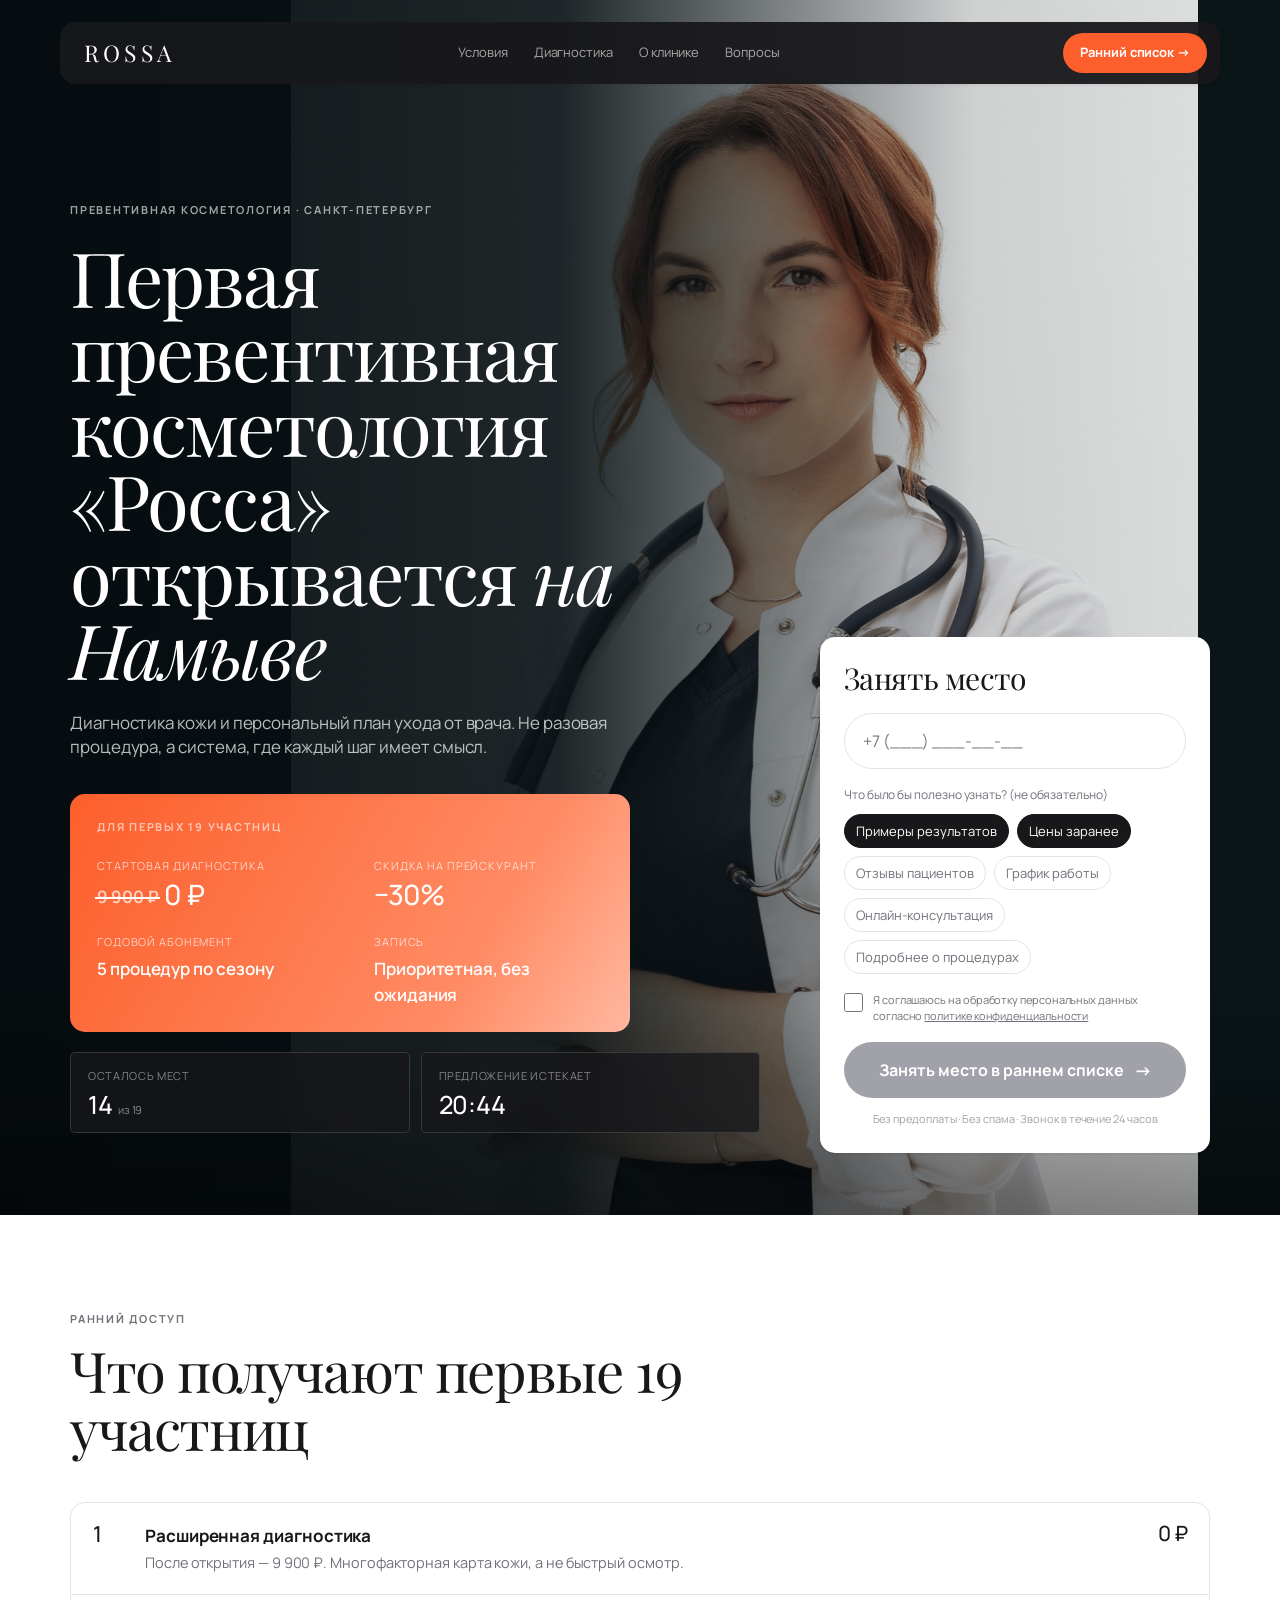
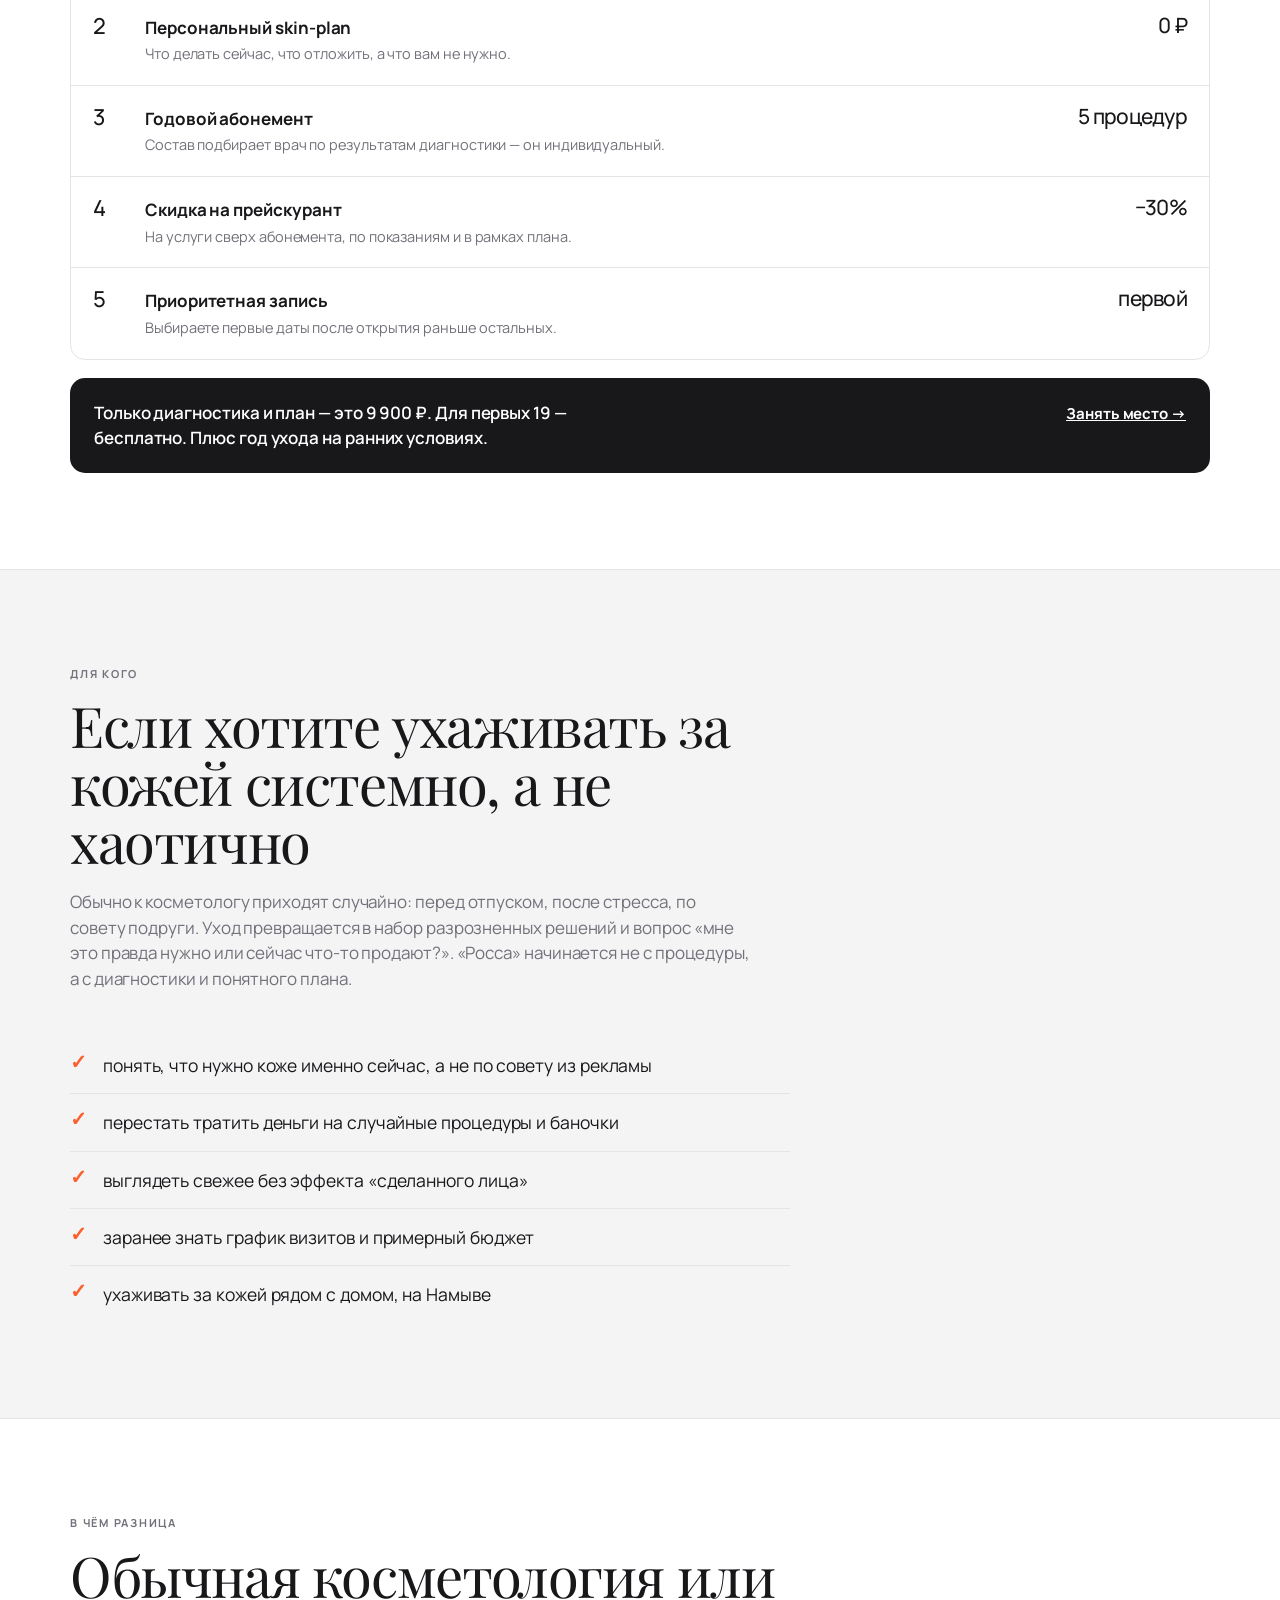
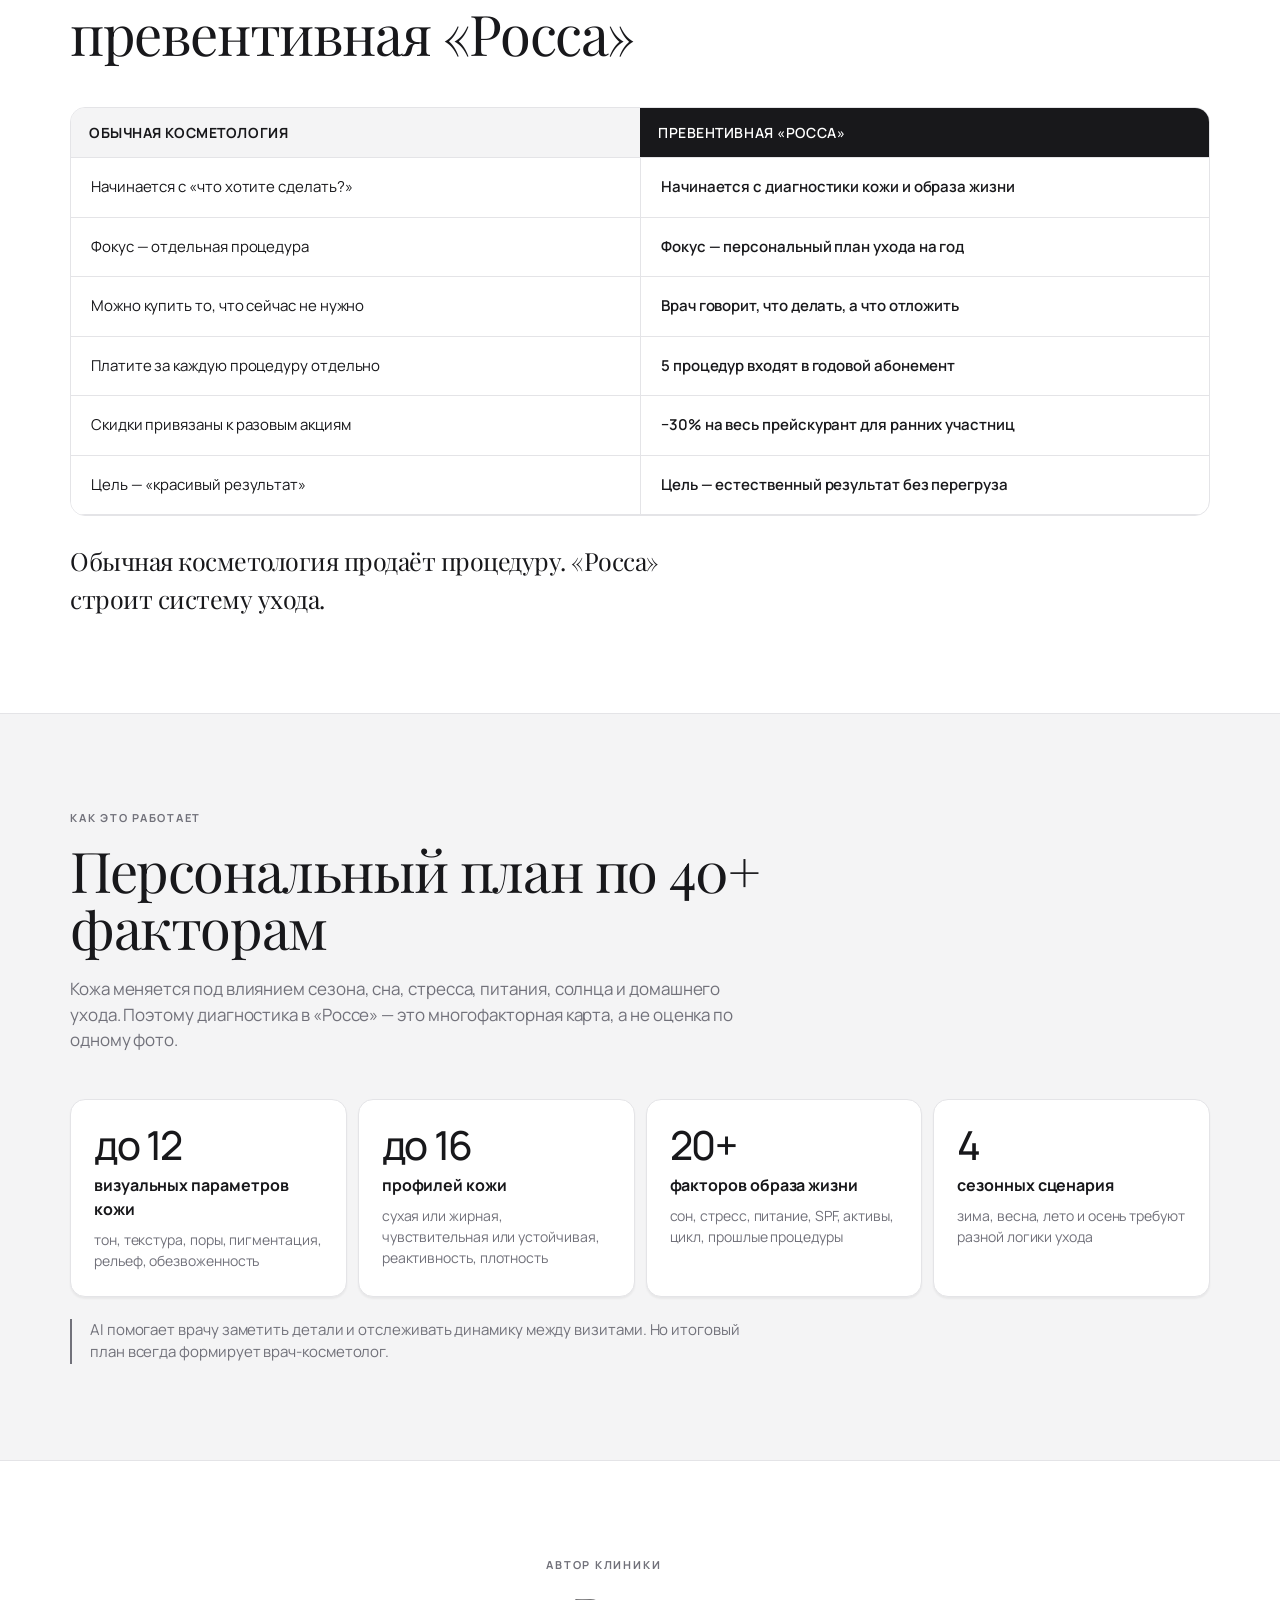
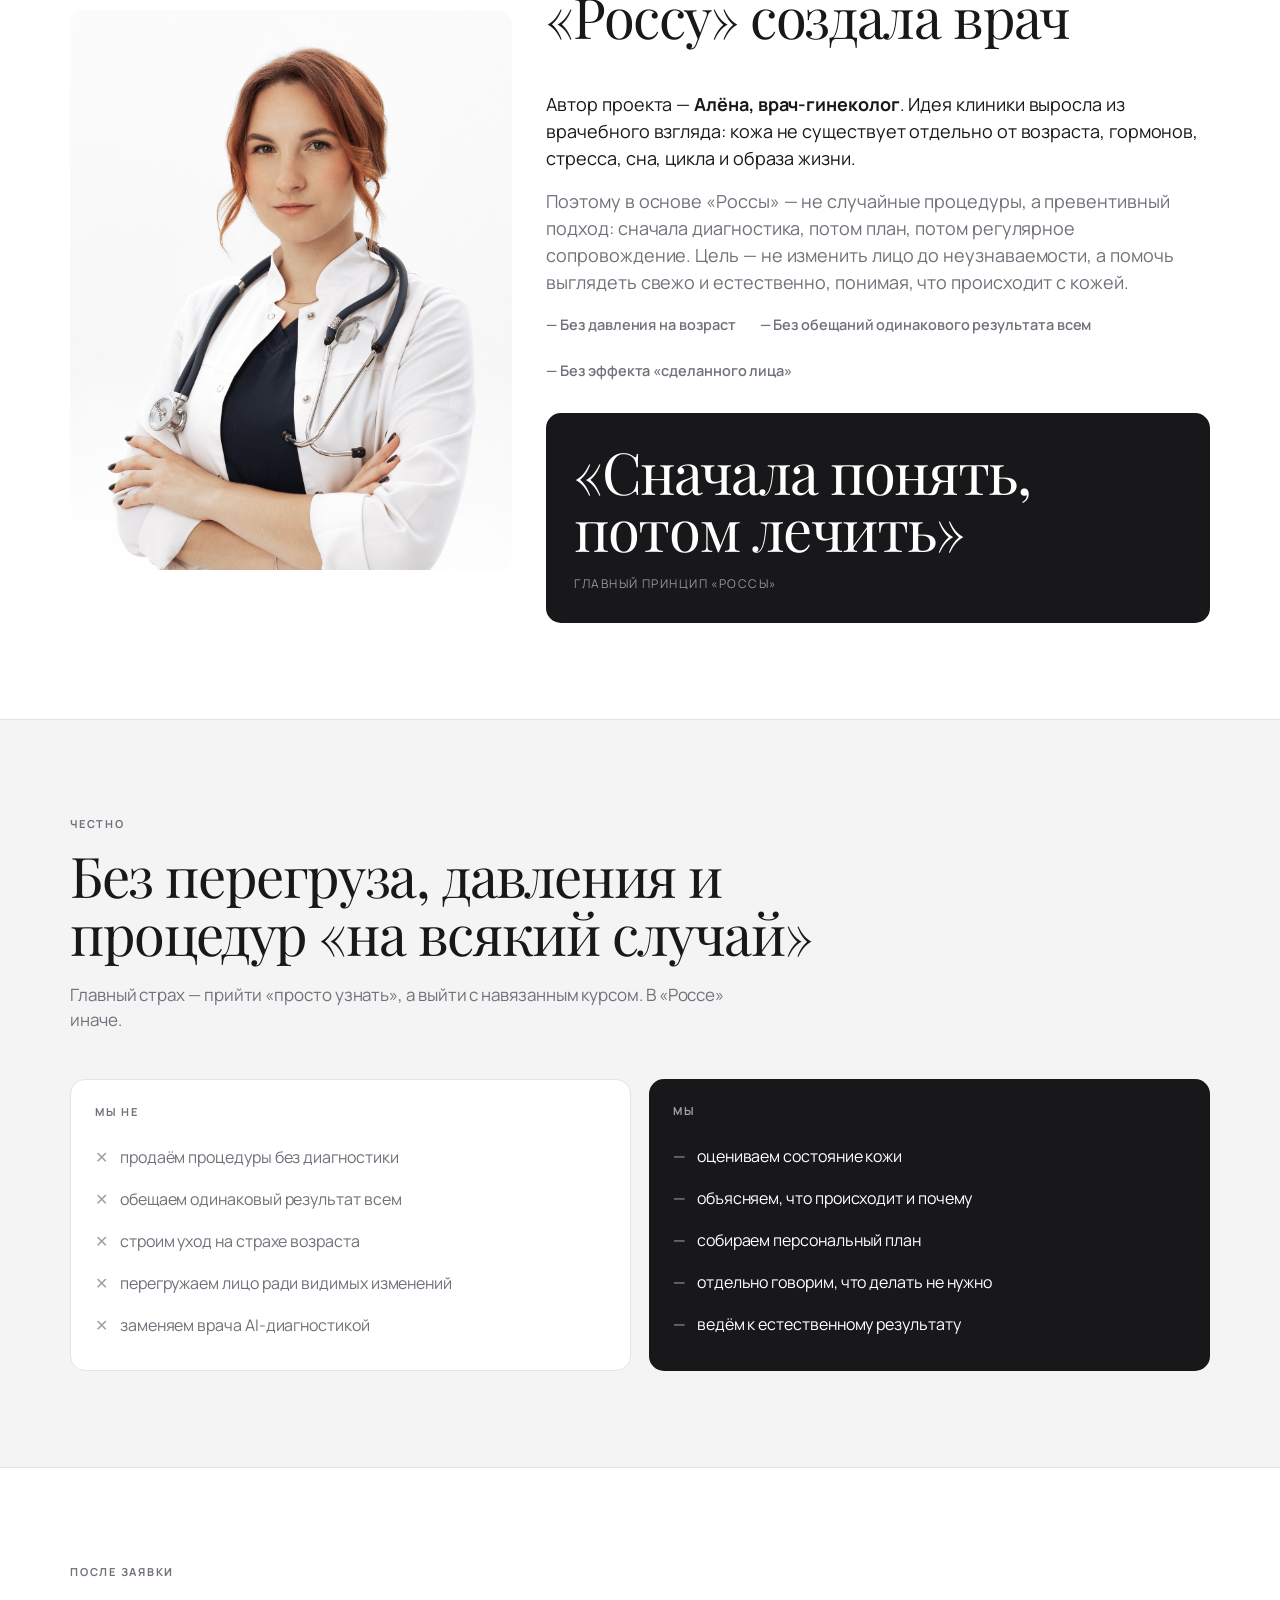
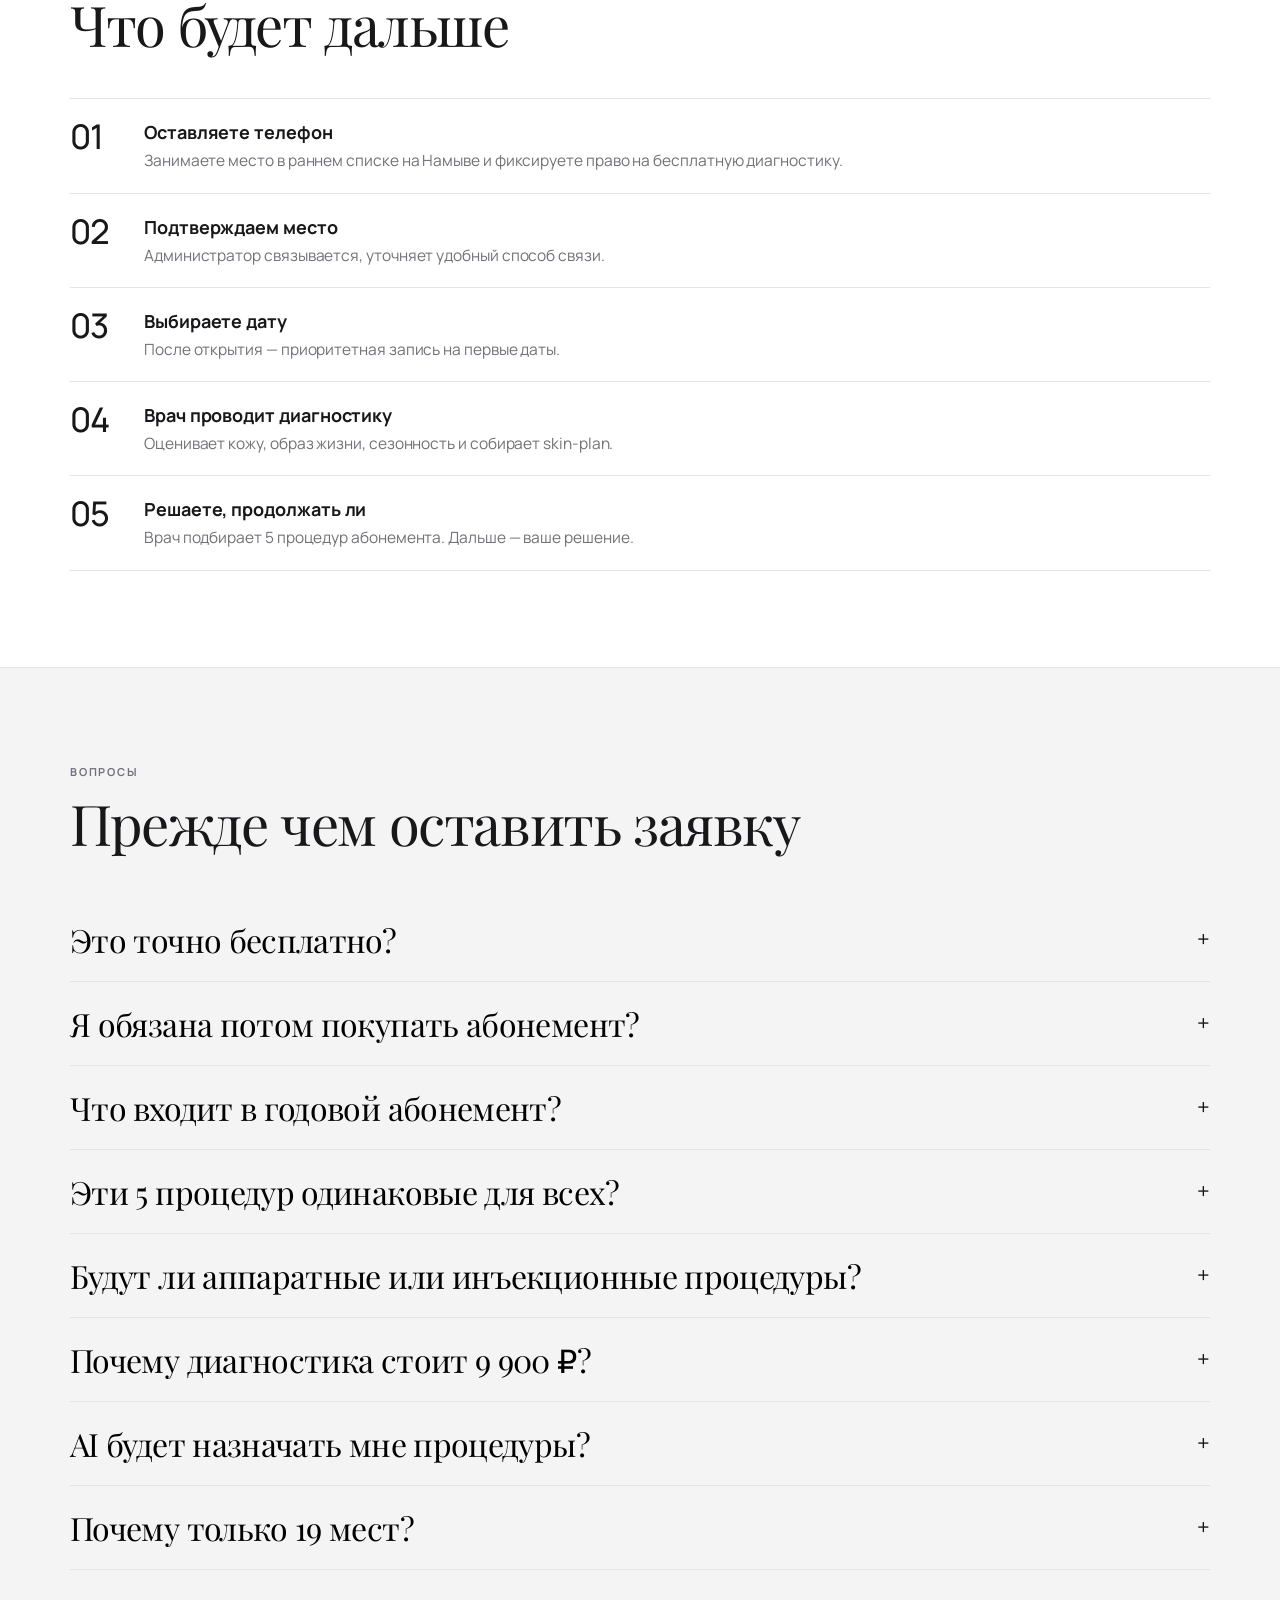
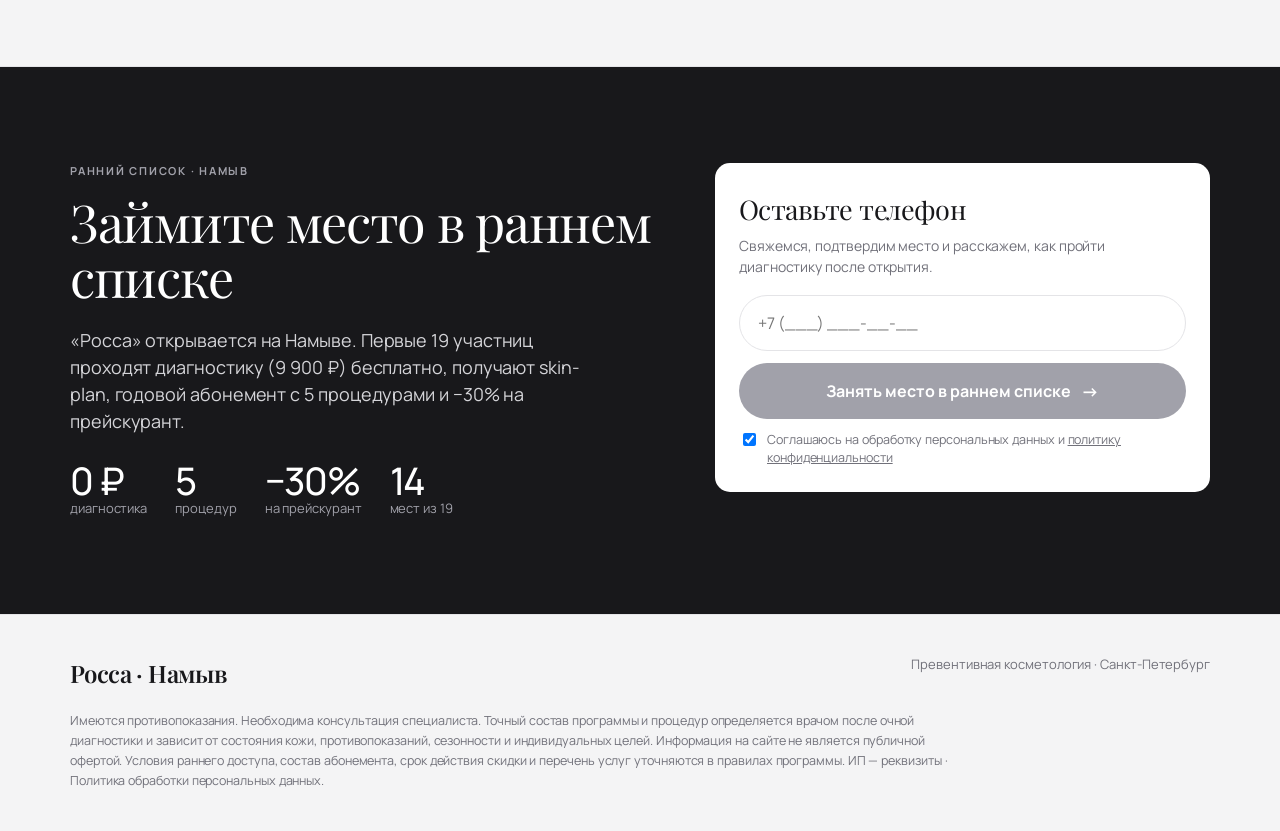
<file: rossa-namyv.html>
<!DOCTYPE html>
<html lang="ru">
<head>
<meta charset="UTF-8" />
<meta name="viewport" content="width=device-width, initial-scale=1.0" />
<title>Росса · превентивная косметология на Намыве — ранний список</title>
<meta name="description" content="Первая превентивная косметология «Росса» открывается на Намыве. Диагностика и персональный план ухода от врача. Первым 19 участницам — бесплатно." />
<link rel="preconnect" href="https://fonts.googleapis.com" />
<link rel="preconnect" href="https://fonts.gstatic.com" crossorigin />
<link href="https://fonts.googleapis.com/css2?family=Manrope:wght@300;400;500;600;700&family=Playfair+Display:ital,wght@0,400;0,500;1,400&display=swap" rel="stylesheet" />
<style>
  :root{
    --base:#fff; --base-deep:#f4f4f5; --sand:#fff;
    --green:#18181b; --green-2:#000; --green-soft:#71717a;
    --ink:#18181b; --ink-soft:#71717a; --line:#e4e4e7;
    --gold:#fc5f2b; --white:#fff; --ash:#a1a1aa;
    --coral:#fc5f2b; --carbon:#18181b; --fog:#f4f4f5;
  }
  *{box-sizing:border-box}
  html{scroll-behavior:smooth}
  body{margin:0;background:var(--base);color:var(--ink);font-family:'Manrope',sans-serif;
    font-size:15px;line-height:1.5;letter-spacing:-.005em;-webkit-font-smoothing:antialiased}
  h1,h2,h3,.display{font-family:'Playfair Display',serif;font-weight:400;letter-spacing:-.025em;margin:0}
  p{margin:0}
  .wrap{max-width:1200px;margin:0 auto;padding:0 30px}
  .eyebrow{font-weight:700;font-size:11px;line-height:1.5;letter-spacing:.16em;text-transform:uppercase;color:var(--green-soft)}
  .num{font-family:'Manrope';font-weight:500;color:var(--green);line-height:1;letter-spacing:-.035em}
  .strike{position:relative;color:var(--ink-soft)}
  .strike::after{content:"";position:absolute;left:-2px;right:-2px;top:52%;height:2px;background:var(--coral)}
  a{color:inherit}
  section{border-bottom:1px solid var(--line)}
  .sec{padding:96px 0}
  .sec.alt{background:var(--base-deep)}
  .h2{font-size:clamp(38px,4.5vw,56px);line-height:1.03;letter-spacing:-.025em}
  .h2wrap{margin-bottom:46px;max-width:780px}
  .sub{font-size:17px;line-height:1.5;color:var(--ink-soft);margin-top:20px;max-width:680px}
  .reveal{opacity:0;transform:translateY(18px);transition:opacity .7s ease,transform .7s ease}
  .reveal.in{opacity:1;transform:none}
  @media (prefers-reduced-motion:reduce){.reveal{opacity:1;transform:none;transition:none}}
  .btn{display:inline-flex;align-items:center;justify-content:center;gap:10px;background:var(--coral);
    color:var(--white);border:none;cursor:pointer;font-family:'Manrope';font-weight:700;font-size:16px;
    padding:16px 28px;border-radius:9999px;transition:background .25s,transform .15s;width:100%;text-align:center}
  .btn::after{content:"→";font-size:18px}
  .btn:hover{background:#e94e1b}
  .btn:active{transform:translateY(1px)}
  .btn:disabled{background:var(--ash);cursor:not-allowed}
  .btn:focus-visible{outline:3px solid var(--coral);outline-offset:3px}
  .field{width:100%;padding:16px 18px;font-size:16px;border:1px solid var(--line);background:var(--white);
    border-radius:9999px;color:var(--ink);letter-spacing:-.005em;font-family:inherit}
  .field:focus{outline:none;border-color:var(--carbon)}
  .chip{border:1.5px solid var(--line);background:transparent;color:var(--ink-soft);padding:9px 15px;
    border-radius:9999px;font-size:13px;font-weight:500;cursor:pointer;transition:all .2s;font-family:inherit}
  .chip.on{border-color:var(--carbon);background:var(--carbon);color:var(--white)}
  .sticky-cta{position:fixed;left:0;right:0;bottom:0;z-index:50;padding:12px 16px;
    background:rgba(255,255,255,.94);backdrop-filter:blur(8px);border-top:1px solid var(--line);
    transform:translateY(120%);transition:transform .3s}
  .sticky-cta.show{transform:none}
  @media(min-width:900px){.sticky-cta{display:none}}

  .hero{position:relative;min-height:940px;padding:22px 0 62px;color:#fff;overflow:hidden;
    background:linear-gradient(90deg,rgba(6,12,15,.97) 0%,rgba(8,17,20,.91) 44%,rgba(5,14,17,.18) 76%,rgba(5,14,17,.1) 100%),
    url('assets/rossa-owner.jpg') 78% 21%/auto 112% no-repeat,#0b1619}
  .hero::after{content:"";position:absolute;inset:auto 0 0;height:240px;background:linear-gradient(transparent,rgba(0,0,0,.42));pointer-events:none}
  .floating-nav{position:relative;z-index:3;max-width:1160px;margin:0 auto 92px;padding:11px 13px 11px 20px;
    display:flex;align-items:center;justify-content:space-between;gap:24px;background:rgba(24,24,27,.94);
    border-radius:15px;color:#fff;box-shadow:0 2px 2px rgba(0,0,0,.05)}
  .nav-logo{font-family:'Playfair Display';font-size:23px;letter-spacing:.18em;padding-left:.18em}
  .nav-logo{text-decoration:none;color:#fff}
  .nav-links{display:flex;align-items:center;gap:26px}
  .nav-links a{font-size:13px;color:rgba(255,255,255,.62);text-decoration:none}
  .nav-cta{background:var(--coral);border-radius:9999px;padding:10px 17px;color:#fff;text-decoration:none;font-size:13px;font-weight:700}
  .hero-shell{position:relative;z-index:2;display:grid;grid-template-columns:minmax(0,1.1fr) 390px;gap:60px;align-items:end}
  .hero-copy{padding:26px 0 20px}
  .hero .eyebrow{color:rgba(255,255,255,.62)}
  .hero h1{font-size:clamp(54px,6.1vw,76px);line-height:.98;max-width:760px;margin:22px 0 24px;color:#fff}
  .hero h1 em{font-style:italic;color:#fff}
  .hero-sub{font-size:17px;line-height:1.45;color:rgba(255,255,255,.72);max-width:570px;margin-bottom:34px}
  .offer-card{background:linear-gradient(120deg,#fc5f2b 0%,#ff8b64 72%,#fff 145%);border-radius:15px;padding:25px 27px;margin-bottom:20px;color:#fff;max-width:560px}
  .offer-label{margin-bottom:22px}
  .offer-grid{display:grid;grid-template-columns:1fr 1fr;gap:24px 48px}
  .offer-item small{display:block;font-size:11px;color:rgba(255,255,255,.7);margin-bottom:6px;text-transform:uppercase;letter-spacing:.08em}
  .offer-value{font-size:17px;font-weight:600}
  .offer-value .num{font-size:28px;vertical-align:-2px;color:#fff}
  .offer-card .strike{color:rgba(255,255,255,.72)}
  .offer-card .strike::after{background:#fff}
  .hero-status{display:grid;grid-template-columns:1fr 1fr;gap:11px}
  .status-card{background:rgba(24,24,27,.78);border:1px solid rgba(255,255,255,.14);border-radius:5px;padding:15px 17px;backdrop-filter:blur(10px)}
  .status-label{font-size:11px;letter-spacing:.06em;text-transform:uppercase;color:rgba(255,255,255,.48);margin-bottom:7px}
  .status-value{font-family:'Manrope';font-size:25px;font-weight:500;color:#fff;line-height:1}
  .status-value small{font-family:'Manrope';font-size:11px;font-weight:400;color:rgba(255,255,255,.5)}
  .hero-form{background:#fff;color:var(--carbon);border-radius:15px;padding:25px 24px;box-shadow:0 2px 2px rgba(0,0,0,.05)}
  .hero-form::before{content:"Занять место";display:block;font-family:'Playfair Display';font-size:30px;line-height:1.1;letter-spacing:-.02em;margin-bottom:18px}
  .hero-form .field{height:56px;margin-bottom:17px;background:#fff}
  .hero-form .form-prompt{font-size:12px;color:var(--zinc,#71717a);margin:0 0 10px}
  .hero-form .chips{display:flex;flex-wrap:wrap;gap:8px;margin-bottom:18px}
  .hero-form .chip{background:#fff;border-width:1px;font-weight:400;padding:7px 11px}
  .hero-form .chip.on{background:var(--carbon);color:#fff;border-color:var(--carbon)}
  .hero-form .consent{display:flex;gap:10px;align-items:flex-start;font-size:11px;color:var(--zinc-gray,#71717a);line-height:1.45;cursor:pointer;margin:0 0 18px}
  .hero-form .consent input{width:19px;height:19px;margin:1px 0 0;flex:0 0 auto}
  .hero-form .btn{display:flex}
  .hero-form .form-note{text-align:center;font-size:11px;color:var(--ash);margin-top:13px}
  .note{font-size:12px;color:var(--ink-soft);font-weight:400}

  .grid-cards{display:grid;grid-template-columns:repeat(auto-fit,minmax(220px,1fr));gap:11px}
  .fcard{background:var(--white);border:1px solid var(--line);border-radius:15px;padding:25px 23px;box-shadow:0 2px 2px rgba(0,0,0,.05)}

  .cmp{display:grid;grid-template-columns:1fr;border:1px solid var(--line);border-radius:15px;overflow:hidden}
  .cmp-head{display:none;padding:14px 18px;font-weight:700;font-size:14px;letter-spacing:.04em;text-transform:uppercase}
  .cmp-tag{display:inline-block;font-size:11px;font-weight:700;letter-spacing:.1em;text-transform:uppercase;color:var(--green-soft);margin-right:10px}
  .cmp-cell{padding:18px 20px;font-size:15px;border-bottom:1px solid var(--line)}
  .cmp-a{background:var(--white)}
  .cmp-b{background:transparent;font-weight:600}
  @media(min-width:760px){
    .cmp{grid-template-columns:1fr 1fr}
    .cmp-head{display:block;background:var(--base-deep);border-bottom:1px solid var(--line)}
    .cmp-head.cmp-b{background:var(--carbon);color:var(--white)}
    .cmp-tag{display:none}
    .cmp-cell.cmp-b{border-left:1px solid var(--line)}
  }
  .dodont{display:grid;grid-template-columns:1fr;gap:18px}
  .author-grid{display:grid;grid-template-columns:1fr;gap:34px}
  .author-photo{min-height:560px;border-radius:15px;background:url('assets/rossa-owner.jpg') center 14%/cover no-repeat}
  .final{padding:96px 0;background:var(--carbon);color:var(--white)}
  .final-grid{display:grid;grid-template-columns:1fr;gap:40px}
  @media(min-width:900px){
    .author-grid{grid-template-columns:.8fr 1.2fr;align-items:center}
    .dodont{grid-template-columns:1fr 1fr}
    .final-grid{grid-template-columns:1.1fr .9fr;align-items:start}
  }
  .faq-q{width:100%;background:none;border:none;cursor:pointer;text-align:left;padding:20px 0;
    display:flex;justify-content:space-between;gap:16px;align-items:center;font-family:inherit}
  .faq-q span:first-child{font-size:clamp(22px,2.6vw,32px);font-weight:400;font-family:'Playfair Display';letter-spacing:-.02em}
  .faq-plus{font-family:'Manrope';font-size:22px;color:var(--carbon);transition:transform .25s}
  .faq-item.open .faq-plus{transform:rotate(45deg)}
  .faq-a{max-height:0;overflow:hidden;transition:max-height .3s ease}
  .faq-a p{font-size:15px;color:var(--ink-soft);max-width:720px;padding-bottom:22px}
  footer{background:var(--fog)!important}
  @media(max-width:900px){
    .hero{min-height:auto;background-position:72% 10%;background-size:auto 100%}
    .floating-nav{margin:0 18px 54px}
    .nav-links{display:none}
    .hero-shell{grid-template-columns:1fr;gap:30px}
    .hero-copy{max-width:720px}
    .hero-form{max-width:520px}
  }
  @media(max-width:640px){
    body{font-size:16px}
    .wrap{padding:0 18px}
    .hero{padding:14px 0 42px;background:linear-gradient(180deg,rgba(5,12,15,.72),rgba(5,12,15,.97) 53%),url('assets/rossa-owner.jpg') 57% 3%/auto 57% no-repeat,#0b1619}
    .floating-nav{margin:0 12px 210px;padding:9px 9px 9px 15px}
    .nav-logo{font-size:18px}
    .nav-cta{font-size:11px;padding:9px 13px}
    .hero h1{font-size:45px;margin:16px 0 20px}
    .hero-sub{font-size:15px}
    .offer-card{padding:22px 19px}
    .offer-grid{grid-template-columns:1fr;gap:18px}
    .hero-status{grid-template-columns:1fr}
    .hero-form{padding:22px 18px}
    .sec,.final{padding:68px 0}
    .h2{font-size:38px}
    .author-photo{min-height:460px}
  }
</style>
</head>
<body>

<!-- HERO -->
<header class="hero" id="top">
  <nav class="floating-nav" aria-label="Основная навигация">
    <a class="nav-logo" href="#top">ROSSA</a>
    <div class="nav-links">
      <a href="#offer">Условия</a>
      <a href="#map">Диагностика</a>
      <a href="#author">О клинике</a>
      <a href="#faq">Вопросы</a>
    </div>
    <a class="nav-cta to-top" href="#top">Ранний список →</a>
  </nav>
  <div class="wrap hero-shell">
    <div class="hero-copy">
      <div class="eyebrow reveal">Превентивная косметология · Санкт-Петербург</div>
      <h1 class="reveal">Первая превентивная косметология «Росса» открывается <em>на Намыве</em></h1>
      <p class="hero-sub reveal">Диагностика кожи и персональный план ухода от врача. Не разовая процедура, а система, где каждый шаг имеет смысл.</p>

      <div class="offer-card reveal">
        <div class="eyebrow offer-label">Для первых 19 участниц</div>
        <div class="offer-grid">
          <div class="offer-item"><small>Стартовая диагностика</small><div class="offer-value"><span class="strike">9 900 ₽</span>&nbsp; <span class="num">0 ₽</span></div></div>
          <div class="offer-item"><small>Скидка на прейскурант</small><div class="offer-value"><span class="num">−30%</span></div></div>
          <div class="offer-item"><small>Годовой абонемент</small><div class="offer-value">5 процедур по сезону</div></div>
          <div class="offer-item"><small>Запись</small><div class="offer-value">Приоритетная, без ожидания</div></div>
        </div>
      </div>

      <div class="hero-status reveal">
        <div class="status-card"><div class="status-label">Осталось мест</div><div class="status-value">14 <small>из 19</small></div></div>
        <div class="status-card"><div class="status-label">Предложение истекает</div><div class="status-value" id="timer">20:46</div></div>
      </div>
    </div>

    <form class="lead-form hero-form reveal" data-form onsubmit="return false">
      <div class="form-fields">
        <input id="phone-hero" class="field phone-input" inputmode="tel" autocomplete="tel" placeholder="+7 (___) ___-__-__" aria-label="Телефон" />
        <p class="form-prompt">Что было бы полезно узнать? <span>(не обязательно)</span></p>
        <div class="chips">
          <button type="button" class="chip on" data-chip>Примеры результатов</button>
          <button type="button" class="chip on" data-chip>Цены заранее</button>
          <button type="button" class="chip" data-chip>Отзывы пациентов</button>
          <button type="button" class="chip" data-chip>График работы</button>
          <button type="button" class="chip" data-chip>Онлайн-консультация</button>
          <button type="button" class="chip" data-chip>Подробнее о процедурах</button>
        </div>
        <label class="consent">
          <input type="checkbox" class="agree" />
          <span>Я соглашаюсь на обработку персональных данных согласно <a href="#" style="text-decoration:underline">политике конфиденциальности</a></span>
        </label>
        <button class="btn submit-btn" disabled>Занять место в раннем списке</button>
        <p class="form-note">Без предоплаты · Без спама · Звонок в течение 24 часов</p>
      </div>
      <div class="form-done" style="display:none;text-align:center;padding:24px 0">
        <div class="num" style="font-size:46px;margin-bottom:6px">№6</div>
        <p style="font-weight:700;font-size:19px;margin-bottom:6px">Вы в раннем списке на Намыве</p>
        <p style="color:var(--ink-soft);font-size:15px">Свяжемся, чтобы подтвердить место и рассказать о диагностике после открытия.</p>
      </div>
    </form>
  </div>
</header>

<!-- 2 ЧТО ВХОДИТ -->
<section class="sec" id="offer"><div class="wrap reveal">
  <div class="h2wrap"><div class="eyebrow" style="margin-bottom:14px">Ранний доступ</div><h2 class="h2">Что получают первые 19 участниц</h2></div>
  <div style="border:1px solid var(--line);border-radius:15px;overflow:hidden">
    <div style="display:grid;grid-template-columns:34px 1fr auto;gap:18px;align-items:start;padding:20px 22px;border-bottom:1px solid var(--line);">
      <div class="num" style="font-size:22px">1</div>
      <div><div style="font-weight:700;font-size:17px">Расширенная диагностика</div><div style="font-size:14.5px;color:var(--ink-soft);margin-top:3px">После открытия — 9 900 ₽. Многофакторная карта кожи, а не быстрый осмотр.</div></div>
      <div class="num" style="font-size:21px;white-space:nowrap">0 ₽</div>
    </div><div style="display:grid;grid-template-columns:34px 1fr auto;gap:18px;align-items:start;padding:20px 22px;background:var(--white);border-bottom:1px solid var(--line);">
      <div class="num" style="font-size:22px">2</div>
      <div><div style="font-weight:700;font-size:17px">Персональный skin-plan</div><div style="font-size:14.5px;color:var(--ink-soft);margin-top:3px">Что делать сейчас, что отложить, а что вам не нужно.</div></div>
      <div class="num" style="font-size:21px;white-space:nowrap">0 ₽</div>
    </div><div style="display:grid;grid-template-columns:34px 1fr auto;gap:18px;align-items:start;padding:20px 22px;border-bottom:1px solid var(--line);">
      <div class="num" style="font-size:22px">3</div>
      <div><div style="font-weight:700;font-size:17px">Годовой абонемент</div><div style="font-size:14.5px;color:var(--ink-soft);margin-top:3px">Состав подбирает врач по результатам диагностики — он индивидуальный.</div></div>
      <div class="num" style="font-size:21px;white-space:nowrap">5 процедур</div>
    </div><div style="display:grid;grid-template-columns:34px 1fr auto;gap:18px;align-items:start;padding:20px 22px;background:var(--white);border-bottom:1px solid var(--line);">
      <div class="num" style="font-size:22px">4</div>
      <div><div style="font-weight:700;font-size:17px">Скидка на прейскурант</div><div style="font-size:14.5px;color:var(--ink-soft);margin-top:3px">На услуги сверх абонемента, по показаниям и в рамках плана.</div></div>
      <div class="num" style="font-size:21px;white-space:nowrap">−30%</div>
    </div><div style="display:grid;grid-template-columns:34px 1fr auto;gap:18px;align-items:start;padding:20px 22px;">
      <div class="num" style="font-size:22px">5</div>
      <div><div style="font-weight:700;font-size:17px">Приоритетная запись</div><div style="font-size:14.5px;color:var(--ink-soft);margin-top:3px">Выбираете первые даты после открытия раньше остальных.</div></div>
      <div class="num" style="font-size:21px;white-space:nowrap">первой</div>
    </div>
  </div>
  <div style="background:var(--green);color:var(--white);border-radius:15px;padding:22px 24px;margin-top:18px;display:flex;flex-wrap:wrap;gap:8px 16px;align-items:baseline;justify-content:space-between">
    <span style="font-size:17px;font-weight:600;max-width:560px">Только диагностика и план — это 9 900 ₽. Для первых 19 — бесплатно. Плюс год ухода на ранних условиях.</span>
    <a href="#top" class="to-top" style="font-weight:700;font-size:15px;text-decoration:underline;white-space:nowrap">Занять место →</a>
  </div>
</div></section>

<!-- 3 ДЛЯ КОГО -->
<section class="sec alt" id="forwho"><div class="wrap reveal">
  <div class="h2wrap"><div class="eyebrow" style="margin-bottom:14px">Для кого</div><h2 class="h2">Если хотите ухаживать за кожей системно, а не хаотично</h2>
    <p class="sub">Обычно к косметологу приходят случайно: перед отпуском, после стресса, по совету подруги. Уход превращается в набор разрозненных решений и вопрос «мне это правда нужно или сейчас что-то продают?». «Росса» начинается не с процедуры, а с диагностики и понятного плана.</p></div>
  <ul style="list-style:none;padding:0;margin:0;max-width:720px">
    <li style="display:flex;gap:16px;padding:15px 0;border-bottom:1px solid var(--line);font-size:17.5px"><span style="color:var(--coral);font-size:20px;font-weight:600;line-height:1">✓</span><span>понять, что нужно коже именно сейчас, а не по совету из рекламы</span></li><li style="display:flex;gap:16px;padding:15px 0;border-bottom:1px solid var(--line);font-size:17.5px"><span style="color:var(--coral);font-size:20px;font-weight:600;line-height:1">✓</span><span>перестать тратить деньги на случайные процедуры и баночки</span></li><li style="display:flex;gap:16px;padding:15px 0;border-bottom:1px solid var(--line);font-size:17.5px"><span style="color:var(--coral);font-size:20px;font-weight:600;line-height:1">✓</span><span>выглядеть свежее без эффекта «сделанного лица»</span></li><li style="display:flex;gap:16px;padding:15px 0;border-bottom:1px solid var(--line);font-size:17.5px"><span style="color:var(--coral);font-size:20px;font-weight:600;line-height:1">✓</span><span>заранее знать график визитов и примерный бюджет</span></li><li style="display:flex;gap:16px;padding:15px 0;font-size:17.5px"><span style="color:var(--coral);font-size:20px;font-weight:600;line-height:1">✓</span><span>ухаживать за кожей рядом с домом, на Намыве</span></li>
  </ul>
</div></section>

<!-- 4 СРАВНЕНИЕ -->
<section class="sec" id="compare"><div class="wrap reveal">
  <div class="h2wrap"><div class="eyebrow" style="margin-bottom:14px">В чём разница</div><h2 class="h2">Обычная косметология или превентивная «Росса»</h2></div>
  <div class="cmp">
    <div class="cmp-head cmp-a">Обычная косметология</div>
    <div class="cmp-head cmp-b">Превентивная «Росса»</div>
    <div class="cmp-cell cmp-a"><span class="cmp-tag">Было</span>Начинается с «что хотите сделать?»</div><div class="cmp-cell cmp-b"><span class="cmp-tag">Стало</span>Начинается с диагностики кожи и образа жизни</div><div class="cmp-cell cmp-a"><span class="cmp-tag">Было</span>Фокус — отдельная процедура</div><div class="cmp-cell cmp-b"><span class="cmp-tag">Стало</span>Фокус — персональный план ухода на год</div><div class="cmp-cell cmp-a"><span class="cmp-tag">Было</span>Можно купить то, что сейчас не нужно</div><div class="cmp-cell cmp-b"><span class="cmp-tag">Стало</span>Врач говорит, что делать, а что отложить</div><div class="cmp-cell cmp-a"><span class="cmp-tag">Было</span>Платите за каждую процедуру отдельно</div><div class="cmp-cell cmp-b"><span class="cmp-tag">Стало</span>5 процедур входят в годовой абонемент</div><div class="cmp-cell cmp-a"><span class="cmp-tag">Было</span>Скидки привязаны к разовым акциям</div><div class="cmp-cell cmp-b"><span class="cmp-tag">Стало</span>−30% на весь прейскурант для ранних участниц</div><div class="cmp-cell cmp-a"><span class="cmp-tag">Было</span>Цель — «красивый результат»</div><div class="cmp-cell cmp-b"><span class="cmp-tag">Стало</span>Цель — естественный результат без перегруза</div>
  </div>
  <p style="font-size:19px;margin-top:26px;max-width:620px"><span style="font-family:'Playfair Display';font-size:25px;font-weight:400;letter-spacing:-.02em">Обычная косметология продаёт процедуру. «Росса» строит систему ухода.</span></p>
</div></section>

<!-- 5 КАРТА -->
<section class="sec alt" id="map"><div class="wrap reveal">
  <div class="h2wrap"><div class="eyebrow" style="margin-bottom:14px">Как это работает</div><h2 class="h2">Персональный план по 40+ факторам</h2>
    <p class="sub">Кожа меняется под влиянием сезона, сна, стресса, питания, солнца и домашнего ухода. Поэтому диагностика в «Россе» — это многофакторная карта, а не оценка по одному фото.</p></div>
  <div class="grid-cards">
    <div class="fcard"><div class="num" style="font-size:40px;margin-bottom:8px">до 12</div><div style="font-weight:700;font-size:16px;margin-bottom:8px">визуальных параметров кожи</div><div style="font-size:14px;color:var(--ink-soft);line-height:1.5">тон, текстура, поры, пигментация, рельеф, обезвоженность</div></div><div class="fcard"><div class="num" style="font-size:40px;margin-bottom:8px">до 16</div><div style="font-weight:700;font-size:16px;margin-bottom:8px">профилей кожи</div><div style="font-size:14px;color:var(--ink-soft);line-height:1.5">сухая или жирная, чувствительная или устойчивая, реактивность, плотность</div></div><div class="fcard"><div class="num" style="font-size:40px;margin-bottom:8px">20+</div><div style="font-weight:700;font-size:16px;margin-bottom:8px">факторов образа жизни</div><div style="font-size:14px;color:var(--ink-soft);line-height:1.5">сон, стресс, питание, SPF, активы, цикл, прошлые процедуры</div></div><div class="fcard"><div class="num" style="font-size:40px;margin-bottom:8px">4</div><div style="font-weight:700;font-size:16px;margin-bottom:8px">сезонных сценария</div><div style="font-size:14px;color:var(--ink-soft);line-height:1.5">зима, весна, лето и осень требуют разной логики ухода</div></div>
  </div>
  <p style="font-size:15px;color:var(--ink-soft);margin-top:22px;max-width:680px;padding-left:18px;border-left:2px solid var(--green-soft)">AI помогает врачу заметить детали и отслеживать динамику между визитами. Но итоговый план всегда формирует врач-косметолог.</p>
</div></section>

<!-- 6 АВТОР -->
<section class="sec" id="author"><div class="wrap reveal">
  <div class="author-grid">
    <div class="author-photo" role="img" aria-label="Алёна, врач и автор клиники Росса"></div>
    <div>
      <div class="h2wrap"><div class="eyebrow" style="margin-bottom:14px">Автор клиники</div><h2 class="h2">«Россу» создала врач</h2></div>
      <p style="font-size:18px">Автор проекта — <strong>Алёна, врач-гинеколог</strong>. Идея клиники выросла из врачебного взгляда: кожа не существует отдельно от возраста, гормонов, стресса, сна, цикла и образа жизни.</p>
      <p style="font-size:18px;color:var(--ink-soft);margin-top:16px">Поэтому в основе «Россы» — не случайные процедуры, а превентивный подход: сначала диагностика, потом план, потом регулярное сопровождение. Цель — не изменить лицо до неузнаваемости, а помочь выглядеть свежо и естественно, понимая, что происходит с кожей.</p>
      <div style="display:flex;gap:24px;flex-wrap:wrap;margin-top:18px">
        <div style="font-size:14.5px;font-weight:600;color:var(--green-soft)">— Без давления на возраст</div><div style="font-size:14.5px;font-weight:600;color:var(--green-soft)">— Без обещаний одинакового результата всем</div><div style="font-size:14.5px;font-weight:600;color:var(--green-soft)">— Без эффекта «сделанного лица»</div>
      </div>
      <div style="background:var(--carbon);color:#fff;border-radius:15px;padding:30px 28px;margin-top:32px">
        <div class="display" style="font-size:clamp(36px,4.8vw,58px);line-height:.98;color:#fff">«Сначала понять,<br/>потом лечить»</div>
        <div style="font-size:12px;color:rgba(255,255,255,.55);margin-top:18px;text-transform:uppercase;letter-spacing:.12em">Главный принцип «Россы»</div>
      </div>
    </div>
  </div>
</div></section>

<!-- 7 ЧТО НЕ ДЕЛАЕМ -->
<section class="sec alt" id="notdo"><div class="wrap reveal">
  <div class="h2wrap"><div class="eyebrow" style="margin-bottom:14px">Честно</div><h2 class="h2">Без перегруза, давления и процедур «на всякий случай»</h2>
    <p class="sub">Главный страх — прийти «просто узнать», а выйти с навязанным курсом. В «Россе» иначе.</p></div>
  <div class="dodont">
    <div style="background:var(--white);border:1px solid var(--line);border-radius:15px;padding:24px">
      <div class="eyebrow" style="color:var(--ink-soft);margin-bottom:16px">Мы не</div>
      <div style="display:flex;gap:12px;padding:9px 0;font-size:16px;color:var(--ink-soft)"><span style="color:var(--ash)">✕</span>продаём процедуры без диагностики</div><div style="display:flex;gap:12px;padding:9px 0;font-size:16px;color:var(--ink-soft)"><span style="color:var(--ash)">✕</span>обещаем одинаковый результат всем</div><div style="display:flex;gap:12px;padding:9px 0;font-size:16px;color:var(--ink-soft)"><span style="color:var(--ash)">✕</span>строим уход на страхе возраста</div><div style="display:flex;gap:12px;padding:9px 0;font-size:16px;color:var(--ink-soft)"><span style="color:var(--ash)">✕</span>перегружаем лицо ради видимых изменений</div><div style="display:flex;gap:12px;padding:9px 0;font-size:16px;color:var(--ink-soft)"><span style="color:var(--ash)">✕</span>заменяем врача AI-диагностикой</div>
    </div>
    <div style="background:var(--green);color:var(--white);border-radius:15px;padding:24px">
      <div class="eyebrow" style="color:var(--ash);margin-bottom:16px">Мы</div>
      <div style="display:flex;gap:12px;padding:9px 0;font-size:16px"><span style="color:var(--ash)">—</span>оцениваем состояние кожи</div><div style="display:flex;gap:12px;padding:9px 0;font-size:16px"><span style="color:var(--ash)">—</span>объясняем, что происходит и почему</div><div style="display:flex;gap:12px;padding:9px 0;font-size:16px"><span style="color:var(--ash)">—</span>собираем персональный план</div><div style="display:flex;gap:12px;padding:9px 0;font-size:16px"><span style="color:var(--ash)">—</span>отдельно говорим, что делать не нужно</div><div style="display:flex;gap:12px;padding:9px 0;font-size:16px"><span style="color:var(--ash)">—</span>ведём к естественному результату</div>
    </div>
  </div>
</div></section>

<!-- 8 ПУТЬ -->
<section class="sec" id="journey"><div class="wrap reveal">
  <div class="h2wrap"><div class="eyebrow" style="margin-bottom:14px">После заявки</div><h2 class="h2">Что будет дальше</h2></div>
  <div>
    <div style="display:grid;grid-template-columns:56px 1fr;gap:18px;padding:20px 0;border-top:1px solid var(--line);">
      <div class="num" style="font-size:34px">01</div>
      <div><div style="font-weight:700;font-size:18px">Оставляете телефон</div><div style="font-size:15.5px;color:var(--ink-soft);margin-top:3px">Занимаете место в раннем списке на Намыве и фиксируете право на бесплатную диагностику.</div></div>
    </div><div style="display:grid;grid-template-columns:56px 1fr;gap:18px;padding:20px 0;border-top:1px solid var(--line);">
      <div class="num" style="font-size:34px">02</div>
      <div><div style="font-weight:700;font-size:18px">Подтверждаем место</div><div style="font-size:15.5px;color:var(--ink-soft);margin-top:3px">Администратор связывается, уточняет удобный способ связи.</div></div>
    </div><div style="display:grid;grid-template-columns:56px 1fr;gap:18px;padding:20px 0;border-top:1px solid var(--line);">
      <div class="num" style="font-size:34px">03</div>
      <div><div style="font-weight:700;font-size:18px">Выбираете дату</div><div style="font-size:15.5px;color:var(--ink-soft);margin-top:3px">После открытия — приоритетная запись на первые даты.</div></div>
    </div><div style="display:grid;grid-template-columns:56px 1fr;gap:18px;padding:20px 0;border-top:1px solid var(--line);">
      <div class="num" style="font-size:34px">04</div>
      <div><div style="font-weight:700;font-size:18px">Врач проводит диагностику</div><div style="font-size:15.5px;color:var(--ink-soft);margin-top:3px">Оценивает кожу, образ жизни, сезонность и собирает skin-plan.</div></div>
    </div><div style="display:grid;grid-template-columns:56px 1fr;gap:18px;padding:20px 0;border-top:1px solid var(--line);border-bottom:1px solid var(--line);">
      <div class="num" style="font-size:34px">05</div>
      <div><div style="font-weight:700;font-size:18px">Решаете, продолжать ли</div><div style="font-size:15.5px;color:var(--ink-soft);margin-top:3px">Врач подбирает 5 процедур абонемента. Дальше — ваше решение.</div></div>
    </div>
  </div>
</div></section>

<!-- 9 FAQ -->
<section class="sec alt" id="faq"><div class="wrap reveal">
  <div class="h2wrap"><div class="eyebrow" style="margin-bottom:14px">Вопросы</div><h2 class="h2">Прежде чем оставить заявку</h2></div>
  <div>
    <div class="faq-item" style="border-bottom:1px solid var(--line)">
      <button class="faq-q" aria-expanded="false"><span>Это точно бесплатно?</span><span class="faq-plus">+</span></button>
      <div class="faq-a"><p>Для первых 19 участниц раннего списка расширенная диагностика и персональный skin-plan после открытия — бесплатно. После открытия программа диагностики стоит 9 900 ₽.</p></div>
    </div><div class="faq-item" style="border-bottom:1px solid var(--line)">
      <button class="faq-q" aria-expanded="false"><span>Я обязана потом покупать абонемент?</span><span class="faq-plus">+</span></button>
      <div class="faq-a"><p>Нет. Сейчас вы не покупаете процедуру. Вы занимаете место, проходите диагностику после открытия, получаете план и узнаёте персональные условия.</p></div>
    </div><div class="faq-item" style="border-bottom:1px solid var(--line)">
      <button class="faq-q" aria-expanded="false"><span>Что входит в годовой абонемент?</span><span class="faq-plus">+</span></button>
      <div class="faq-a"><p>5 процедур, подобранных врачом по результатам диагностики, и скидка 30% на весь прейскурант «Россы».</p></div>
    </div><div class="faq-item" style="border-bottom:1px solid var(--line)">
      <button class="faq-q" aria-expanded="false"><span>Эти 5 процедур одинаковые для всех?</span><span class="faq-plus">+</span></button>
      <div class="faq-a"><p>Нет. Состав определяется после диагностики и зависит от состояния кожи, сезонности, противопоказаний и целей.</p></div>
    </div><div class="faq-item" style="border-bottom:1px solid var(--line)">
      <button class="faq-q" aria-expanded="false"><span>Будут ли аппаратные или инъекционные процедуры?</span><span class="faq-plus">+</span></button>
      <div class="faq-a"><p>Да, если они подходят по результатам диагностики. «Росса» создаётся как врачебная косметология с уходовыми, аппаратными и инъекционными направлениями — но начинается всё с диагностики, а не с продажи процедуры.</p></div>
    </div><div class="faq-item" style="border-bottom:1px solid var(--line)">
      <button class="faq-q" aria-expanded="false"><span>Почему диагностика стоит 9 900 ₽?</span><span class="faq-plus">+</span></button>
      <div class="faq-a"><p>Это не быстрый осмотр. Врач собирает многофакторную карту: состояние и профиль кожи, домашний уход, сезон, образ жизни, прошлые процедуры и динамику изменений.</p></div>
    </div><div class="faq-item" style="border-bottom:1px solid var(--line)">
      <button class="faq-q" aria-expanded="false"><span>AI будет назначать мне процедуры?</span><span class="faq-plus">+</span></button>
      <div class="faq-a"><p>Нет. AI помогает врачу видеть детали и отслеживать динамику, но не принимает медицинских решений. Итоговый план всегда формирует врач-косметолог.</p></div>
    </div><div class="faq-item" style="border-bottom:1px solid var(--line)">
      <button class="faq-q" aria-expanded="false"><span>Почему только 19 мест?</span><span class="faq-plus">+</span></button>
      <div class="faq-a"><p>Чтобы первые участницы получили приоритетную запись, полноценную диагностику и внимательную работу с планом после открытия.</p></div>
    </div>
  </div>
</div></section>

<!-- 10 ФИНАЛ -->
<section class="final" id="final"><div class="wrap reveal">
  <div class="final-grid">
    <div>
      <div class="eyebrow" style="color:var(--ash);margin-bottom:16px">Ранний список · Намыв</div>
      <h2 style="font-size:clamp(32px,5vw,52px);line-height:1.05;margin-bottom:22px">Займите место в раннем списке</h2>
      <p style="font-size:18px;color:#d4d4d8;max-width:520px;margin-bottom:26px">«Росса» открывается на Намыве. Первые 19 участниц проходят диагностику (9 900 ₽) бесплатно, получают skin-plan, годовой абонемент с 5 процедурами и −30% на прейскурант.</p>
      <div style="display:flex;gap:28px;flex-wrap:wrap">
        <div><div class="num" style="font-size:38px;color:#fff">0 ₽</div><div style="font-size:13px;color:var(--ash)">диагностика</div></div>
        <div><div class="num" style="font-size:38px;color:#fff">5</div><div style="font-size:13px;color:var(--ash)">процедур</div></div>
        <div><div class="num" style="font-size:38px;color:#fff">−30%</div><div style="font-size:13px;color:var(--ash)">на прейскурант</div></div>
        <div><div class="num" style="font-size:38px;color:#fff">14</div><div style="font-size:13px;color:var(--ash)">мест из 19</div></div>
      </div>
    </div>
    <div style="background:var(--white);color:var(--ink);border-radius:15px;padding:26px 24px;align-self:start">
      <div style="font-family:'Playfair Display';font-weight:400;font-size:27px;letter-spacing:-.02em;margin-bottom:6px">Оставьте телефон</div>
      <p style="font-size:14px;color:var(--ink-soft);margin-bottom:18px">Свяжемся, подтвердим место и расскажем, как пройти диагностику после открытия.</p>
      <form class="lead-form" data-form onsubmit="return false">
    <div class="form-fields">
    
    <input id="phone-final" class="field phone-input" inputmode="tel" placeholder="+7 (___) ___-__-__" aria-label="Телефон" style="margin-bottom:12px"/>
    
    <button class="btn submit-btn" disabled>Занять место в раннем списке</button>
    <label style="display:flex;gap:8px;align-items:flex-start;margin-top:12px;font-size:12.5px;color:var(--ink-soft);line-height:1.4;cursor:pointer">
      <input type="checkbox" class="agree" checked style="margin-top:2px"/>
      <span>Соглашаюсь на обработку персональных данных и <a href="#" style="color:var(--green-soft);text-decoration:underline">политику конфиденциальности</a></span>
    </label>
    </div>
    <div class="form-done" style="display:none;text-align:center;padding:4px 0">
      <div class="num" style="font-size:46px;margin-bottom:6px">№6</div>
      <p style="font-weight:700;font-size:19px;margin-bottom:6px">Вы в раннем списке на Намыве</p>
      <p style="color:var(--ink-soft);font-size:15px">Свяжемся, чтобы подтвердить место, и расскажем, как пройти диагностику после открытия.</p>
    </div>
  </form>
    </div>
  </div>
</div></section>

<!-- FOOTER -->
<footer style="background:var(--base-deep);padding:40px 0">
  <div class="wrap">
    <div style="display:flex;justify-content:space-between;gap:20px;flex-wrap:wrap;margin-bottom:20px">
      <div class="display" style="font-size:24px;font-weight:600">Росса · Намыв</div>
      <div style="font-size:13px;color:var(--ink-soft)">Превентивная косметология · Санкт-Петербург</div>
    </div>
    <p style="font-size:12.5px;color:var(--ink-soft);line-height:1.6;max-width:880px">Имеются противопоказания. Необходима консультация специалиста. Точный состав программы и процедур определяется врачом после очной диагностики и зависит от состояния кожи, противопоказаний, сезонности и индивидуальных целей. Информация на сайте не является публичной офертой. Условия раннего доступа, состав абонемента, срок действия скидки и перечень услуг уточняются в правилах программы. ИП — реквизиты · Политика обработки персональных данных.</p>
  </div>
</footer>

<div class="sticky-cta" id="sticky"><button class="btn to-top">Занять место · осталось 14 из 19</button></div>

<script>
(function(){
  var SLUG = "namyv", SPOTS_TOTAL = 19, SPOTS_LEFT = 14;

  function maskPhone(v){
    var d=v.replace(/\D/g,'');
    if(d.charAt(0)==='8') d='7'+d.slice(1);
    if(d.charAt(0)!=='7') d='7'+d;
    d=d.slice(0,11);
    var r='+7';
    if(d.length>1) r+=' ('+d.slice(1,4);
    if(d.length>=5) r+=') '+d.slice(4,7);
    if(d.length>=8) r+='-'+d.slice(7,9);
    if(d.length>=10) r+='-'+d.slice(9,11);
    return r;
  }
  function valid(v){ return v.replace(/\D/g,'').length===11; }

  // формы
  document.querySelectorAll('[data-form]').forEach(function(form){
    var input  = form.querySelector('.phone-input');
    var btn    = form.querySelector('.submit-btn');
    var agree  = form.querySelector('.agree');
    var fields = form.querySelector('.form-fields');
    var done   = form.querySelector('.form-done');
    var concern = null;
    if(!input) return;

    function refresh(){ btn.disabled = !(valid(input.value) && agree.checked); }
    input.addEventListener('input', function(){ input.value = maskPhone(input.value); refresh(); });
    agree.addEventListener('change', refresh);

    form.querySelectorAll('[data-chip]').forEach(function(ch){
      ch.addEventListener('click', function(){
        if(ch.classList.contains('on')){ ch.classList.remove('on'); concern=null; }
        else { form.querySelectorAll('[data-chip]').forEach(function(x){x.classList.remove('on')}); ch.classList.add('on'); concern=ch.textContent; }
      });
    });

    btn.addEventListener('click', function(){
      if(btn.disabled) return;
      var p = new URLSearchParams(window.location.search);
      var lead = {
        phone: input.value, concern: concern, district: SLUG,
        utm_source: p.get('utm_source')||'', utm_campaign: p.get('utm_campaign')||'',
        utm_content: p.get('utm_content')||'', ts: new Date().toISOString()
      };
      console.log('LEAD →', lead);
      // fetch('/api/lead',{method:'POST',headers:{'Content-Type':'application/json'},body:JSON.stringify(lead)});
      // Telegram-бот догрева: fetch('/api/telegram',{...})
      if(fields) fields.style.display='none';
      if(done) done.style.display='block';
    });
  });

  // таймер раннего предложения
  var t = 20*60+46, timerEl = document.getElementById('timer');
  if(timerEl){
    setInterval(function(){
      if(t>0) t--;
      var m=String(Math.floor(t/60)).padStart(2,'0'), s=String(t%60).padStart(2,'0');
      timerEl.textContent = m+':'+s;
    },1000);
  }

  // FAQ
  document.querySelectorAll('.faq-item').forEach(function(item){
    var q=item.querySelector('.faq-q'), a=item.querySelector('.faq-a');
    q.addEventListener('click', function(){
      var open=item.classList.toggle('open');
      q.setAttribute('aria-expanded', open?'true':'false');
      a.style.maxHeight = open ? a.scrollHeight+'px' : '0';
    });
  });

  // к форме
  document.querySelectorAll('.to-top').forEach(function(el){
    el.addEventListener('click', function(e){
      e.preventDefault();
      window.scrollTo({top:0,behavior:'smooth'});
      setTimeout(function(){ var f=document.getElementById('phone-hero'); if(f) f.focus(); },500);
    });
  });

  // sticky
  var sticky=document.getElementById('sticky');
  if(sticky){
    window.addEventListener('scroll', function(){
      var y=window.scrollY, max=document.body.scrollHeight-window.innerHeight-700;
      sticky.classList.toggle('show', y>560 && y<max);
    });
  }

  // reveal
  if('IntersectionObserver' in window){
    var io=new IntersectionObserver(function(es){
      es.forEach(function(e){ if(e.isIntersecting){ e.target.classList.add('in'); io.unobserve(e.target); } });
    },{threshold:.12});
    document.querySelectorAll('.reveal').forEach(function(el){ io.observe(el); });
  } else {
    document.querySelectorAll('.reveal').forEach(function(el){ el.classList.add('in'); });
  }
})();
</script>

</body>
</html>
</file>
<file: styles.css>
:root {
  --ink: #0c0a09;
  --primary: #292524;
  --body: #4e4e4e;
  --muted: #777169;
  --hairline: #e7e5e4;
  --hairline-strong: #d6d3d1;
  --canvas: #f5f5f5;
  --canvas-soft: #fafafa;
  --surface: #ffffff;
  --surface-strong: #f0efed;
  --dark: #0c0a09;
  --success: #16a34a;
  --blue: #0962d4;
  --blue-soft: #dff0ff;
  --purple: #6d28d9;
  --purple-soft: #eee5ff;
  --orange: #f97316;
  --orange-soft: #fff0df;
  --green: #159466;
  --green-soft: #dcf7ec;
  --rose: #8f3939;
  --sky: #315f79;
  --mint: #427764;
  --shadow: 0 16px 48px rgba(12, 10, 9, 0.07);
}

* {
  box-sizing: border-box;
}

html {
  scroll-behavior: smooth;
}

section[id] {
  scroll-margin-top: 84px;
}

body {
  margin: 0;
  background: var(--canvas);
  color: var(--ink);
  font-family: "Inter", sans-serif;
  letter-spacing: 0.16px;
}

button,
input,
select {
  font: inherit;
}

button {
  cursor: pointer;
}

a {
  color: inherit;
  text-decoration: none;
}

.site-header {
  position: sticky;
  top: 0;
  z-index: 20;
  display: flex;
  align-items: center;
  justify-content: space-between;
  min-height: 64px;
  padding: 12px clamp(18px, 4vw, 48px);
  background: rgba(245, 245, 245, 0.92);
  border-bottom: 1px solid var(--hairline);
  backdrop-filter: blur(18px);
}

.brand,
.site-nav {
  display: flex;
  align-items: center;
}

.brand {
  gap: 10px;
  font-weight: 600;
}

.brand-mark {
  display: grid;
  width: 32px;
  height: 32px;
  place-items: center;
  color: #fff;
  background: linear-gradient(135deg, var(--blue), var(--purple));
  border-radius: 999px;
}

.site-nav {
  gap: clamp(14px, 2vw, 28px);
  color: var(--body);
  font-size: 15px;
  font-weight: 500;
}

.site-nav a:hover {
  color: var(--ink);
}

.nav-cta,
.button {
  display: inline-flex;
  align-items: center;
  justify-content: center;
  min-height: 40px;
  padding: 10px 20px;
  border-radius: 999px;
  font-size: 15px;
  font-weight: 500;
  line-height: 1;
  transition: transform 160ms ease, background 160ms ease, border-color 160ms ease;
}

.nav-cta,
.button.primary {
  color: #fff;
  background: linear-gradient(135deg, var(--blue), var(--purple));
  border: 1px solid transparent;
  box-shadow: 0 10px 26px rgba(9, 98, 212, 0.18);
}

.button.outline {
  color: var(--ink);
  background: transparent;
  border: 1px solid var(--hairline-strong);
}

.button.accent-blue,
.button.accent-purple,
.button.accent-orange,
.button.accent-green {
  color: #fff;
  border: 1px solid transparent;
}

.button.accent-blue {
  background: linear-gradient(135deg, #2b9cff, var(--blue));
}

.button.accent-purple {
  background: linear-gradient(135deg, #9c4df4, var(--purple));
}

.button.accent-orange {
  background: linear-gradient(135deg, #ff9f1c, var(--orange));
}

.button.accent-green {
  background: linear-gradient(135deg, #24c58a, var(--green));
}

.nav-cta:hover,
.button:hover {
  transform: translateY(-1px);
}

.nav-toggle {
  display: none;
  width: 42px;
  height: 42px;
  padding: 0;
  background: var(--surface);
  border: 1px solid var(--hairline);
  border-radius: 999px;
}

.nav-toggle span {
  display: block;
  width: 18px;
  height: 2px;
  margin: 5px auto;
  background: var(--ink);
}

.section-shell {
  width: min(1200px, calc(100% - 36px));
  margin: 0 auto;
  padding: 96px 0;
}

.hero {
  display: grid;
  grid-template-columns: minmax(0, 1.06fr) minmax(360px, 0.94fr);
  gap: 48px;
  align-items: center;
  min-height: clamp(680px, 82vh, 820px);
}

.eyebrow,
.badge,
.label {
  color: var(--muted);
  font-size: 12px;
  font-weight: 700;
  letter-spacing: 0.96px;
  text-transform: uppercase;
}

h1,
h2,
h3,
p {
  margin-top: 0;
}

h1,
h2 {
  font-family: "EB Garamond", "Times New Roman", serif;
  font-weight: 400;
  letter-spacing: 0;
}

h1 {
  max-width: 820px;
  margin-bottom: 24px;
  font-size: clamp(42px, 7vw, 76px);
  line-height: 0.98;
}

h2 {
  margin-bottom: 18px;
  font-size: clamp(34px, 4.8vw, 56px);
  line-height: 1.02;
}

h3 {
  margin-bottom: 10px;
  font-size: 20px;
  line-height: 1.32;
}

p {
  color: var(--body);
  line-height: 1.6;
}

.hero-lead {
  max-width: 660px;
  margin-bottom: 30px;
  font-size: 18px;
}

.hero-actions,
.tabs,
.ai-grid,
.launch-form {
  display: flex;
  flex-wrap: wrap;
  gap: 12px;
}

.signal-panel,
.budget-card,
.comparison article,
.stage-detail,
.page-preview,
.cta-section,
dialog {
  background: var(--surface);
  border: 1px solid var(--hairline);
  border-radius: 16px;
  box-shadow: var(--shadow);
}

.signal-panel {
  overflow: hidden;
}

.signal-top {
  display: flex;
  justify-content: space-between;
  padding: 22px 24px;
  border-bottom: 1px solid var(--hairline);
  color: var(--muted);
  font-size: 14px;
  font-weight: 600;
}

.icon-button {
  width: 28px;
  height: 28px;
  border: 1px solid var(--hairline-strong);
  border-radius: 50%;
  background: var(--canvas-soft);
  color: var(--ink);
  font-weight: 700;
}

.signal-visual {
  position: relative;
  min-height: 270px;
  padding: 34px 24px;
  background:
    linear-gradient(90deg, rgba(231, 229, 228, 0.7) 1px, transparent 1px),
    linear-gradient(0deg, rgba(231, 229, 228, 0.7) 1px, transparent 1px),
    var(--canvas-soft);
  background-size: 32px 32px;
}

.pulse-line {
  position: absolute;
  right: 24px;
  left: 24px;
  top: 50%;
  height: 1px;
  background: var(--ink);
}

.pulse-line::before {
  position: absolute;
  inset: -50px 0 auto 0;
  height: 100px;
  content: "";
  background: linear-gradient(90deg, transparent, rgba(49, 95, 121, 0.18), transparent);
  animation: sweep 2.8s infinite ease-in-out;
}

@keyframes sweep {
  0% { transform: translateX(-60%); }
  100% { transform: translateX(60%); }
}

.bars {
  position: relative;
  z-index: 1;
  display: flex;
  align-items: center;
  justify-content: space-between;
  height: 190px;
  gap: 10px;
}

.bars i {
  display: block;
  width: 100%;
  border-radius: 999px;
  background: var(--primary);
  opacity: 0.86;
  transform-origin: center;
  animation: breathe 1.8s infinite ease-in-out alternate;
}

.bars i:nth-child(2n) {
  animation-delay: 220ms;
}

.bars i:nth-child(3n) {
  animation-delay: 440ms;
}

@keyframes breathe {
  from { transform: scaleY(0.75); }
  to { transform: scaleY(1); }
}

.metrics-grid,
.location-cards,
.comparison,
.budget-layout {
  display: grid;
  gap: 16px;
}

.metrics-grid {
  grid-template-columns: repeat(3, 1fr);
  padding: 18px;
}

.metrics-grid div,
.location-cards article {
  padding: 18px;
  background: var(--canvas-soft);
  border: 1px solid var(--hairline);
  border-radius: 12px;
}

.metrics-grid strong,
.location-cards strong {
  display: block;
  margin-bottom: 6px;
  font-size: 21px;
}

.metrics-grid span,
.location-cards span {
  color: var(--muted);
  font-size: 13px;
}

.split-section {
  display: grid;
  grid-template-columns: 0.8fr 1.2fr;
  gap: 48px;
  align-items: start;
}

.comparison {
  grid-template-columns: repeat(2, 1fr);
}

.comparison article {
  padding: 28px;
}

.comparison .featured {
  color: #fff;
  background: var(--dark);
}

.comparison .featured p,
.comparison .featured .badge {
  color: #d6d3d1;
}

.section-heading {
  max-width: 760px;
  margin-bottom: 34px;
}

.timeline {
  display: grid;
  grid-template-columns: repeat(5, 1fr);
  gap: 12px;
}

.step {
  min-height: 190px;
  padding: 20px;
  text-align: left;
  background: var(--surface);
  border: 1px solid var(--hairline);
  border-radius: 16px;
  transition: border-color 160ms ease, transform 160ms ease, background 160ms ease;
}

.step:hover,
.step.is-active {
  transform: translateY(-2px);
  border-color: var(--ink);
}

.step.is-active {
  background: var(--ink);
  color: #fff;
}

.step span {
  display: block;
  margin-bottom: 42px;
  color: var(--muted);
  font-size: 12px;
  font-weight: 700;
}

.step.is-active span,
.step.is-active small {
  color: #d6d3d1;
}

.step strong,
.step small {
  display: block;
}

.step small {
  margin-top: 10px;
  color: var(--body);
  line-height: 1.45;
}

.stage-detail {
  margin-top: 16px;
  padding: 24px;
}

.stage-detail ul {
  display: grid;
  grid-template-columns: repeat(3, 1fr);
  gap: 12px;
  padding: 0;
  margin: 18px 0 0;
  list-style: none;
}

.stage-detail li {
  padding: 14px;
  color: var(--body);
  background: var(--canvas-soft);
  border: 1px solid var(--hairline);
  border-radius: 12px;
}

.budget-layout {
  grid-template-columns: 0.78fr 1.22fr;
  align-items: stretch;
}

.budget-card {
  padding: 28px;
}

.total-card strong {
  display: block;
  margin: 10px 0;
  font-family: "EB Garamond", serif;
  font-size: 54px;
  font-weight: 400;
}

.total-card label {
  display: block;
  margin: 26px 0 12px;
  font-weight: 600;
}

input[type="range"] {
  width: 100%;
  accent-color: var(--blue);
}

.confidence-meter {
  display: grid;
  gap: 10px;
  padding: 16px;
  margin: 18px 0 4px;
  background: var(--canvas-soft);
  border: 1px solid var(--hairline);
  border-radius: 12px;
}

.confidence-meter div {
  display: flex;
  align-items: center;
  justify-content: space-between;
  gap: 12px;
  color: var(--muted);
  font-size: 13px;
}

.confidence-meter b {
  color: var(--ink);
}

.confidence-meter i {
  display: block;
  height: 10px;
  overflow: hidden;
  background: var(--surface-strong);
  border-radius: 999px;
}

.confidence-meter em {
  display: block;
  width: 30%;
  height: 100%;
  background: linear-gradient(90deg, var(--blue), var(--green));
  border-radius: inherit;
  transition: width 180ms ease;
}

.slider-row {
  display: flex;
  justify-content: space-between;
  color: var(--muted);
  font-size: 13px;
}

.toggle-row {
  display: flex;
  align-items: center;
  gap: 10px;
  margin-top: 22px;
  padding: 14px;
  background: var(--canvas-soft);
  border: 1px solid var(--hairline);
  border-radius: 12px;
  cursor: pointer;
}

.toggle-row input {
  width: 18px;
  height: 18px;
  accent-color: var(--purple);
}

.target-options {
  padding: 0 14px 14px;
  background: var(--canvas-soft);
  border: 1px solid var(--hairline);
  border-top: 0;
  border-radius: 0 0 12px 12px;
}

.budget-bars {
  display: grid;
  gap: 14px;
}

.budget-row {
  display: grid;
  grid-template-columns: 180px 1fr 110px;
  gap: 16px;
  align-items: center;
  padding: 20px;
  background: var(--surface);
  border: 1px solid var(--hairline);
  border-radius: 16px;
}

.budget-row div {
  height: 12px;
  overflow: hidden;
  background: var(--surface-strong);
  border-radius: 999px;
}

.budget-row i {
  display: block;
  width: 20%;
  height: 100%;
  background: linear-gradient(90deg, var(--blue), var(--purple));
  border-radius: inherit;
  transition: width 180ms ease;
}

.budget-row:nth-child(2) i {
  background: linear-gradient(90deg, var(--purple), var(--orange));
}

.budget-row:nth-child(3) i {
  background: linear-gradient(90deg, var(--orange), var(--green));
}

.budget-row:nth-child(4) i {
  background: linear-gradient(90deg, var(--blue), var(--green));
}

.budget-row b {
  text-align: right;
}

.budget-row.is-muted {
  color: var(--muted);
  background: var(--canvas-soft);
}

.budget-row.is-muted i {
  width: 0%;
  background: var(--hairline-strong);
}

.geo-layout {
  display: grid;
  grid-template-columns: 0.78fr 1.22fr;
  gap: 16px;
  margin-top: 16px;
}

.location-cards {
  grid-template-columns: 1fr;
}

.spb-map {
  position: relative;
  min-height: 330px;
  overflow: hidden;
  background:
    linear-gradient(90deg, rgba(231, 229, 228, 0.75) 1px, transparent 1px),
    linear-gradient(0deg, rgba(231, 229, 228, 0.75) 1px, transparent 1px),
    var(--surface);
  background-size: 34px 34px;
  border: 1px solid var(--hairline);
  border-radius: 16px;
  box-shadow: var(--shadow);
}

.spb-map::before {
  position: absolute;
  inset: 18px;
  content: "Санкт-Петербург";
  color: rgba(12, 10, 9, 0.08);
  font-family: "EB Garamond", serif;
  font-size: clamp(42px, 7vw, 80px);
  line-height: 1;
}

.river {
  position: absolute;
  height: 34px;
  background: rgba(168, 200, 232, 0.5);
  border: 1px solid rgba(49, 95, 121, 0.08);
  border-radius: 999px;
}

.river-main {
  right: -8%;
  bottom: 34%;
  left: 20%;
  transform: rotate(-12deg);
}

.river-branch {
  top: 42%;
  right: 32%;
  left: -8%;
  transform: rotate(18deg);
}

.map-pin {
  position: absolute;
  display: grid;
  gap: 8px;
  justify-items: center;
  color: var(--ink);
  font-size: 13px;
  font-weight: 700;
}

.map-pin b {
  width: 18px;
  height: 18px;
  background: var(--ink);
  border: 4px solid #fff;
  border-radius: 50%;
  box-shadow: 0 0 0 1px var(--ink), 0 12px 24px rgba(12, 10, 9, 0.16);
}

.map-pin span {
  padding: 7px 10px;
  background: rgba(255, 255, 255, 0.88);
  border: 1px solid var(--hairline);
  border-radius: 999px;
  white-space: nowrap;
}

.pin-kom {
  top: 22%;
  left: 22%;
}

.pin-prim {
  top: 48%;
  left: 38%;
}

.pin-dyb {
  right: 16%;
  bottom: 22%;
}

.map-image-card {
  overflow: hidden;
  background: var(--surface);
  border: 1px solid var(--hairline);
  border-radius: 16px;
  box-shadow: var(--shadow);
  aspect-ratio: 1 / 1;
}

.map-image-card img {
  display: block;
  width: 100%;
  height: auto;
  object-fit: contain;
}

.target-benefits {
  display: grid;
  grid-template-columns: 220px 1fr;
  gap: 18px;
  margin-top: 16px;
  padding: 22px;
  background:
    radial-gradient(circle at 92% 20%, rgba(36, 197, 138, 0.22), transparent 24%),
    radial-gradient(circle at 0% 100%, rgba(43, 156, 255, 0.16), transparent 28%),
    var(--surface);
  border: 1px solid var(--hairline);
  border-radius: 16px;
  box-shadow: var(--shadow);
}

.target-benefits p:last-child {
  margin-bottom: 0;
}

.media-plan-card {
  margin-top: 18px;
  padding: 24px;
  background: var(--surface);
  border: 1px solid var(--hairline);
  border-radius: 16px;
  box-shadow: var(--shadow);
}

.media-plan-head {
  display: grid;
  grid-template-columns: 1fr 280px;
  gap: 24px;
  align-items: start;
  margin-bottom: 18px;
}

.media-plan-head h2 {
  max-width: 820px;
  margin-bottom: 12px;
}

.media-total {
  padding: 20px;
  background:
    radial-gradient(circle at 92% 12%, rgba(43, 156, 255, 0.2), transparent 34%),
    linear-gradient(135deg, var(--blue-soft), #fff);
  border: 1px solid rgba(9, 98, 212, 0.18);
  border-radius: 14px;
}

.media-total span,
.media-total small {
  display: block;
  color: var(--muted);
  font-size: 13px;
}

.media-total strong {
  display: block;
  margin: 8px 0;
  font-family: "EB Garamond", serif;
  font-size: 42px;
  font-weight: 400;
  line-height: 1;
}

.frequency-legend {
  display: flex;
  flex-wrap: wrap;
  gap: 8px;
  margin-top: 16px;
}

.frequency-legend span {
  padding: 8px 10px;
  background: var(--canvas-soft);
  border: 1px solid var(--hairline);
  border-radius: 999px;
  color: var(--body);
  font-size: 13px;
}

.frequency-legend strong {
  color: var(--ink);
}

.media-plan-table table {
  min-width: 1100px;
}

.media-plan-table th {
  color: #fff;
  background: #4f9ba1;
  border-color: #2b6e73;
}

.media-plan-table td {
  color: var(--ink);
}

.media-group td {
  background: var(--canvas-soft);
  color: var(--body);
  font-weight: 700;
}

.media-summary td {
  background: var(--purple-soft);
  color: var(--ink);
  font-weight: 700;
}

.conversion-note {
  display: grid;
  grid-template-columns: 1fr 360px;
  gap: 24px;
  align-items: start;
  margin-top: 20px;
}

.conversion-note p {
  font-size: 18px;
}

.conversion-table {
  display: grid;
  overflow: hidden;
  border: 1px solid var(--hairline-strong);
  border-radius: 14px;
}

.conversion-table span {
  padding: 16px 18px;
  background: var(--canvas-soft);
  border-bottom: 1px solid var(--hairline);
  font-weight: 700;
}

.conversion-table span:first-child {
  color: #fff;
  background: linear-gradient(135deg, #4f9ba1, var(--blue));
}

.conversion-table span:last-child {
  border-bottom: 0;
}

.district-link-card {
  display: block;
  margin-top: 16px;
  padding: 22px;
  background:
    radial-gradient(circle at 90% 20%, rgba(255, 159, 28, 0.28), transparent 28%),
    linear-gradient(135deg, #062b64, #391a86);
  border: 1px solid rgba(255, 255, 255, 0.08);
  border-radius: 16px;
  box-shadow: var(--shadow);
}

.district-link-card,
.district-link-card p,
.district-link-card .badge {
  color: #fff;
}

.district-link-card strong {
  display: block;
  margin: 10px 0;
  font-size: 22px;
  line-height: 1.25;
}

.district-link-card p {
  margin-bottom: 0;
  opacity: 0.78;
}

.budget-impact {
  margin-top: 64px;
}

.impact-grid {
  display: grid;
  grid-template-columns: repeat(3, 1fr);
  gap: 16px;
}

.impact-grid article {
  min-height: 220px;
  padding: 22px;
  background: var(--surface);
  border: 1px solid var(--hairline);
  border-radius: 16px;
  box-shadow: var(--shadow);
}

.impact-grid article:nth-child(1),
.pricing-matrix article:nth-child(1),
.market-kpis article:nth-child(1) {
  border-top: 4px solid var(--blue);
}

.impact-grid article:nth-child(2),
.pricing-matrix article:nth-child(2),
.market-kpis article:nth-child(2) {
  border-top: 4px solid var(--purple);
}

.impact-grid article:nth-child(3),
.pricing-matrix article:nth-child(3),
.market-kpis article:nth-child(3) {
  border-top: 4px solid var(--orange);
}

.impact-grid article:nth-child(4) {
  border-top: 4px solid var(--green);
}

.impact-grid article:nth-child(5) {
  border-top: 4px solid var(--sky);
}

.impact-grid article:nth-child(6) {
  border-top: 4px solid var(--rose);
}

.impact-grid span {
  color: var(--muted);
  font-size: 12px;
  font-weight: 700;
  letter-spacing: 0.96px;
}

.ai-section {
  display: grid;
  grid-template-columns: 1fr 1fr;
  gap: 42px;
  align-items: center;
}

.ai-grid {
  display: grid;
  grid-template-columns: repeat(3, 1fr);
}

.ai-grid button,
.tab {
  min-height: 88px;
  padding: 18px;
  background: var(--surface);
  border: 1px solid var(--hairline);
  border-radius: 16px;
  font-weight: 600;
}

.ai-grid button:hover,
.tab:hover,
.tab.is-active {
  border-color: var(--ink);
}

.tab {
  min-height: 44px;
  border-radius: 999px;
}

.tab.is-active {
  color: #fff;
  background: var(--ink);
}

.page-preview {
  min-height: 420px;
  margin-top: 16px;
  padding: 24px;
}

.preview-frame {
  overflow: hidden;
  border: 1px solid var(--hairline);
  border-radius: 14px;
}

.preview-top {
  display: flex;
  gap: 7px;
  padding: 14px;
  border-bottom: 1px solid var(--hairline);
  background: var(--canvas-soft);
}

.preview-dot {
  width: 10px;
  height: 10px;
  border-radius: 50%;
  background: var(--hairline-strong);
}

.preview-body {
  display: grid;
  grid-template-columns: 1fr 0.8fr;
  gap: 24px;
  padding: 28px;
}

.preview-block {
  min-height: 160px;
  padding: 22px;
  background: var(--canvas-soft);
  border: 1px solid var(--hairline);
  border-radius: 14px;
}

.mini-chart {
  display: flex;
  align-items: end;
  gap: 8px;
  height: 150px;
  margin-top: 20px;
}

.mini-chart i {
  width: 100%;
  background: var(--primary);
  border-radius: 999px 999px 0 0;
}

.project-doc {
  padding-top: 48px;
}

.doc-hero,
.doc-flow,
.doc-grid,
.doc-columns,
.scope-matrix,
.wbs-grid,
.doc-budget-cards,
.role-grid,
.risk-board,
.acceptance-grid {
  display: grid;
  gap: 16px;
}

.doc-hero {
  grid-template-columns: 1.25fr 0.75fr;
  align-items: stretch;
  margin-bottom: 16px;
}

.doc-passport,
.doc-card,
.doc-flow article,
.doc-section,
.client-wording,
.wbs-grid article,
.doc-budget-cards article,
.role-grid article,
.risk-board article {
  background: var(--surface);
  border: 1px solid var(--hairline);
  border-radius: 16px;
  box-shadow: var(--shadow);
}

.doc-passport {
  padding: 26px;
}

.doc-passport strong {
  display: block;
  margin: 16px 0 8px;
  font-family: "EB Garamond", serif;
  font-size: 46px;
  font-weight: 400;
  line-height: 1;
}

.doc-actions {
  display: flex;
  flex-wrap: wrap;
  gap: 10px;
  margin-top: 18px;
}

.doc-flow {
  grid-template-columns: repeat(3, 1fr);
  margin-bottom: 16px;
}

.doc-flow article {
  position: relative;
  min-height: 220px;
  padding: 24px;
  overflow: hidden;
}

.doc-flow article::after {
  position: absolute;
  right: -28px;
  bottom: -28px;
  width: 120px;
  height: 120px;
  content: "";
  background: radial-gradient(circle, rgba(168, 200, 232, 0.42), transparent 68%);
}

.doc-flow span,
.wbs-grid span,
.risk-board span {
  color: var(--muted);
  font-size: 12px;
  font-weight: 700;
  letter-spacing: 0.96px;
  text-transform: uppercase;
}

.doc-grid {
  grid-template-columns: repeat(3, 1fr);
  margin-bottom: 18px;
}

.doc-card {
  padding: 22px;
}

.doc-section {
  margin-top: 12px;
  overflow: hidden;
}

.doc-section summary {
  display: flex;
  align-items: center;
  justify-content: space-between;
  gap: 18px;
  padding: 22px 24px;
  font-weight: 700;
  list-style: none;
  cursor: pointer;
}

.doc-section summary::-webkit-details-marker {
  display: none;
}

.doc-section summary::after {
  display: grid;
  width: 28px;
  height: 28px;
  flex: 0 0 auto;
  place-items: center;
  content: "+";
  border: 1px solid var(--hairline-strong);
  border-radius: 50%;
  color: var(--ink);
}

.doc-section[open] summary::after {
  content: "-";
}

.doc-section-body {
  padding: 0 24px 24px;
  border-top: 1px solid var(--hairline);
}

.doc-section-body > p:first-child {
  margin-top: 22px;
}

.doc-columns,
.scope-matrix {
  grid-template-columns: repeat(2, 1fr);
}

.doc-columns > div,
.scope-matrix > div {
  padding: 18px;
  background: var(--canvas-soft);
  border: 1px solid var(--hairline);
  border-radius: 14px;
}

.check-list {
  display: grid;
  gap: 10px;
  padding: 0;
  margin: 14px 0 0;
  color: var(--body);
  line-height: 1.5;
  list-style: none;
}

.check-list li {
  position: relative;
  padding-left: 22px;
}

.check-list li::before {
  position: absolute;
  left: 0;
  content: "•";
  color: var(--ink);
  font-weight: 700;
}

.muted-list li::before {
  color: var(--muted);
}

.table-wrap {
  overflow-x: auto;
}

table {
  width: 100%;
  min-width: 720px;
  border-collapse: collapse;
  color: var(--body);
  font-size: 14px;
}

th,
td {
  padding: 14px 12px;
  text-align: left;
  border-bottom: 1px solid var(--hairline);
  vertical-align: top;
}

th {
  color: var(--ink);
  font-size: 12px;
  font-weight: 700;
  letter-spacing: 0.72px;
  text-transform: uppercase;
}

.wbs-grid {
  grid-template-columns: repeat(4, 1fr);
  padding-top: 22px;
}

.wbs-grid article,
.doc-budget-cards article,
.role-grid article,
.risk-board article {
  padding: 18px;
  box-shadow: none;
}

.wbs-grid article:nth-child(7) {
  grid-column: span 2;
}

.doc-budget-cards {
  grid-template-columns: repeat(4, 1fr);
  margin-top: 16px;
}

.doc-budget-cards span {
  color: var(--muted);
  font-size: 13px;
}

.doc-budget-cards strong {
  display: block;
  margin: 8px 0;
  font-size: 28px;
}

.doc-note {
  margin: 18px 0 0;
  padding: 16px;
  background: var(--canvas-soft);
  border: 1px solid var(--hairline);
  border-radius: 12px;
}

.role-grid,
.risk-board {
  grid-template-columns: repeat(4, 1fr);
  margin: 22px 0 16px;
}

.risk-board article:nth-child(4) {
  color: #fff;
  background: var(--ink);
}

.risk-board article:nth-child(4) p,
.risk-board article:nth-child(4) span {
  color: #d6d3d1;
}

.acceptance-grid {
  grid-template-columns: repeat(3, 1fr);
  padding: 22px 0 16px;
}

.acceptance-grid span {
  padding: 16px;
  color: var(--body);
  background: var(--canvas-soft);
  border: 1px solid var(--hairline);
  border-radius: 12px;
  line-height: 1.45;
}

.client-wording {
  margin-top: 18px;
  padding: 28px;
  background:
    radial-gradient(circle at 84% 20%, rgba(244, 197, 168, 0.28), transparent 28%),
    var(--surface);
}

.market-hero {
  display: grid;
  grid-template-columns: 1.22fr 0.78fr;
  gap: 48px;
  align-items: center;
  min-height: clamp(620px, 76vh, 760px);
}

.market-score-card,
.market-kpis article,
.rank-card,
.market-insights article,
.pricing-matrix article,
.recommendation-grid article,
.market-cta {
  background: var(--surface);
  border: 1px solid var(--hairline);
  border-radius: 16px;
  box-shadow: var(--shadow);
}

.market-score-card {
  padding: 30px;
  background:
    radial-gradient(circle at 88% 18%, rgba(43, 156, 255, 0.2), transparent 30%),
    var(--surface);
}

.market-score-card strong {
  display: block;
  margin: 18px 0 10px;
  font-family: "EB Garamond", serif;
  font-size: 58px;
  font-weight: 400;
  line-height: 0.96;
}

.market-kpis,
.district-rank,
.market-map-grid,
.pricing-matrix,
.recommendation-grid {
  display: grid;
  gap: 16px;
}

.market-kpis {
  grid-template-columns: repeat(3, 1fr);
  margin-bottom: 16px;
}

.market-kpis article {
  padding: 22px;
}

.market-kpis span,
.rank-card span,
.market-insights span,
.pricing-matrix span,
.recommendation-grid span {
  color: var(--muted);
  font-size: 12px;
  font-weight: 700;
  letter-spacing: 0.96px;
  text-transform: uppercase;
}

.market-kpis strong {
  display: block;
  margin: 10px 0;
  font-family: "EB Garamond", serif;
  font-size: 44px;
  font-weight: 400;
  line-height: 1;
}

.district-rank {
  grid-template-columns: repeat(3, 1fr);
}

.rank-card {
  min-height: 390px;
  padding: 24px;
}

.rank-card.is-best {
  color: #fff;
  background:
    radial-gradient(circle at 92% 92%, rgba(43, 156, 255, 0.28), transparent 34%),
    linear-gradient(135deg, #061f49, #082347);
}

.rank-card.is-best p,
.rank-card.is-best span {
  color: #d6d3d1;
}

.rank-bars {
  display: grid;
  gap: 14px;
  margin-top: 26px;
}

.rank-bars label {
  display: grid;
  gap: 8px;
  color: inherit;
  font-size: 13px;
  font-weight: 600;
}

.rank-bars i {
  display: block;
  height: 10px;
  overflow: hidden;
  background: var(--surface-strong);
  border-radius: 999px;
}

.rank-card.is-best .rank-bars i {
  background: rgba(255, 255, 255, 0.18);
}

.rank-bars em {
  display: block;
  height: 100%;
  background: linear-gradient(90deg, var(--blue), var(--purple));
  border-radius: inherit;
}

.rank-card:nth-child(2) .rank-bars em {
  background: linear-gradient(90deg, var(--orange), var(--green));
}

.rank-card:nth-child(3) .rank-bars em {
  background: linear-gradient(90deg, var(--purple), var(--orange));
}

.market-map-grid {
  grid-template-columns: 1.15fr 0.85fr;
  align-items: stretch;
}

.market-map {
  min-height: 420px;
}

.market-map img {
  min-height: 0;
}

.market-insights {
  display: grid;
  gap: 16px;
}

.market-insights article {
  padding: 22px;
}

.market-insights article:nth-child(1) {
  background: linear-gradient(135deg, var(--blue-soft), #fff);
  border-color: rgba(9, 98, 212, 0.2);
}

.market-insights article:nth-child(2) {
  background: linear-gradient(135deg, var(--purple-soft), #fff);
  border-color: rgba(109, 40, 217, 0.2);
}

.market-insights article:nth-child(3) {
  background: linear-gradient(135deg, var(--orange-soft), #fff);
  border-color: rgba(249, 115, 22, 0.2);
}

.market-table table {
  min-width: 920px;
}

.pricing-matrix {
  grid-template-columns: repeat(3, 1fr);
}

.pricing-matrix article,
.recommendation-grid article {
  padding: 24px;
}

.recommendation-grid article:nth-child(1) {
  border-top: 4px solid var(--blue);
}

.recommendation-grid article:nth-child(2) {
  border-top: 4px solid var(--orange);
}

.recommendation-grid article:nth-child(3) {
  border-top: 4px solid var(--purple);
}

.pricing-matrix h3 {
  font-family: "EB Garamond", serif;
  font-size: 36px;
  font-weight: 400;
  line-height: 1;
}

.recommendation-grid {
  grid-template-columns: repeat(3, 1fr);
}

.recommendation-grid article {
  display: flex;
  min-height: 330px;
  flex-direction: column;
  align-items: flex-start;
}

.recommendation-grid .button {
  margin-top: auto;
}

.market-cta {
  padding: 48px;
}

.cta-section {
  padding: 48px;
}

.launch-form label {
  display: grid;
  flex: 1 1 220px;
  gap: 8px;
  color: var(--muted);
  font-size: 13px;
  font-weight: 600;
}

.launch-form input,
.launch-form select {
  height: 44px;
  padding: 0 14px;
  background: var(--canvas-soft);
  border: 1px solid var(--hairline-strong);
  border-radius: 8px;
}

.launch-form .button {
  align-self: end;
}

.footer {
  display: flex;
  justify-content: space-between;
  gap: 24px;
  padding: 38px clamp(18px, 4vw, 48px);
  color: var(--body);
  border-top: 1px solid var(--hairline);
}

.tooltip {
  position: fixed;
  z-index: 50;
  max-width: 260px;
  padding: 10px 12px;
  color: #fff;
  background: var(--ink);
  border-radius: 8px;
  font-size: 13px;
  line-height: 1.4;
  opacity: 0;
  pointer-events: none;
  transform: translateY(8px);
  transition: opacity 120ms ease, transform 120ms ease;
}

.tooltip.is-visible {
  opacity: 1;
  transform: translateY(0);
}

dialog {
  width: min(520px, calc(100% - 32px));
  padding: 30px;
  color: var(--ink);
}

dialog::backdrop {
  background: rgba(12, 10, 9, 0.42);
  backdrop-filter: blur(3px);
}

.modal-close {
  position: absolute;
  top: 14px;
  right: 14px;
  width: 34px;
  height: 34px;
  background: var(--canvas-soft);
  border: 1px solid var(--hairline);
  border-radius: 50%;
  font-size: 22px;
  line-height: 1;
}

@media (max-width: 940px) {
  .hero,
  .market-hero,
  .split-section,
  .budget-layout,
  .geo-layout,
  .market-map-grid,
  .ai-section,
  .doc-hero,
  .doc-columns,
  .scope-matrix {
    grid-template-columns: 1fr;
  }

  .timeline,
  .ai-grid,
  .impact-grid,
  .market-kpis,
  .district-rank,
  .pricing-matrix,
  .recommendation-grid,
  .doc-flow,
  .doc-grid,
  .doc-budget-cards,
  .role-grid,
  .risk-board,
  .acceptance-grid {
    grid-template-columns: repeat(2, 1fr);
  }

  .wbs-grid {
    grid-template-columns: repeat(2, 1fr);
  }

  .target-benefits {
    grid-template-columns: 1fr;
  }

  .media-plan-head,
  .conversion-note {
    grid-template-columns: 1fr;
  }

  .preview-body {
    grid-template-columns: 1fr;
  }
}

@media (max-width: 760px) {
  .nav-toggle {
    display: block;
  }

  .site-nav {
    position: fixed;
    inset: 64px 12px auto 12px;
    display: none;
    flex-direction: column;
    align-items: stretch;
    padding: 18px;
    background: var(--surface);
    border: 1px solid var(--hairline);
    border-radius: 16px;
    box-shadow: var(--shadow);
  }

  .site-nav.is-open {
    display: flex;
  }

  .section-shell {
    padding: 64px 0;
  }

  .hero {
    min-height: auto;
  }

  .signal-panel {
    min-width: 0;
  }

  .comparison,
  .timeline,
  .stage-detail ul,
  .location-cards,
  .impact-grid,
  .market-kpis,
  .district-rank,
  .pricing-matrix,
  .recommendation-grid,
  .metrics-grid,
  .ai-grid,
  .doc-flow,
  .doc-grid,
  .wbs-grid,
  .doc-budget-cards,
  .role-grid,
  .risk-board,
  .acceptance-grid {
    grid-template-columns: 1fr;
  }

  .wbs-grid article:nth-child(7) {
    grid-column: auto;
  }

  .doc-section summary {
    align-items: flex-start;
    padding: 18px;
  }

  .doc-section-body {
    padding: 0 18px 18px;
  }

  .budget-row {
    grid-template-columns: 1fr;
  }

  .budget-row b {
    text-align: left;
  }

  .cta-section {
    padding: 28px;
  }

  .footer {
    flex-direction: column;
  }
}
</file>
